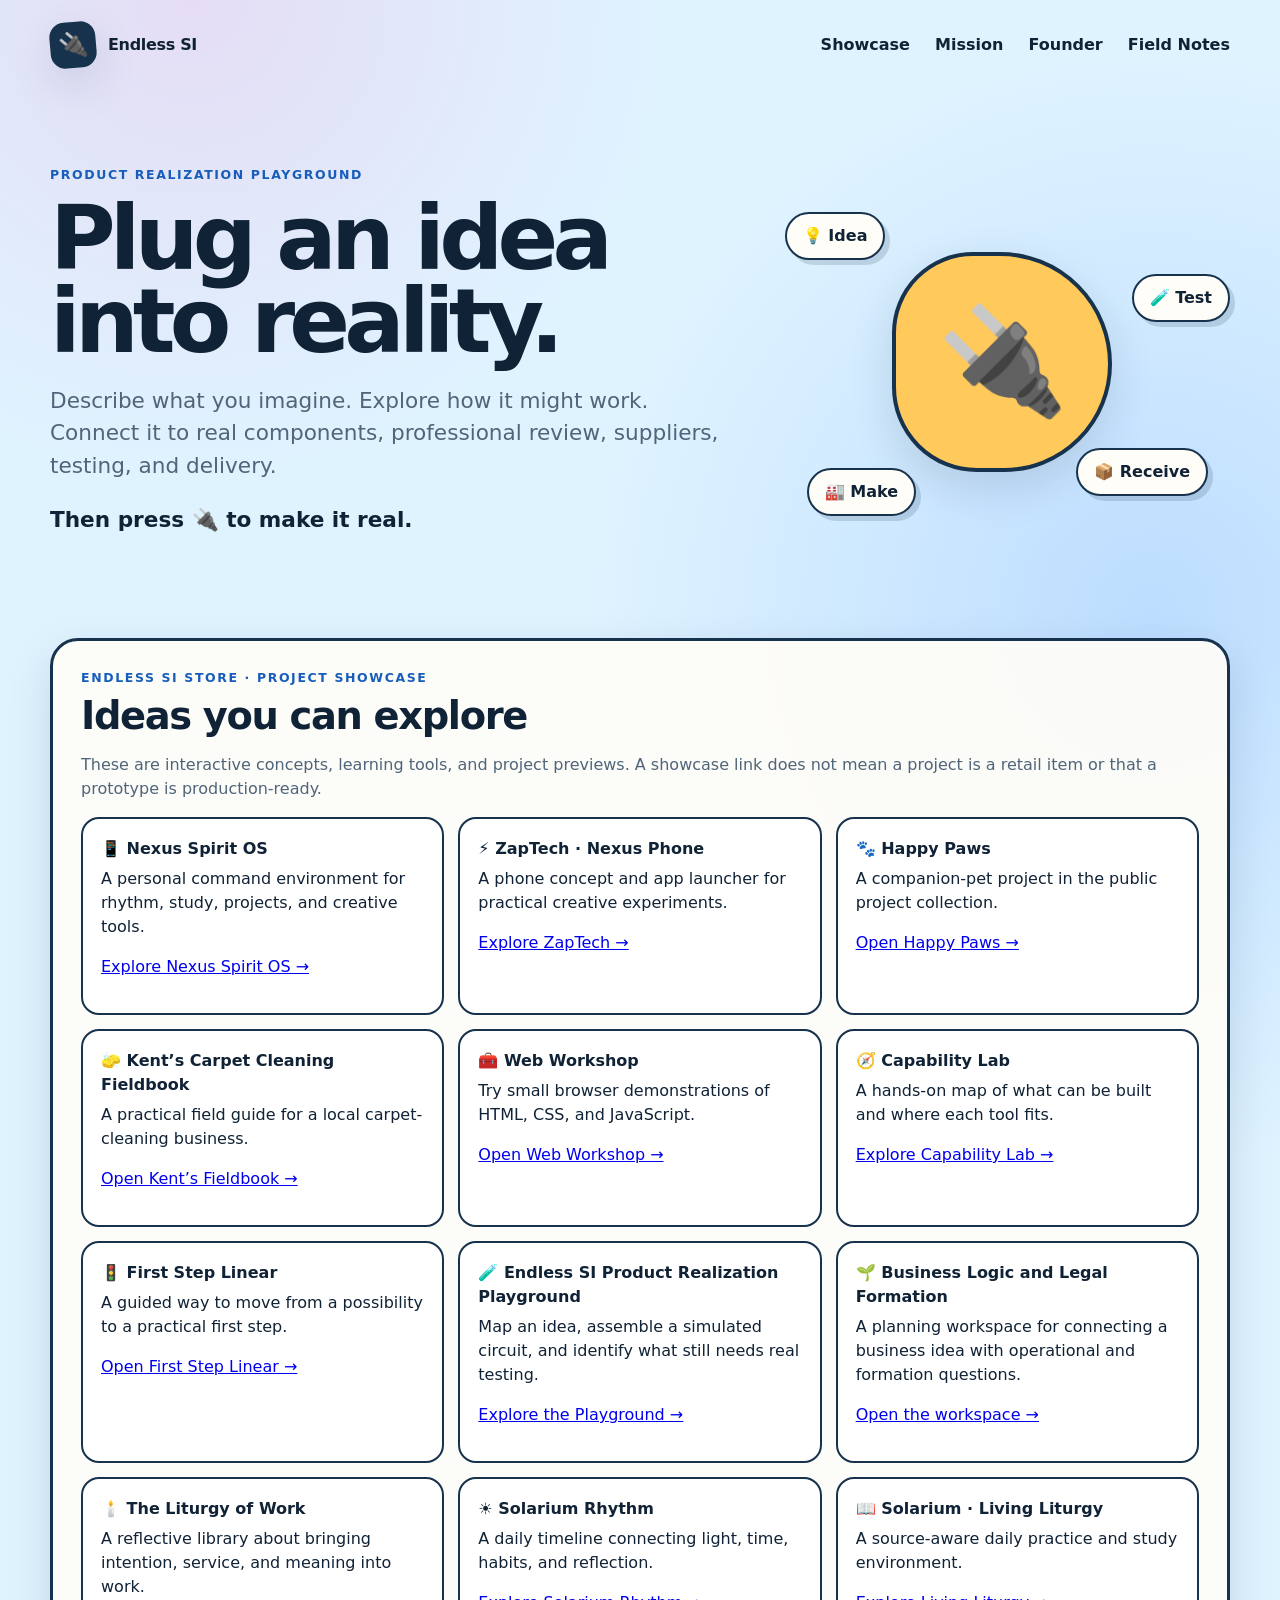
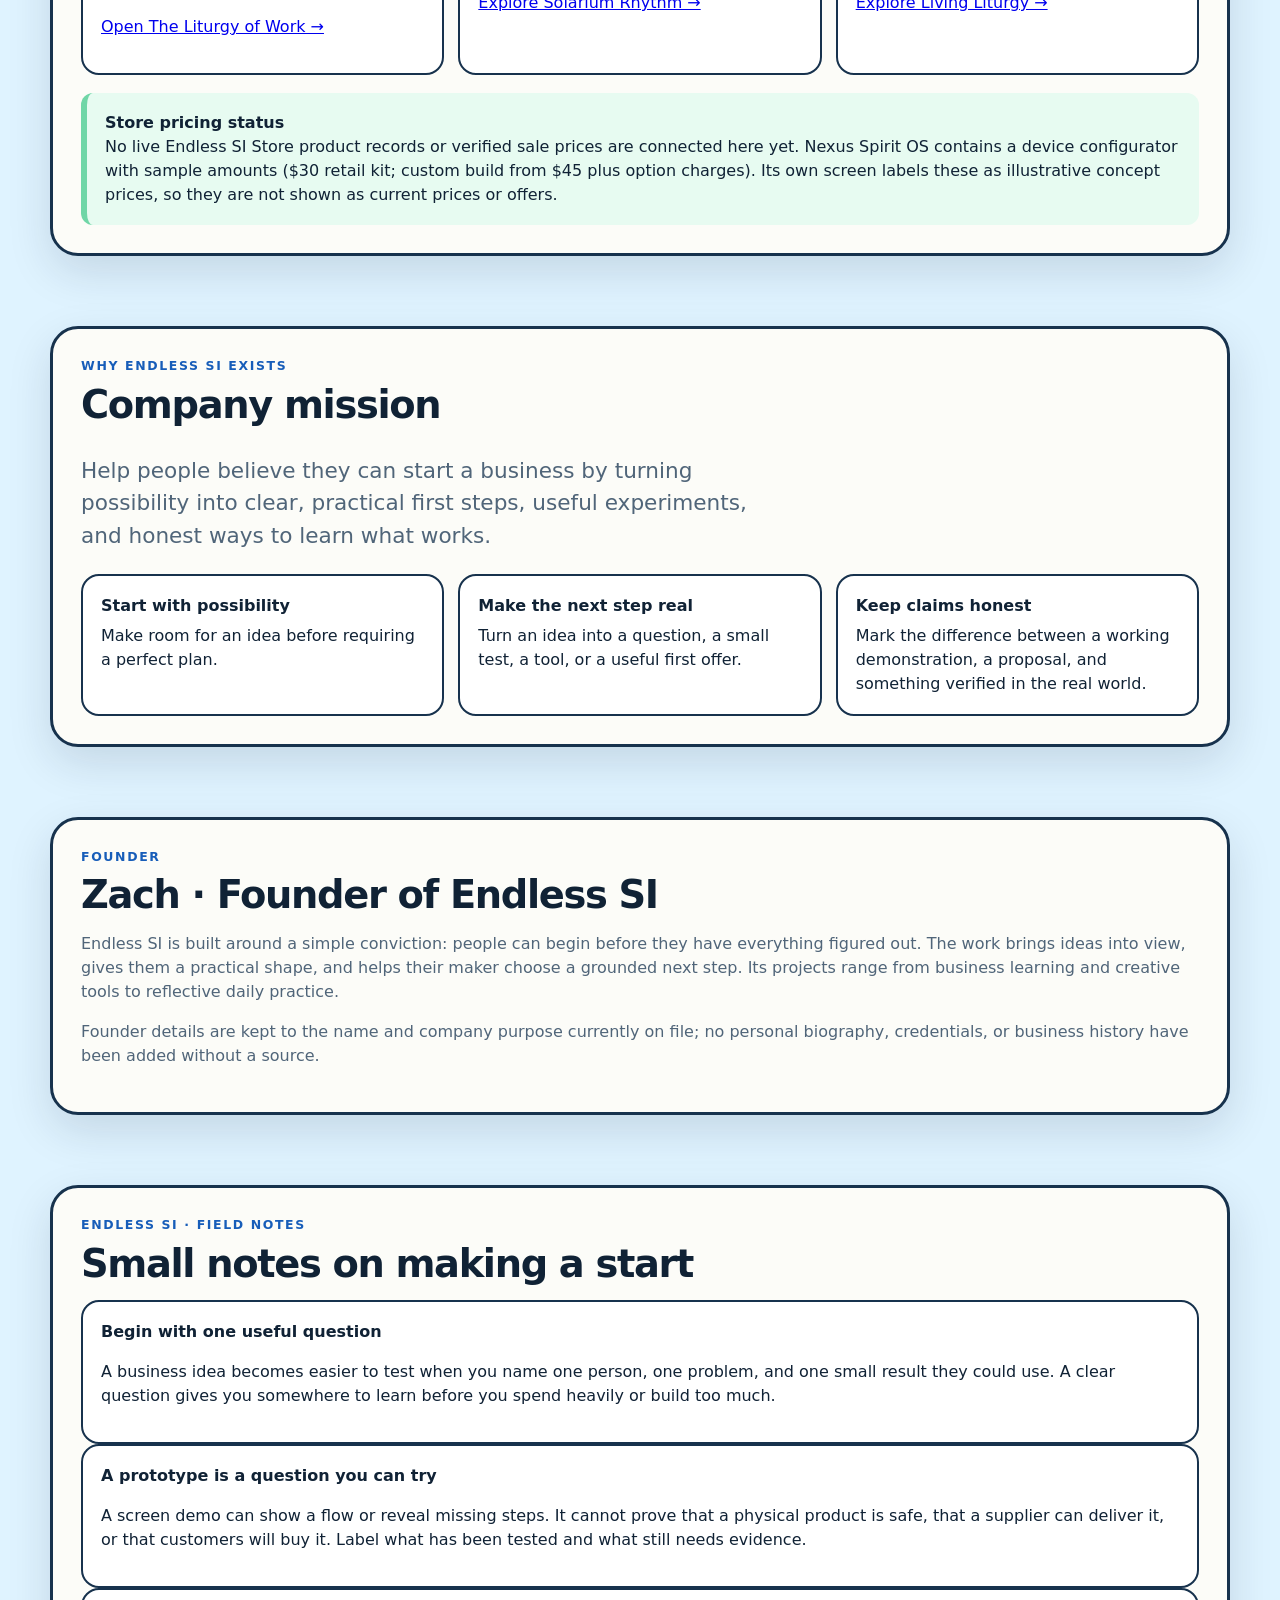
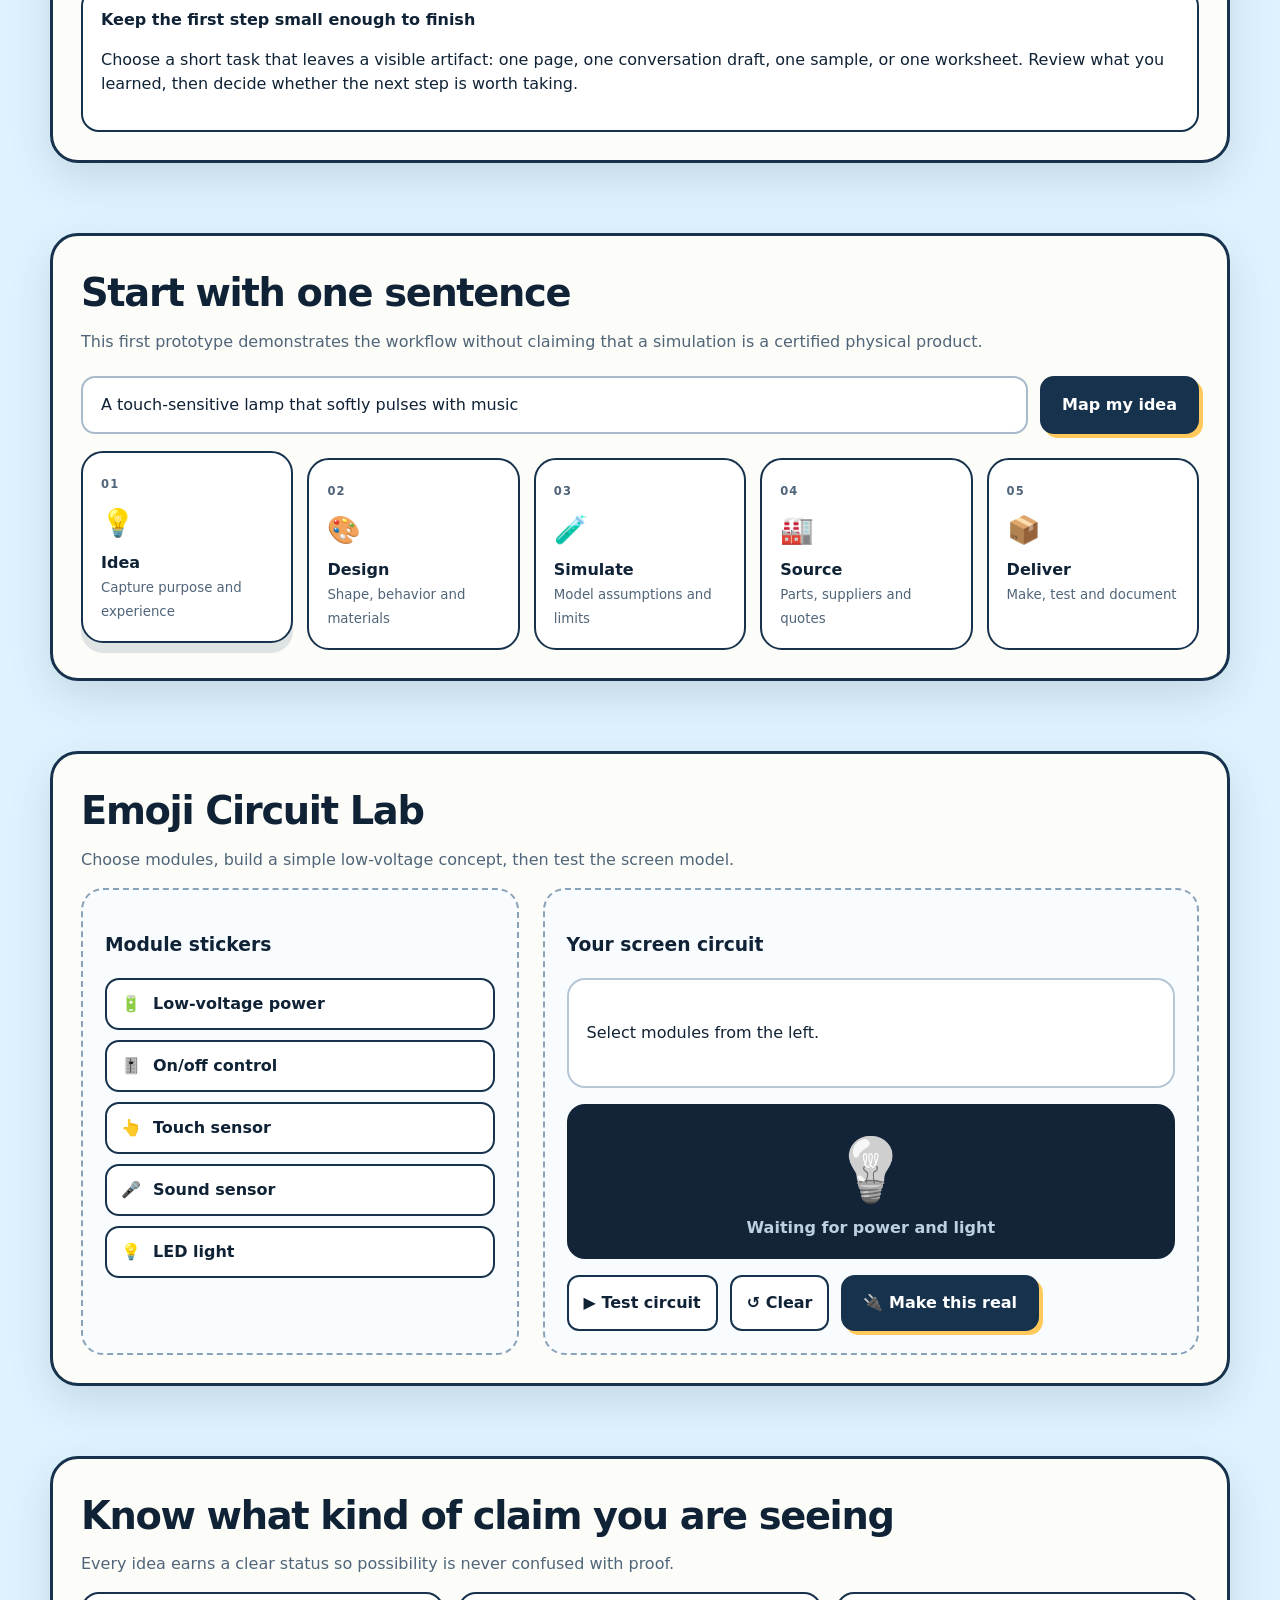
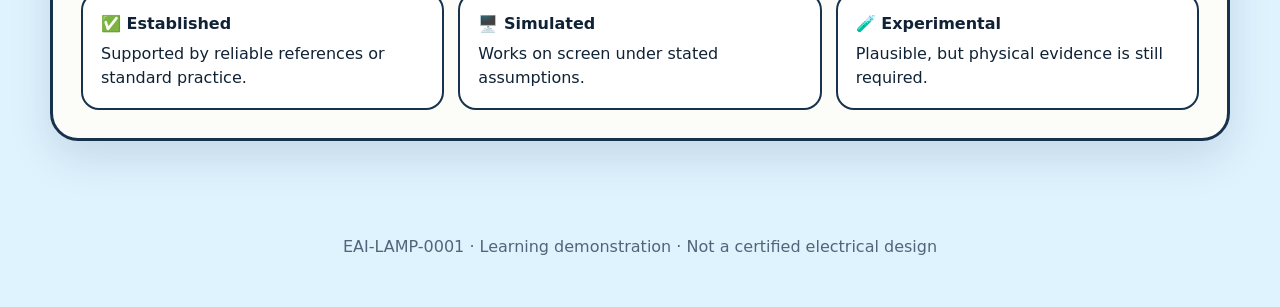
<file: index.html>
<!doctype html>
<html lang="en">
<head>
  <meta charset="utf-8">
  <meta name="viewport" content="width=device-width, initial-scale=1">
  <meta name="description" content="Explore how Endless SI moves an idea from imagination to a feasible, testable product.">
  <title>Endless SI Product Realization Playground</title>
  <style>
    :root {
      --ink: #102235;
      --muted: #506579;
      --sky: #dff3ff;
      --paper: #fffdf8;
      --blue: #3386ff;
      --pink: #ff79c9;
      --gold: #ffc95c;
      --green: #70d6a7;
      --purple: #c99aff;
      --line: #17324d;
      --shadow: 0 16px 44px rgba(16, 34, 53, .13);
    }
    * { box-sizing: border-box; }
    body {
      margin: 0;
      color: var(--ink);
      background:
        radial-gradient(circle at 15% 0%, rgba(255,121,201,.18), transparent 30rem),
        radial-gradient(circle at 90% 12%, rgba(51,134,255,.20), transparent 35rem),
        var(--sky);
      font-family: Inter, ui-rounded, "Segoe UI", system-ui, sans-serif;
      line-height: 1.5;
    }
    button, input { font: inherit; }
    button { cursor: pointer; }
    .shell { width: min(1180px, calc(100% - 32px)); margin: auto; }
    header {
      display: flex;
      align-items: center;
      justify-content: space-between;
      gap: 20px;
      padding: 22px 0;
    }
    .brand { display: flex; align-items: center; gap: 12px; font-weight: 850; letter-spacing: -.02em; }
    .brand-mark {
      display: grid;
      place-items: center;
      width: 46px;
      height: 46px;
      border-radius: 15px;
      color: white;
      background: var(--line);
      box-shadow: var(--shadow);
      font-size: 24px;
      transform: rotate(-5deg);
    }
    nav a { color: var(--ink); text-decoration: none; font-weight: 700; margin-left: 20px; }
    .hero {
      display: grid;
      grid-template-columns: 1.2fr .8fr;
      align-items: center;
      gap: 42px;
      padding: 76px 0 52px;
    }
    .eyebrow { color: #175db9; font-weight: 850; text-transform: uppercase; letter-spacing: .13em; font-size: .78rem; }
    h1 { margin: 12px 0 18px; font-size: clamp(2.7rem, 7vw, 6rem); line-height: .93; letter-spacing: -.065em; }
    .lead { max-width: 690px; color: var(--muted); font-size: clamp(1.08rem, 2vw, 1.35rem); }
    .promise { color: var(--ink); font-weight: 800; }
    .plug-art {
      min-height: 340px;
      display: grid;
      place-items: center;
      position: relative;
    }
    .plug {
      display: grid;
      place-items: center;
      width: 220px;
      height: 220px;
      border: 4px solid var(--line);
      border-radius: 42% 58% 56% 44%;
      background: var(--gold);
      font-size: 105px;
      box-shadow: var(--shadow);
      animation: float 4s ease-in-out infinite;
    }
    .orbit {
      position: absolute;
      padding: 10px 16px;
      border: 2px solid var(--line);
      border-radius: 999px;
      background: var(--paper);
      font-weight: 800;
      box-shadow: 5px 5px 0 rgba(23,50,77,.16);
    }
    .o1 { top: 20px; left: 10px; } .o2 { right: 0; top: 82px; }
    .o3 { bottom: 16px; left: 32px; } .o4 { right: 22px; bottom: 36px; }
    @keyframes float { 50% { transform: translateY(-12px) rotate(3deg); } }
    .panel {
      margin: 28px 0 70px;
      padding: 28px;
      border: 3px solid var(--line);
      border-radius: 28px;
      background: rgba(255,253,248,.92);
      box-shadow: var(--shadow);
    }
    .panel h2 { margin: 0 0 8px; font-size: clamp(1.6rem, 3vw, 2.4rem); letter-spacing: -.035em; }
    .panel-intro { margin-top: 0; color: var(--muted); }
    .idea-row { display: flex; gap: 12px; margin-top: 22px; }
    .idea-row input {
      flex: 1;
      min-width: 0;
      padding: 15px 18px;
      border: 2px solid #a8bacb;
      border-radius: 14px;
      background: white;
      color: var(--ink);
    }
    .primary {
      padding: 14px 20px;
      border: 2px solid var(--line);
      border-radius: 14px;
      background: var(--line);
      color: white;
      font-weight: 850;
      box-shadow: 4px 4px 0 var(--gold);
    }
    .stages {
      display: grid;
      grid-template-columns: repeat(5, 1fr);
      gap: 14px;
      margin-top: 24px;
    }
    .stage {
      min-height: 144px;
      padding: 18px;
      border: 2px solid var(--line);
      border-radius: 22px;
      background: white;
      transition: transform .18s ease, opacity .18s ease;
    }
    .stage.active { transform: translateY(-7px); box-shadow: 0 10px 0 rgba(23,50,77,.12); }
    .stage.done { background: #e1faed; }
    .stage-number { color: var(--muted); font-size: .72rem; font-weight: 850; letter-spacing: .1em; }
    .stage-icon { display: block; margin: 8px 0; font-size: 27px; }
    .stage strong { display: block; }
    .stage small { color: var(--muted); }
    .lab-grid { display: grid; grid-template-columns: .8fr 1.2fr; gap: 24px; }
    .module-bank, .canvas {
      min-height: 360px;
      padding: 22px;
      border: 2px dashed #8aa2b8;
      border-radius: 22px;
      background: #f8fcff;
    }
    .modules { display: grid; gap: 10px; }
    .module {
      display: flex;
      align-items: center;
      gap: 12px;
      width: 100%;
      padding: 12px 14px;
      border: 2px solid var(--line);
      border-radius: 14px;
      background: white;
      color: var(--ink);
      text-align: left;
      font-weight: 750;
    }
    .module.selected { background: var(--gold); transform: translateX(5px); }
    .circuit {
      display: flex;
      flex-wrap: wrap;
      align-items: center;
      gap: 12px;
      min-height: 110px;
      padding: 18px;
      border: 2px solid #b7c7d5;
      border-radius: 18px;
      background: white;
    }
    .circuit-piece {
      padding: 11px 14px;
      border: 2px solid var(--line);
      border-radius: 14px;
      background: #f2eaff;
      font-weight: 800;
    }
    .wire { color: var(--blue); font-size: 22px; font-weight: 900; }
    .output {
      display: grid;
      place-items: center;
      min-height: 155px;
      margin-top: 16px;
      border-radius: 18px;
      background: #132439;
      color: #bdd0e1;
      text-align: center;
    }
    .bulb { font-size: 62px; filter: grayscale(1); transition: .25s ease; }
    .output.on .bulb { filter: none drop-shadow(0 0 18px #fff099); transform: scale(1.08); }
    .output.on { color: white; background: radial-gradient(circle, #786a20, #132439 65%); }
    .actions { display: flex; flex-wrap: wrap; gap: 12px; margin-top: 16px; }
    .actions a { text-decoration: none; }
    #mercy-network .actions { margin-bottom: 18px; }
    .secondary {
      padding: 11px 15px;
      border: 2px solid var(--line);
      border-radius: 12px;
      background: white;
      color: var(--ink);
      font-weight: 800;
    }
    .result {
      display: none;
      margin-top: 18px;
      padding: 18px;
      border-left: 6px solid var(--green);
      border-radius: 12px;
      background: #e7fbf1;
    }
    .result.show { display: block; }
    .truth-grid { display: grid; grid-template-columns: repeat(3, 1fr); gap: 14px; }
    .truth { padding: 18px; border: 2px solid var(--line); border-radius: 18px; background: white; }
    .truth strong { display: block; margin-bottom: 6px; }
    footer { padding: 24px 0 48px; color: var(--muted); text-align: center; }
    @media (max-width: 850px) {
      .hero, .lab-grid { grid-template-columns: 1fr; }
      .hero { padding-top: 40px; }
      .plug-art { min-height: 290px; }
      .stages { grid-template-columns: 1fr 1fr; }
      .truth-grid { grid-template-columns: 1fr; }
    }
    @media (max-width: 540px) {
      nav { display: none; }
      .idea-row { flex-direction: column; }
      .stages { grid-template-columns: 1fr; }
      .panel { padding: 20px; }
    }
  </style>
</head>
<body>
  <header class="shell">
    <div class="brand"><span class="brand-mark">🔌</span><span>Endless SI</span></div>
    <nav aria-label="Primary">
      <a href="#showcase">Showcase</a>
      <a href="#mission">Mission</a>
      <a href="#founder">Founder</a>
      <a href="#field-notes">Field Notes</a>
    </nav>
  </header>

  <main class="shell">
    <section class="hero">
      <div>
        <div class="eyebrow">Product Realization Playground</div>
        <h1>Plug an idea into reality.</h1>
        <p class="lead">Describe what you imagine. Explore how it might work. Connect it to real components, professional review, suppliers, testing, and delivery.</p>
        <p class="lead promise">Then press 🔌 to make it real.</p>
      </div>
      <div class="plug-art" aria-label="The plug connects an idea to a product">
        <span class="orbit o1">💡 Idea</span>
        <span class="orbit o2">🧪 Test</span>
        <span class="orbit o3">🏭 Make</span>
        <span class="orbit o4">📦 Receive</span>
        <div class="plug">🔌</div>
      </div>
    </section>

 <section class="panel" id="showcase">
      <div class="eyebrow">Endless SI Store · project showcase</div>
      <h2>Ideas you can explore</h2>
      <p class="panel-intro">These are interactive concepts, learning tools, and project previews. A showcase link does not mean a project is a retail item or that a prototype is production-ready.</p>
      <div class="truth-grid">
        <article class="truth"><strong>📱 Nexus Spirit OS</strong><span>A personal command environment for rhythm, study, projects, and creative tools.</span><p><a href="https://nexus-spirit-os.endless3ai.chatgpt.site" target="_blank" rel="noopener noreferrer">Explore Nexus Spirit OS →</a></p></article>
        <article class="truth"><strong>⚡ ZapTech · Nexus Phone</strong><span>A phone concept and app launcher for practical creative experiments.</span><p><a href="https://zaptech-nexus-phone.endless3ai.chatgpt.site" target="_blank" rel="noopener noreferrer">Explore ZapTech →</a></p></article>
        <article class="truth"><strong>🐾 Happy Paws</strong><span>A companion-pet project in the public project collection.</span><p><a href="https://maestro-student777.github.io/happy-paws/" target="_blank" rel="noopener noreferrer">Open Happy Paws →</a></p></article>
        <article class="truth"><strong>🧽 Kent’s Carpet Cleaning Fieldbook</strong><span>A practical field guide for a local carpet-cleaning business.</span><p><a href="kent-cleaning/" target="_blank" rel="noopener noreferrer">Open Kent’s Fieldbook →</a></p></article>
        <article class="truth"><strong>🧰 Web Workshop</strong><span>Try small browser demonstrations of HTML, CSS, and JavaScript.</span><p><a href="https://web-workshop-field-guide.endless3ai.chatgpt.site" target="_blank" rel="noopener noreferrer">Open Web Workshop →</a></p></article>
        <article class="truth"><strong>🧭 Capability Lab</strong><span>A hands-on map of what can be built and where each tool fits.</span><p><a href="https://capability-lab.endless3ai.chatgpt.site" target="_blank" rel="noopener noreferrer">Explore Capability Lab →</a></p></article>
        <article class="truth"><strong>🚦 First Step Linear</strong><span>A guided way to move from a possibility to a practical first step.</span><p><a href="https://first-step-linear.endless3ai.chatgpt.site" target="_blank" rel="noopener noreferrer">Open First Step Linear →</a></p></article>
        <article class="truth"><strong>🧪 Endless SI Product Realization Playground</strong><span>Map an idea, assemble a simulated circuit, and identify what still needs real testing.</span><p><a href="https://endless-ai-product-playground.endless3ai.chatgpt.site" target="_blank" rel="noopener noreferrer">Explore the Playground →</a></p></article>
        <article class="truth"><strong>🌱 Business Logic and Legal Formation</strong><span>A planning workspace for connecting a business idea with operational and formation questions.</span><p><a href="https://recovery-resilience.endless3ai.chatgpt.site" target="_blank" rel="noopener noreferrer">Open the workspace →</a></p></article>
        <article class="truth"><strong>🕯️ The Liturgy of Work</strong><span>A reflective library about bringing intention, service, and meaning into work.</span><p><a href="https://zach-liturgy-of-work.endless3ai.chatgpt.site" target="_blank" rel="noopener noreferrer">Open The Liturgy of Work →</a></p></article>
        <article class="truth"><strong>☀️ Solarium Rhythm</strong><span>A daily timeline connecting light, time, habits, and reflection.</span><p><a href="https://solarium-rhythm.endless3ai.chatgpt.site" target="_blank" rel="noopener noreferrer">Explore Solarium Rhythm →</a></p></article>
        <article class="truth"><strong>📖 Solarium · Living Liturgy</strong><span>A source-aware daily practice and study environment.</span><p><a href="https://solarium-living-liturgy.endless3ai.chatgpt.site" target="_blank" rel="noopener noreferrer">Explore Living Liturgy →</a></p></article>
      </div>
      <div class="result show" style="display:block">
        <strong>Store pricing status</strong><br>
        No live Endless SI Store product records or verified sale prices are connected here yet. Nexus Spirit OS contains a device configurator with sample amounts ($30 retail kit; custom build from $45 plus option charges). Its own screen labels these as illustrative concept prices, so they are not shown as current prices or offers.
      </div>
    </section>
    <section class="panel" id="mission">
      <div class="eyebrow">Why Endless SI exists</div>
      <h2>Company mission</h2>
      <p class="lead">Help people believe they can start a business by turning possibility into clear, practical first steps, useful experiments, and honest ways to learn what works.</p>
      <div class="truth-grid">
        <article class="truth"><strong>Start with possibility</strong><span>Make room for an idea before requiring a perfect plan.</span></article>
        <article class="truth"><strong>Make the next step real</strong><span>Turn an idea into a question, a small test, a tool, or a useful first offer.</span></article>
        <article class="truth"><strong>Keep claims honest</strong><span>Mark the difference between a working demonstration, a proposal, and something verified in the real world.</span></article>
      </div>
    </section>
    <section class="panel" id="founder">
      <div class="eyebrow">Founder</div>
      <h2>Zach · Founder of Endless SI</h2>
      <p class="panel-intro">Endless SI is built around a simple conviction: people can begin before they have everything figured out. The work brings ideas into view, gives them a practical shape, and helps their maker choose a grounded next step. Its projects range from business learning and creative tools to reflective daily practice.</p>
      <p class="panel-intro">Founder details are kept to the name and company purpose currently on file; no personal biography, credentials, or business history have been added without a source.</p>
    </section>
    <section class="panel" id="field-notes">
      <div class="eyebrow">Endless SI · Field Notes</div>
      <h2>Small notes on making a start</h2>
      <article class="truth"><strong>Begin with one useful question</strong><p>A business idea becomes easier to test when you name one person, one problem, and one small result they could use. A clear question gives you somewhere to learn before you spend heavily or build too much.</p></article>
      <article class="truth"><strong>A prototype is a question you can try</strong><p>A screen demo can show a flow or reveal missing steps. It cannot prove that a physical product is safe, that a supplier can deliver it, or that customers will buy it. Label what has been tested and what still needs evidence.</p></article>
      <article class="truth"><strong>Keep the first step small enough to finish</strong><p>Choose a short task that leaves a visible artifact: one page, one conversation draft, one sample, or one worksheet. Review what you learned, then decide whether the next step is worth taking.</p></article>
    </section>
    <section class="panel" id="journey">
      <h2>Start with one sentence</h2>
      <p class="panel-intro">This first prototype demonstrates the workflow without claiming that a simulation is a certified physical product.</p>
      <div class="idea-row">
        <input id="ideaInput" aria-label="Describe your product idea" value="A touch-sensitive lamp that softly pulses with music">
        <button class="primary" id="mapIdea">Map my idea</button>
      </div>
      <div class="stages" aria-live="polite">
        <article class="stage active"><span class="stage-number">01</span><span class="stage-icon">💡</span><strong>Idea</strong><small>Capture purpose and experience</small></article>
        <article class="stage"><span class="stage-number">02</span><span class="stage-icon">🎨</span><strong>Design</strong><small>Shape, behavior and materials</small></article>
        <article class="stage"><span class="stage-number">03</span><span class="stage-icon">🧪</span><strong>Simulate</strong><small>Model assumptions and limits</small></article>
        <article class="stage"><span class="stage-number">04</span><span class="stage-icon">🏭</span><strong>Source</strong><small>Parts, suppliers and quotes</small></article>
        <article class="stage"><span class="stage-number">05</span><span class="stage-icon">📦</span><strong>Deliver</strong><small>Make, test and document</small></article>
      </div>
    </section>

    <section class="panel" id="lab">
      <h2>Emoji Circuit Lab</h2>
      <p class="panel-intro">Choose modules, build a simple low-voltage concept, then test the screen model.</p>
      <div class="lab-grid">
        <div class="module-bank">
          <h3>Module stickers</h3>
          <div class="modules">
            <button class="module" data-module="🔋 Power"><span>🔋</span> Low-voltage power</button>
            <button class="module" data-module="🎚️ Control"><span>🎚️</span> On/off control</button>
            <button class="module" data-module="👆 Touch"><span>👆</span> Touch sensor</button>
            <button class="module" data-module="🎤 Sound"><span>🎤</span> Sound sensor</button>
            <button class="module" data-module="💡 Light"><span>💡</span> LED light</button>
          </div>
        </div>
        <div class="canvas">
          <h3>Your screen circuit</h3>
          <div class="circuit" id="circuit"><span>Select modules from the left.</span></div>
          <div class="output" id="output">
            <div><div class="bulb">💡</div><strong id="outputText">Waiting for power and light</strong></div>
          </div>
          <div class="actions">
            <button class="secondary" id="testCircuit">▶ Test circuit</button>
            <button class="secondary" id="clearCircuit">↺ Clear</button>
            <button class="primary" id="makeReal">🔌 Make this real</button>
          </div>
          <div class="result" id="result">
            <strong>Reality check started.</strong><br>
            Next, Endless SI would turn this concept into requirements, a bill of materials, safety boundaries, sourcing questions, and a physical test plan.
          </div>
        </div>
      </div>
    </section>

    <section class="panel" id="truth">
      <h2>Know what kind of claim you are seeing</h2>
      <p class="panel-intro">Every idea earns a clear status so possibility is never confused with proof.</p>
      <div class="truth-grid">
        <article class="truth"><strong>✅ Established</strong><span>Supported by reliable references or standard practice.</span></article>
        <article class="truth"><strong>🖥️ Simulated</strong><span>Works on screen under stated assumptions.</span></article>
        <article class="truth"><strong>🧪 Experimental</strong><span>Plausible, but physical evidence is still required.</span></article>
      </div>
    </section>
  </main>

  <footer class="shell">EAI-LAMP-0001 · Learning demonstration · Not a certified electrical design</footer>

  <script>
    const selected = [];
    const circuit = document.getElementById('circuit');
    const output = document.getElementById('output');
    const outputText = document.getElementById('outputText');
    const result = document.getElementById('result');
    const stages = [...document.querySelectorAll('.stage')];

    function renderCircuit() {
      if (!selected.length) {
        circuit.innerHTML = '<span>Select modules from the left.</span>';
        return;
      }
      circuit.innerHTML = selected.map(function(item, index) {
        const wire = index ? '<span class="wire">→</span>' : '';
        return wire + '<span class="circuit-piece">' + item + '</span>';
      }).join('');
    }

    document.querySelectorAll('.module').forEach(function(button) {
      button.addEventListener('click', function() {
        const moduleName = button.dataset.module;
        const existing = selected.indexOf(moduleName);
        if (existing >= 0) {
          selected.splice(existing, 1);
          button.classList.remove('selected');
        } else {
          selected.push(moduleName);
          button.classList.add('selected');
        }
        output.classList.remove('on');
        result.classList.remove('show');
        renderCircuit();
      });
    });

    document.getElementById('testCircuit').addEventListener('click', function() {
      const hasPower = selected.includes('🔋 Power');
      const hasLight = selected.includes('💡 Light');
      if (hasPower && hasLight) {
        output.classList.add('on');
        outputText.textContent = selected.includes('🎤 Sound') ? 'Light responds to the simulated sound signal' :
          selected.includes('👆 Touch') ? 'Light responds to the simulated touch signal' :
          'The simulated light is on';
      } else {
        output.classList.remove('on');
        outputText.textContent = 'Add both 🔋 power and 💡 light';
      }
    });

    document.getElementById('clearCircuit').addEventListener('click', function() {
      selected.splice(0, selected.length);
      document.querySelectorAll('.module').forEach(function(button) { button.classList.remove('selected'); });
      output.classList.remove('on');
      outputText.textContent = 'Waiting for power and light';
      result.classList.remove('show');
      renderCircuit();
    });

    document.getElementById('makeReal').addEventListener('click', function() {
      result.classList.add('show');
    });

    document.getElementById('mapIdea').addEventListener('click', function() {
      let index = 0;
      stages.forEach(function(stage) { stage.classList.remove('active', 'done'); });
      function advance() {
        if (index > 0) stages[index - 1].classList.add('done');
        if (index < stages.length) {
          stages.forEach(function(stage) { stage.classList.remove('active'); });
          stages[index].classList.add('active');
          index += 1;
          window.setTimeout(advance, 420);
        }
      }
      advance();
    });
  </script>
</body>
</html>
</file>
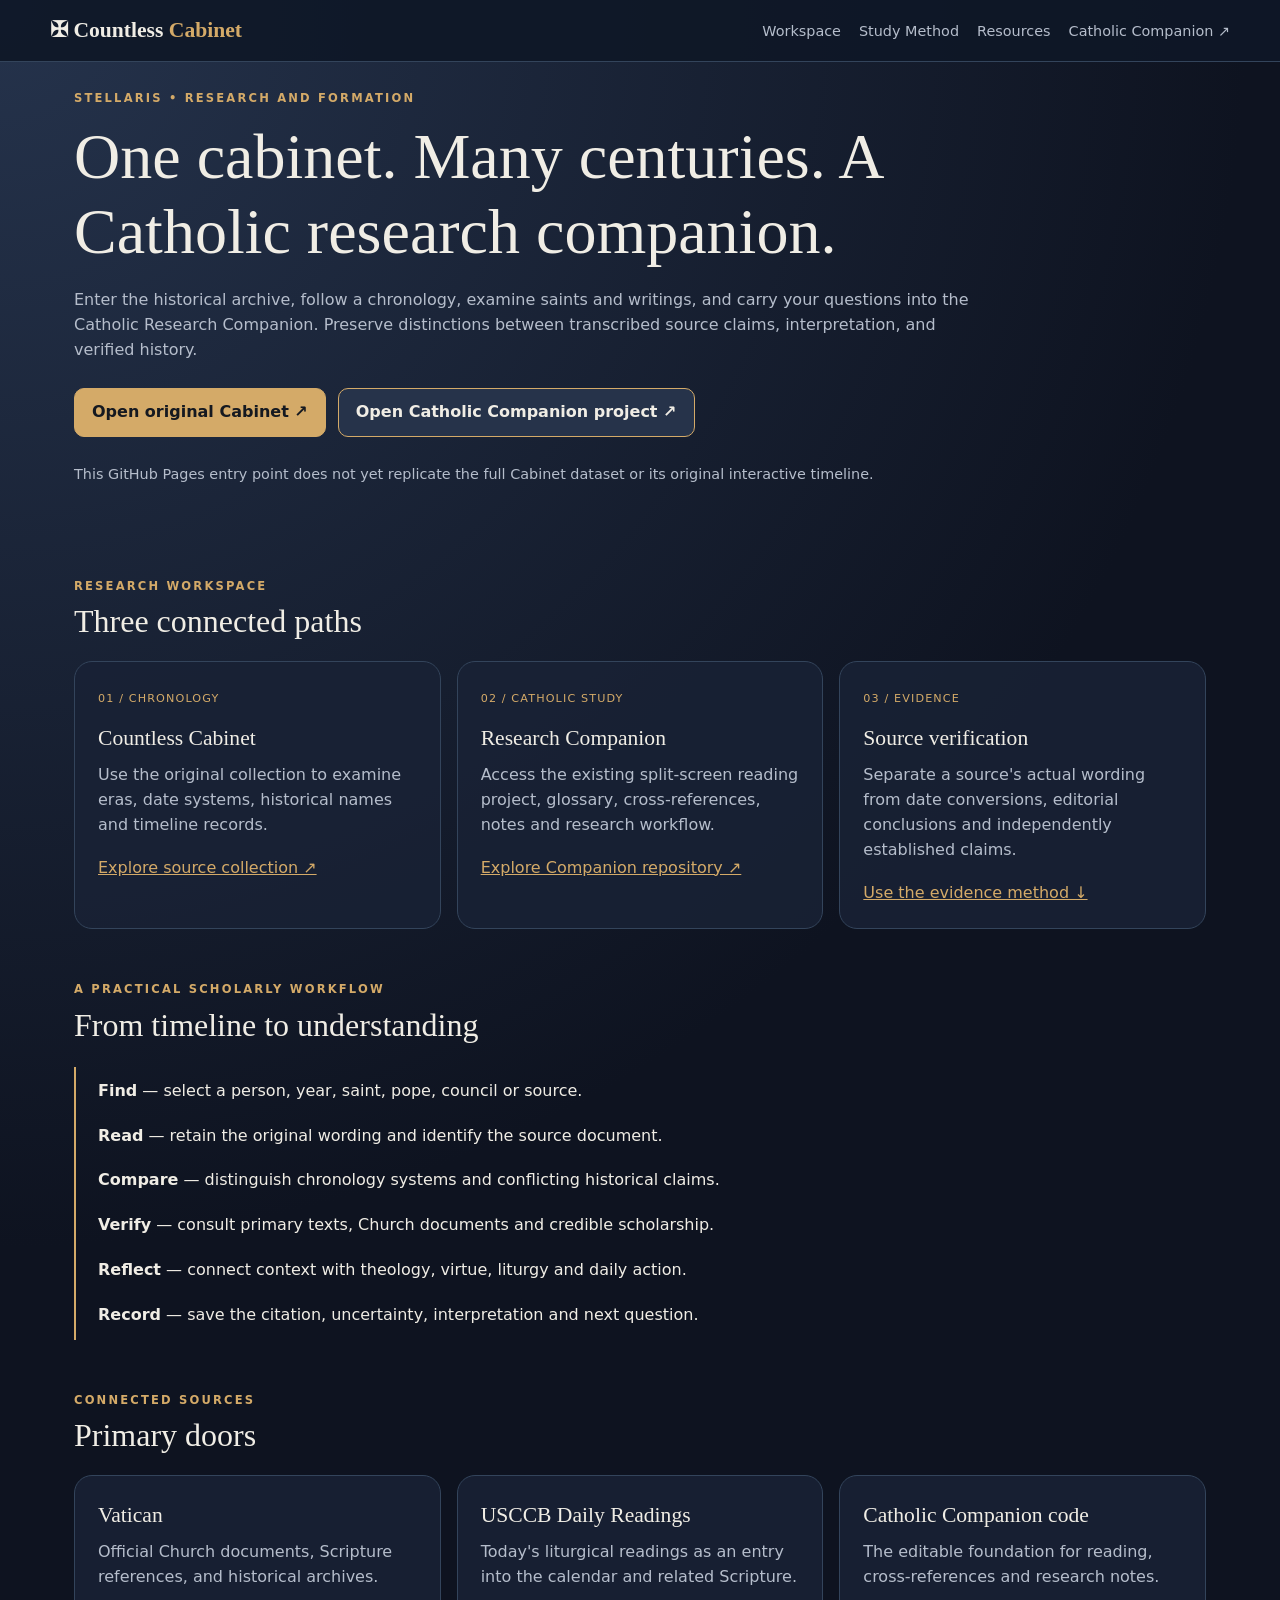
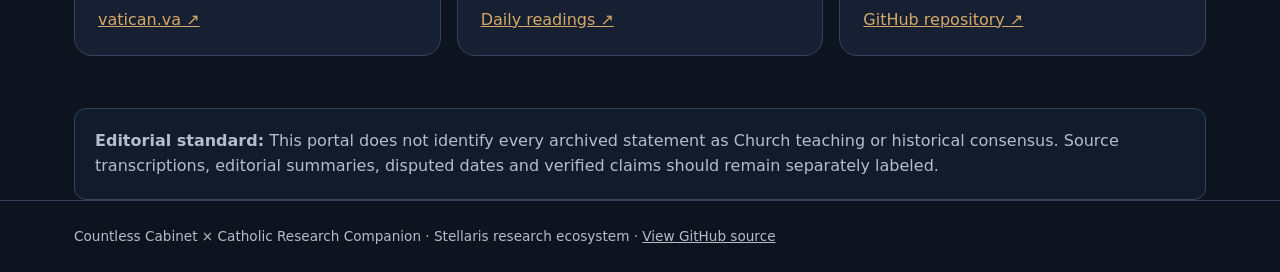
<file: countless-cabinet/index.html>
<!doctype html>
<html lang="en"><head><meta charset="utf-8"><meta name="viewport" content="width=device-width,initial-scale=1">
<title>Countless Cabinet | Catholic Companion</title>
<meta name="description" content="A Catholic research launchpad for chronology, saints, sources and the Catholic Research Companion.">
<style>
:root{color-scheme:dark;--bg:#0e1320;--panel:#192235;--line:#33445b;--ink:#f0ede5;--dim:#b5bdcb;--gold:#d4aa68}
*{box-sizing:border-box}body{margin:0;background:radial-gradient(circle at top left,#25334c,var(--bg) 55%);color:var(--ink);font:16px/1.55 system-ui,Arial,sans-serif}a{color:inherit}header{border-bottom:1px solid var(--line);background:#0f1827e8;position:sticky;top:0;z-index:3}.wrap{max-width:1180px;margin:auto;padding:0 24px}.bar{display:flex;justify-content:space-between;align-items:center;gap:16px;flex-wrap:wrap;padding:14px 0}.brand{font-family:Georgia,serif;font-size:1.35rem;font-weight:bold;text-decoration:none}.brand span{color:var(--gold)}nav{display:flex;gap:18px;flex-wrap:wrap}nav a{font-size:.9rem;color:var(--dim);text-decoration:none}nav a:hover{color:var(--gold)}main{padding:40px 0 70px}.eyebrow{text-transform:uppercase;letter-spacing:.19em;color:var(--gold);font-size:.72rem;font-weight:bold}.hero{padding:28px 0 36px;max-width:900px}h1,h2,h3{font-family:Georgia,serif;font-weight:500;line-height:1.17}h1{font-size:clamp(2.2rem,5vw,4.4rem);margin:12px 0 18px}h2{font-size:2rem;margin:8px 0 20px}h3{font-size:1.35rem;margin:4px 0 12px}p{color:var(--dim);margin:0 0 18px}.actions{display:flex;gap:12px;flex-wrap:wrap;margin:26px 0}.btn{display:inline-block;text-decoration:none;border:1px solid var(--gold);border-radius:10px;padding:11px 17px;color:var(--ink);background:#26334a;font-weight:650}.btn.primary{background:var(--gold);color:#151920}.btn:hover{filter:brightness(1.15)}section{margin:38px 0 52px;scroll-margin-top:90px}.grid{display:grid;grid-template-columns:repeat(3,minmax(0,1fr));gap:16px}.card{border:1px solid var(--line);background:#192235df;border-radius:18px;padding:23px;min-width:0}.card a{color:var(--gold)}.tag{display:inline-block;color:var(--gold);font-size:.7rem;letter-spacing:.1em;text-transform:uppercase;margin-bottom:15px}.muted{font-size:.9rem}.flow{border-left:2px solid var(--gold);padding:2px 0 2px 22px;margin:22px 0}.flow div{padding:10px 0}.flow strong{color:var(--ink)}.notice{border:1px solid var(--line);background:#111b2b;padding:20px;border-radius:12px}.notice p{margin:0}footer{border-top:1px solid var(--line);padding:25px 0;color:var(--dim);font-size:.85rem}@media(max-width:760px){.grid{grid-template-columns:1fr}main{padding-top:16px}}
</style></head>
<body><header><div class="wrap bar"><a class="brand" href="#top">✠ Countless <span>Cabinet</span></a><nav><a href="#workspace">Workspace</a><a href="#method">Study Method</a><a href="#sources">Resources</a><a href="https://github.com/Maestro-Student777/Catholic-Companion">Catholic Companion ↗</a></nav></div></header>
<main class="wrap" id="top"><div class="hero"><div class="eyebrow">Stellaris • Research and formation</div><h1>One cabinet. Many centuries. A Catholic research companion.</h1><p>Enter the historical archive, follow a chronology, examine saints and writings, and carry your questions into the Catholic Research Companion. Preserve distinctions between transcribed source claims, interpretation, and verified history.</p><div class="actions"><a class="btn primary" href="https://countless-cabinet.endless3ai.chatgpt.site/" target="_blank" rel="noopener">Open original Cabinet ↗</a><a class="btn" href="https://github.com/Maestro-Student777/Catholic-Companion" target="_blank" rel="noopener">Open Catholic Companion project ↗</a></div><p class="muted">This GitHub Pages entry point does not yet replicate the full Cabinet dataset or its original interactive timeline.</p></div>
<section id="workspace"><div class="eyebrow">Research workspace</div><h2>Three connected paths</h2><div class="grid">
<div class="card"><span class="tag">01 / Chronology</span><h3>Countless Cabinet</h3><p>Use the original collection to examine eras, date systems, historical names and timeline records.</p><a href="https://countless-cabinet.endless3ai.chatgpt.site/" target="_blank" rel="noopener">Explore source collection ↗</a></div>
<div class="card"><span class="tag">02 / Catholic study</span><h3>Research Companion</h3><p>Access the existing split-screen reading project, glossary, cross-references, notes and research workflow.</p><a href="https://github.com/Maestro-Student777/Catholic-Companion" target="_blank" rel="noopener">Explore Companion repository ↗</a></div>
<div class="card"><span class="tag">03 / Evidence</span><h3>Source verification</h3><p>Separate a source's actual wording from date conversions, editorial conclusions and independently established claims.</p><a href="#method">Use the evidence method ↓</a></div>
</div></section>
<section id="method"><div class="eyebrow">A practical scholarly workflow</div><h2>From timeline to understanding</h2><div class="flow"><div><strong>Find</strong> — select a person, year, saint, pope, council or source.</div><div><strong>Read</strong> — retain the original wording and identify the source document.</div><div><strong>Compare</strong> — distinguish chronology systems and conflicting historical claims.</div><div><strong>Verify</strong> — consult primary texts, Church documents and credible scholarship.</div><div><strong>Reflect</strong> — connect context with theology, virtue, liturgy and daily action.</div><div><strong>Record</strong> — save the citation, uncertainty, interpretation and next question.</div></div></section>
<section id="sources"><div class="eyebrow">Connected sources</div><h2>Primary doors</h2><div class="grid"><div class="card"><h3>Vatican</h3><p>Official Church documents, Scripture references, and historical archives.</p><a href="https://www.vatican.va/" target="_blank" rel="noopener">vatican.va ↗</a></div><div class="card"><h3>USCCB Daily Readings</h3><p>Today's liturgical readings as an entry into the calendar and related Scripture.</p><a href="https://bible.usccb.org/daily-bible-reading" target="_blank" rel="noopener">Daily readings ↗</a></div><div class="card"><h3>Catholic Companion code</h3><p>The editable foundation for reading, cross-references and research notes.</p><a href="https://github.com/Maestro-Student777/Catholic-Companion" target="_blank" rel="noopener">GitHub repository ↗</a></div></div></section>
<div class="notice"><p><strong>Editorial standard:</strong> This portal does not identify every archived statement as Church teaching or historical consensus. Source transcriptions, editorial summaries, disputed dates and verified claims should remain separately labeled.</p></div>
</main><footer><div class="wrap">Countless Cabinet × Catholic Research Companion · Stellaris research ecosystem · <a href="https://github.com/Maestro-Student777/endless-ai-product-realization">View GitHub source</a></div></footer></body></html>
</file>
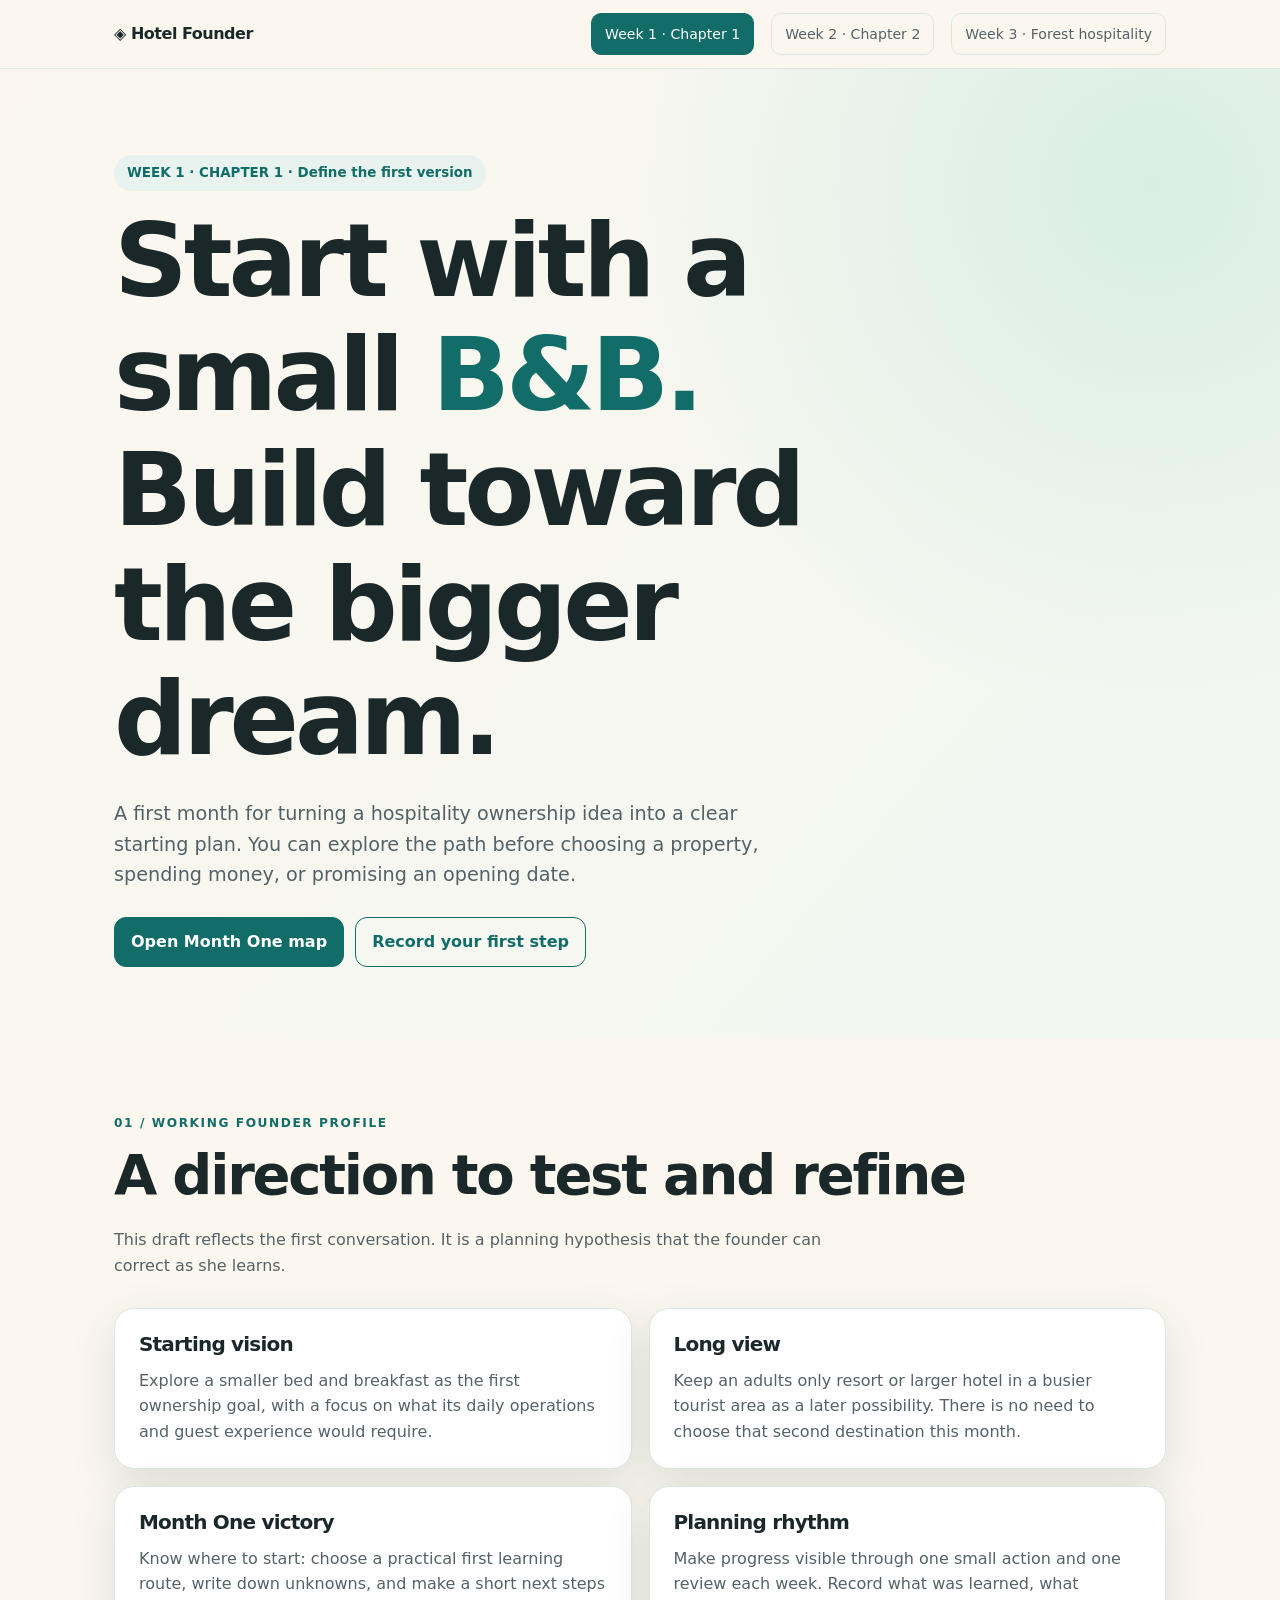
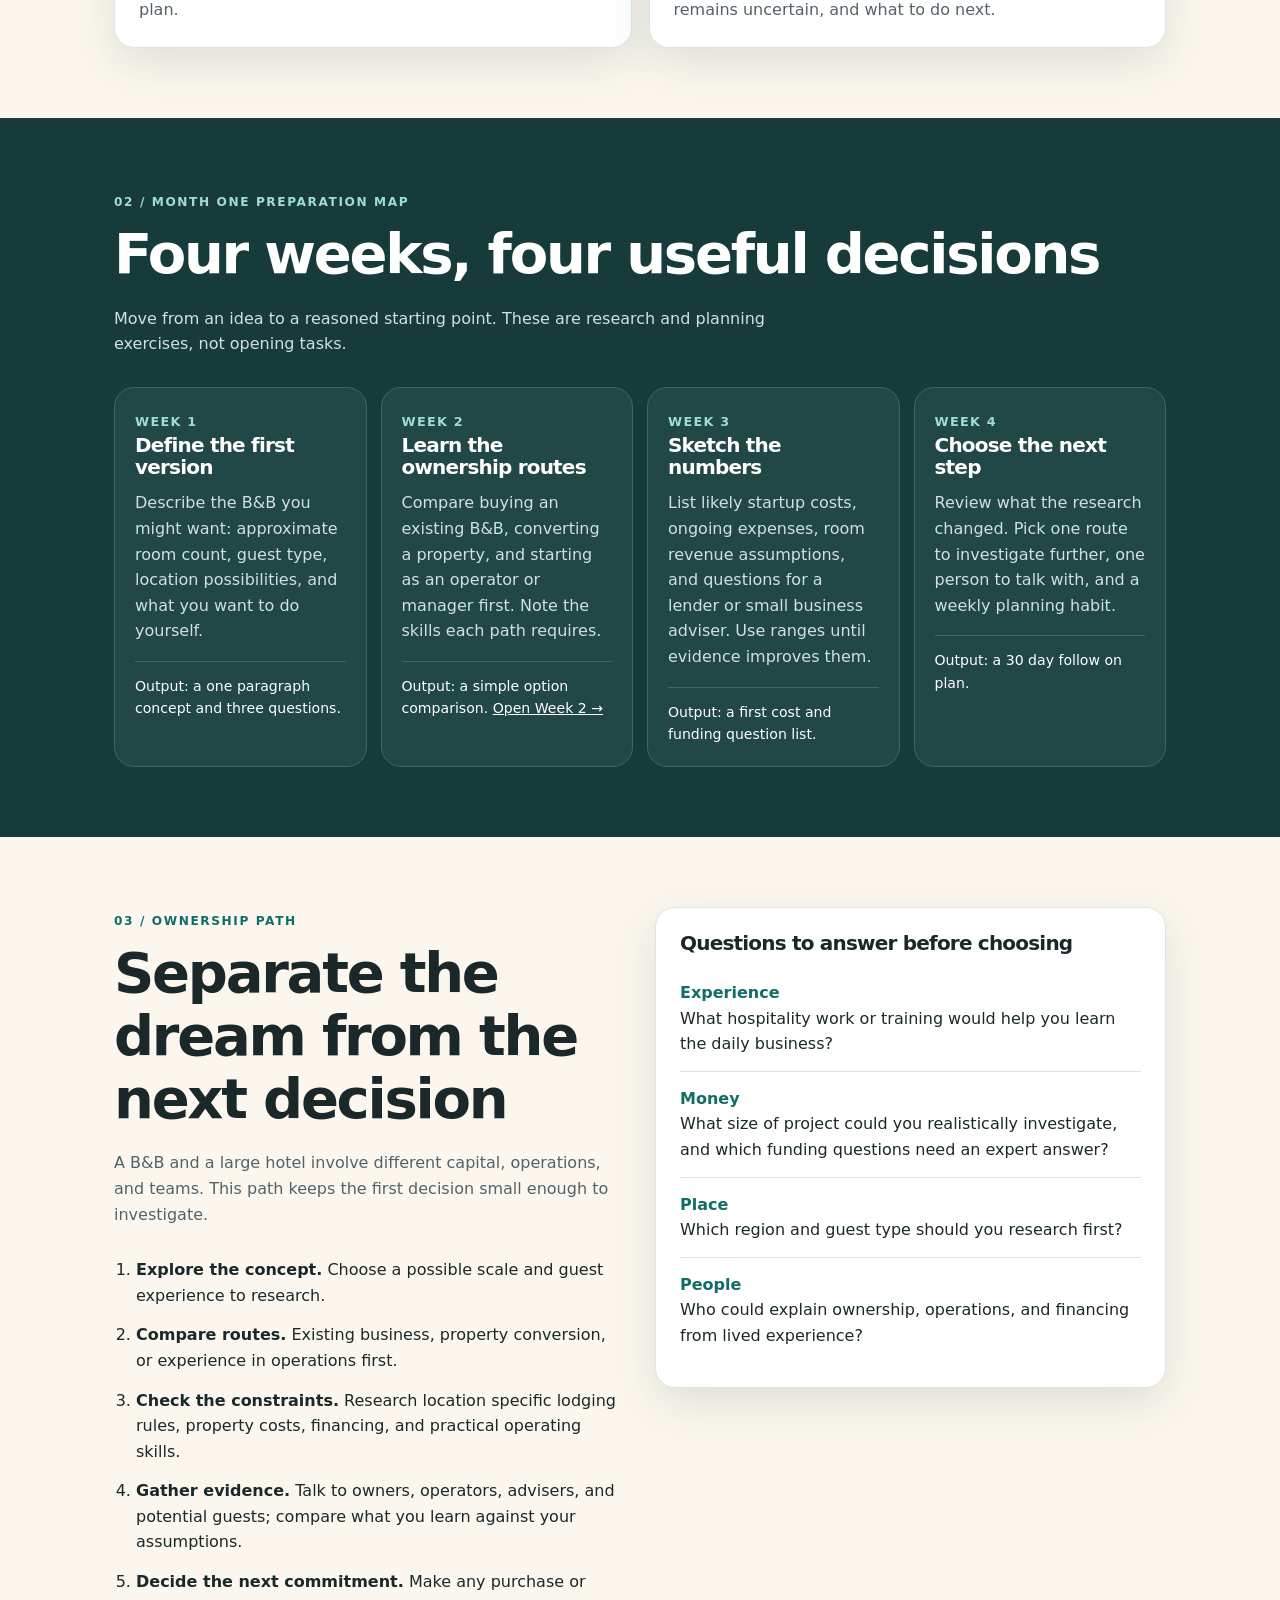
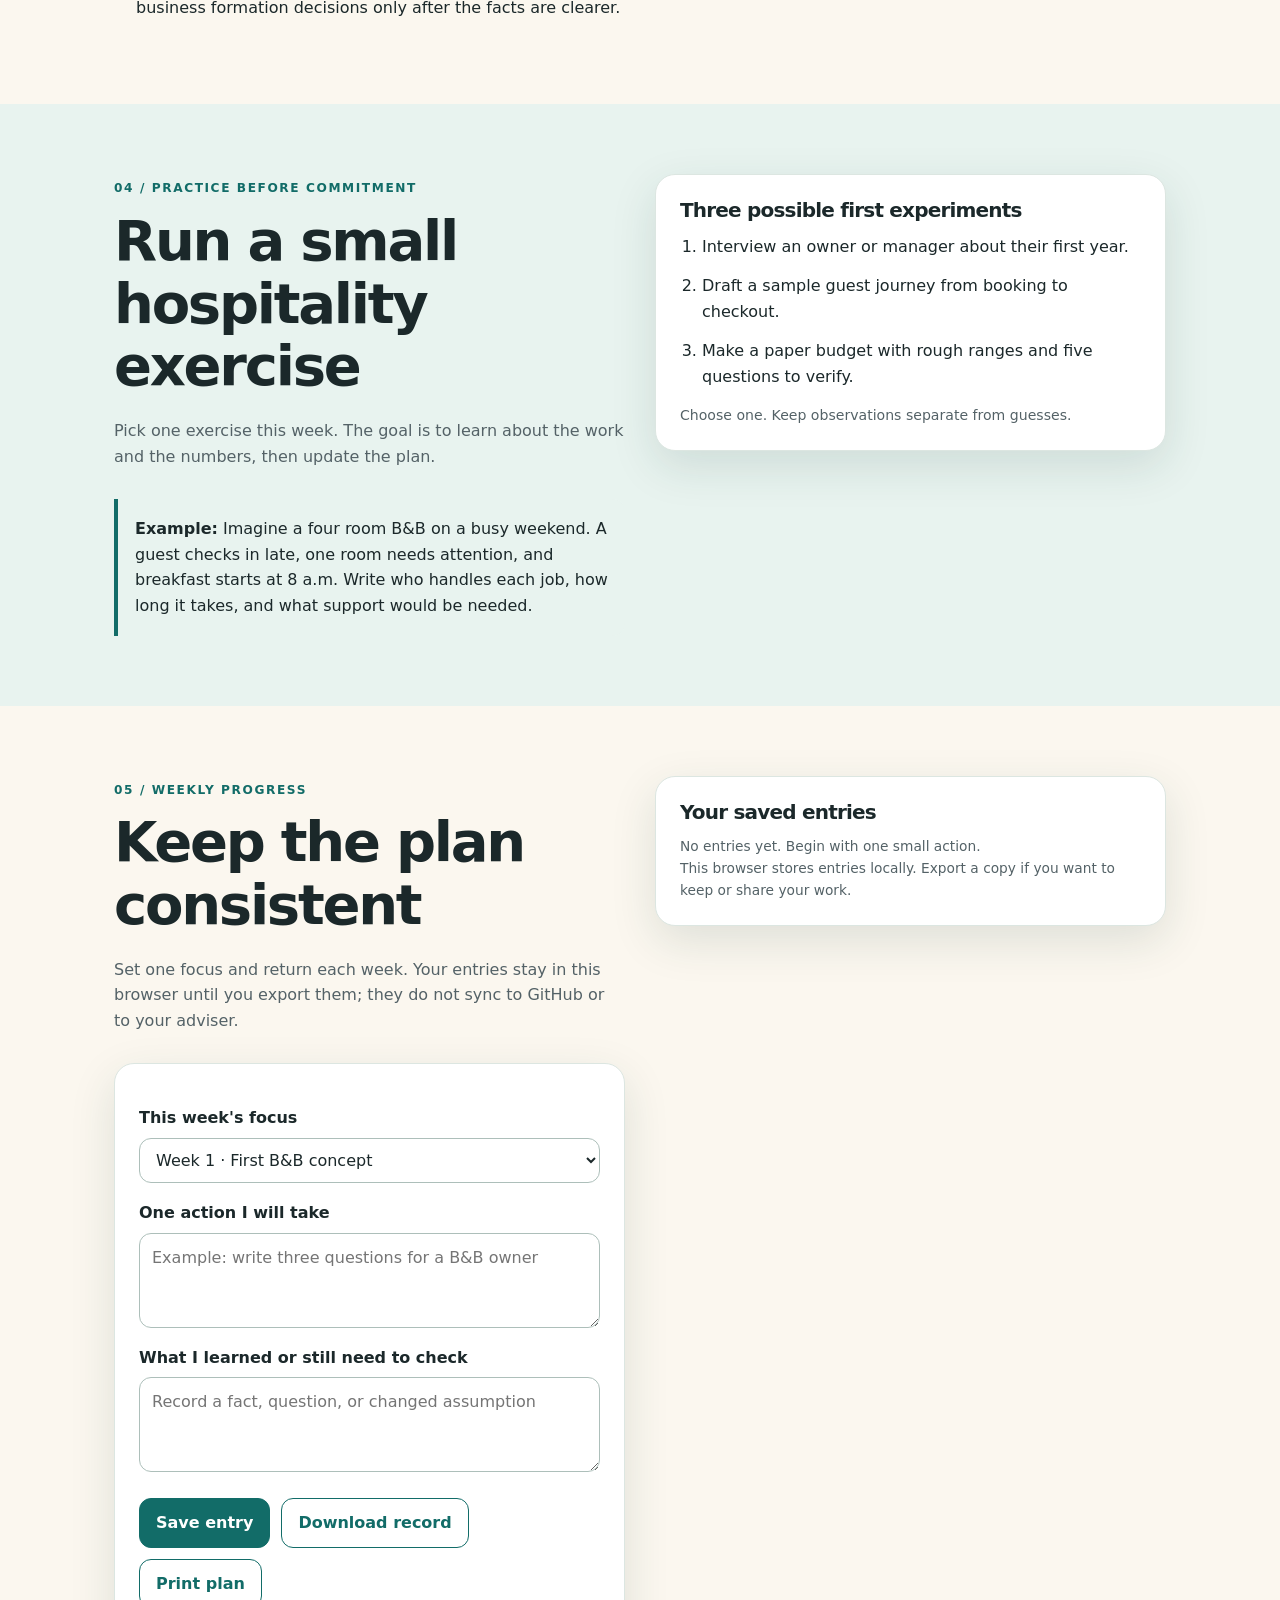
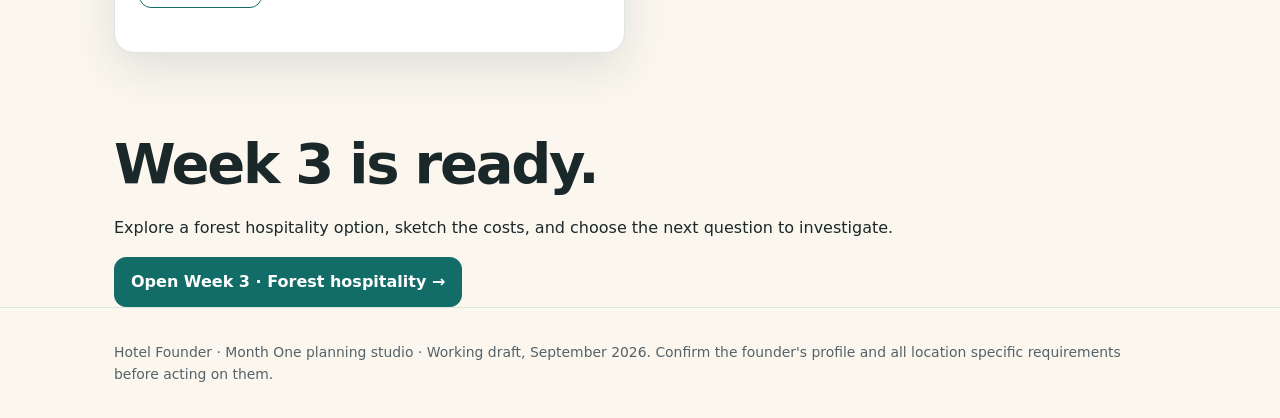
<file: hotel-founder/index.html>
<!doctype html>
<html lang="en">
<head>
<meta charset="utf-8">
<meta name="viewport" content="width=device-width, initial-scale=1">
<meta name="color-scheme" content="light">
<title>Hotel Founder | Week 1 · Chapter 1</title>
<style>
:root{--ink:#1b282a;--muted:#546267;--accent:#126c68;--pale:#e8f3ef;--cream:#fbf7ef;--line:#dce6e1;--white:#fff;--shadow:0 15px 45px #173e3620}*{box-sizing:border-box}html{scroll-behavior:smooth}body{margin:0;font:16px/1.6 system-ui,-apple-system,Segoe UI,sans-serif;background:var(--cream);color:var(--ink)}a{color:inherit}button,textarea,select{font:inherit}button{cursor:pointer}.wrap{max-width:1100px;margin:auto;padding:0 24px}header{position:sticky;top:0;background:#fbf7eff2;backdrop-filter:blur(12px);border-bottom:1px solid var(--line);z-index:2}.nav{min-height:68px;display:flex;justify-content:space-between;align-items:center;gap:20px}.brand{font-weight:850;text-decoration:none;letter-spacing:-.03em}nav{display:flex;gap:17px;flex-wrap:wrap;font-size:.88rem}nav a{text-decoration:none;color:var(--muted)}nav a:hover,nav a:focus{color:var(--accent);text-decoration:underline}.hero{padding:86px 0 72px;background:radial-gradient(circle at 90% 12%,#d8eee4 0,transparent 37%),linear-gradient(130deg,#fbf7ef,#f2f7f1)}.eyebrow{color:var(--accent);font-weight:800;letter-spacing:.13em;text-transform:uppercase;font-size:.76rem}h1,h2,h3{line-height:1.12;letter-spacing:-.04em}h1{font-size:clamp(3.4rem,8vw,6.7rem);margin:13px 0 22px;max-width:830px}h1 em{font-style:normal;color:var(--accent)}h2{font-size:clamp(2.15rem,5vw,3.5rem);margin:10px 0 20px}h3{font-size:1.25rem;margin:0 0 12px}.lede{font-size:1.2rem;max-width:660px;color:var(--muted)}.tag{display:inline-block;border-radius:100px;padding:7px 13px;background:var(--pale);color:var(--accent);font-size:.84rem;font-weight:750}.hero-actions,.buttons{display:flex;gap:11px;flex-wrap:wrap;margin-top:26px}.button{border:1px solid var(--accent);border-radius:12px;background:var(--accent);color:#fff;text-decoration:none;padding:11px 16px;font-weight:750;display:inline-block}.button.secondary{background:transparent;color:var(--accent)}section{padding:70px 0}.intro{max-width:720px;color:var(--muted);margin-bottom:30px}.grid{display:grid;grid-template-columns:repeat(2,minmax(0,1fr));gap:17px}.card{background:var(--white);border:1px solid var(--line);border-radius:20px;padding:24px;box-shadow:var(--shadow)}.card p{color:var(--muted);margin:0}.card .small{font-size:.88rem}.number{font-size:.8rem;color:var(--accent);font-weight:850;letter-spacing:.1em}.band{background:#173b3a;color:white}.band .intro,.band .card p{color:#d0e1df}.band .card{background:#214746;border-color:#436462;box-shadow:none}.weeks{display:grid;grid-template-columns:repeat(4,1fr);gap:14px}.weeks .card{padding:20px}.outcome{margin-top:17px;padding-top:13px;border-top:1px solid #718c8970;font-size:.88rem}.split{display:grid;grid-template-columns:1fr 1fr;gap:30px;align-items:start}.prompt{padding:14px 0;border-bottom:1px solid var(--line)}.prompt strong{display:block;color:var(--accent)}.prompt:last-child{border:0}.field{display:grid;gap:7px;margin:17px 0}.field label{font-weight:750}.field textarea,.field select{width:100%;border:1px solid #adbfba;border-radius:12px;padding:11px 12px;background:white;color:var(--ink)}.field textarea{min-height:95px;resize:vertical}.hint,.status{font-size:.86rem;color:var(--muted)}.status{min-height:1.4em}.scenario{padding:17px;border-left:4px solid var(--accent);background:var(--pale);border-radius:0 13px 13px 0}.steps{margin:0;padding-left:22px}.steps li{margin:0 0 14px}.ready{background:var(--pale)}footer{border-top:1px solid var(--line);padding:33px 0;color:var(--muted);font-size:.87rem}@media(max-width:850px){.weeks{grid-template-columns:repeat(2,1fr)}}@media(max-width:680px){.grid,.split,.weeks{grid-template-columns:1fr}.hero{padding:58px 0}nav{display:none}section{padding:52px 0}}@media print{header,.hero-actions,.buttons,#journalControls{display:none!important}body{background:#fff}section,.hero{padding:24px 0}.card{box-shadow:none;break-inside:avoid}}
</style>
<link rel="stylesheet" href="chapter2.css?v=2">
</head>
<body>
<header><div class="wrap nav"><a href="./" class="brand">◈ Hotel Founder</a><nav class="chapter-tabs" aria-label="Chapters"><a href="./" aria-current="page">Week 1 · Chapter 1</a><a href="week-2.html">Week 2 · Chapter 2</a><a href="week-3.html">Week 3 · Forest hospitality</a></nav></div></header>
<main id="top">
<div class="hero"><div class="wrap"><span class="tag">WEEK 1 · CHAPTER 1 · Define the first version</span><h1>Start with a small <em>B&amp;B.</em> Build toward the bigger dream.</h1><p class="lede">A first month for turning a hospitality ownership idea into a clear starting plan. You can explore the path before choosing a property, spending money, or promising an opening date.</p><div class="hero-actions"><a class="button" href="#map">Open Month One map</a><a class="button secondary" href="#journal">Record your first step</a></div></div></div>
<section id="profile"><div class="wrap"><span class="eyebrow">01 / Working founder profile</span><h2>A direction to test and refine</h2><p class="intro">This draft reflects the first conversation. It is a planning hypothesis that the founder can correct as she learns.</p><div class="grid"><article class="card"><h3>Starting vision</h3><p>Explore a smaller bed and breakfast as the first ownership goal, with a focus on what its daily operations and guest experience would require.</p></article><article class="card"><h3>Long view</h3><p>Keep an adults only resort or larger hotel in a busier tourist area as a later possibility. There is no need to choose that second destination this month.</p></article><article class="card"><h3>Month One victory</h3><p>Know where to start: choose a practical first learning route, write down unknowns, and make a short next steps plan.</p></article><article class="card"><h3>Planning rhythm</h3><p>Make progress visible through one small action and one review each week. Record what was learned, what remains uncertain, and what to do next.</p></article></div></div></section>
<section class="band" id="map"><div class="wrap"><span class="eyebrow" style="color:#9fddd1">02 / Month One preparation map</span><h2>Four weeks, four useful decisions</h2><p class="intro">Move from an idea to a reasoned starting point. These are research and planning exercises, not opening tasks.</p><div class="weeks"><article class="card"><span class="number" style="color:#9fddd1">WEEK 1</span><h3>Define the first version</h3><p>Describe the B&amp;B you might want: approximate room count, guest type, location possibilities, and what you want to do yourself.</p><div class="outcome">Output: a one paragraph concept and three questions.</div></article><article class="card"><span class="number" style="color:#9fddd1">WEEK 2</span><h3>Learn the ownership routes</h3><p>Compare buying an existing B&amp;B, converting a property, and starting as an operator or manager first. Note the skills each path requires.</p><div class="outcome">Output: a simple option comparison. <a href="week-2.html">Open Week 2 →</a></div></article><article class="card"><span class="number" style="color:#9fddd1">WEEK 3</span><h3>Sketch the numbers</h3><p>List likely startup costs, ongoing expenses, room revenue assumptions, and questions for a lender or small business adviser. Use ranges until evidence improves them.</p><div class="outcome">Output: a first cost and funding question list.</div></article><article class="card"><span class="number" style="color:#9fddd1">WEEK 4</span><h3>Choose the next step</h3><p>Review what the research changed. Pick one route to investigate further, one person to talk with, and a weekly planning habit.</p><div class="outcome">Output: a 30 day follow on plan.</div></article></div></div></section>
<section id="path"><div class="wrap split"><div><span class="eyebrow">03 / Ownership path</span><h2>Separate the dream from the next decision</h2><p class="intro">A B&amp;B and a large hotel involve different capital, operations, and teams. This path keeps the first decision small enough to investigate.</p><ol class="steps"><li><strong>Explore the concept.</strong> Choose a possible scale and guest experience to research.</li><li><strong>Compare routes.</strong> Existing business, property conversion, or experience in operations first.</li><li><strong>Check the constraints.</strong> Research location specific lodging rules, property costs, financing, and practical operating skills.</li><li><strong>Gather evidence.</strong> Talk to owners, operators, advisers, and potential guests; compare what you learn against your assumptions.</li><li><strong>Decide the next commitment.</strong> Make any purchase or business formation decisions only after the facts are clearer.</li></ol></div><aside class="card"><h3>Questions to answer before choosing</h3><div class="prompt"><strong>Experience</strong>What hospitality work or training would help you learn the daily business?</div><div class="prompt"><strong>Money</strong>What size of project could you realistically investigate, and which funding questions need an expert answer?</div><div class="prompt"><strong>Place</strong>Which region and guest type should you research first?</div><div class="prompt"><strong>People</strong>Who could explain ownership, operations, and financing from lived experience?</div></aside></div></section>
<section id="practice" class="ready"><div class="wrap split"><div><span class="eyebrow">04 / Practice before commitment</span><h2>Run a small hospitality exercise</h2><p class="intro">Pick one exercise this week. The goal is to learn about the work and the numbers, then update the plan.</p><div class="scenario"><strong>Example:</strong> Imagine a four room B&amp;B on a busy weekend. A guest checks in late, one room needs attention, and breakfast starts at 8 a.m. Write who handles each job, how long it takes, and what support would be needed.</div></div><div class="card"><h3>Three possible first experiments</h3><ol class="steps"><li>Interview an owner or manager about their first year.</li><li>Draft a sample guest journey from booking to checkout.</li><li>Make a paper budget with rough ranges and five questions to verify.</li></ol><p class="small">Choose one. Keep observations separate from guesses.</p></div></div></section>
<section id="journal"><div class="wrap split"><div><span class="eyebrow">05 / Weekly progress</span><h2>Keep the plan consistent</h2><p class="intro">Set one focus and return each week. Your entries stay in this browser until you export them; they do not sync to GitHub or to your adviser.</p><div class="card"><div class="field"><label for="week">This week's focus</label><select id="week"><option>Week 1 · First B&amp;B concept</option><option>Week 2 · Ownership routes</option><option>Week 3 · Costs and funding questions</option><option>Week 4 · Next decision</option></select></div><div class="field"><label for="action">One action I will take</label><textarea id="action" placeholder="Example: write three questions for a B&B owner"></textarea></div><div class="field"><label for="learning">What I learned or still need to check</label><textarea id="learning" placeholder="Record a fact, question, or changed assumption"></textarea></div><div class="buttons" id="journalControls"><button class="button" id="save" type="button">Save entry</button><button class="button secondary" id="export" type="button">Download record</button><button class="button secondary" id="print" type="button">Print plan</button></div><p class="status" id="status" role="status"></p></div></div><aside class="card"><h3>Your saved entries</h3><div id="entries" aria-live="polite"><p class="hint">No entries yet. Begin with one small action.</p></div><p class="hint">This browser stores entries locally. Export a copy if you want to keep or share your work.</p></aside></div></section>
<section class="wrap"><h2>Week 3 is ready.</h2><p>Explore a forest hospitality option, sketch the costs, and choose the next question to investigate.</p><a class="button" href="week-3.html">Open Week 3 · Forest hospitality →</a></section></main><footer><div class="wrap">Hotel Founder · Month One planning studio · Working draft, September 2026. Confirm the founder's profile and all location specific requirements before acting on them.</div></footer>
<script>
(()=>{const key='hotel-founder-month-one-v1',byId=id=>document.getElementById(id),status=byId('status');let entries=[];try{const raw=JSON.parse(localStorage.getItem(key)||'[]');if(Array.isArray(raw))entries=raw}catch{}function render(){const box=byId('entries');box.replaceChildren();if(!entries.length){const p=document.createElement('p');p.className='hint';p.textContent='No entries yet. Begin with one small action.';box.append(p);return}for(const item of [...entries].reverse()){const div=document.createElement('div');div.className='prompt';const title=document.createElement('strong');title.textContent=item.week+' · '+item.date;const act=document.createElement('p');act.textContent='Action: '+item.action;const learn=document.createElement('p');learn.textContent='Learning: '+(item.learning||'To be added');div.append(title,act,learn);box.append(div)}}byId('save').addEventListener('click',()=>{const action=byId('action').value.trim();if(!action){status.textContent='Write one action before saving.';return}entries.push({date:new Date().toLocaleDateString(),week:byId('week').value,action,learning:byId('learning').value.trim()});try{localStorage.setItem(key,JSON.stringify(entries));status.textContent='Saved in this browser.';byId('action').value='';byId('learning').value='';render()}catch{entries.pop();status.textContent='This browser could not save your entry. Copy your text before leaving.'}});byId('export').addEventListener('click',()=>{const lines=['Hotel Founder · Month One record','Exported: '+new Date().toLocaleString(),''];for(const item of entries)lines.push(item.date+' — '+item.week,'Action: '+item.action,'Learning: '+(item.learning||'To be added'),'');const blob=new Blob([lines.join('\n')],{type:'text/plain;charset=utf-8'}),url=URL.createObjectURL(blob),a=document.createElement('a');a.href=url;a.download='hotel-founder-month-one-record.txt';a.click();setTimeout(()=>URL.revokeObjectURL(url),1000)});byId('print').addEventListener('click',()=>window.print());render()})();
</script>

</body></html>
</file>
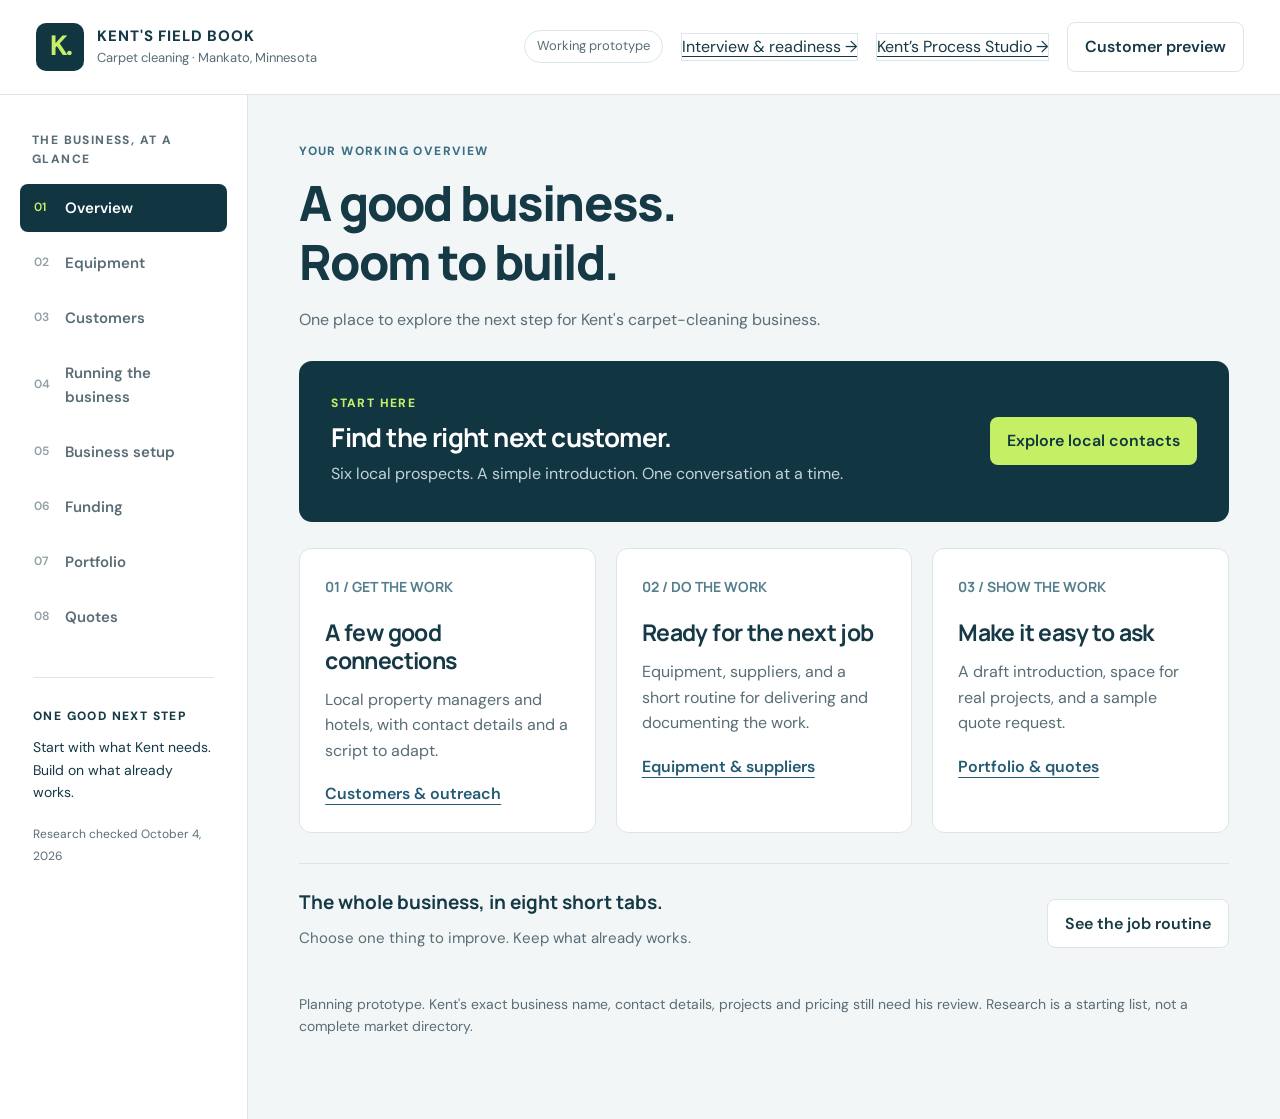
<file: kent-cleaning/index.html>
<!doctype html>
<html lang="en"><head><meta charset="utf-8"><meta name="viewport" content="width=device-width,initial-scale=1"><meta name="robots" content="noindex"><title>Kent's Business Fieldbook · Mankato</title><meta name="description" content="A working prototype for Kent: carpet cleaning equipment, local prospects, business setup, funding, portfolio, and quotes."><link rel="icon" type="image/svg+xml" href="data:image/svg+xml,%3Csvg xmlns='http://www.w3.org/2000/svg' viewBox='0 0 40 40'%3E%3Crect width='40' height='40' rx='8' fill='%23123542'/%3E%3Ctext x='20' y='29' text-anchor='middle' fill='%23c5f065' font-size='29' font-family='sans-serif'%3EK%3C/text%3E%3C/svg%3E"><link rel="stylesheet" href="style.css"></head>
<body><header><a class="brand" href="#overview"><b class="mark">K.</b><span>KENT'S FIELD BOOK<small>Carpet cleaning · Mankato, Minnesota</small></span></a><div class="header-actions"><span class="prototype">Working prototype</span><a class="secondary" href="interview.html">Interview &amp; readiness →</a><a class="secondary" href="process-studio.html">Kent’s Process Studio →</a><button id="preview-toggle" class="secondary">Customer preview</button></div></header><div class="shell"><aside><div class="nav-label">THE BUSINESS, AT A GLANCE</div><nav id="tabs" aria-label="Business sections"></nav><div class="sidebar-note"><span class="small-label">ONE GOOD NEXT STEP</span><p>Start with what Kent needs.<br>Build on what already works.</p><span class="muted">Research checked October 4, 2026</span></div></aside><main id="main" tabindex="-1"><section class="page-heading"><span class="eyebrow">YOUR WORKING OVERVIEW</span><h1>A good business.<br>Room to build.</h1><p>One place to explore the next step for Kent's carpet-cleaning business.</p></section><div class="welcome-strip"><div><span class="small-label">START HERE</span><h2>Find the right next customer.</h2><p>Six local prospects. A simple introduction. One conversation at a time.</p></div><button class="primary" data-tab="customers">Explore local contacts</button></div><div class="overview-grid"><article class="card"><span class="number">01</span><h2>Get the work</h2><p>Local property managers and hotels, with public contact details and an introduction to adapt.</p><button class="text-button" data-tab="customers">Customers & outreach</button></article><article class="card"><span class="number">02</span><h2>Do the work</h2><p>Equipment, suppliers, and a short routine for delivering and documenting a job.</p><button class="text-button" data-tab="equipment">Equipment & operations</button></article><article class="card"><span class="number">03</span><h2>Show the work</h2><p>A draft introduction, space for real projects, and a sample quote request.</p><button class="text-button" data-tab="portfolio">Portfolio & quotes</button></article><article class="card"><span class="number">04</span><h2>Teach the work</h2><p>Turn Kent’s real routine into a named process, a short practical lesson, and a skill that transfers across Stellaris services.</p><a class="text-button" href="process-studio.html">Open Kent’s Process Studio</a></article></div><p class="notice">A planning prototype. Business details, project photos, prices, and customer delivery still need Kent's review.</p></main></div><div id="toast" role="status" aria-live="polite"></div><script src="app.js"></script></body></html>
</file>
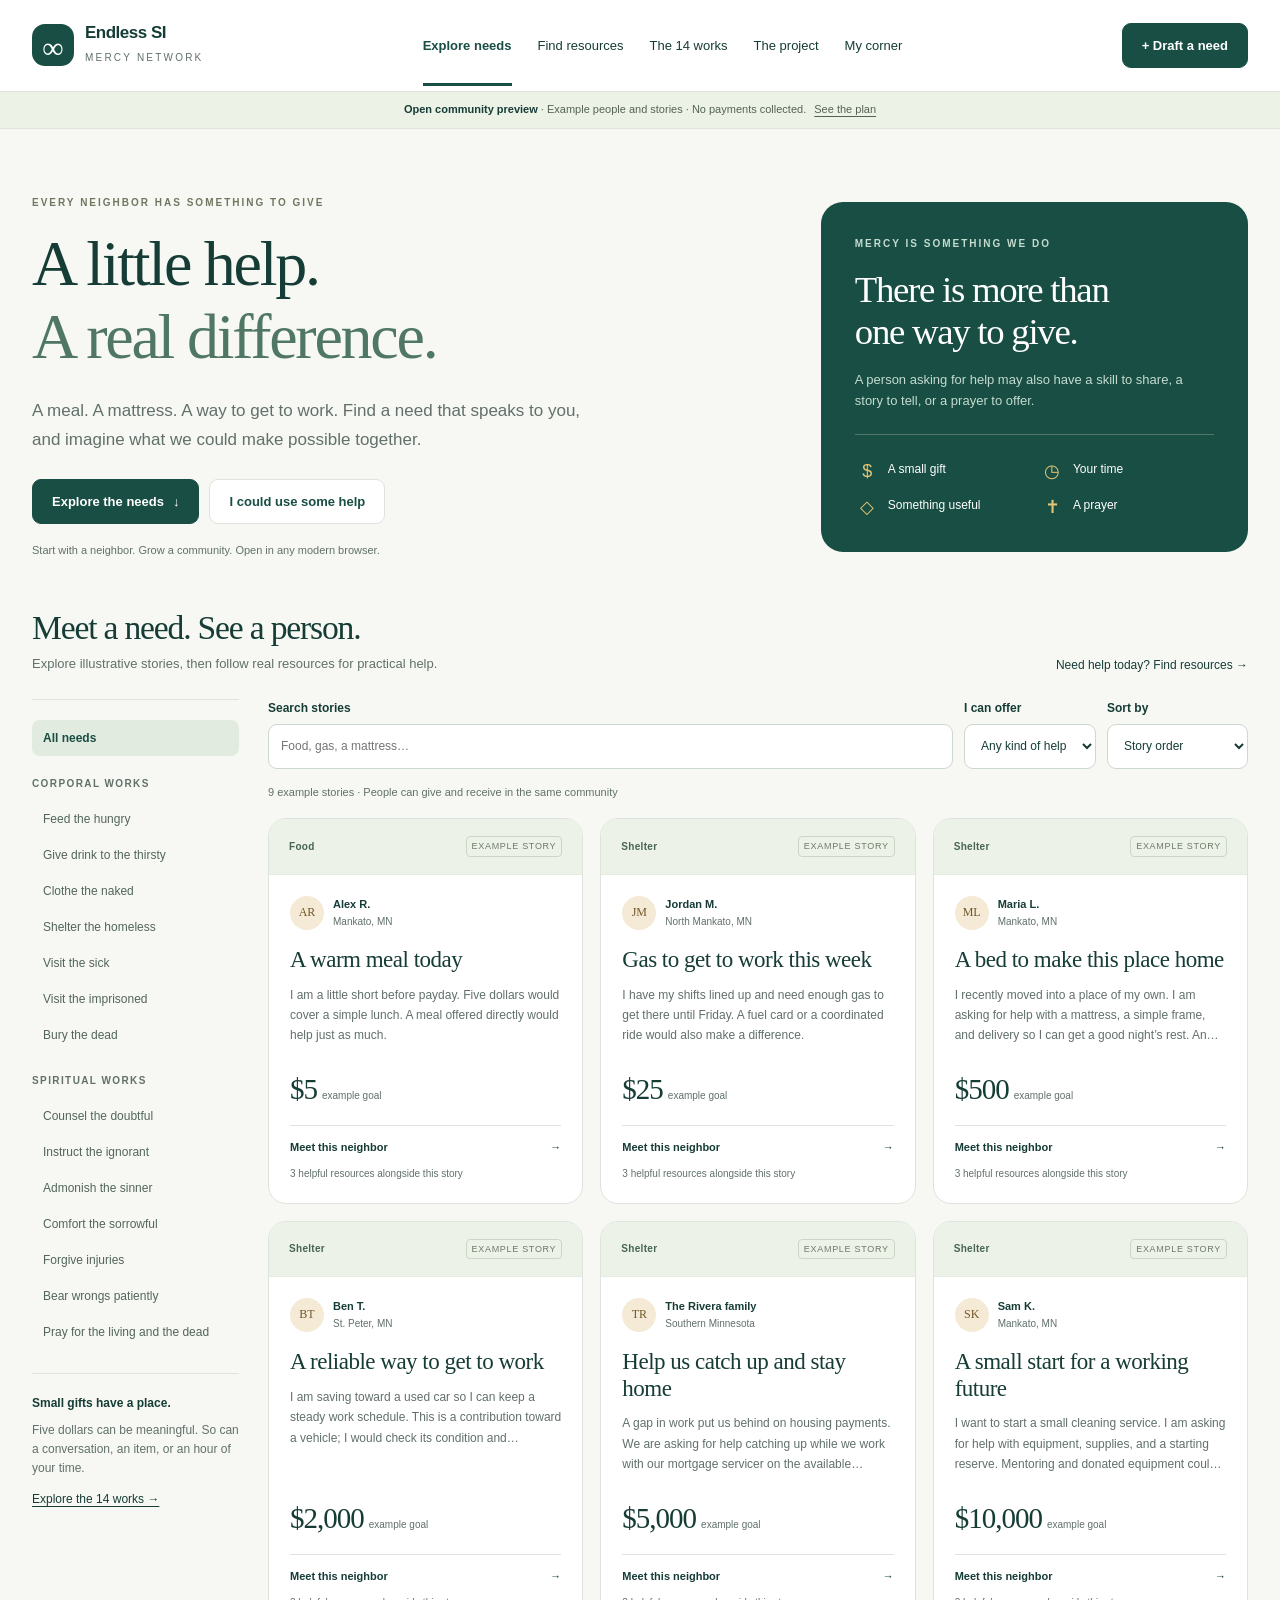
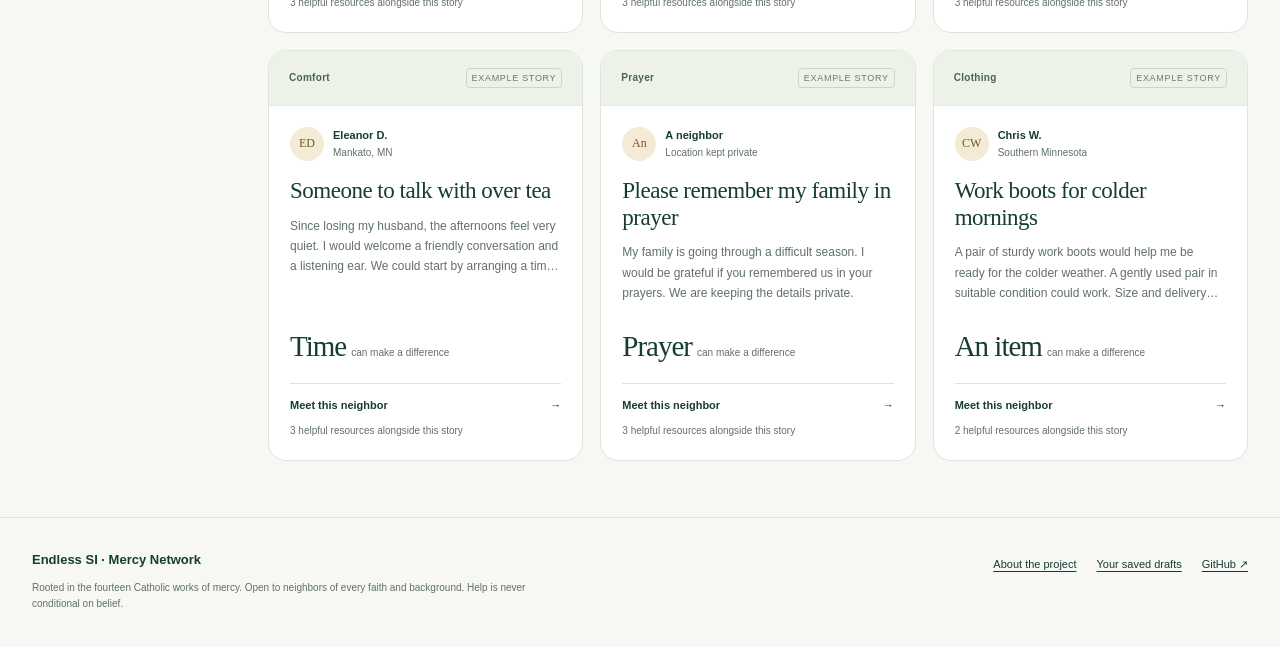
<file: mercy/index.html>
<!doctype html>
<html lang="en"><head>
<meta charset="utf-8"><meta name="viewport" content="width=device-width, initial-scale=1">
<meta name="description" content="Explore a community care idea rooted in the fourteen works of mercy, with example needs and real resource links."><meta name="referrer" content="no-referrer">
<meta http-equiv="Content-Security-Policy" content="default-src 'self'; script-src 'self'; style-src 'self'; img-src 'self' data:; connect-src 'none'; base-uri 'none'; form-action 'none'">
<meta name="theme-color" content="#184e43"><meta property="og:title" content="A little help. A real difference. | Endless SI Mercy Network"><meta property="og:description" content="Explore a community care idea rooted in the fourteen works of mercy, with example needs and real resource links."><meta property="og:type" content="website">
<title>A little help. A real difference. | Endless SI Mercy Network</title><link rel="icon" href="assets/favicon.svg" type="image/svg+xml"><link rel="stylesheet" href="assets/styles.css"><script type="module" src="assets/app.mjs"></script>
</head><body data-page="board">
<a class="skip" href="#main">Skip to content</a>
<header class="site-header"><div class="shell header-inner"><a class="brand" href="../index.html" aria-label="Endless SI home"><span class="brand-symbol" aria-hidden="true">∞</span><span><strong>Endless SI</strong><small>Mercy Network</small></span></a><nav class="nav" aria-label="Main navigation"><a href="index.html" aria-current="page">Explore needs</a><a href="resources.html">Find resources</a><a href="works.html">The 14 works</a><a href="project.html">The project</a><a href="my-corner.html">My corner</a></nav><button class="button primary" data-action="draft">+ Draft a need</button></div></header>
<div class="preview-bar"><strong>Open community preview</strong> · Example people and stories · No payments collected. <a href="project.html">See the plan</a></div>
<main class="shell" id="main">
<section class="hero"><div><div class="eyebrow">Every neighbor has something to give</div><h1>A little help.<br><em>A real difference.</em></h1><p class="lead">A meal. A mattress. A way to get to work. Find a need that speaks to you, and imagine what we could make possible together.</p><div class="actions"><a class="button primary" href="#explore">Explore the needs <span aria-hidden="true">↓</span></a><button class="button" data-action="draft">I could use some help</button></div><p class="hero-note">Start with a neighbor. Grow a community. Open in any modern browser.</p></div><aside class="hero-card"><div class="eyebrow">Mercy is something we do</div><h2>There is more than<br>one way to give.</h2><p>A person asking for help may also have a skill to share, a story to tell, or a prayer to offer.</p><div class="ways"><span><b aria-hidden="true">$</b> A small gift</span><span><b aria-hidden="true">◷</b> Your time</span><span><b aria-hidden="true">◇</b> Something useful</span><span><b aria-hidden="true">✝</b> A prayer</span></div></aside></section>
<div class="section-heading" id="explore"><div><h2>Meet a need. See a person.</h2><p>Explore illustrative stories, then follow real resources for practical help.</p></div><a class="back" href="resources.html">Need help today? Find resources →</a></div>
<div class="board-layout"><aside class="sidebar" aria-label="Filter by work of mercy"><button class="work-filter active" data-work="all" aria-pressed="true">All needs</button><div id="desktop-works"></div><div class="sidebar-callout"><strong>Small gifts have a place.</strong><p>Five dollars can be meaningful. So can a conversation, an item, or an hour of your time.</p><a href="works.html">Explore the 14 works →</a></div></aside><section aria-label="Needs board"><div class="toolbar"><label class="field search">Search stories<input type="search" id="need-search" placeholder="Food, gas, a mattress…" autocomplete="off"></label><label class="field">I can offer<select id="need-kind"><option value="all">Any kind of help</option><option value="small">$25 or less</option><option value="money">Money</option><option value="time">Time</option><option value="goods">An item</option><option value="prayer">Prayer</option></select></label><label class="field">Sort by<select id="need-sort"><option value="featured">Story order</option><option value="low">Smallest goal first</option><option value="high">Largest goal first</option></select></label><label class="field mobile-work">Work of mercy<select id="work-filter"><option value="all">All works of mercy</option></select></label></div><p class="result-count" id="need-count" role="status" aria-live="polite"></p><div class="cards" id="need-cards"><noscript><div class="empty"><h2>Explore help without an account.</h2><p>Enable JavaScript to browse the example profiles and save personal drafts. The resource guide and project page work without it.</p><a class="button" href="resources.html">Find resources</a></div></noscript></div></section></div></main>
<footer class="site-footer"><div class="shell footer-inner"><div><span class="footer-brand">Endless SI · Mercy Network</span><p>Rooted in the fourteen Catholic works of mercy. Open to neighbors of every faith and background. Help is never conditional on belief.</p></div><div class="footer-links"><a href="project.html">About the project</a><a href="my-corner.html">Your saved drafts</a><a href="https://github.com/Maestro-Student777/endless-ai-product-realization" target="_blank" rel="noopener noreferrer">GitHub ↗</a></div></div></footer>
<dialog id="modal" aria-labelledby="modal-title"></dialog><div class="toast" id="notice" role="status" aria-live="polite"></div>
</body></html>
</file>
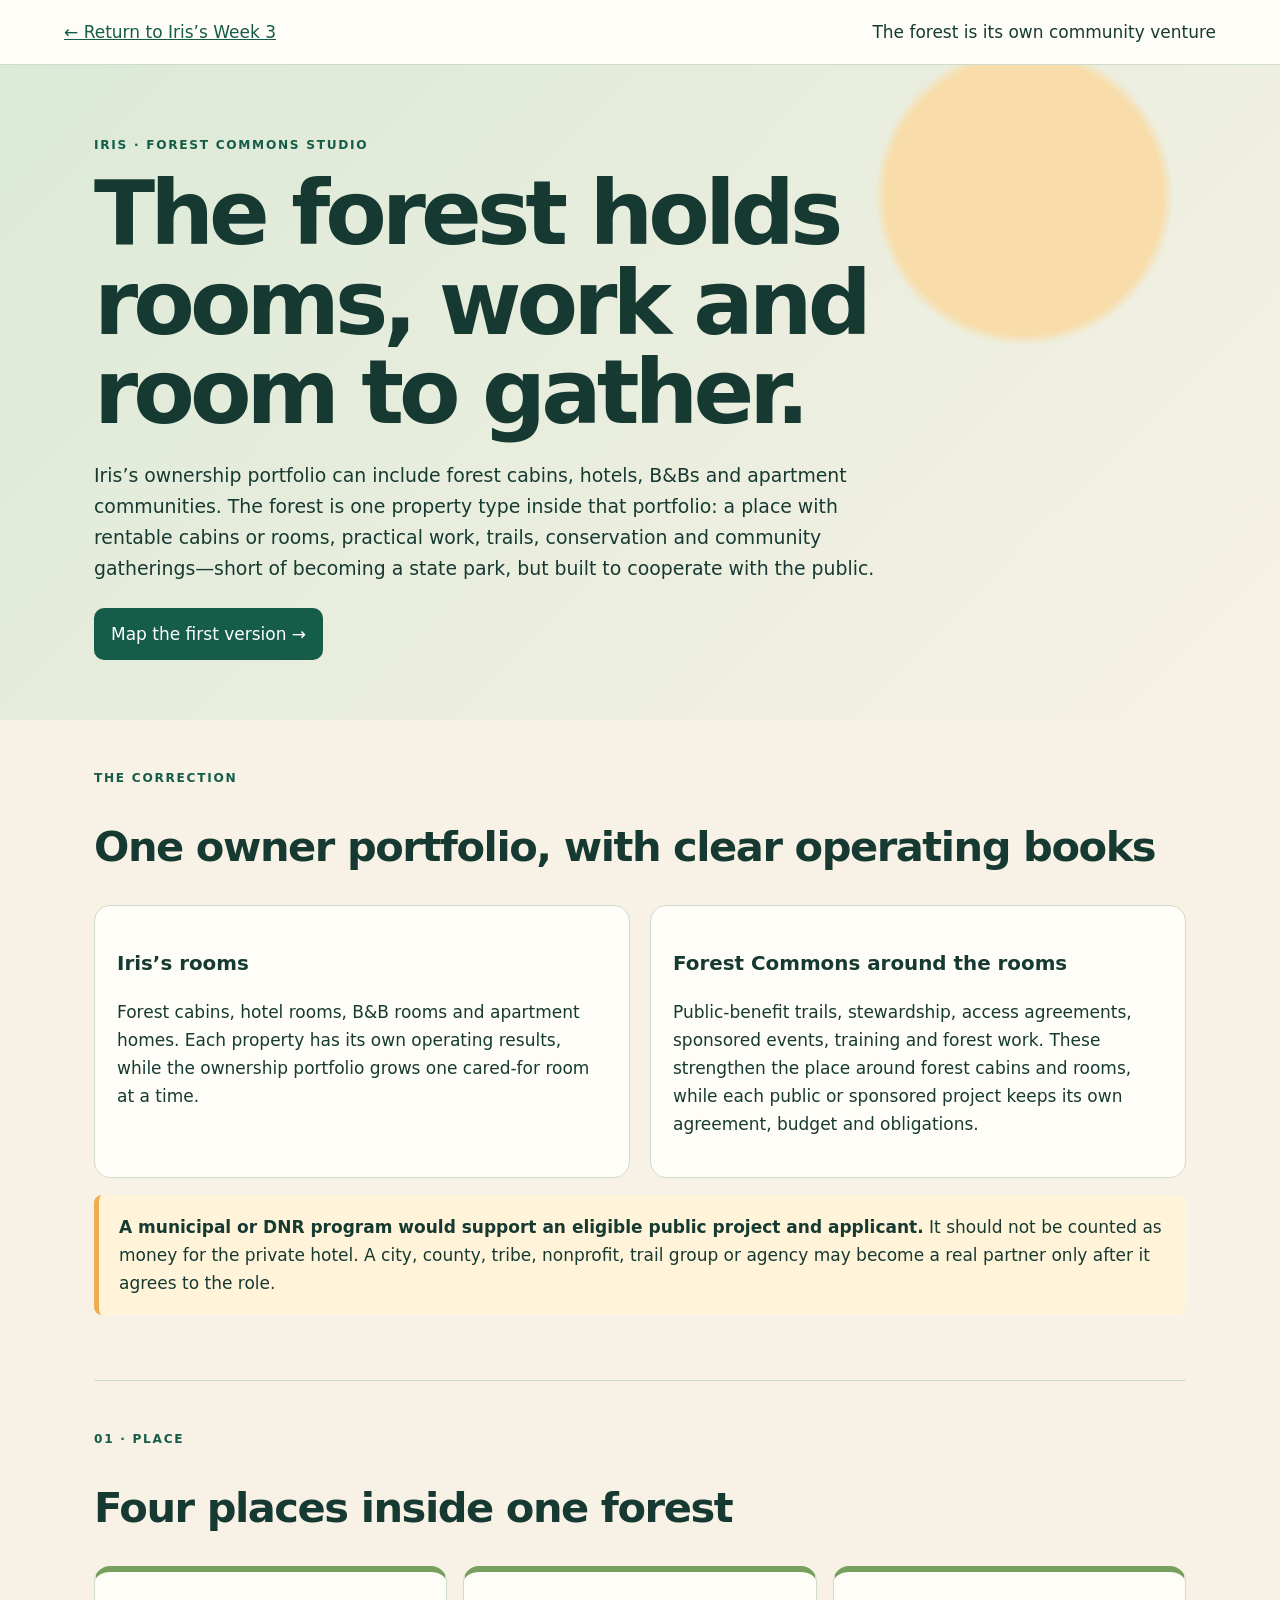
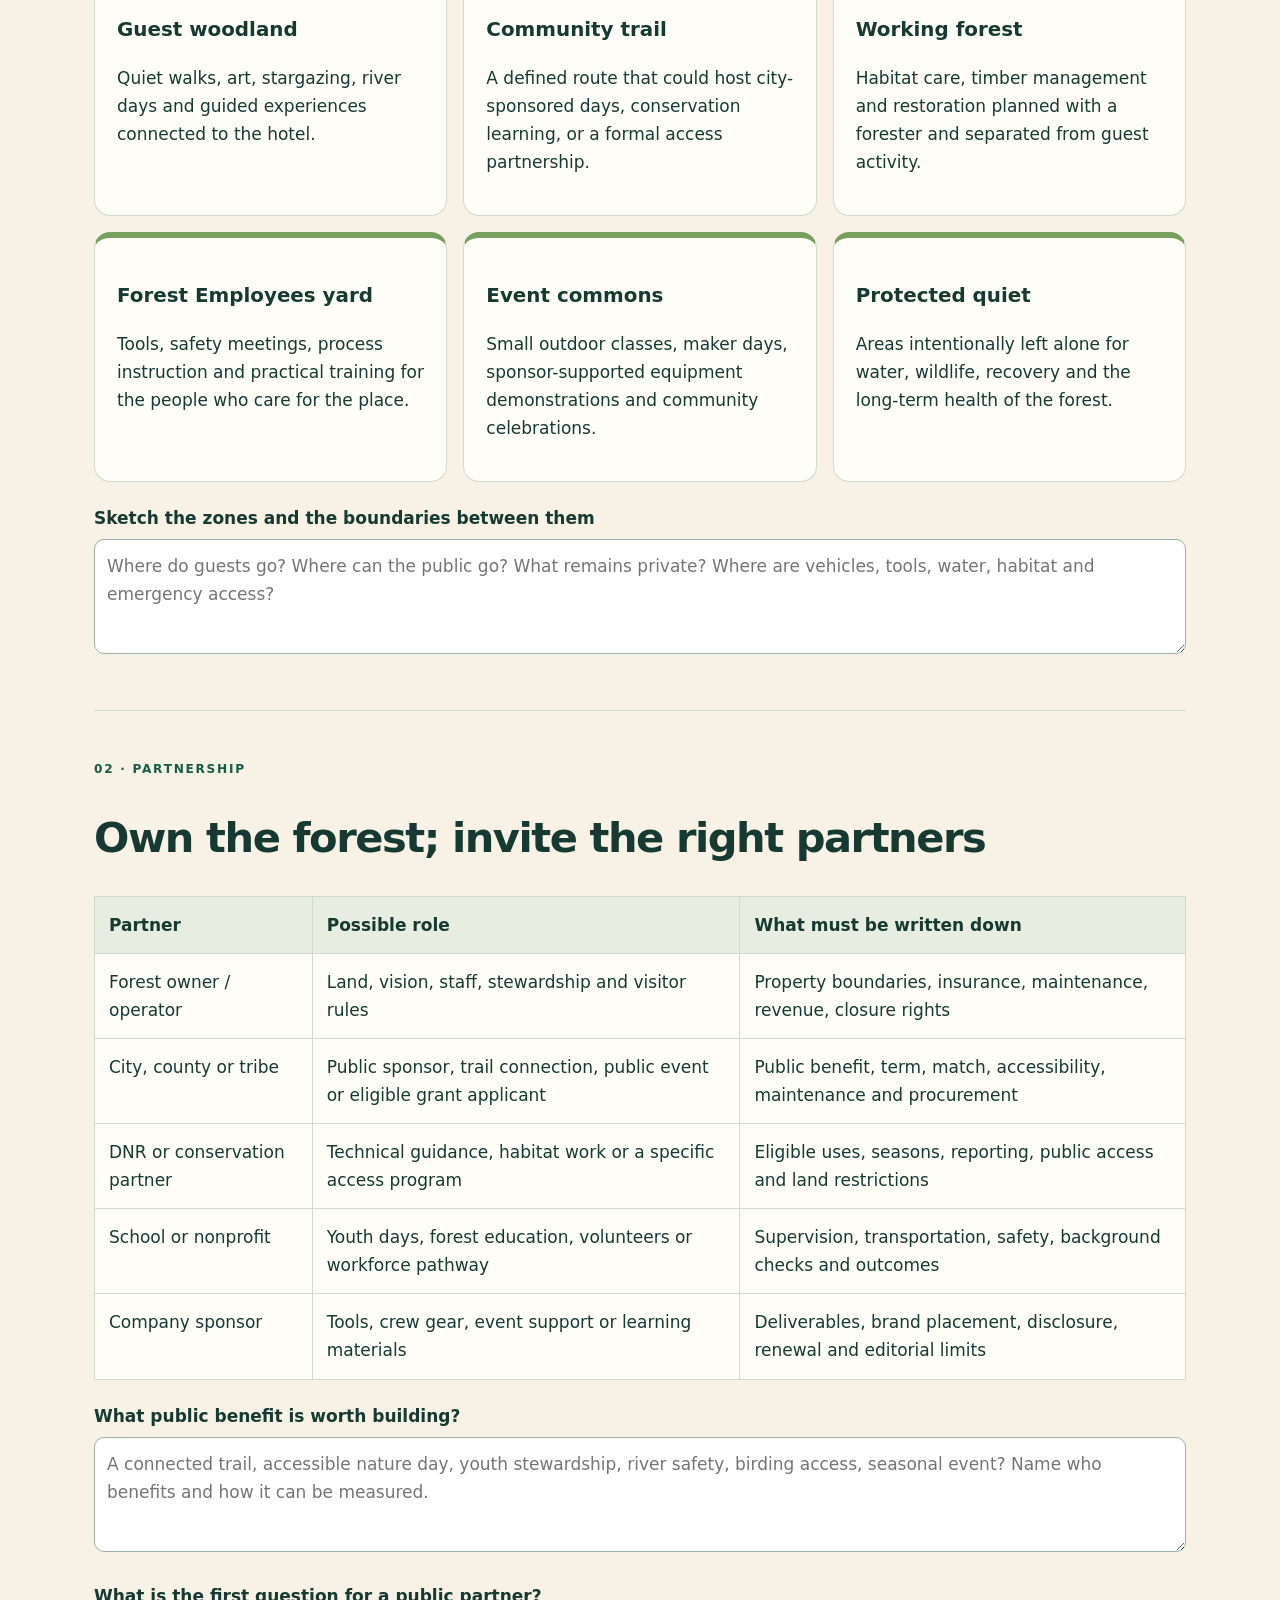
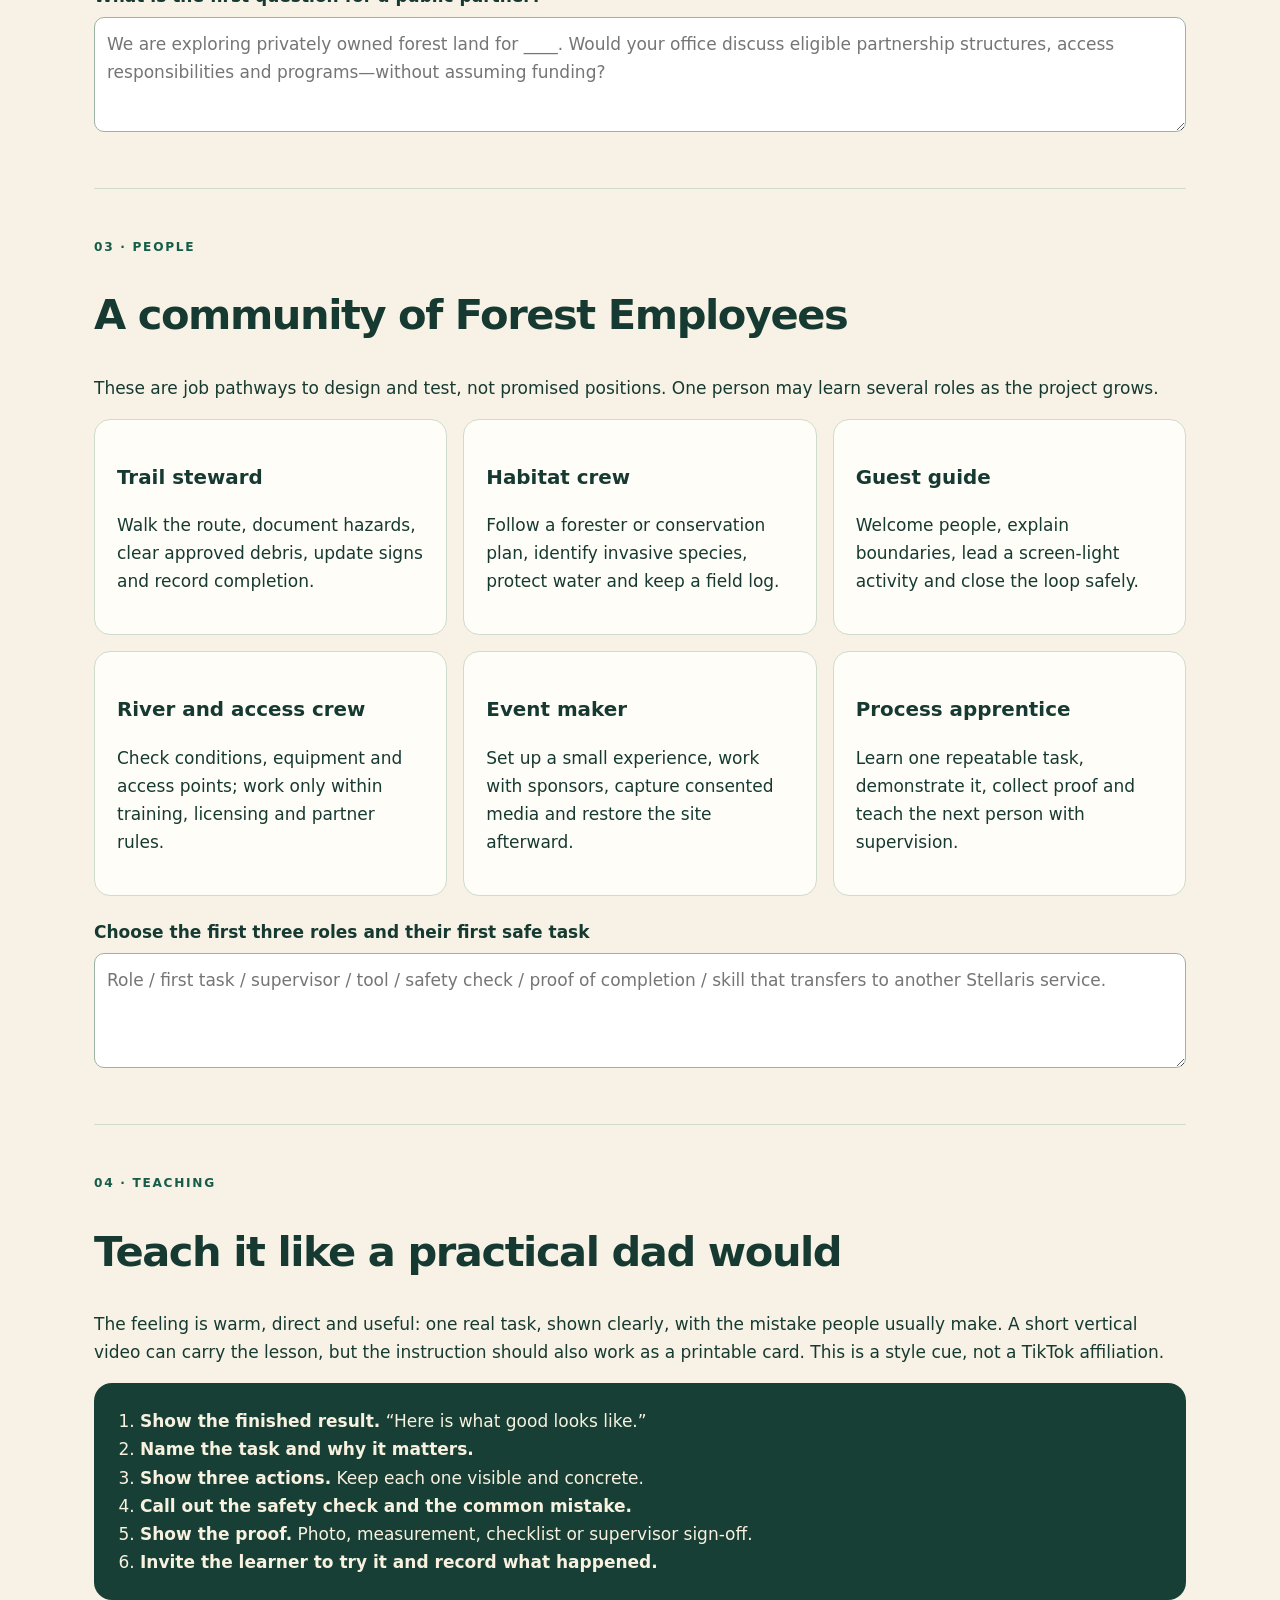
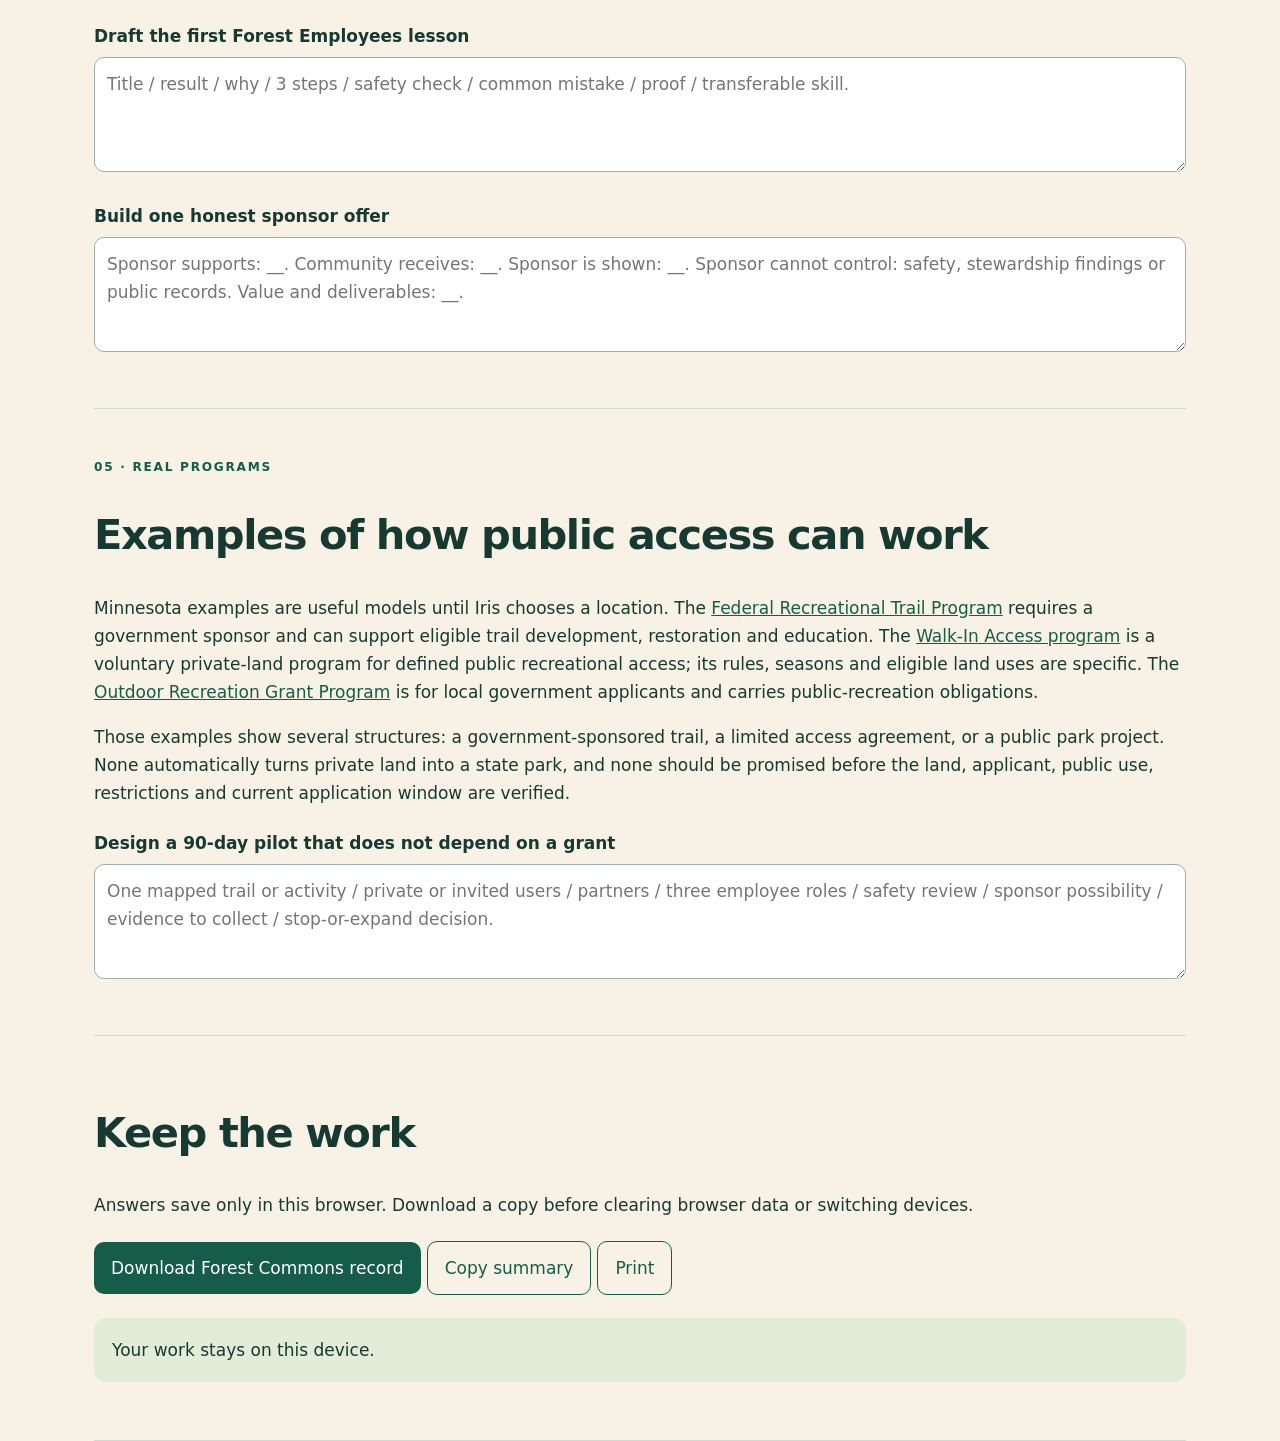
<file: hotel-founder/forest-commons.html>
<!doctype html>
<html lang="en">
<head>
<meta charset="utf-8">
<meta name="viewport" content="width=device-width,initial-scale=1">
<title>The Forest Commons · Iris Week 3</title>
<meta name="description" content="A working studio for a community forest beside Iris's hospitality business: trails, public access, employees, sponsors, stewardship, and practical instruction.">
<style>
:root{--ink:#163a32;--paper:#f7f2e5;--pine:#155d48;--moss:#77a05e;--sun:#eead51;--line:#cfdbcc;--white:#fffdf7}*{box-sizing:border-box}html{scroll-behavior:smooth}body{margin:0;background:var(--paper);color:var(--ink);font:17px/1.65 system-ui,-apple-system,sans-serif}a{color:var(--pine)}header{padding:18px 5%;display:flex;justify-content:space-between;gap:16px;flex-wrap:wrap;border-bottom:1px solid var(--line);background:var(--white)}.wrap{max-width:1140px;margin:auto;padding:0 24px}.hero{padding:70px 0 55px;background:radial-gradient(circle at 80% 20%,#f8dca9 0 12%,transparent 13%),linear-gradient(135deg,#dce9d7,#f7f2e5)}.tag,.step{font-size:.76rem;letter-spacing:.14em;text-transform:uppercase;font-weight:800;color:var(--pine)}h1{font-size:clamp(2.8rem,7vw,5.7rem);line-height:1;letter-spacing:-.055em;max-width:930px;margin:14px 0 22px}h2{font-size:clamp(1.8rem,4vw,2.6rem);line-height:1.15;letter-spacing:-.035em}h3{margin-bottom:6px}.hero p{max-width:800px;font-size:1.18rem}.button,button{display:inline-block;background:var(--pine);color:white;border:0;border-radius:10px;padding:12px 17px;text-decoration:none;font:inherit;cursor:pointer;margin:5px 6px 5px 0}.secondary{background:transparent!important;color:var(--pine)!important;border:1px solid var(--pine)!important}.notice{background:#fff4d9;border-left:5px solid var(--sun);padding:18px 20px;border-radius:8px}.split{display:grid;grid-template-columns:1fr 1fr;gap:20px}.cards{display:grid;grid-template-columns:repeat(3,1fr);gap:16px}.card{background:var(--white);border:1px solid var(--line);border-radius:16px;padding:22px}.zone{border-top:6px solid var(--moss)}section{padding:48px 0;border-bottom:1px solid var(--line)}table{width:100%;border-collapse:collapse;background:var(--white)}th,td{text-align:left;vertical-align:top;padding:14px;border:1px solid var(--line)}th{background:#e7eee1}label{display:block;font-weight:750;margin:22px 0 7px}textarea,input,select{width:100%;border:1px solid #9ab3a6;border-radius:10px;background:white;color:var(--ink);padding:12px;font:inherit}textarea{min-height:115px;resize:vertical}.script{background:#173f36;color:#f8f1df;border-radius:18px;padding:24px}.script ol{margin:0;padding-left:22px}.result{display:block;margin-top:18px;padding:18px;border-radius:12px;background:#e2ecd9;white-space:pre-wrap}.tools{padding:38px 0 58px}.small{font-size:.88rem;color:#4c655e}a:focus-visible,button:focus-visible,input:focus-visible,textarea:focus-visible{outline:3px solid var(--sun);outline-offset:3px}@media(max-width:800px){.cards,.split{grid-template-columns:1fr}table{display:block;overflow-x:auto}.hero{padding-top:48px}}@media print{header,.tools,.button{display:none}.hero{padding:20px 0}section{padding:22px 0}.card{break-inside:avoid}}
</style>
</head>
<body>
<header><a href="week-3.html">← Return to Iris’s Week 3</a><span>The forest is its own community venture</span></header>
<div class="hero"><div class="wrap"><div class="tag">Iris · Forest Commons studio</div><h1>The forest holds rooms, work and room to gather.</h1><p>Iris’s ownership portfolio can include forest cabins, hotels, B&amp;Bs and apartment communities. The forest is one property type inside that portfolio: a place with rentable cabins or rooms, practical work, trails, conservation and community gatherings—short of becoming a state park, but built to cooperate with the public.</p><a class="button" href="#map">Map the first version →</a></div></div>
<main class="wrap">
<section><div class="step">THE CORRECTION</div><h2>One owner portfolio, with clear operating books</h2><div class="split"><article class="card"><h3>Iris’s rooms</h3><p>Forest cabins, hotel rooms, B&amp;B rooms and apartment homes. Each property has its own operating results, while the ownership portfolio grows one cared-for room at a time.</p></article><article class="card"><h3>Forest Commons around the rooms</h3><p>Public-benefit trails, stewardship, access agreements, sponsored events, training and forest work. These strengthen the place around forest cabins and rooms, while each public or sponsored project keeps its own agreement, budget and obligations.</p></article></div><p class="notice"><b>A municipal or DNR program would support an eligible public project and applicant.</b> It should not be counted as money for the private hotel. A city, county, tribe, nonprofit, trail group or agency may become a real partner only after it agrees to the role.</p></section>
<section id="map"><div class="step">01 · PLACE</div><h2>Four places inside one forest</h2><div class="cards"><article class="card zone"><h3>Guest woodland</h3><p>Quiet walks, art, stargazing, river days and guided experiences connected to the hotel.</p></article><article class="card zone"><h3>Community trail</h3><p>A defined route that could host city-sponsored days, conservation learning, or a formal access partnership.</p></article><article class="card zone"><h3>Working forest</h3><p>Habitat care, timber management and restoration planned with a forester and separated from guest activity.</p></article><article class="card zone"><h3>Forest Employees yard</h3><p>Tools, safety meetings, process instruction and practical training for the people who care for the place.</p></article><article class="card zone"><h3>Event commons</h3><p>Small outdoor classes, maker days, sponsor-supported equipment demonstrations and community celebrations.</p></article><article class="card zone"><h3>Protected quiet</h3><p>Areas intentionally left alone for water, wildlife, recovery and the long-term health of the forest.</p></article></div><label for="landmap">Sketch the zones and the boundaries between them</label><textarea id="landmap" data-save data-label="Forest zones" placeholder="Where do guests go? Where can the public go? What remains private? Where are vehicles, tools, water, habitat and emergency access?"></textarea></section>
<section><div class="step">02 · PARTNERSHIP</div><h2>Own the forest; invite the right partners</h2><table><thead><tr><th>Partner</th><th>Possible role</th><th>What must be written down</th></tr></thead><tbody><tr><td>Forest owner / operator</td><td>Land, vision, staff, stewardship and visitor rules</td><td>Property boundaries, insurance, maintenance, revenue, closure rights</td></tr><tr><td>City, county or tribe</td><td>Public sponsor, trail connection, public event or eligible grant applicant</td><td>Public benefit, term, match, accessibility, maintenance and procurement</td></tr><tr><td>DNR or conservation partner</td><td>Technical guidance, habitat work or a specific access program</td><td>Eligible uses, seasons, reporting, public access and land restrictions</td></tr><tr><td>School or nonprofit</td><td>Youth days, forest education, volunteers or workforce pathway</td><td>Supervision, transportation, safety, background checks and outcomes</td></tr><tr><td>Company sponsor</td><td>Tools, crew gear, event support or learning materials</td><td>Deliverables, brand placement, disclosure, renewal and editorial limits</td></tr></tbody></table><label for="publicbenefit">What public benefit is worth building?</label><textarea id="publicbenefit" data-save data-label="Public benefit" placeholder="A connected trail, accessible nature day, youth stewardship, river safety, birding access, seasonal event? Name who benefits and how it can be measured."></textarea><label for="partnerquestion">What is the first question for a public partner?</label><textarea id="partnerquestion" data-save data-label="First public-partner question" placeholder="We are exploring privately owned forest land for ____. Would your office discuss eligible partnership structures, access responsibilities and programs—without assuming funding?"></textarea></section>
<section><div class="step">03 · PEOPLE</div><h2>A community of Forest Employees</h2><p>These are job pathways to design and test, not promised positions. One person may learn several roles as the project grows.</p><div class="cards"><article class="card"><h3>Trail steward</h3><p>Walk the route, document hazards, clear approved debris, update signs and record completion.</p></article><article class="card"><h3>Habitat crew</h3><p>Follow a forester or conservation plan, identify invasive species, protect water and keep a field log.</p></article><article class="card"><h3>Guest guide</h3><p>Welcome people, explain boundaries, lead a screen-light activity and close the loop safely.</p></article><article class="card"><h3>River and access crew</h3><p>Check conditions, equipment and access points; work only within training, licensing and partner rules.</p></article><article class="card"><h3>Event maker</h3><p>Set up a small experience, work with sponsors, capture consented media and restore the site afterward.</p></article><article class="card"><h3>Process apprentice</h3><p>Learn one repeatable task, demonstrate it, collect proof and teach the next person with supervision.</p></article></div><label for="roles">Choose the first three roles and their first safe task</label><textarea id="roles" data-save data-label="First Forest Employee roles" placeholder="Role / first task / supervisor / tool / safety check / proof of completion / skill that transfers to another Stellaris service."></textarea></section>
<section><div class="step">04 · TEACHING</div><h2>Teach it like a practical dad would</h2><p>The feeling is warm, direct and useful: one real task, shown clearly, with the mistake people usually make. A short vertical video can carry the lesson, but the instruction should also work as a printable card. This is a style cue, not a TikTok affiliation.</p><div class="script"><ol><li><b>Show the finished result.</b> “Here is what good looks like.”</li><li><b>Name the task and why it matters.</b></li><li><b>Show three actions.</b> Keep each one visible and concrete.</li><li><b>Call out the safety check and the common mistake.</b></li><li><b>Show the proof.</b> Photo, measurement, checklist or supervisor sign-off.</li><li><b>Invite the learner to try it and record what happened.</b></li></ol></div><label for="lesson">Draft the first Forest Employees lesson</label><textarea id="lesson" data-save data-label="First short lesson" placeholder="Title / result / why / 3 steps / safety check / common mistake / proof / transferable skill."></textarea><label for="sponsor">Build one honest sponsor offer</label><textarea id="sponsor" data-save data-label="Sponsor offer" placeholder="Sponsor supports: __. Community receives: __. Sponsor is shown: __. Sponsor cannot control: safety, stewardship findings or public records. Value and deliverables: __."></textarea></section>
<section><div class="step">05 · REAL PROGRAMS</div><h2>Examples of how public access can work</h2><p>Minnesota examples are useful models until Iris chooses a location. The <a href="https://www.dnr.state.mn.us/grants/recreation/trails_federal.html">Federal Recreational Trail Program</a> requires a government sponsor and can support eligible trail development, restoration and education. The <a href="https://www.dnr.state.mn.us/walkin/info.html">Walk-In Access program</a> is a voluntary private-land program for defined public recreational access; its rules, seasons and eligible land uses are specific. The <a href="https://www.dnr.state.mn.us/grants/recreation/outdoor_rec.html">Outdoor Recreation Grant Program</a> is for local government applicants and carries public-recreation obligations.</p><p>Those examples show several structures: a government-sponsored trail, a limited access agreement, or a public park project. None automatically turns private land into a state park, and none should be promised before the land, applicant, public use, restrictions and current application window are verified.</p><label for="pilot">Design a 90-day pilot that does not depend on a grant</label><textarea id="pilot" data-save data-label="90-day pilot" placeholder="One mapped trail or activity / private or invited users / partners / three employee roles / safety review / sponsor possibility / evidence to collect / stop-or-expand decision."></textarea></section>
<section class="tools"><h2>Keep the work</h2><p>Answers save only in this browser. Download a copy before clearing browser data or switching devices.</p><button id="download">Download Forest Commons record</button><button id="copy" class="secondary">Copy summary</button><button id="print" class="secondary">Print</button><output id="status" class="result" aria-live="polite">Your work stays on this device.</output></section>
</main>
<script>
const key='iris-forest-commons-v1',fields=[...document.querySelectorAll('[data-save]')],status=document.getElementById('status');
function values(){return Object.fromEntries(fields.map(x=>[x.id,x.value]))}
function save(){try{localStorage.setItem(key,JSON.stringify(values()));status.textContent='Saved in this browser.'}catch{status.textContent='Browser saving is unavailable. Download a copy.'}}
try{const v=JSON.parse(localStorage.getItem(key)||'{}');fields.forEach(x=>{if(typeof v[x.id]==='string')x.value=v[x.id]})}catch{}
fields.forEach(x=>x.addEventListener('input',save));
function summary(){return ['THE FOREST COMMONS','Iris · working concept','',...fields.flatMap(x=>[x.dataset.label||x.id,x.value||'Not answered',''])].join('\n')}
function file(name,text,type){const u=URL.createObjectURL(new Blob([text],{type})),a=document.createElement('a');a.href=u;a.download=name;a.click();setTimeout(()=>URL.revokeObjectURL(u),800)}
document.getElementById('download').onclick=()=>file(key+'.json',JSON.stringify({format:key,version:1,answers:values()},null,2),'application/json');
document.getElementById('copy').onclick=async()=>{try{await navigator.clipboard.writeText(summary());status.textContent='Summary copied.'}catch{status.textContent='Copy unavailable. Use print or download.'}};
document.getElementById('print').onclick=()=>window.print();
</script>
</body></html>
</file>
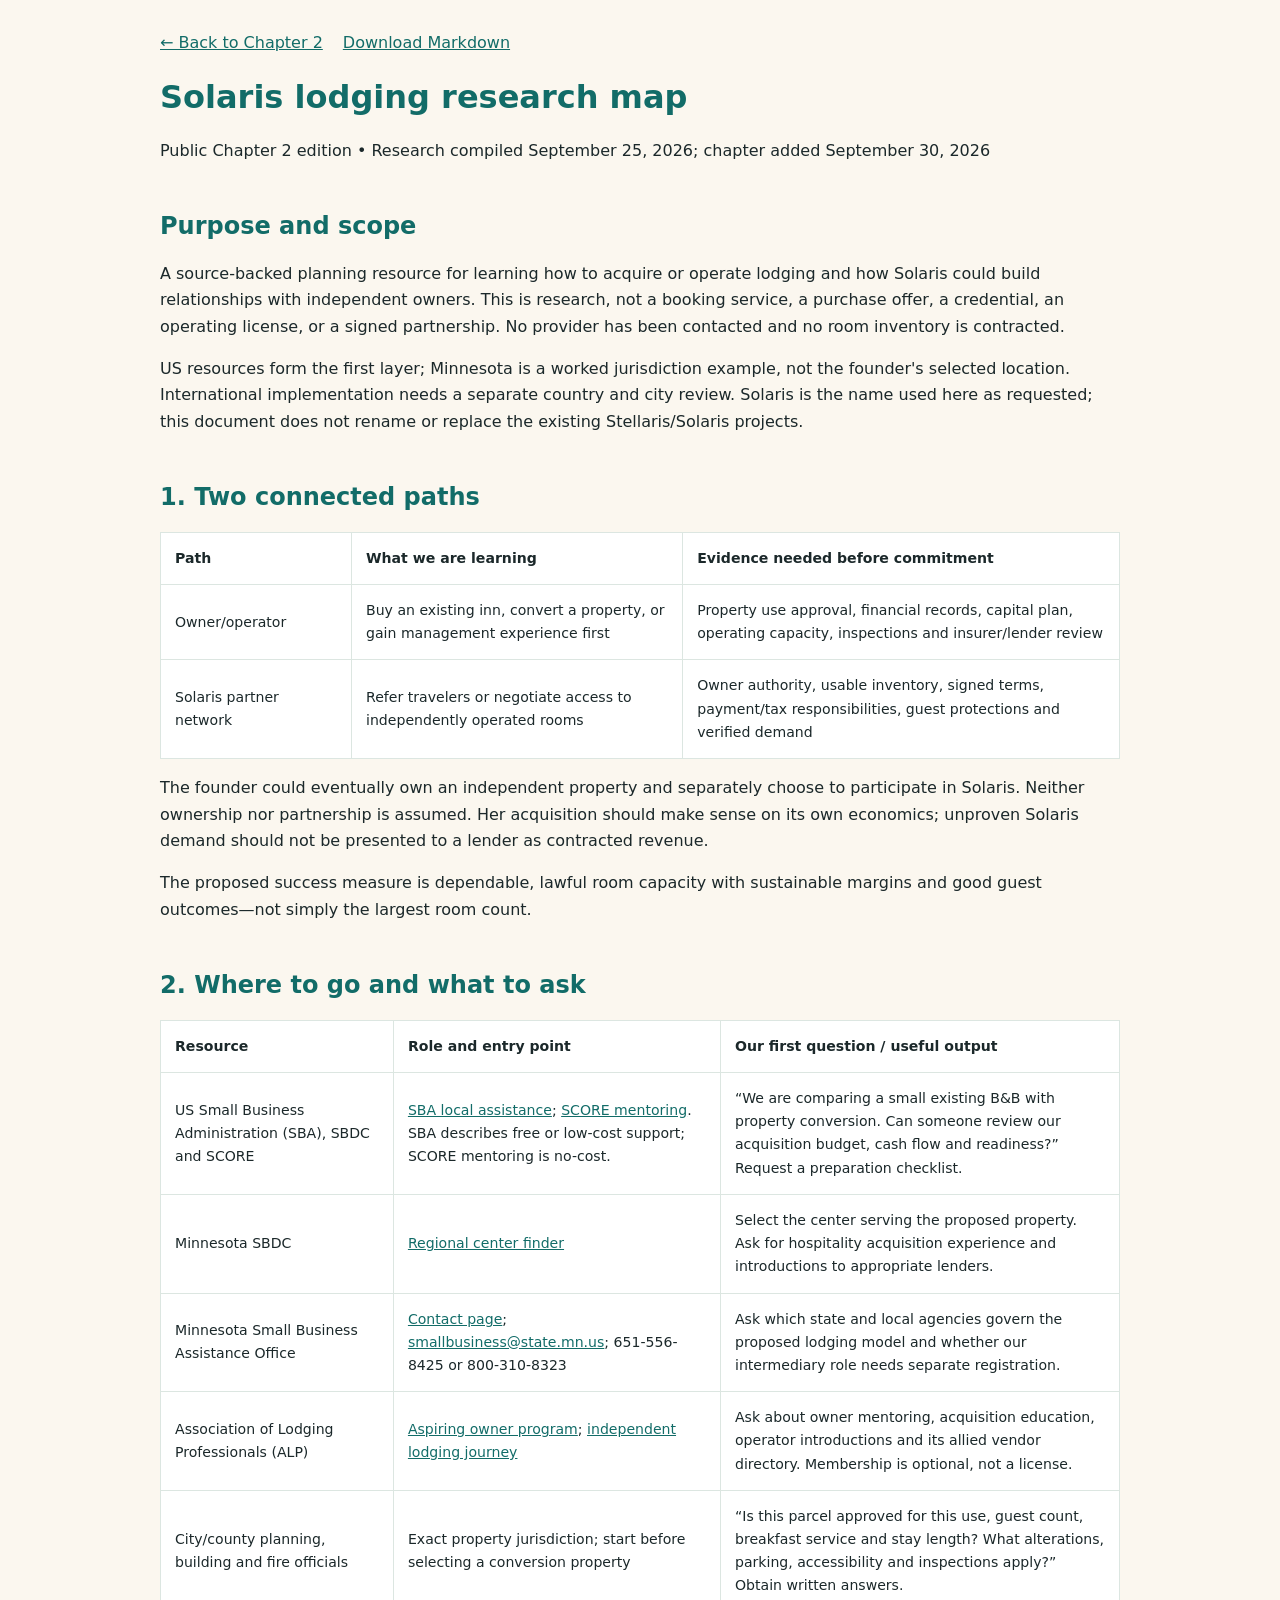
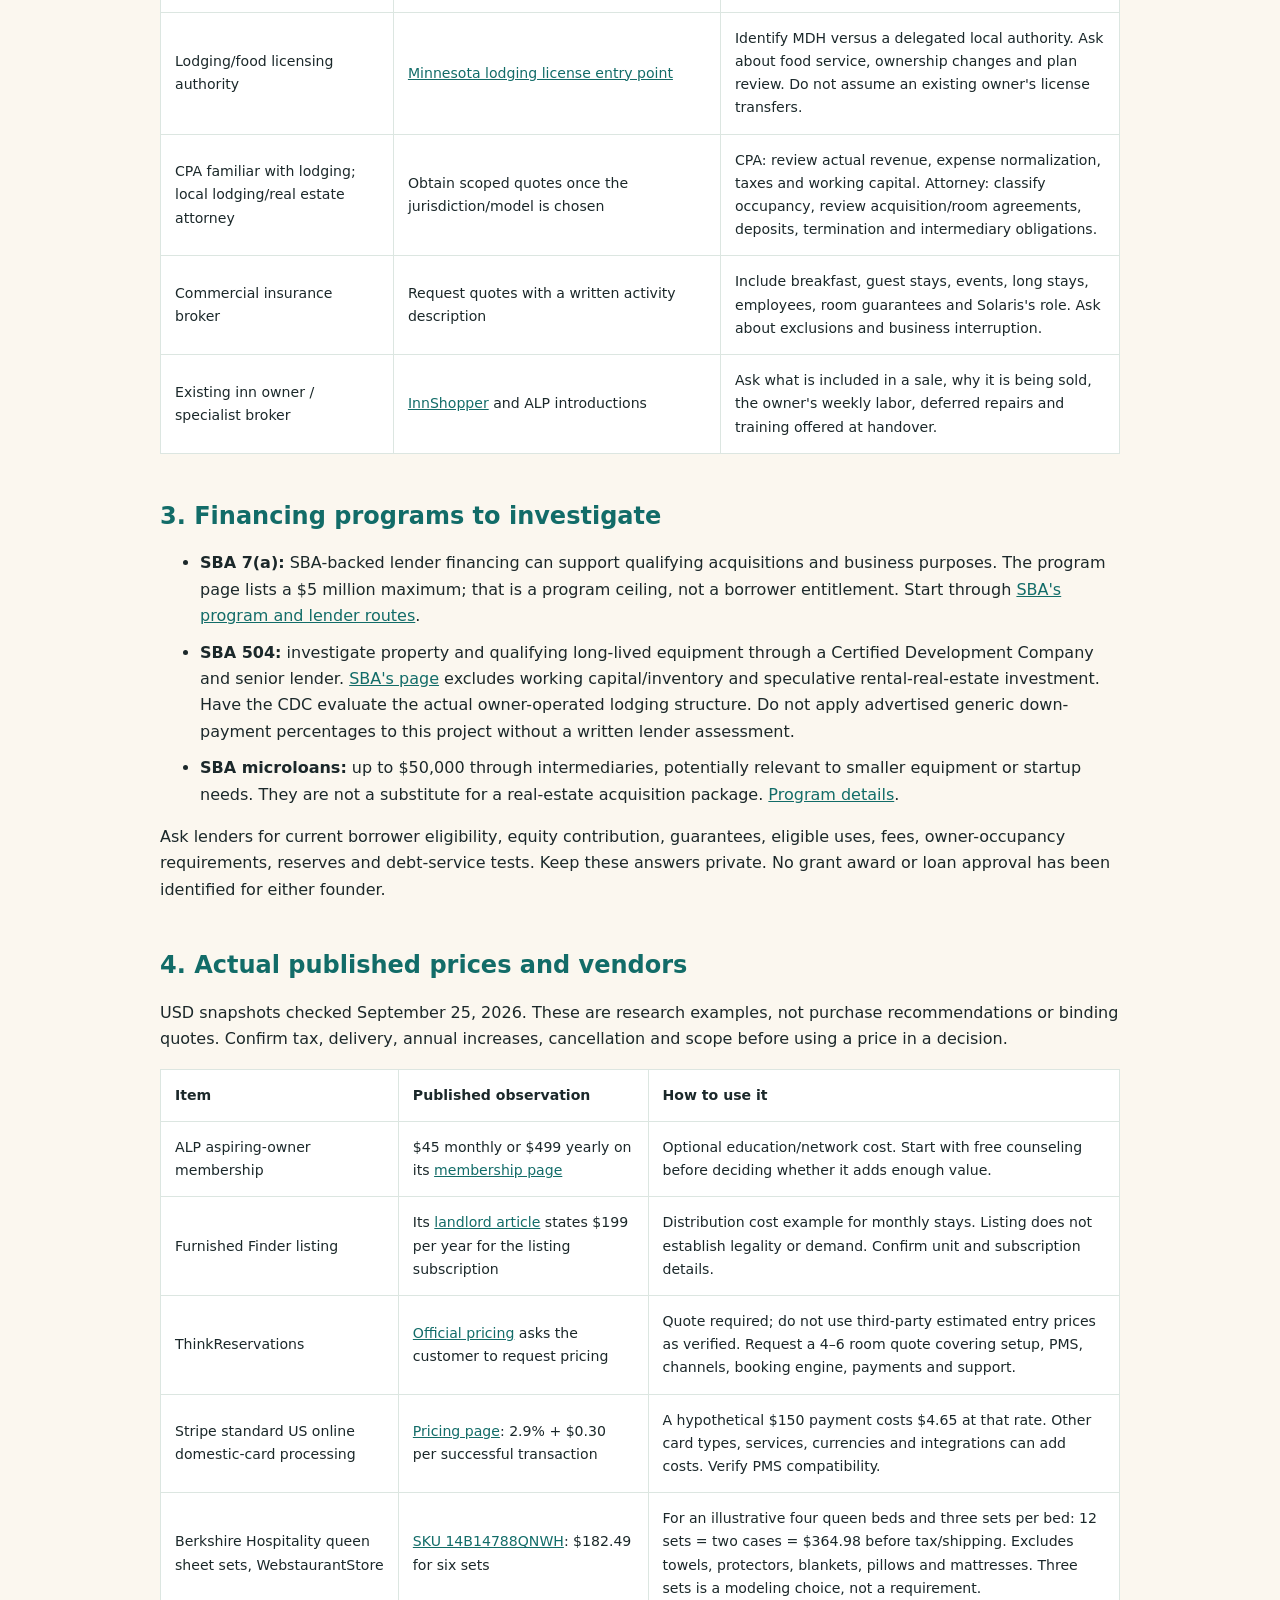
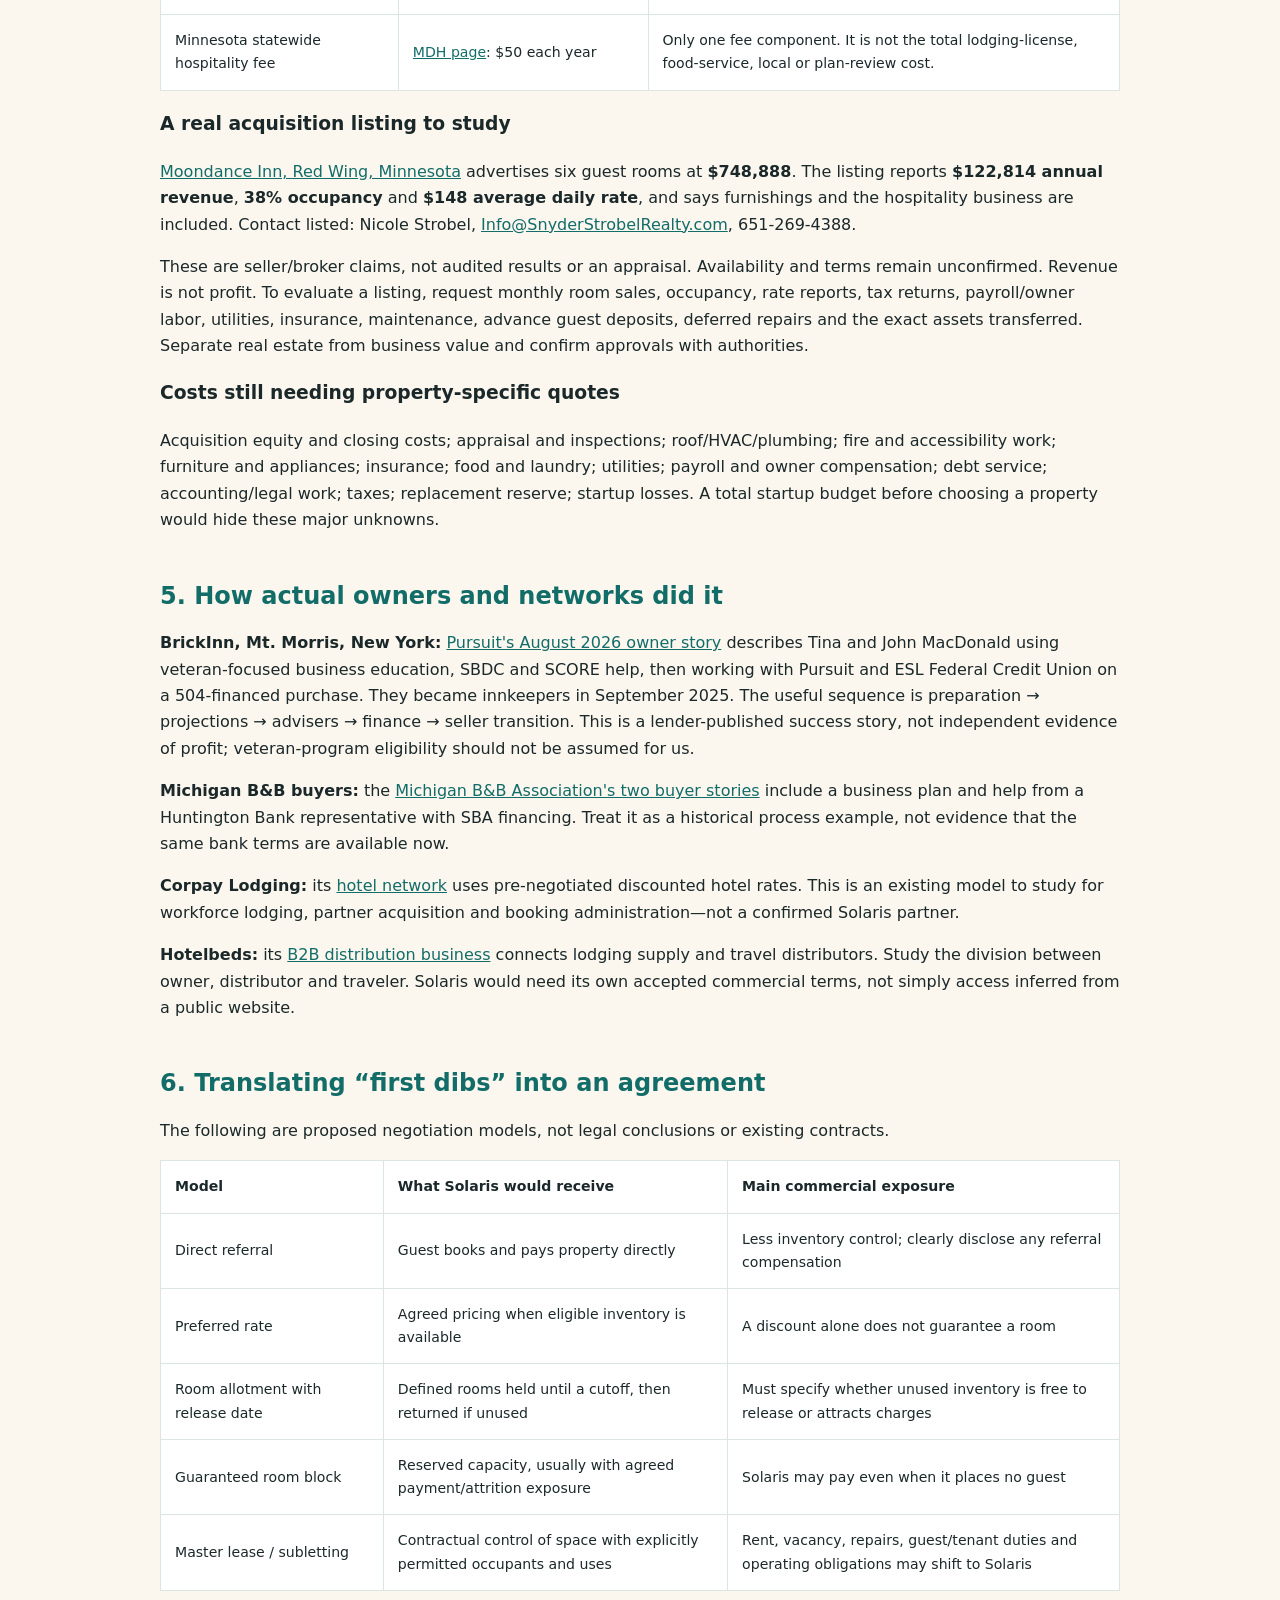
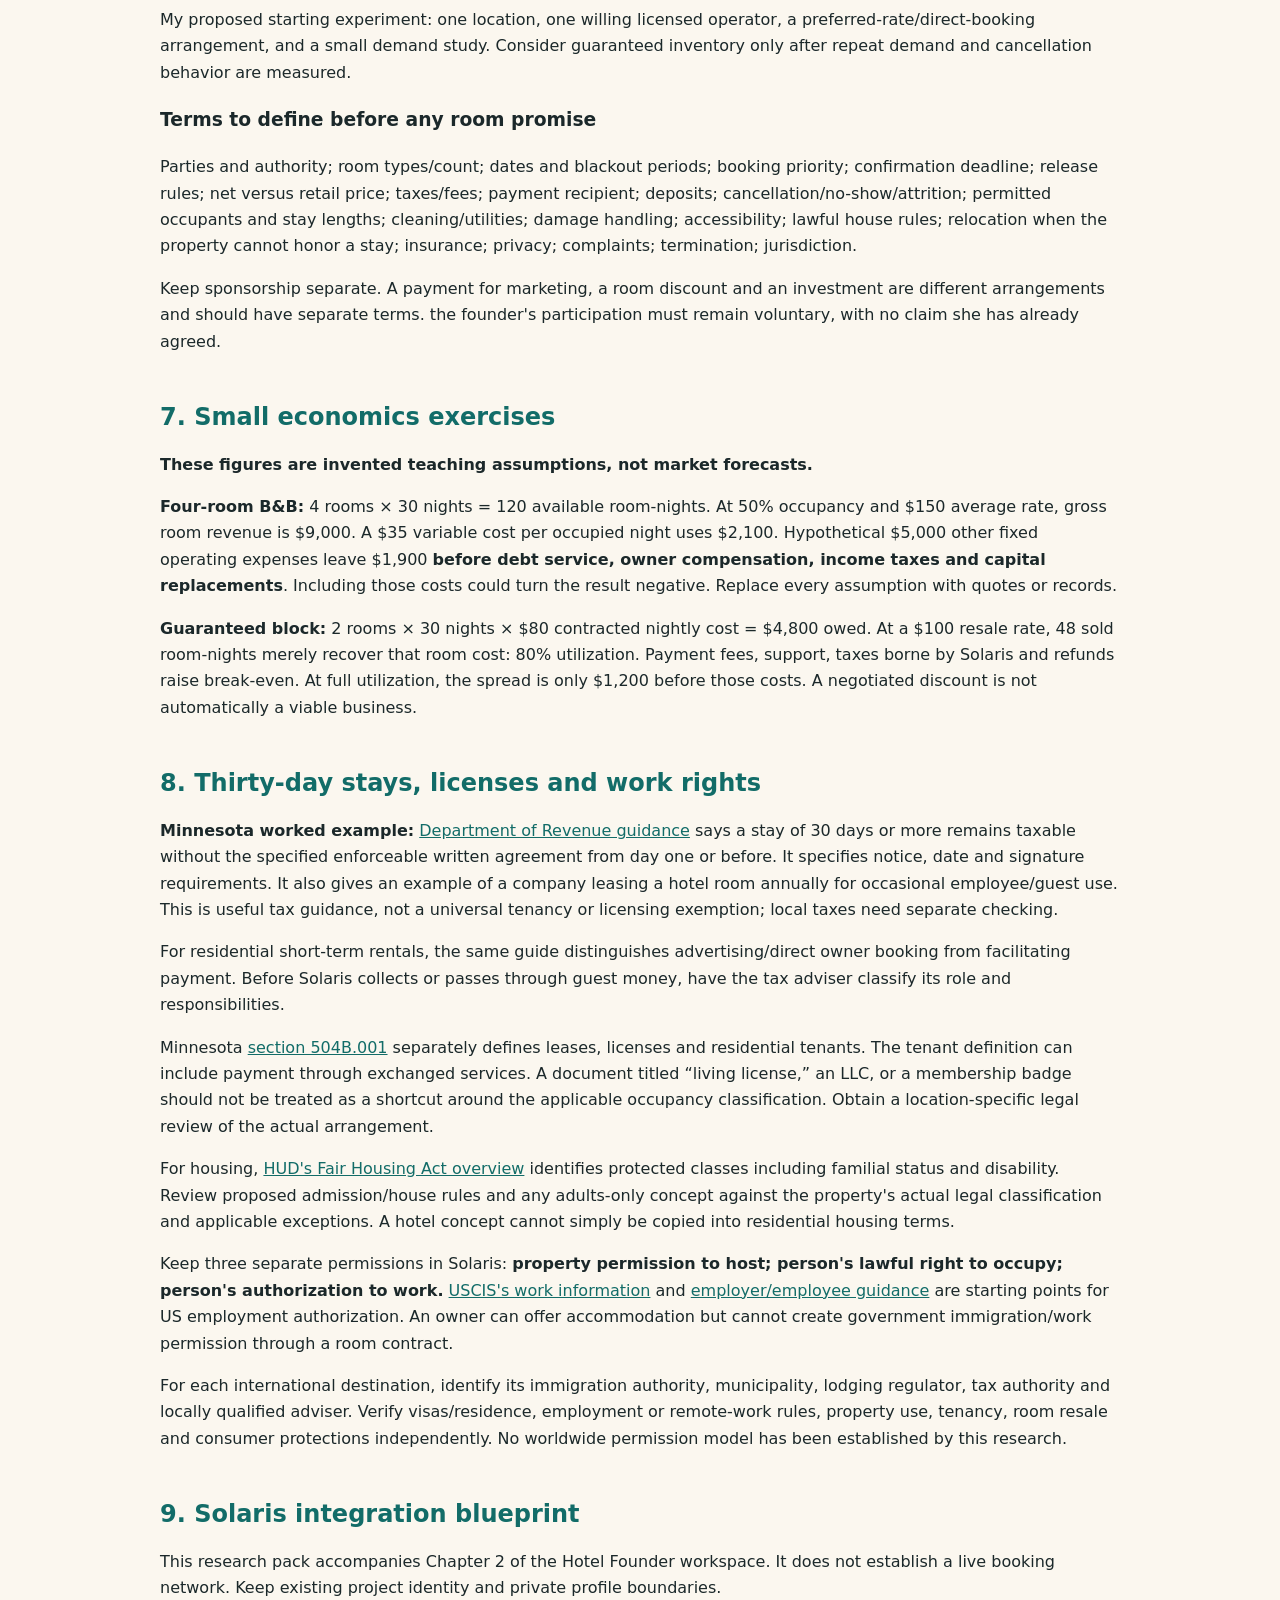
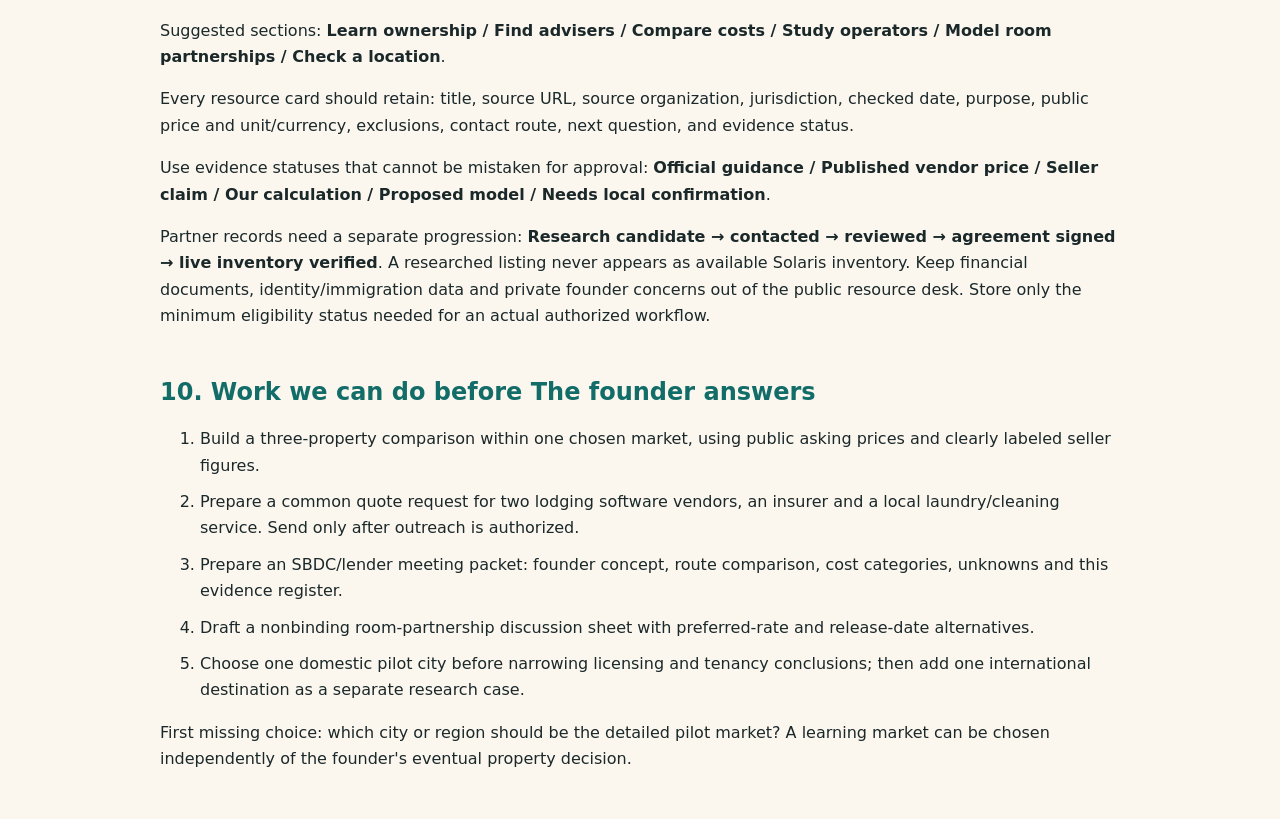
<file: hotel-founder/research.html>
<!doctype html><html lang="en"><meta charset="utf-8"><meta name="viewport" content="width=device-width, initial-scale=1"><title>Solaris Lodging Research Map</title><style>body{margin:auto;max-width:960px;padding:30px 24px;font:16px/1.65 system-ui;color:#1b282a;background:#fbf7ef}h1,h2{color:#126c68;line-height:1.2}h2{margin-top:48px}a{color:#126c68}table{display:block;overflow:auto;border-collapse:collapse;background:white;font-size:.88rem}td,th{padding:14px;border:1px solid #dce6e1;min-width:160px;text-align:left}p,li{overflow-wrap:anywhere}nav{display:flex;gap:20px;flex-wrap:wrap}li{margin:10px 0}</style><nav><a href="week-2.html#research">← Back to Chapter 2</a><a href="solaris_lodging_research_map.md" download>Download Markdown</a></nav><main><h1>Solaris lodging research map</h1>
<p>Public Chapter 2 edition • Research compiled September 25, 2026; chapter added September 30, 2026</p>
<h2>Purpose and scope</h2>
<p>A source-backed planning resource for learning how to acquire or operate lodging and how Solaris could build relationships with independent owners. This is research, not a booking service, a purchase offer, a credential, an operating license, or a signed partnership. No provider has been contacted and no room inventory is contracted.</p>
<p>US resources form the first layer; Minnesota is a worked jurisdiction example, not the founder&#39;s selected location. International implementation needs a separate country and city review. Solaris is the name used here as requested; this document does not rename or replace the existing Stellaris/Solaris projects.</p>
<h2>1. Two connected paths</h2>
<table>
<thead>
<tr>
<th>Path</th>
<th>What we are learning</th>
<th>Evidence needed before commitment</th>
</tr>
</thead>
<tbody><tr>
<td>Owner/operator</td>
<td>Buy an existing inn, convert a property, or gain management experience first</td>
<td>Property use approval, financial records, capital plan, operating capacity, inspections and insurer/lender review</td>
</tr>
<tr>
<td>Solaris partner network</td>
<td>Refer travelers or negotiate access to independently operated rooms</td>
<td>Owner authority, usable inventory, signed terms, payment/tax responsibilities, guest protections and verified demand</td>
</tr>
</tbody></table>
<p>The founder could eventually own an independent property and separately choose to participate in Solaris. Neither ownership nor partnership is assumed. Her acquisition should make sense on its own economics; unproven Solaris demand should not be presented to a lender as contracted revenue.</p>
<p>The proposed success measure is dependable, lawful room capacity with sustainable margins and good guest outcomes—not simply the largest room count.</p>
<h2>2. Where to go and what to ask</h2>
<table>
<thead>
<tr>
<th>Resource</th>
<th>Role and entry point</th>
<th>Our first question / useful output</th>
</tr>
</thead>
<tbody><tr>
<td>US Small Business Administration (SBA), SBDC and SCORE</td>
<td><a href="https://www.sba.gov/local-assistance">SBA local assistance</a>; <a href="https://www.sba.gov/local-assistance/resource-partners/score-business-mentoring">SCORE mentoring</a>. SBA describes free or low-cost support; SCORE mentoring is no-cost.</td>
<td>“We are comparing a small existing B&amp;B with property conversion. Can someone review our acquisition budget, cash flow and readiness?” Request a preparation checklist.</td>
</tr>
<tr>
<td>Minnesota SBDC</td>
<td><a href="https://mn.gov/deed/business/help/sbdc/">Regional center finder</a></td>
<td>Select the center serving the proposed property. Ask for hospitality acquisition experience and introductions to appropriate lenders.</td>
</tr>
<tr>
<td>Minnesota Small Business Assistance Office</td>
<td><a href="https://mn.gov/deed/business/help/sbao/">Contact page</a>; <a href="mailto:smallbusiness@state.mn.us">smallbusiness@state.mn.us</a>; 651-556-8425 or 800-310-8323</td>
<td>Ask which state and local agencies govern the proposed lodging model and whether our intermediary role needs separate registration.</td>
</tr>
<tr>
<td>Association of Lodging Professionals (ALP)</td>
<td><a href="https://www.alplodging.org/aspiring-lodging-professional/">Aspiring owner program</a>; <a href="https://www.alplodging.org/independent-lodging-journey/">independent lodging journey</a></td>
<td>Ask about owner mentoring, acquisition education, operator introductions and its allied vendor directory. Membership is optional, not a license.</td>
</tr>
<tr>
<td>City/county planning, building and fire officials</td>
<td>Exact property jurisdiction; start before selecting a conversion property</td>
<td>“Is this parcel approved for this use, guest count, breakfast service and stay length? What alterations, parking, accessibility and inspections apply?” Obtain written answers.</td>
</tr>
<tr>
<td>Lodging/food licensing authority</td>
<td><a href="https://mn.gov/elicense/a-z/?id=1083-311223">Minnesota lodging license entry point</a></td>
<td>Identify MDH versus a delegated local authority. Ask about food service, ownership changes and plan review. Do not assume an existing owner&#39;s license transfers.</td>
</tr>
<tr>
<td>CPA familiar with lodging; local lodging/real estate attorney</td>
<td>Obtain scoped quotes once the jurisdiction/model is chosen</td>
<td>CPA: review actual revenue, expense normalization, taxes and working capital. Attorney: classify occupancy, review acquisition/room agreements, deposits, termination and intermediary obligations.</td>
</tr>
<tr>
<td>Commercial insurance broker</td>
<td>Request quotes with a written activity description</td>
<td>Include breakfast, guest stays, events, long stays, employees, room guarantees and Solaris&#39;s role. Ask about exclusions and business interruption.</td>
</tr>
<tr>
<td>Existing inn owner / specialist broker</td>
<td><a href="https://www.innshopper.com/find-inns-for-sale.aspx">InnShopper</a> and ALP introductions</td>
<td>Ask what is included in a sale, why it is being sold, the owner&#39;s weekly labor, deferred repairs and training offered at handover.</td>
</tr>
</tbody></table>
<h2>3. Financing programs to investigate</h2>
<ul>
<li><strong>SBA 7(a):</strong> SBA-backed lender financing can support qualifying acquisitions and business purposes. The program page lists a $5 million maximum; that is a program ceiling, not a borrower entitlement. Start through <a href="https://legacy.sba.gov/funding-programs/loans/7a-loans">SBA&#39;s program and lender routes</a>.</li>
<li><strong>SBA 504:</strong> investigate property and qualifying long-lived equipment through a Certified Development Company and senior lender. <a href="https://www.sba.gov/loans/504-loans/">SBA&#39;s page</a> excludes working capital/inventory and speculative rental-real-estate investment. Have the CDC evaluate the actual owner-operated lodging structure. Do not apply advertised generic down-payment percentages to this project without a written lender assessment.</li>
<li><strong>SBA microloans:</strong> up to $50,000 through intermediaries, potentially relevant to smaller equipment or startup needs. They are not a substitute for a real-estate acquisition package. <a href="https://www.sba.gov/loans/microloans/">Program details</a>.</li>
</ul>
<p>Ask lenders for current borrower eligibility, equity contribution, guarantees, eligible uses, fees, owner-occupancy requirements, reserves and debt-service tests. Keep these answers private. No grant award or loan approval has been identified for either founder.</p>
<h2>4. Actual published prices and vendors</h2>
<p>USD snapshots checked September 25, 2026. These are research examples, not purchase recommendations or binding quotes. Confirm tax, delivery, annual increases, cancellation and scope before using a price in a decision.</p>
<table>
<thead>
<tr>
<th>Item</th>
<th>Published observation</th>
<th>How to use it</th>
</tr>
</thead>
<tbody><tr>
<td>ALP aspiring-owner membership</td>
<td>$45 monthly or $499 yearly on its <a href="https://www.alplodging.org/aspiring-lodging-professional/">membership page</a></td>
<td>Optional education/network cost. Start with free counseling before deciding whether it adds enough value.</td>
</tr>
<tr>
<td>Furnished Finder listing</td>
<td>Its <a href="https://www.furnishedfinder.com/blog/what-youll-actually-earn-as-a-furnished-finder-landlord">landlord article</a> states $199 per year for the listing subscription</td>
<td>Distribution cost example for monthly stays. Listing does not establish legality or demand. Confirm unit and subscription details.</td>
</tr>
<tr>
<td>ThinkReservations</td>
<td><a href="https://www.thinkreservations.com/pricing">Official pricing</a> asks the customer to request pricing</td>
<td>Quote required; do not use third-party estimated entry prices as verified. Request a 4–6 room quote covering setup, PMS, channels, booking engine, payments and support.</td>
</tr>
<tr>
<td>Stripe standard US online domestic-card processing</td>
<td><a href="https://stripe.com/pricing">Pricing page</a>: 2.9% + $0.30 per successful transaction</td>
<td>A hypothetical $150 payment costs $4.65 at that rate. Other card types, services, currencies and integrations can add costs. Verify PMS compatibility.</td>
</tr>
<tr>
<td>Berkshire Hospitality queen sheet sets, WebstaurantStore</td>
<td><a href="https://www.webstaurantstore.com/berkshire-hospitality-suitedream-queen-size-4-piece-true-white-100-polyester-microfiber-sheet-set-case/14B14788QNWH.html">SKU 14B14788QNWH</a>: $182.49 for six sets</td>
<td>For an illustrative four queen beds and three sets per bed: 12 sets = two cases = $364.98 before tax/shipping. Excludes towels, protectors, blankets, pillows and mattresses. Three sets is a modeling choice, not a requirement.</td>
</tr>
<tr>
<td>Minnesota statewide hospitality fee</td>
<td><a href="https://www.health.state.mn.us/communities/environment/food/license/hospfee.html">MDH page</a>: $50 each year</td>
<td>Only one fee component. It is not the total lodging-license, food-service, local or plan-review cost.</td>
</tr>
</tbody></table>
<h3>A real acquisition listing to study</h3>
<p><a href="https://www.innshopper.com/ViewListing.aspx?ListingID=12585">Moondance Inn, Red Wing, Minnesota</a> advertises six guest rooms at <strong>$748,888</strong>. The listing reports <strong>$122,814 annual revenue</strong>, <strong>38% occupancy</strong> and <strong>$148 average daily rate</strong>, and says furnishings and the hospitality business are included. Contact listed: Nicole Strobel, <a href="mailto:Info@SnyderStrobelRealty.com">Info@SnyderStrobelRealty.com</a>, 651-269-4388.</p>
<p>These are seller/broker claims, not audited results or an appraisal. Availability and terms remain unconfirmed. Revenue is not profit. To evaluate a listing, request monthly room sales, occupancy, rate reports, tax returns, payroll/owner labor, utilities, insurance, maintenance, advance guest deposits, deferred repairs and the exact assets transferred. Separate real estate from business value and confirm approvals with authorities.</p>
<h3>Costs still needing property-specific quotes</h3>
<p>Acquisition equity and closing costs; appraisal and inspections; roof/HVAC/plumbing; fire and accessibility work; furniture and appliances; insurance; food and laundry; utilities; payroll and owner compensation; debt service; accounting/legal work; taxes; replacement reserve; startup losses. A total startup budget before choosing a property would hide these major unknowns.</p>
<h2>5. How actual owners and networks did it</h2>
<p><strong>BrickInn, Mt. Morris, New York:</strong> <a href="https://pursuitlending.com/resources/brickinn-mount-morris-ny/">Pursuit&#39;s August 2026 owner story</a> describes Tina and John MacDonald using veteran-focused business education, SBDC and SCORE help, then working with Pursuit and ESL Federal Credit Union on a 504-financed purchase. They became innkeepers in September 2025. The useful sequence is preparation → projections → advisers → finance → seller transition. This is a lender-published success story, not independent evidence of profit; veteran-program eligibility should not be assumed for us.</p>
<p><strong>Michigan B&amp;B buyers:</strong> the <a href="https://michbnb.com/blog/buying-a-bed-and-breakfast/">Michigan B&amp;B Association&#39;s two buyer stories</a> include a business plan and help from a Huntington Bank representative with SBA financing. Treat it as a historical process example, not evidence that the same bank terms are available now.</p>
<p><strong>Corpay Lodging:</strong> its <a href="https://www.corpaylodging.com/hotel-partners">hotel network</a> uses pre-negotiated discounted hotel rates. This is an existing model to study for workforce lodging, partner acquisition and booking administration—not a confirmed Solaris partner.</p>
<p><strong>Hotelbeds:</strong> its <a href="https://discover.hotelbeds.com/">B2B distribution business</a> connects lodging supply and travel distributors. Study the division between owner, distributor and traveler. Solaris would need its own accepted commercial terms, not simply access inferred from a public website.</p>
<h2>6. Translating “first dibs” into an agreement</h2>
<p>The following are proposed negotiation models, not legal conclusions or existing contracts.</p>
<table>
<thead>
<tr>
<th>Model</th>
<th>What Solaris would receive</th>
<th>Main commercial exposure</th>
</tr>
</thead>
<tbody><tr>
<td>Direct referral</td>
<td>Guest books and pays property directly</td>
<td>Less inventory control; clearly disclose any referral compensation</td>
</tr>
<tr>
<td>Preferred rate</td>
<td>Agreed pricing when eligible inventory is available</td>
<td>A discount alone does not guarantee a room</td>
</tr>
<tr>
<td>Room allotment with release date</td>
<td>Defined rooms held until a cutoff, then returned if unused</td>
<td>Must specify whether unused inventory is free to release or attracts charges</td>
</tr>
<tr>
<td>Guaranteed room block</td>
<td>Reserved capacity, usually with agreed payment/attrition exposure</td>
<td>Solaris may pay even when it places no guest</td>
</tr>
<tr>
<td>Master lease / subletting</td>
<td>Contractual control of space with explicitly permitted occupants and uses</td>
<td>Rent, vacancy, repairs, guest/tenant duties and operating obligations may shift to Solaris</td>
</tr>
</tbody></table>
<p>My proposed starting experiment: one location, one willing licensed operator, a preferred-rate/direct-booking arrangement, and a small demand study. Consider guaranteed inventory only after repeat demand and cancellation behavior are measured.</p>
<h3>Terms to define before any room promise</h3>
<p>Parties and authority; room types/count; dates and blackout periods; booking priority; confirmation deadline; release rules; net versus retail price; taxes/fees; payment recipient; deposits; cancellation/no-show/attrition; permitted occupants and stay lengths; cleaning/utilities; damage handling; accessibility; lawful house rules; relocation when the property cannot honor a stay; insurance; privacy; complaints; termination; jurisdiction.</p>
<p>Keep sponsorship separate. A payment for marketing, a room discount and an investment are different arrangements and should have separate terms. the founder&#39;s participation must remain voluntary, with no claim she has already agreed.</p>
<h2>7. Small economics exercises</h2>
<p><strong>These figures are invented teaching assumptions, not market forecasts.</strong></p>
<p><strong>Four-room B&amp;B:</strong> 4 rooms × 30 nights = 120 available room-nights. At 50% occupancy and $150 average rate, gross room revenue is $9,000. A $35 variable cost per occupied night uses $2,100. Hypothetical $5,000 other fixed operating expenses leave $1,900 <strong>before debt service, owner compensation, income taxes and capital replacements</strong>. Including those costs could turn the result negative. Replace every assumption with quotes or records.</p>
<p><strong>Guaranteed block:</strong> 2 rooms × 30 nights × $80 contracted nightly cost = $4,800 owed. At a $100 resale rate, 48 sold room-nights merely recover that room cost: 80% utilization. Payment fees, support, taxes borne by Solaris and refunds raise break-even. At full utilization, the spread is only $1,200 before those costs. A negotiated discount is not automatically a viable business.</p>
<h2>8. Thirty-day stays, licenses and work rights</h2>
<p><strong>Minnesota worked example:</strong> <a href="https://www.revenue.state.mn.us/book/export/html/12636">Department of Revenue guidance</a> says a stay of 30 days or more remains taxable without the specified enforceable written agreement from day one or before. It specifies notice, date and signature requirements. It also gives an example of a company leasing a hotel room annually for occasional employee/guest use. This is useful tax guidance, not a universal tenancy or licensing exemption; local taxes need separate checking.</p>
<p>For residential short-term rentals, the same guide distinguishes advertising/direct owner booking from facilitating payment. Before Solaris collects or passes through guest money, have the tax adviser classify its role and responsibilities.</p>
<p>Minnesota <a href="https://www.revisor.mn.gov/statutes/cite/504B.001">section 504B.001</a> separately defines leases, licenses and residential tenants. The tenant definition can include payment through exchanged services. A document titled “living license,” an LLC, or a membership badge should not be treated as a shortcut around the applicable occupancy classification. Obtain a location-specific legal review of the actual arrangement.</p>
<p>For housing, <a href="https://www.hud.gov/helping-americans/fair-housing-act-overview">HUD&#39;s Fair Housing Act overview</a> identifies protected classes including familial status and disability. Review proposed admission/house rules and any adults-only concept against the property&#39;s actual legal classification and applicable exceptions. A hotel concept cannot simply be copied into residential housing terms.</p>
<p>Keep three separate permissions in Solaris: <strong>property permission to host; person&#39;s lawful right to occupy; person&#39;s authorization to work.</strong> <a href="https://www.uscis.gov/working-in-the-united-states">USCIS&#39;s work information</a> and <a href="https://www.uscis.gov/working-in-the-united-states/information-for-employers-and-employees">employer/employee guidance</a> are starting points for US employment authorization. An owner can offer accommodation but cannot create government immigration/work permission through a room contract.</p>
<p>For each international destination, identify its immigration authority, municipality, lodging regulator, tax authority and locally qualified adviser. Verify visas/residence, employment or remote-work rules, property use, tenancy, room resale and consumer protections independently. No worldwide permission model has been established by this research.</p>
<h2>9. Solaris integration blueprint</h2>
<p>This research pack accompanies Chapter 2 of the Hotel Founder workspace. It does not establish a live booking network. Keep existing project identity and private profile boundaries.</p>
<p>Suggested sections: <strong>Learn ownership / Find advisers / Compare costs / Study operators / Model room partnerships / Check a location</strong>.</p>
<p>Every resource card should retain: title, source URL, source organization, jurisdiction, checked date, purpose, public price and unit/currency, exclusions, contact route, next question, and evidence status.</p>
<p>Use evidence statuses that cannot be mistaken for approval: <strong>Official guidance / Published vendor price / Seller claim / Our calculation / Proposed model / Needs local confirmation</strong>.</p>
<p>Partner records need a separate progression: <strong>Research candidate → contacted → reviewed → agreement signed → live inventory verified</strong>. A researched listing never appears as available Solaris inventory. Keep financial documents, identity/immigration data and private founder concerns out of the public resource desk. Store only the minimum eligibility status needed for an actual authorized workflow.</p>
<h2>10. Work we can do before The founder answers</h2>
<ol>
<li>Build a three-property comparison within one chosen market, using public asking prices and clearly labeled seller figures.</li>
<li>Prepare a common quote request for two lodging software vendors, an insurer and a local laundry/cleaning service. Send only after outreach is authorized.</li>
<li>Prepare an SBDC/lender meeting packet: founder concept, route comparison, cost categories, unknowns and this evidence register.</li>
<li>Draft a nonbinding room-partnership discussion sheet with preferred-rate and release-date alternatives.</li>
<li>Choose one domestic pilot city before narrowing licensing and tenancy conclusions; then add one international destination as a separate research case.</li>
</ol>
<p>First missing choice: which city or region should be the detailed pilot market? A learning market can be chosen independently of the founder&#39;s eventual property decision.</p>

</main></html>
</file>
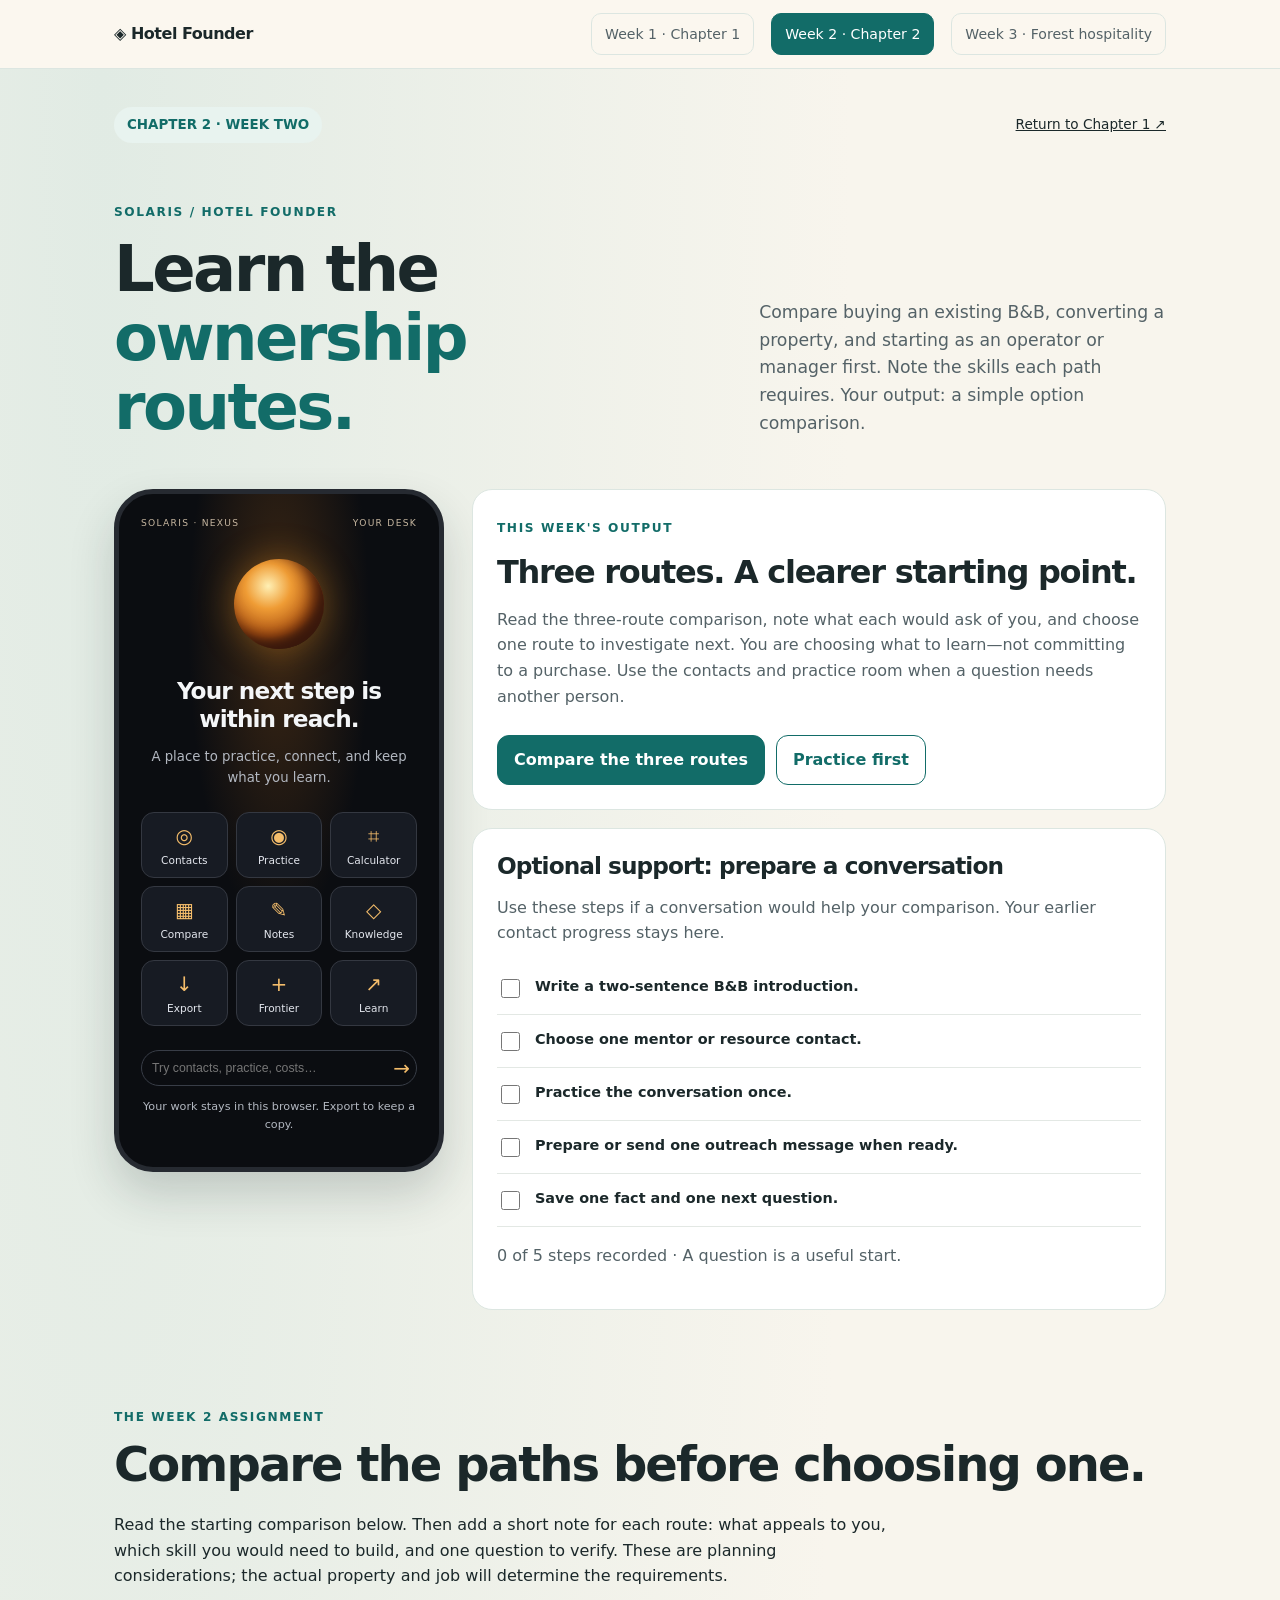
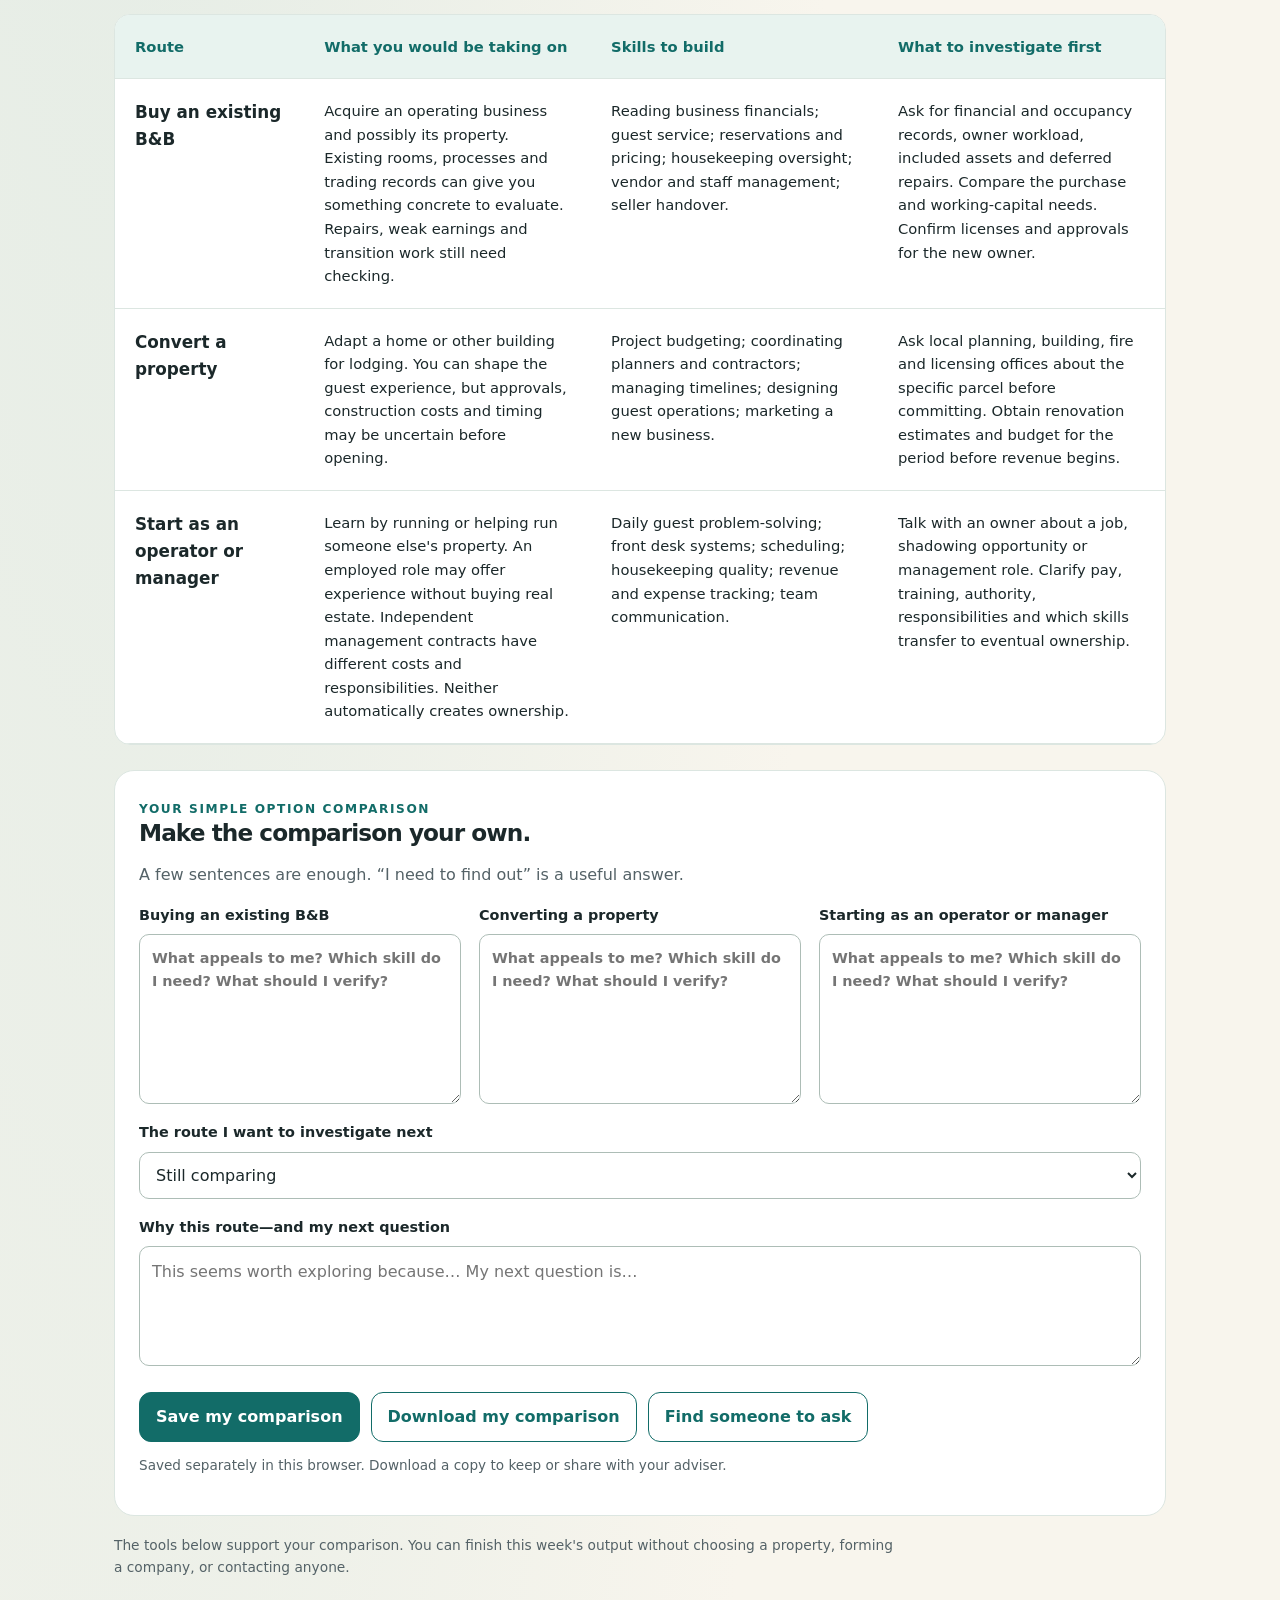
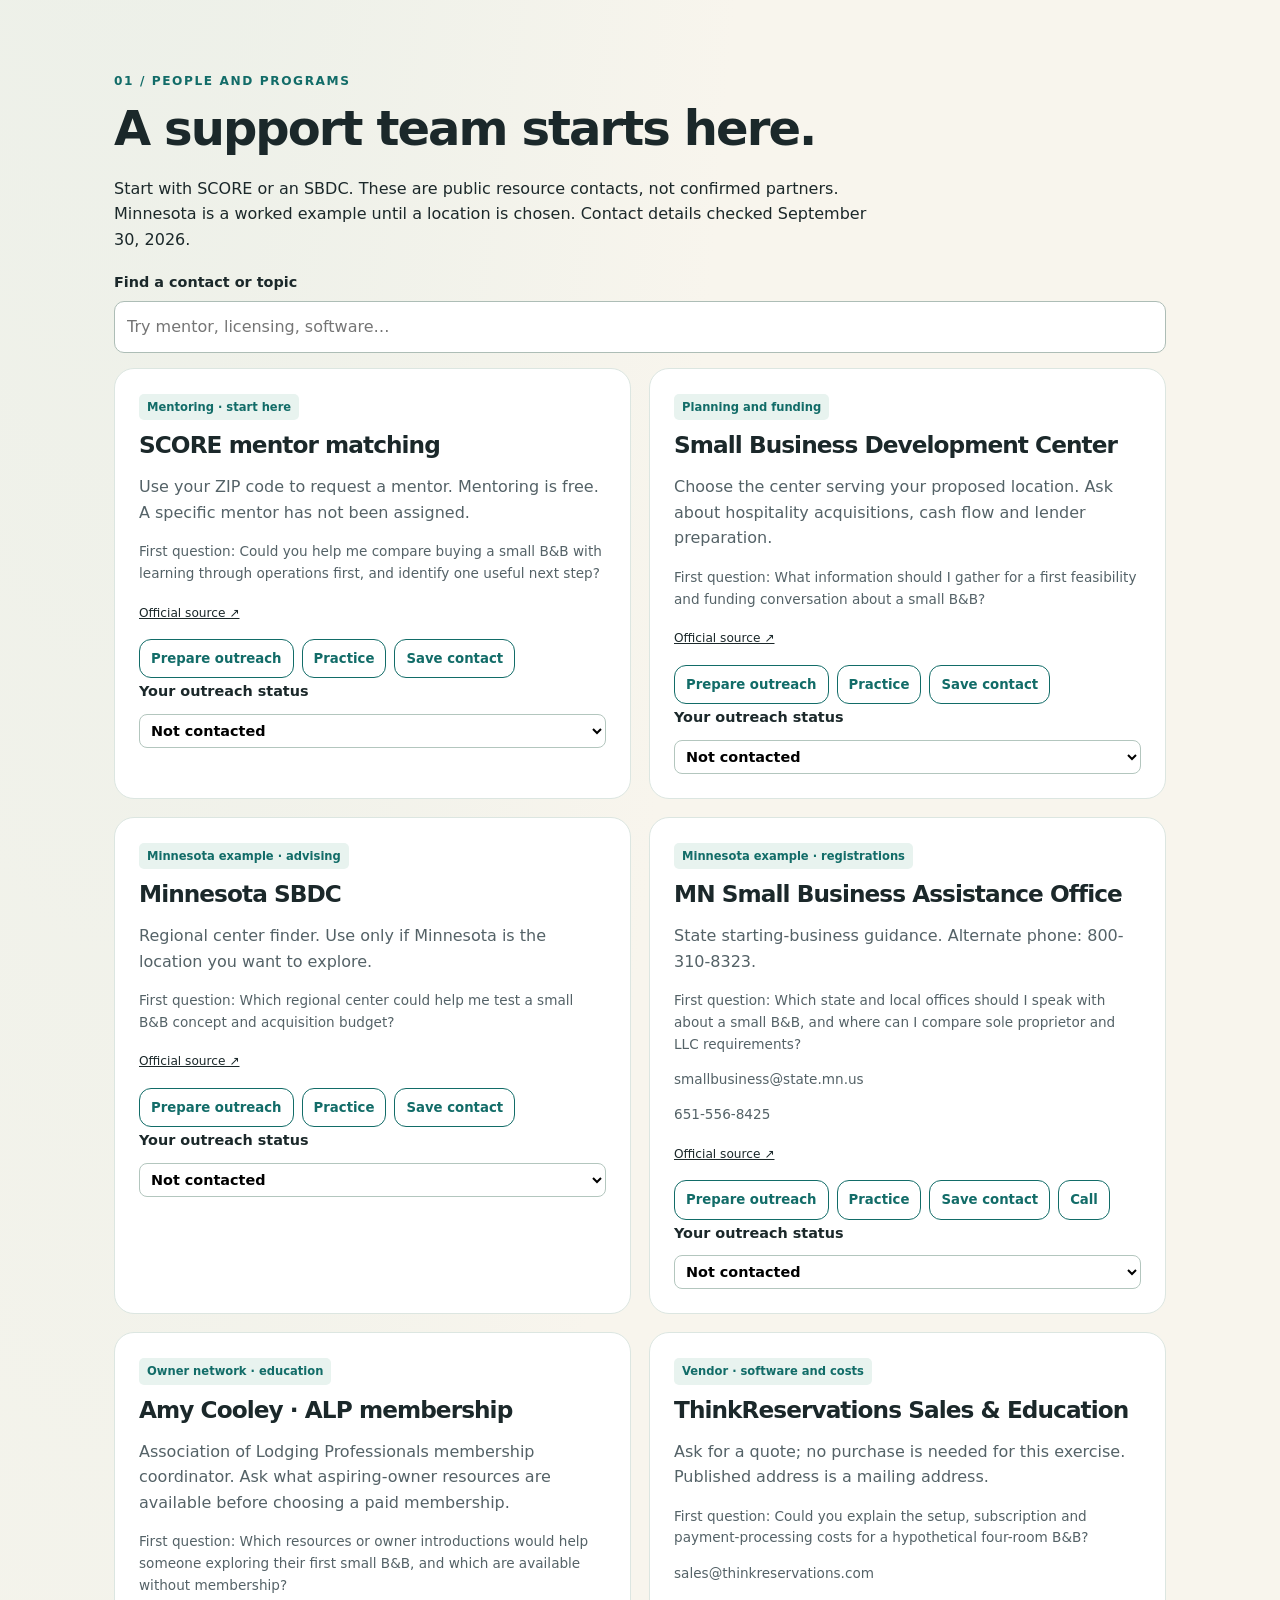
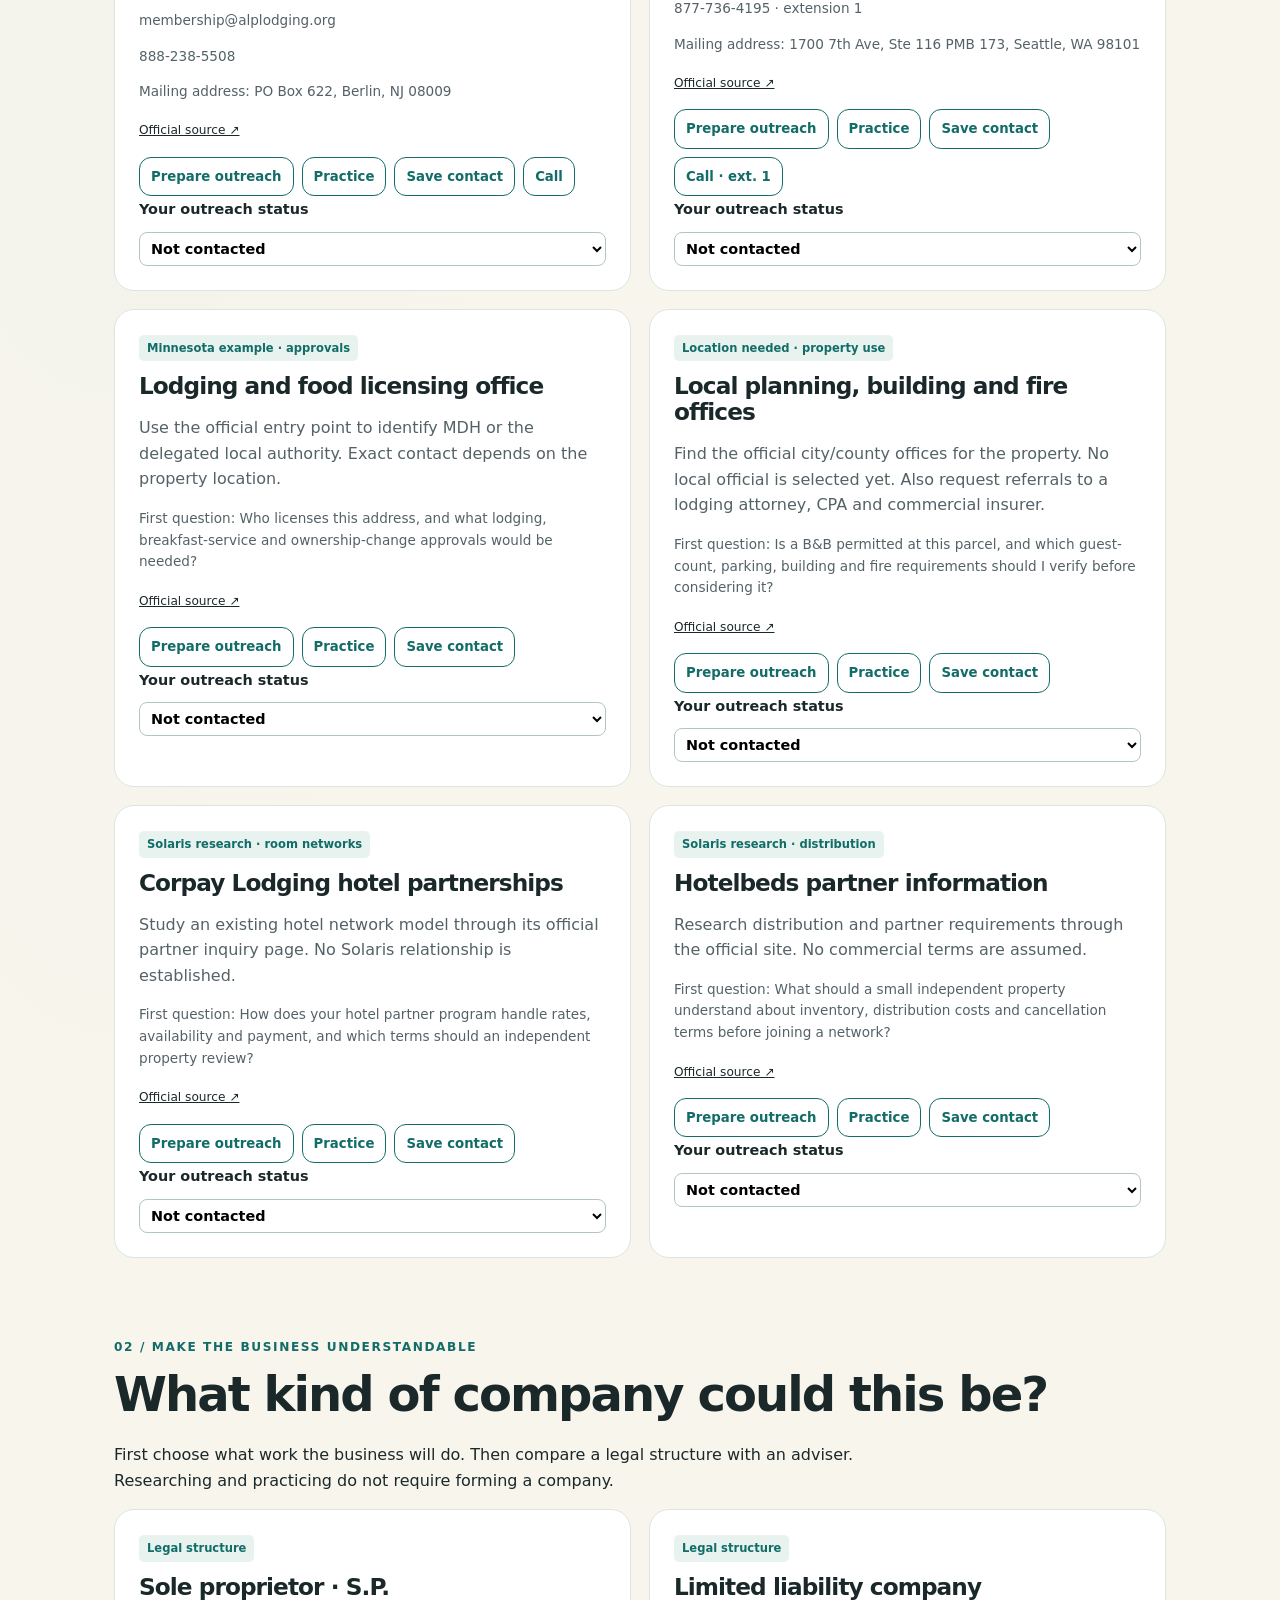
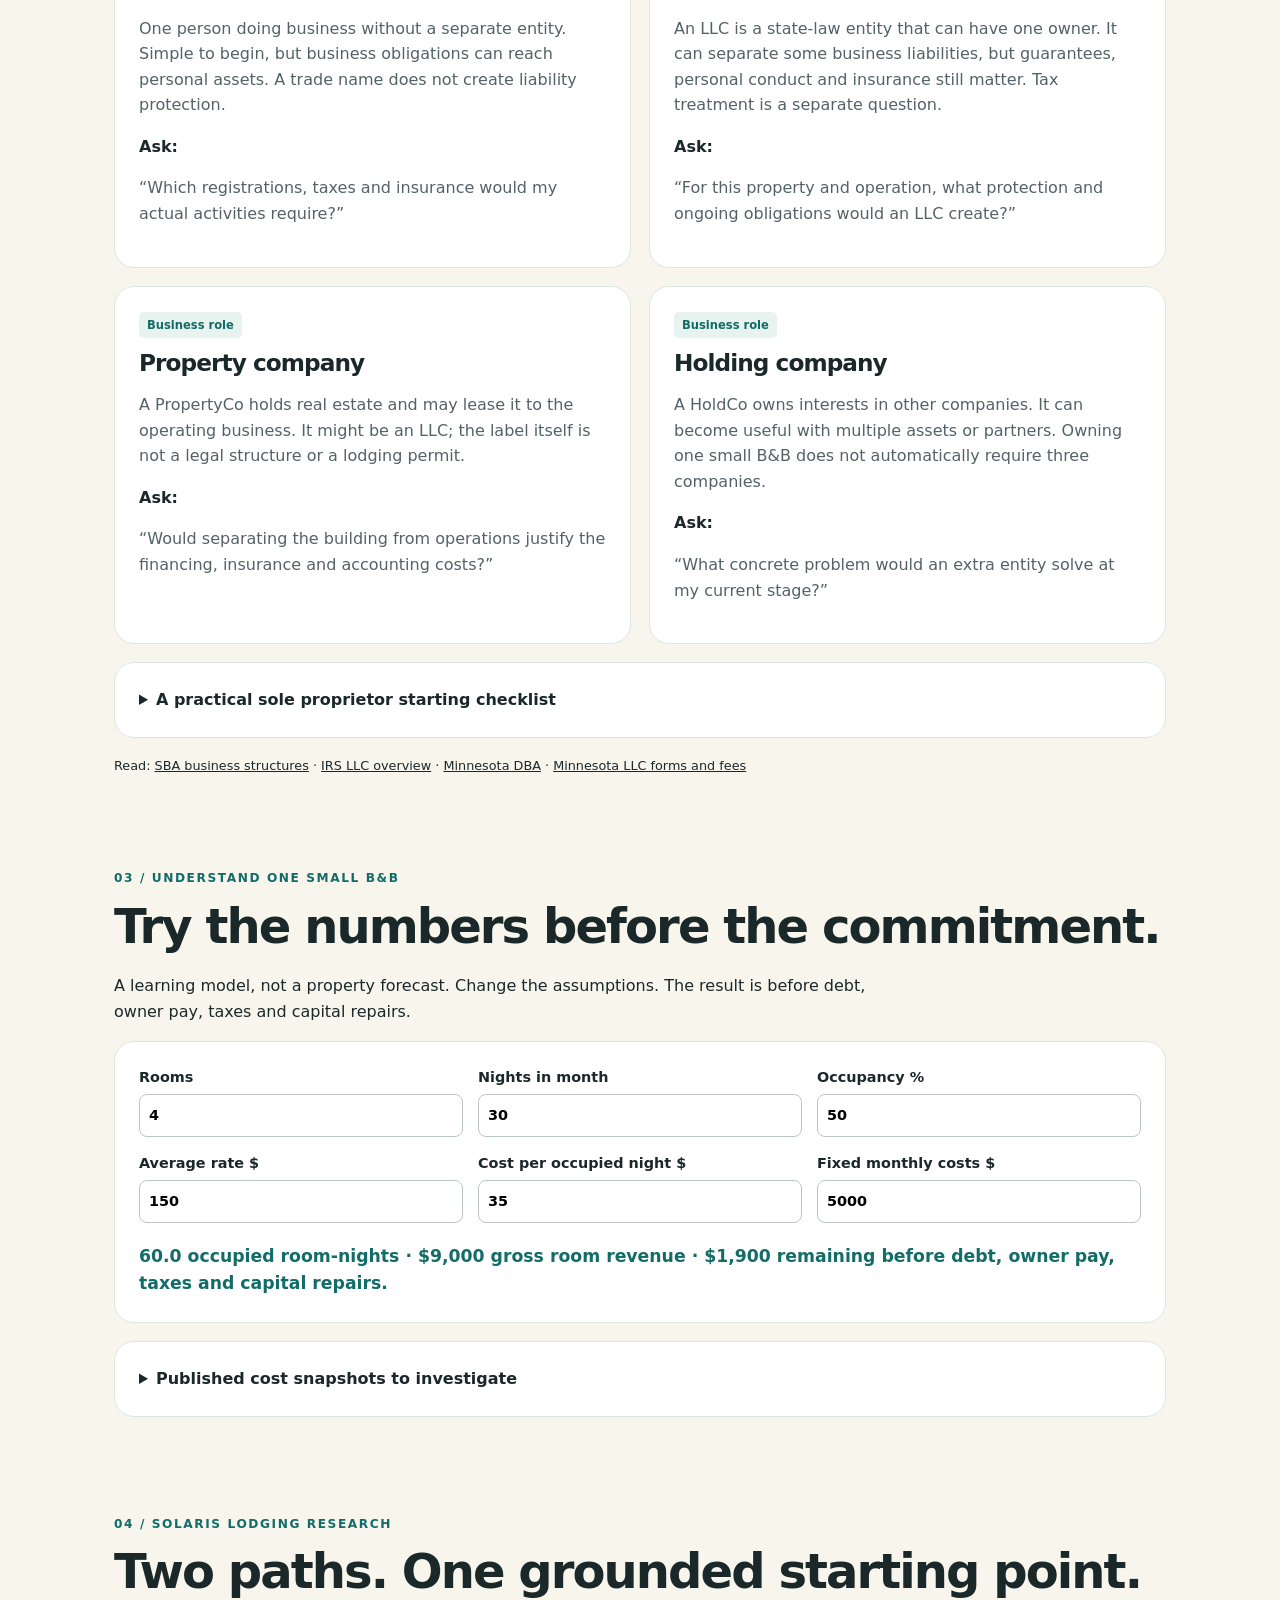
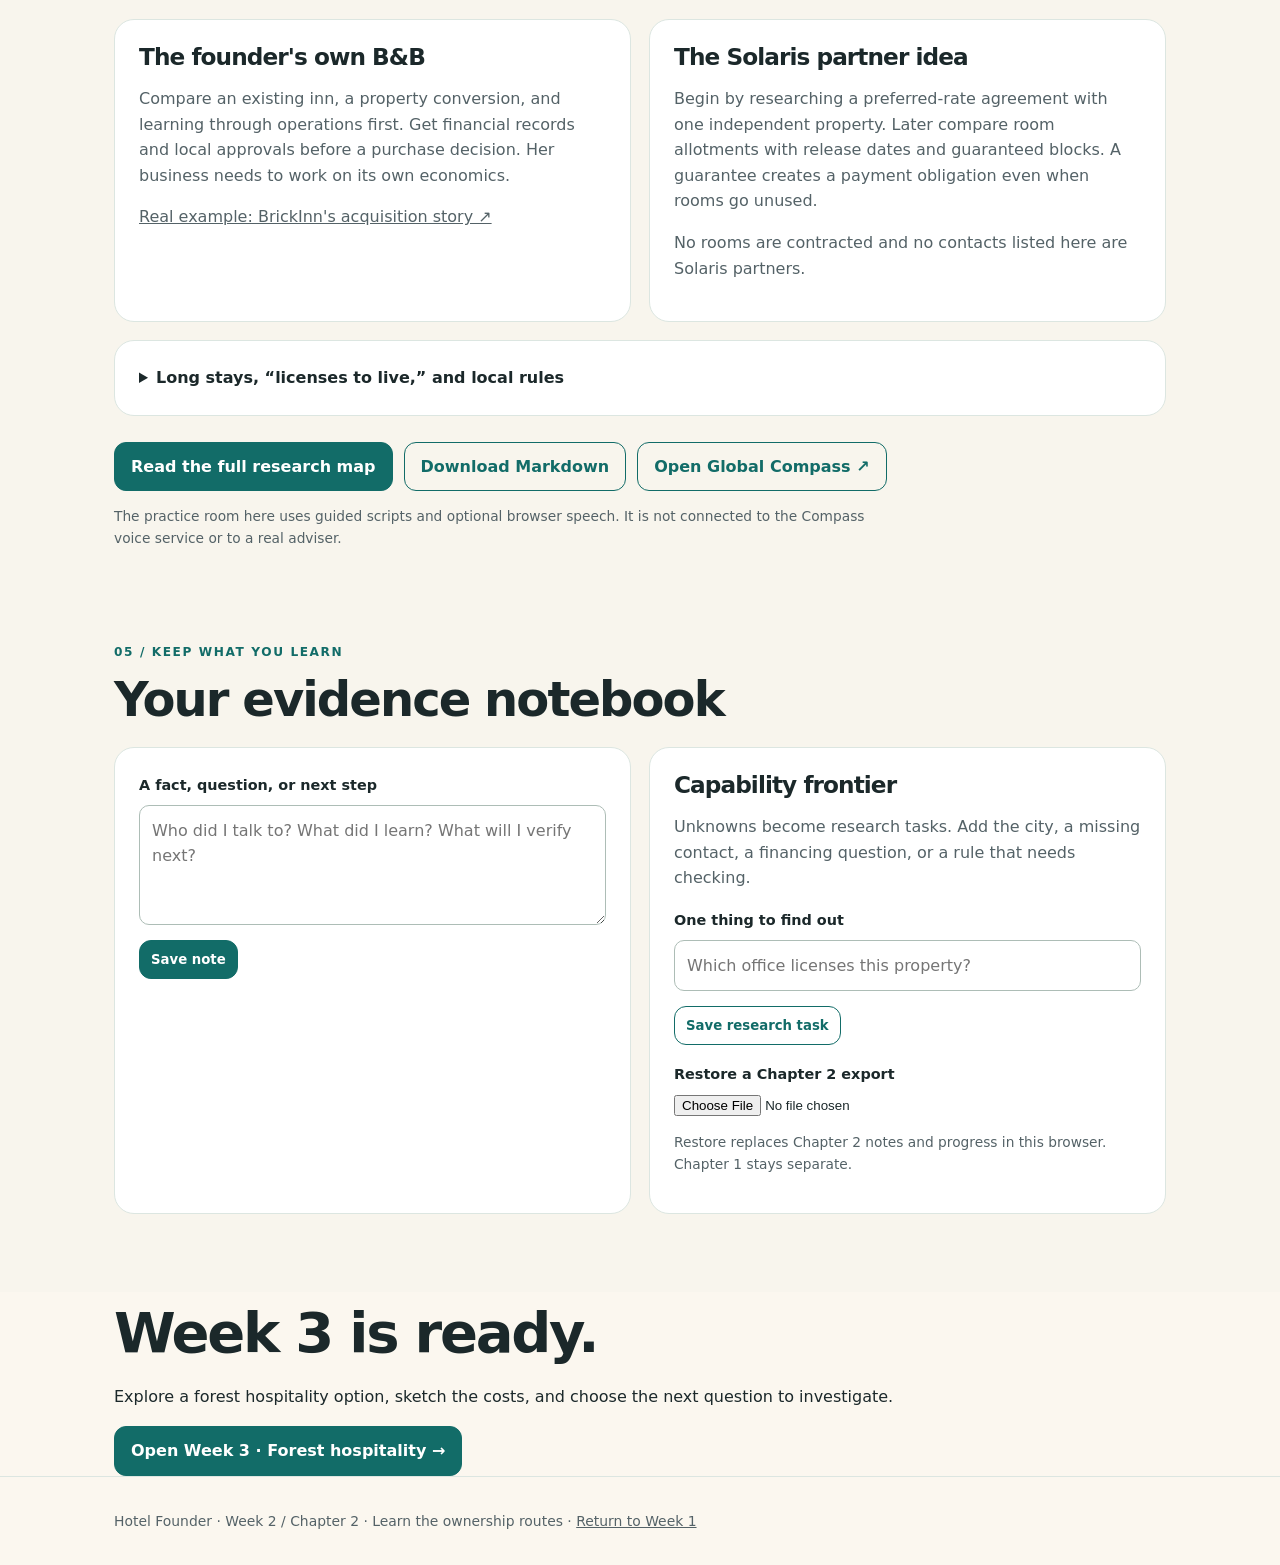
<file: hotel-founder/week-2.html>
<!doctype html>
<html lang="en">
<head>
<meta charset="utf-8">
<meta name="viewport" content="width=device-width, initial-scale=1">
<meta name="color-scheme" content="light">
<title>Hotel Founder | Week 2 · Learn the Ownership Routes</title>
<style>
:root{--ink:#1b282a;--muted:#546267;--accent:#126c68;--pale:#e8f3ef;--cream:#fbf7ef;--line:#dce6e1;--white:#fff;--shadow:0 15px 45px #173e3620}*{box-sizing:border-box}html{scroll-behavior:smooth}body{margin:0;font:16px/1.6 system-ui,-apple-system,Segoe UI,sans-serif;background:var(--cream);color:var(--ink)}a{color:inherit}button,textarea,select{font:inherit}button{cursor:pointer}.wrap{max-width:1100px;margin:auto;padding:0 24px}header{position:sticky;top:0;background:#fbf7eff2;backdrop-filter:blur(12px);border-bottom:1px solid var(--line);z-index:2}.nav{min-height:68px;display:flex;justify-content:space-between;align-items:center;gap:20px}.brand{font-weight:850;text-decoration:none;letter-spacing:-.03em}nav{display:flex;gap:17px;flex-wrap:wrap;font-size:.88rem}nav a{text-decoration:none;color:var(--muted)}nav a:hover,nav a:focus{color:var(--accent);text-decoration:underline}.hero{padding:86px 0 72px;background:radial-gradient(circle at 90% 12%,#d8eee4 0,transparent 37%),linear-gradient(130deg,#fbf7ef,#f2f7f1)}.eyebrow{color:var(--accent);font-weight:800;letter-spacing:.13em;text-transform:uppercase;font-size:.76rem}h1,h2,h3{line-height:1.12;letter-spacing:-.04em}h1{font-size:clamp(3.4rem,8vw,6.7rem);margin:13px 0 22px;max-width:830px}h1 em{font-style:normal;color:var(--accent)}h2{font-size:clamp(2.15rem,5vw,3.5rem);margin:10px 0 20px}h3{font-size:1.25rem;margin:0 0 12px}.lede{font-size:1.2rem;max-width:660px;color:var(--muted)}.tag{display:inline-block;border-radius:100px;padding:7px 13px;background:var(--pale);color:var(--accent);font-size:.84rem;font-weight:750}.hero-actions,.buttons{display:flex;gap:11px;flex-wrap:wrap;margin-top:26px}.button{border:1px solid var(--accent);border-radius:12px;background:var(--accent);color:#fff;text-decoration:none;padding:11px 16px;font-weight:750;display:inline-block}.button.secondary{background:transparent;color:var(--accent)}section{padding:70px 0}.intro{max-width:720px;color:var(--muted);margin-bottom:30px}.grid{display:grid;grid-template-columns:repeat(2,minmax(0,1fr));gap:17px}.card{background:var(--white);border:1px solid var(--line);border-radius:20px;padding:24px;box-shadow:var(--shadow)}.card p{color:var(--muted);margin:0}.card .small{font-size:.88rem}.number{font-size:.8rem;color:var(--accent);font-weight:850;letter-spacing:.1em}.band{background:#173b3a;color:white}.band .intro,.band .card p{color:#d0e1df}.band .card{background:#214746;border-color:#436462;box-shadow:none}.weeks{display:grid;grid-template-columns:repeat(4,1fr);gap:14px}.weeks .card{padding:20px}.outcome{margin-top:17px;padding-top:13px;border-top:1px solid #718c8970;font-size:.88rem}.split{display:grid;grid-template-columns:1fr 1fr;gap:30px;align-items:start}.prompt{padding:14px 0;border-bottom:1px solid var(--line)}.prompt strong{display:block;color:var(--accent)}.prompt:last-child{border:0}.field{display:grid;gap:7px;margin:17px 0}.field label{font-weight:750}.field textarea,.field select{width:100%;border:1px solid #adbfba;border-radius:12px;padding:11px 12px;background:white;color:var(--ink)}.field textarea{min-height:95px;resize:vertical}.hint,.status{font-size:.86rem;color:var(--muted)}.status{min-height:1.4em}.scenario{padding:17px;border-left:4px solid var(--accent);background:var(--pale);border-radius:0 13px 13px 0}.steps{margin:0;padding-left:22px}.steps li{margin:0 0 14px}.ready{background:var(--pale)}footer{border-top:1px solid var(--line);padding:33px 0;color:var(--muted);font-size:.87rem}@media(max-width:850px){.weeks{grid-template-columns:repeat(2,1fr)}}@media(max-width:680px){.grid,.split,.weeks{grid-template-columns:1fr}.hero{padding:58px 0}nav{display:none}section{padding:52px 0}}@media print{header,.hero-actions,.buttons,#journalControls{display:none!important}body{background:#fff}section,.hero{padding:24px 0}.card{box-shadow:none;break-inside:avoid}}
</style>
<link rel="stylesheet" href="chapter2.css?v=2">
</head>
<body>
<header><div class="wrap nav"><a href="./" class="brand">◈ Hotel Founder</a><nav class="chapter-tabs" aria-label="Chapters"><a href="./">Week 1 · Chapter 1</a><a href="week-2.html" aria-current="page">Week 2 · Chapter 2</a><a href="week-3.html">Week 3 · Forest hospitality</a></nav></div></header>
<main id="top">
<section id="chapter2" class="chapter"><div class="wrap">
<div class="chapter-top"><span class="tag">CHAPTER 2 · WEEK TWO</span><a href="./">Return to Chapter 1 ↗</a></div>
<div class="chapter-title"><div><span class="eyebrow">Solaris / Hotel Founder</span><h1>Learn the<br><em>ownership routes.</em></h1></div><p>Compare buying an existing B&B, converting a property, and starting as an operator or manager first. Note the skills each path requires. Your output: a simple option comparison.</p></div>
<div class="chapter-layout">
<aside class="nexus"><div class="nexus-top"><span>SOLARIS · NEXUS</span><span id="nexusClock">YOUR DESK</span></div><div class="orb" aria-hidden="true"></div><h3>Your next step is within reach.</h3><p>A place to practice, connect, and keep what you learn.</p><div class="nexus-grid"><a href="#contactDesk">◎<span>Contacts</span></a><button data-panel="practice">◉<span>Practice</span></button><a href="#numbers">⌗<span>Calculator</span></a><a href="#routeComparison">▦<span>Compare</span></a><a href="#knowledge">✎<span>Notes</span></a><a href="#research">◇<span>Knowledge</span></a><button id="exportChapter">↓<span>Export</span></button><a href="#frontier">+<span>Frontier</span></a><a href="#structures">↗<span>Learn</span></a></div><form id="nexusCommand"><label class="sr-only" for="command">Ask your desk to open a tool</label><input id="command" placeholder="Try contacts, practice, costs…"><button aria-label="Open tool">→</button></form><p id="commandStatus" role="status">Your work stays in this browser. Export to keep a copy.</p></aside>
<div><article class="chapter-card welcome"><span class="eyebrow">This week's output</span><h3>Three routes. A clearer starting point.</h3><p>Read the three-route comparison, note what each would ask of you, and choose one route to investigate next. You are choosing what to learn—not committing to a purchase. Use the contacts and practice room when a question needs another person.</p><div class="buttons"><a class="button" href="#routeComparison">Compare the three routes</a><button class="button secondary" data-panel="practice">Practice first</button></div></article><article id="weekPlan" class="chapter-card"><h3>Optional support: prepare a conversation</h3><p>Use these steps if a conversation would help your comparison. Your earlier contact progress stays here.</p><div id="checklist"></div><p id="progressCount" role="status"></p></article></div>
</div>

<div id="routeComparison" class="chapter-section">
<span class="eyebrow">The Week 2 assignment</span><h2>Compare the paths before choosing one.</h2>
<p>Read the starting comparison below. Then add a short note for each route: what appeals to you, which skill you would need to build, and one question to verify. These are planning considerations; the actual property and job will determine the requirements.</p>
<div class="route-table-wrap" tabindex="0" role="region" aria-label="Ownership routes comparison, scroll horizontally on smaller screens"><table class="route-table">
<thead><tr><th scope="col">Route</th><th scope="col">What you would be taking on</th><th scope="col">Skills to build</th><th scope="col">What to investigate first</th></tr></thead>
<tbody>
<tr><th scope="row">Buy an existing B&amp;B</th><td>Acquire an operating business and possibly its property. Existing rooms, processes and trading records can give you something concrete to evaluate. Repairs, weak earnings and transition work still need checking.</td><td>Reading business financials; guest service; reservations and pricing; housekeeping oversight; vendor and staff management; seller handover.</td><td>Ask for financial and occupancy records, owner workload, included assets and deferred repairs. Compare the purchase and working-capital needs. Confirm licenses and approvals for the new owner.</td></tr>
<tr><th scope="row">Convert a property</th><td>Adapt a home or other building for lodging. You can shape the guest experience, but approvals, construction costs and timing may be uncertain before opening.</td><td>Project budgeting; coordinating planners and contractors; managing timelines; designing guest operations; marketing a new business.</td><td>Ask local planning, building, fire and licensing offices about the specific parcel before committing. Obtain renovation estimates and budget for the period before revenue begins.</td></tr>
<tr><th scope="row">Start as an operator or manager</th><td>Learn by running or helping run someone else's property. An employed role may offer experience without buying real estate. Independent management contracts have different costs and responsibilities. Neither automatically creates ownership.</td><td>Daily guest problem-solving; front desk systems; scheduling; housekeeping quality; revenue and expense tracking; team communication.</td><td>Talk with an owner about a job, shadowing opportunity or management role. Clarify pay, training, authority, responsibilities and which skills transfer to eventual ownership.</td></tr>
</tbody></table></div>
<article class="chapter-card route-workbook"><span class="eyebrow">Your simple option comparison</span><h3>Make the comparison your own.</h3><p>A few sentences are enough. “I need to find out” is a useful answer.</p>
<div class="route-fields">
<label for="routeBuy">Buying an existing B&amp;B<textarea id="routeBuy" placeholder="What appeals to me? Which skill do I need? What should I verify?"></textarea></label>
<label for="routeConvert">Converting a property<textarea id="routeConvert" placeholder="What appeals to me? Which skill do I need? What should I verify?"></textarea></label>
<label for="routeOperate">Starting as an operator or manager<textarea id="routeOperate" placeholder="What appeals to me? Which skill do I need? What should I verify?"></textarea></label>
</div><label for="routeNext">The route I want to investigate next</label><select id="routeNext" class="wide-input"><option value="">Still comparing</option><option>Buy an existing B&amp;B</option><option>Convert a property</option><option>Start as an operator or manager</option></select>
<label for="routeReason">Why this route—and my next question</label><textarea id="routeReason" placeholder="This seems worth exploring because… My next question is…"></textarea>
<div class="buttons"><button id="saveRoutes" class="button">Save my comparison</button><button id="downloadRoutes" class="button secondary">Download my comparison</button><a class="button secondary" href="#contactDesk">Find someone to ask</a></div><p id="routeStatus" role="status">Saved separately in this browser. Download a copy to keep or share with your adviser.</p></article>
<p class="hint">The tools below support your comparison. You can finish this week's output without choosing a property, forming a company, or contacting anyone.</p>
</div>

<div id="contactDesk" class="chapter-section"><span class="eyebrow">01 / People and programs</span><h2>A support team starts here.</h2><p>Start with SCORE or an SBDC. These are public resource contacts, not confirmed partners. Minnesota is a worked example until a location is chosen. Contact details checked September 30, 2026.</p><label for="contactFilter">Find a contact or topic</label><input id="contactFilter" class="wide-input" type="search" placeholder="Try mentor, licensing, software…"><div id="contactCards" class="contact-grid"></div></div>
<div id="structures" class="chapter-section"><span class="eyebrow">02 / Make the business understandable</span><h2>What kind of company could this be?</h2><p>First choose what work the business will do. Then compare a legal structure with an adviser. Researching and practicing do not require forming a company.</p><div class="contact-grid"><article class="chapter-card"><span class="pill">Legal structure</span><h3>Sole proprietor · S.P.</h3><p>One person doing business without a separate entity. Simple to begin, but business obligations can reach personal assets. A trade name does not create liability protection.</p><strong>Ask:</strong><p>“Which registrations, taxes and insurance would my actual activities require?”</p></article><article class="chapter-card"><span class="pill">Legal structure</span><h3>Limited liability company</h3><p>An LLC is a state-law entity that can have one owner. It can separate some business liabilities, but guarantees, personal conduct and insurance still matter. Tax treatment is a separate question.</p><strong>Ask:</strong><p>“For this property and operation, what protection and ongoing obligations would an LLC create?”</p></article><article class="chapter-card"><span class="pill">Business role</span><h3>Property company</h3><p>A PropertyCo holds real estate and may lease it to the operating business. It might be an LLC; the label itself is not a legal structure or a lodging permit.</p><strong>Ask:</strong><p>“Would separating the building from operations justify the financing, insurance and accounting costs?”</p></article><article class="chapter-card"><span class="pill">Business role</span><h3>Holding company</h3><p>A HoldCo owns interests in other companies. It can become useful with multiple assets or partners. Owning one small B&amp;B does not automatically require three companies.</p><strong>Ask:</strong><p>“What concrete problem would an extra entity solve at my current stage?”</p></article></div><details class="chapter-card"><summary>A practical sole proprietor starting checklist</summary><ol><li>Describe the activity and choose the city/state before registering.</li><li>Check whether a trade name/DBA filing is needed. In Minnesota, using a name other than your true full name generally requires an assumed-name filing; check the state's filing and publication instructions.</li><li>Confirm tax registration, any EIN requirement, banking and bookkeeping with a qualified adviser.</li><li>Before hosting guests, confirm parcel use, lodging/food approvals, fire/building requirements and insurance. Business registration alone does not authorize lodging.</li><li>Compare personal exposure with an LLC before taking deposits, signing a property agreement or starting guest operations.</li></ol><p>There is no education credential promised or granted here. Ask the licensing authority what qualifications and training apply to the specific operation.</p></details><p class="sources">Read: <a href="https://www.sba.gov/counseling/launch-your-business/">SBA business structures</a> · <a href="https://www.irs.gov/businesses/small-businesses-self-employed/limited-liability-company-llc">IRS LLC overview</a> · <a href="https://www.sos.mn.gov/business-liens/business-forms-fees/assumed-namedba/">Minnesota DBA</a> · <a href="https://www.sos.mn.gov/business-liens/business-forms-fees/minnesota-limited-liability-company-forms/">Minnesota LLC forms and fees</a></p></div>
<div id="numbers" class="chapter-section"><span class="eyebrow">03 / Understand one small B&amp;B</span><h2>Try the numbers before the commitment.</h2><p>A learning model, not a property forecast. Change the assumptions. The result is before debt, owner pay, taxes and capital repairs.</p><div class="chapter-card"><div class="calc-grid"><label>Rooms<input id="rooms" type="number" min="1" max="1000" value="4"></label><label>Nights in month<input id="nights" type="number" min="1" max="31" value="30"></label><label>Occupancy %<input id="occupancy" type="number" min="0" max="100" value="50"></label><label>Average rate $<input id="rate" type="number" min="0" value="150"></label><label>Cost per occupied night $<input id="variable" type="number" min="0" value="35"></label><label>Fixed monthly costs $<input id="fixed" type="number" min="0" value="5000"></label></div><output id="calcResult" aria-live="polite"></output></div><details class="chapter-card"><summary>Published cost snapshots to investigate</summary><p>Research snapshot: September 25, 2026. Confirm current scope and pricing before relying on these figures; these are not a startup budget.</p><ul><li><a href="https://www.alplodging.org/aspiring-lodging-professional/">ALP aspiring-owner membership</a>: $45/month or $499/year. Optional education/network membership.</li><li><a href="https://www.furnishedfinder.com/">Furnished Finder</a>: $199/year listing snapshot. A listing does not promise demand.</li><li><a href="https://stripe.com/pricing">Stripe</a>: US domestic online card baseline 2.9% + $0.30; other transaction types can differ.</li><li><a href="https://www.thinkreservations.com/company/contact-us">ThinkReservations</a>: request a written quote covering setup, subscriptions, processing and room count.</li></ul><p>Still to quote: property, renovations, inspections, insurance, laundry, breakfast, utilities, staffing, working capital and professional advice. Source detail and more vendors are in the research map.</p></details></div>
<div id="research" class="chapter-section"><span class="eyebrow">04 / Solaris lodging research</span><h2>Two paths. One grounded starting point.</h2><div class="contact-grid"><article class="chapter-card"><h3>The founder's own B&amp;B</h3><p>Compare an existing inn, a property conversion, and learning through operations first. Get financial records and local approvals before a purchase decision. Her business needs to work on its own economics.</p><p><a href="https://pursuitlending.com/resources/brickinn-mount-morris-ny/">Real example: BrickInn's acquisition story ↗</a></p></article><article class="chapter-card"><h3>The Solaris partner idea</h3><p>Begin by researching a preferred-rate agreement with one independent property. Later compare room allotments with release dates and guaranteed blocks. A guarantee creates a payment obligation even when rooms go unused.</p><p>No rooms are contracted and no contacts listed here are Solaris partners.</p></article></div><details class="chapter-card"><summary>Long stays, “licenses to live,” and local rules</summary><p>A contract label or LLC does not decide occupancy rights. In Minnesota, 30 days alone does not establish the lodging-tax exemption; the Revenue guidance specifies qualifying conditions. Tax treatment, tenancy rights, zoning, guest rules and work authorization are separate questions.</p><p>For each location, ask a local lodging attorney and the relevant agencies: Who is the operator? Who collects payments and taxes? What stay rules apply? What rights and notice requirements arise? A lodging agreement does not itself grant immigration or work permission.</p><p><a href="https://www.revenue.state.mn.us/book/export/html/12636">Minnesota lodging tax guidance</a> · <a href="https://www.revisor.mn.gov/statutes/cite/504B.001">Minnesota tenancy definitions</a></p></details><div class="buttons"><a class="button" href="research.html">Read the full research map</a><a class="button secondary" href="solaris_lodging_research_map.md" download>Download Markdown</a><a class="button secondary" href="https://stellaris-global-compass-engine.ai.studio/" target="_blank" rel="noopener">Open Global Compass ↗</a></div><p class="hint">The practice room here uses guided scripts and optional browser speech. It is not connected to the Compass voice service or to a real adviser.</p></div>
<div id="knowledge" class="chapter-section"><span class="eyebrow">05 / Keep what you learn</span><h2>Your evidence notebook</h2><div class="contact-grid"><div class="chapter-card"><label for="chapterNote">A fact, question, or next step</label><textarea id="chapterNote" placeholder="Who did I talk to? What did I learn? What will I verify next?"></textarea><button id="saveChapterNote" class="button">Save note</button><div id="noteList"></div></div><div id="frontier" class="chapter-card"><h3>Capability frontier</h3><p>Unknowns become research tasks. Add the city, a missing contact, a financing question, or a rule that needs checking.</p><label for="frontierInput">One thing to find out</label><input id="frontierInput" class="wide-input" placeholder="Which office licenses this property?"><button id="saveFrontier" class="button secondary">Save research task</button><ul id="frontierList"></ul><label for="restoreChapter">Restore a Chapter 2 export</label><input id="restoreChapter" type="file" accept="application/json,.json"><p class="hint">Restore replaces Chapter 2 notes and progress in this browser. Chapter 1 stays separate.</p></div></div><p id="chapterStatus" role="status"></p></div>
</div></section>
<dialog id="outreachDialog" class="outreach-dialog"><form method="dialog"><button class="dialog-close" aria-label="Close draft">×</button></form><span class="eyebrow">Prepare your connection</span><h2 id="draftTitle">Outreach draft</h2><label for="senderName">Your name (optional)</label><input id="senderName" class="wide-input" placeholder="Your name"><label for="senderPlace">Possible location (optional)</label><input id="senderPlace" class="wide-input" placeholder="City/state or still exploring"><button id="refreshDraft" class="button secondary">Update draft</button><label for="draftText">Review and edit before sending</label><textarea id="draftText"></textarea><div class="buttons"><button id="copyDraft" class="button">Copy draft</button><a id="emailDraft" class="button secondary">Open email draft</a><a id="contactPortal" class="button secondary" target="_blank" rel="noopener">Open contact page</a></div><p id="draftStatus" role="status">Nothing is sent automatically.</p></dialog>
<dialog id="practiceDialog" class="practice-dialog"><button id="closePractice" class="dialog-close" aria-label="Close practice">×</button><div class="practice-avatar">S</div><span class="practice-label">GUIDED PRACTICE · NO REAL CALL</span><h2 id="practiceName">Mentor conversation</h2><p id="practiceTime">00:00</p><div class="wave" aria-hidden="true">▂ ▅ ▃ ▇ ▄ ▆ ▂ ▅ ▇ ▃ ▆ ▂</div><div id="transcript" class="transcript" aria-live="polite"></div><label for="practiceReply">Your reply</label><textarea id="practiceReply" placeholder="Try: I’m exploring a small B&B and I’d like help figuring out my first step."></textarea><div class="practice-controls"><button id="micPractice" title="Use microphone">Mic</button><button id="speakerPractice" aria-pressed="false">Voice off</button><button id="sendPractice">Reply →</button></div><p id="practiceHint">Typed practice works without a microphone. Optional speech features depend on your browser.</p><button id="endPractice" class="hangup">End &amp; save practice</button></dialog>
<section class="wrap"><h2>Week 3 is ready.</h2><p>Explore a forest hospitality option, sketch the costs, and choose the next question to investigate.</p><a class="button" href="week-3.html">Open Week 3 · Forest hospitality →</a></section></main><footer><div class="wrap">Hotel Founder · Week 2 / Chapter 2 · Learn the ownership routes · <a href="./">Return to Week 1</a></div></footer><script src="chapter2.js?v=2"></script><script src="ownership-routes.js"></script></body></html>
</file>
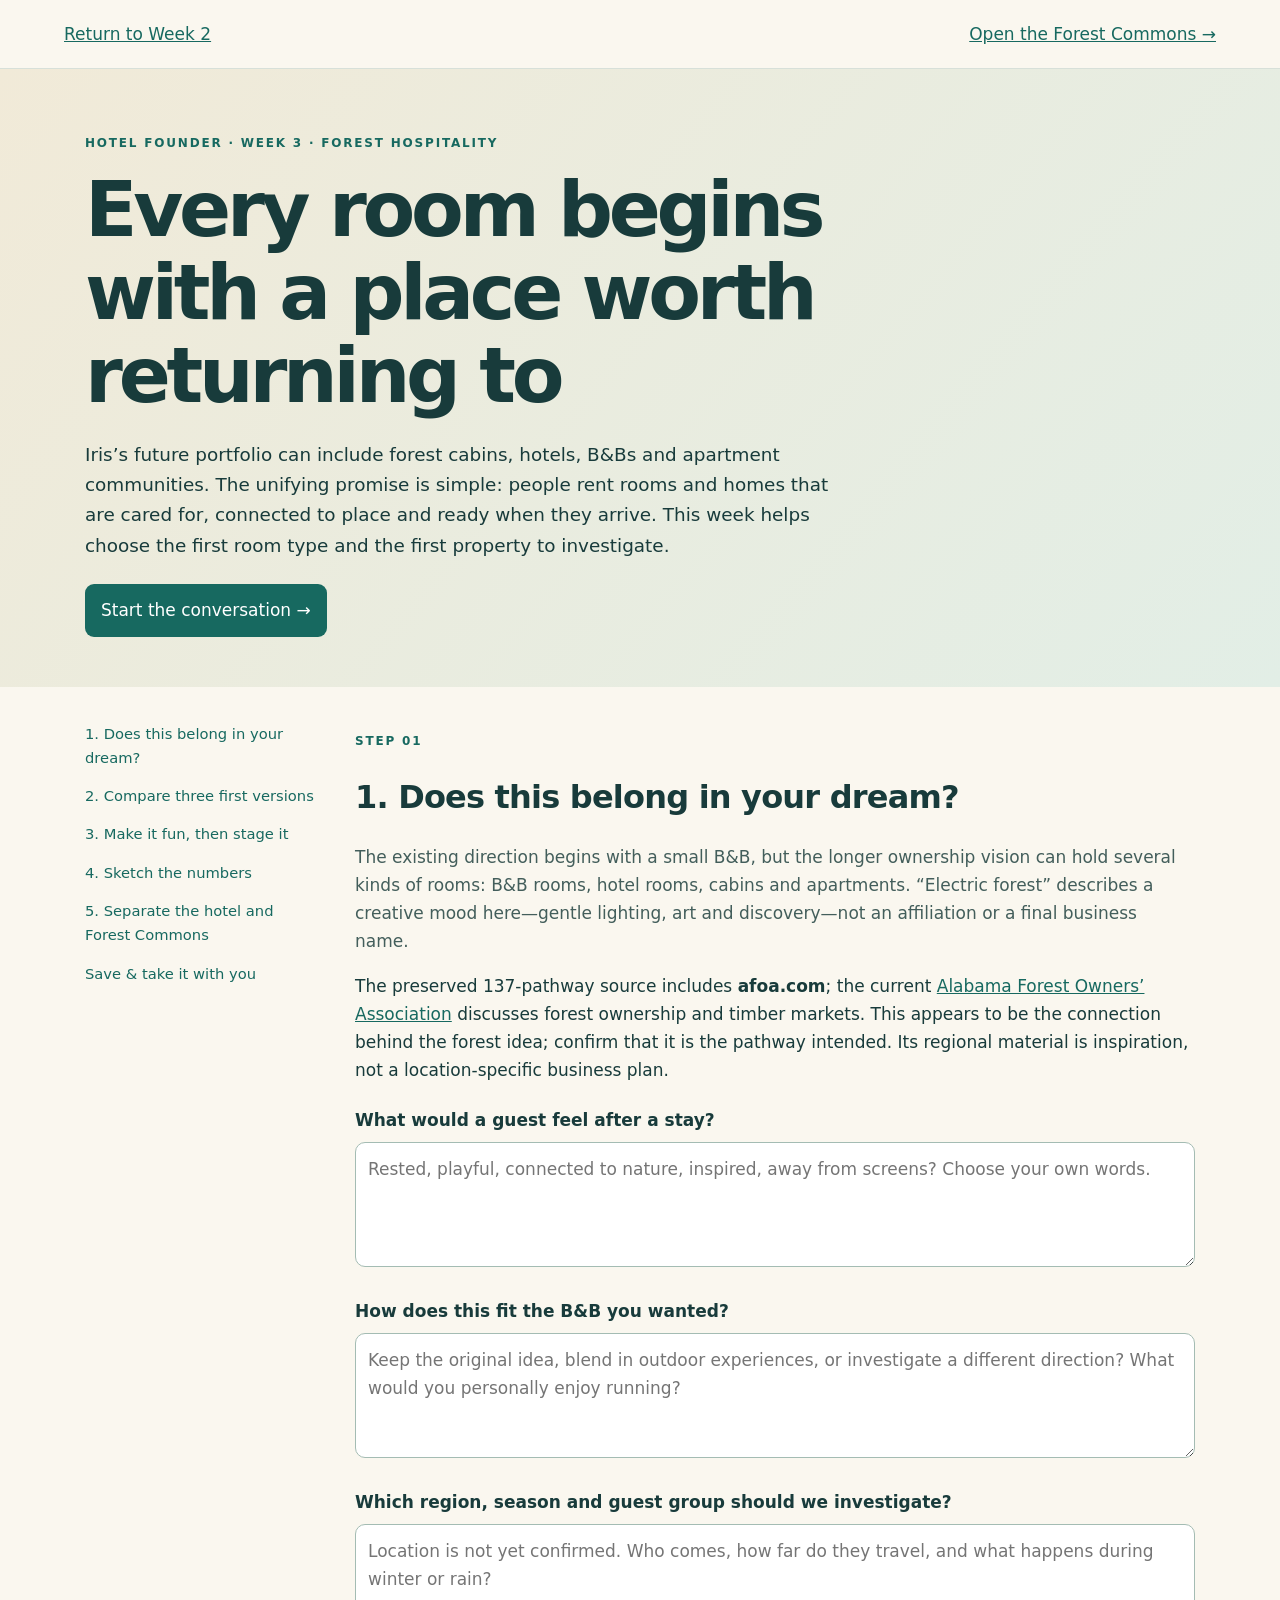
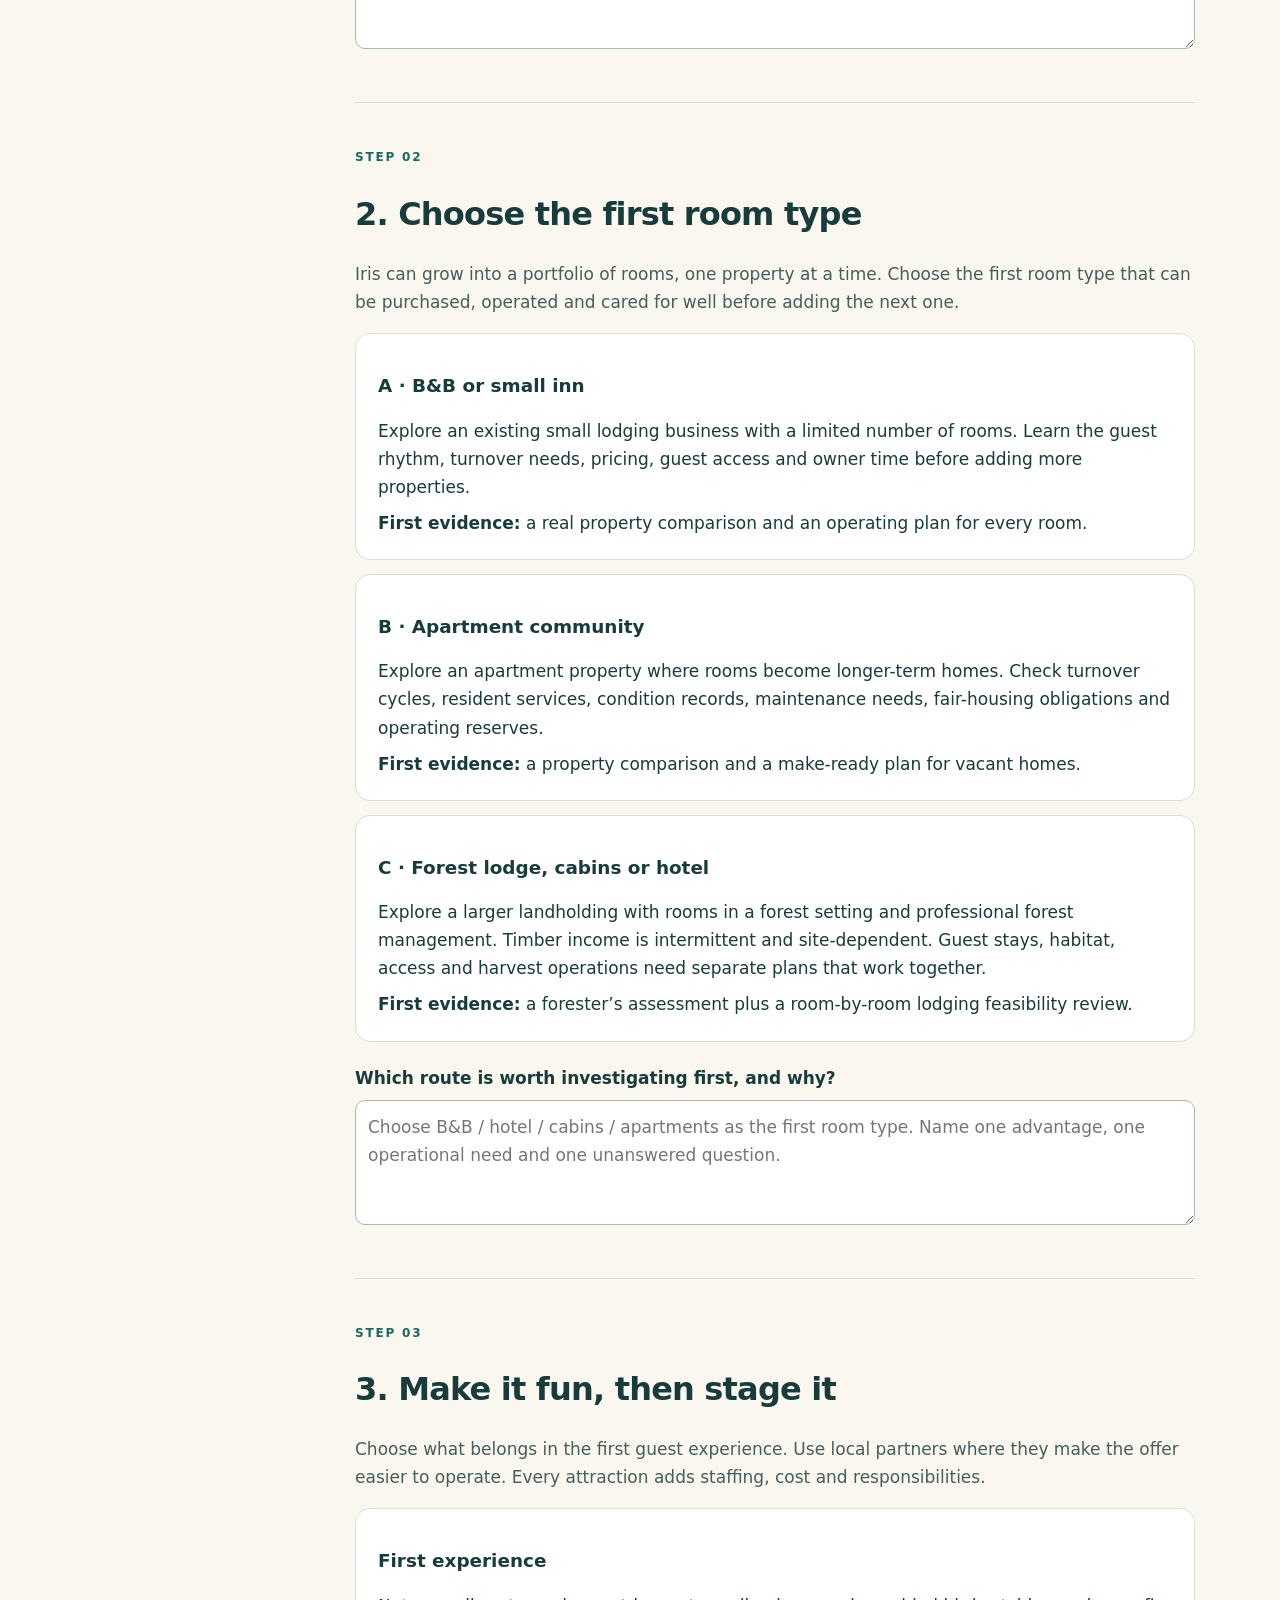
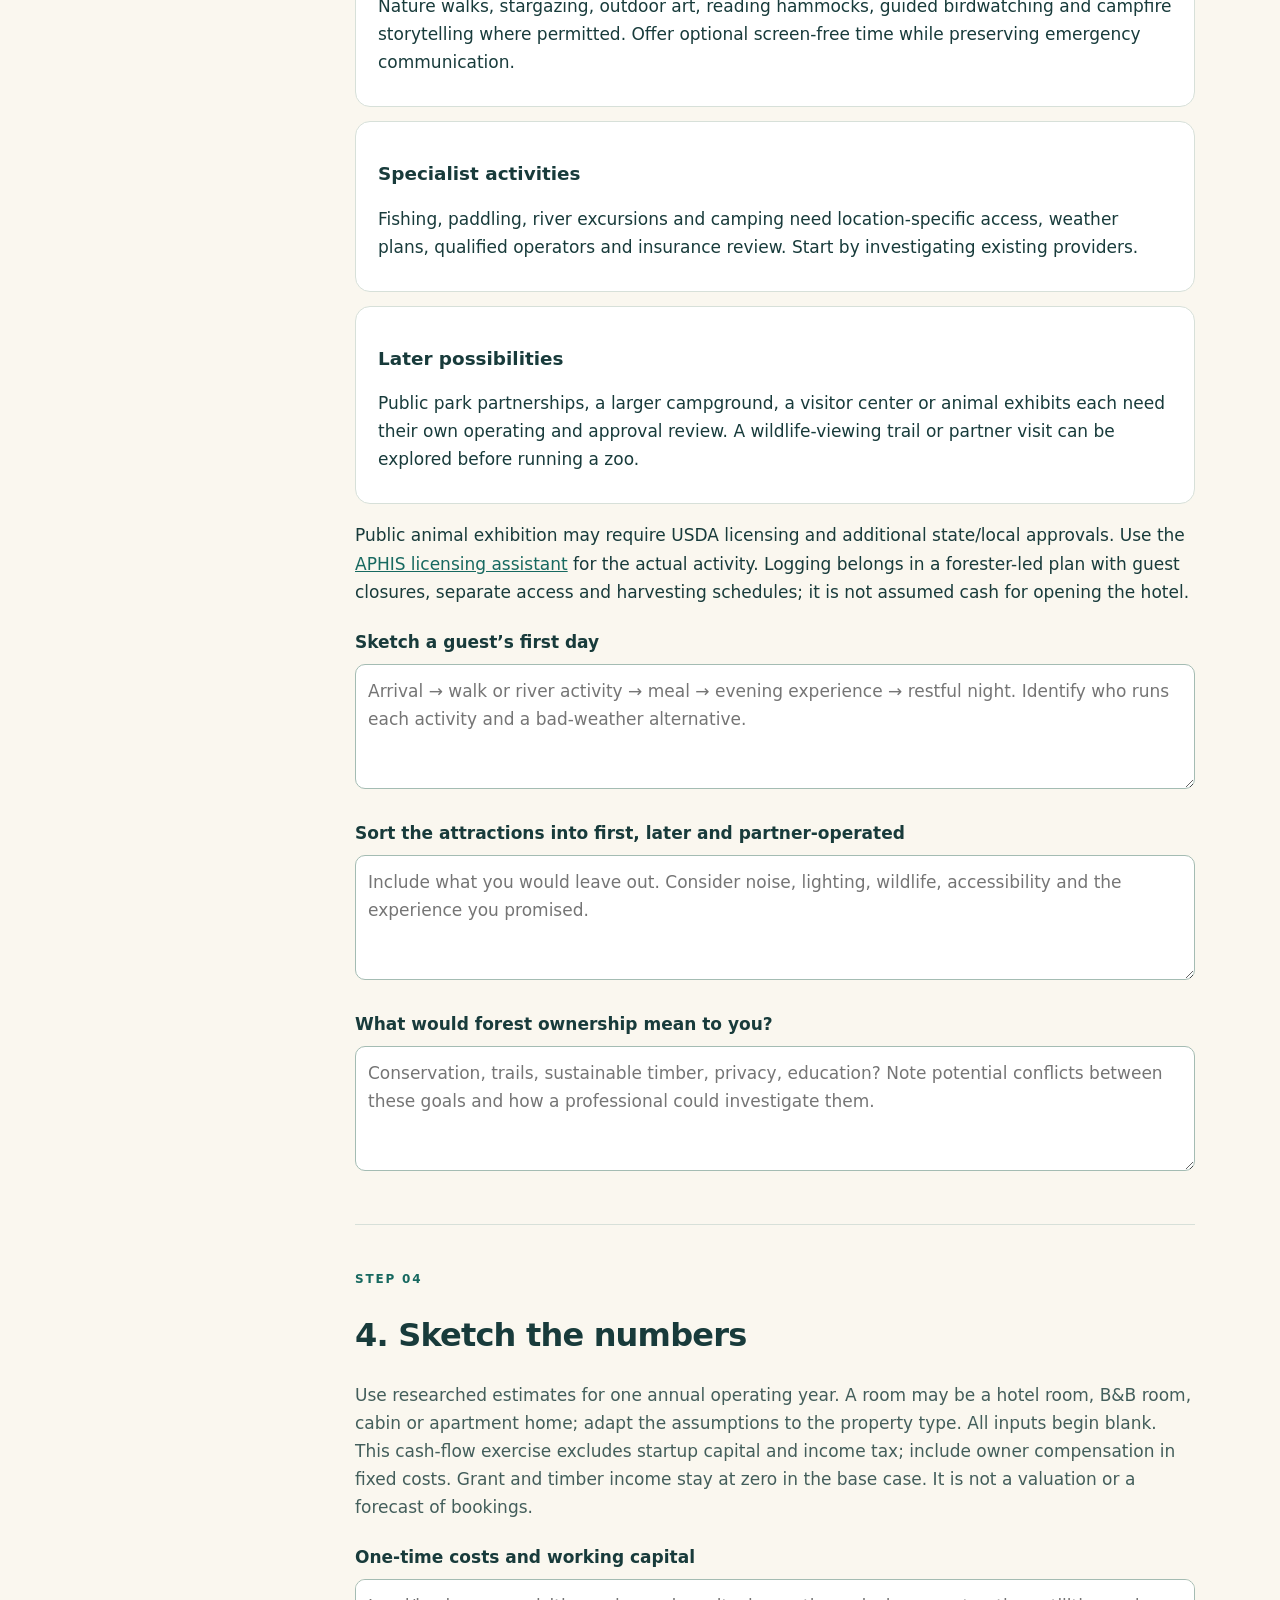
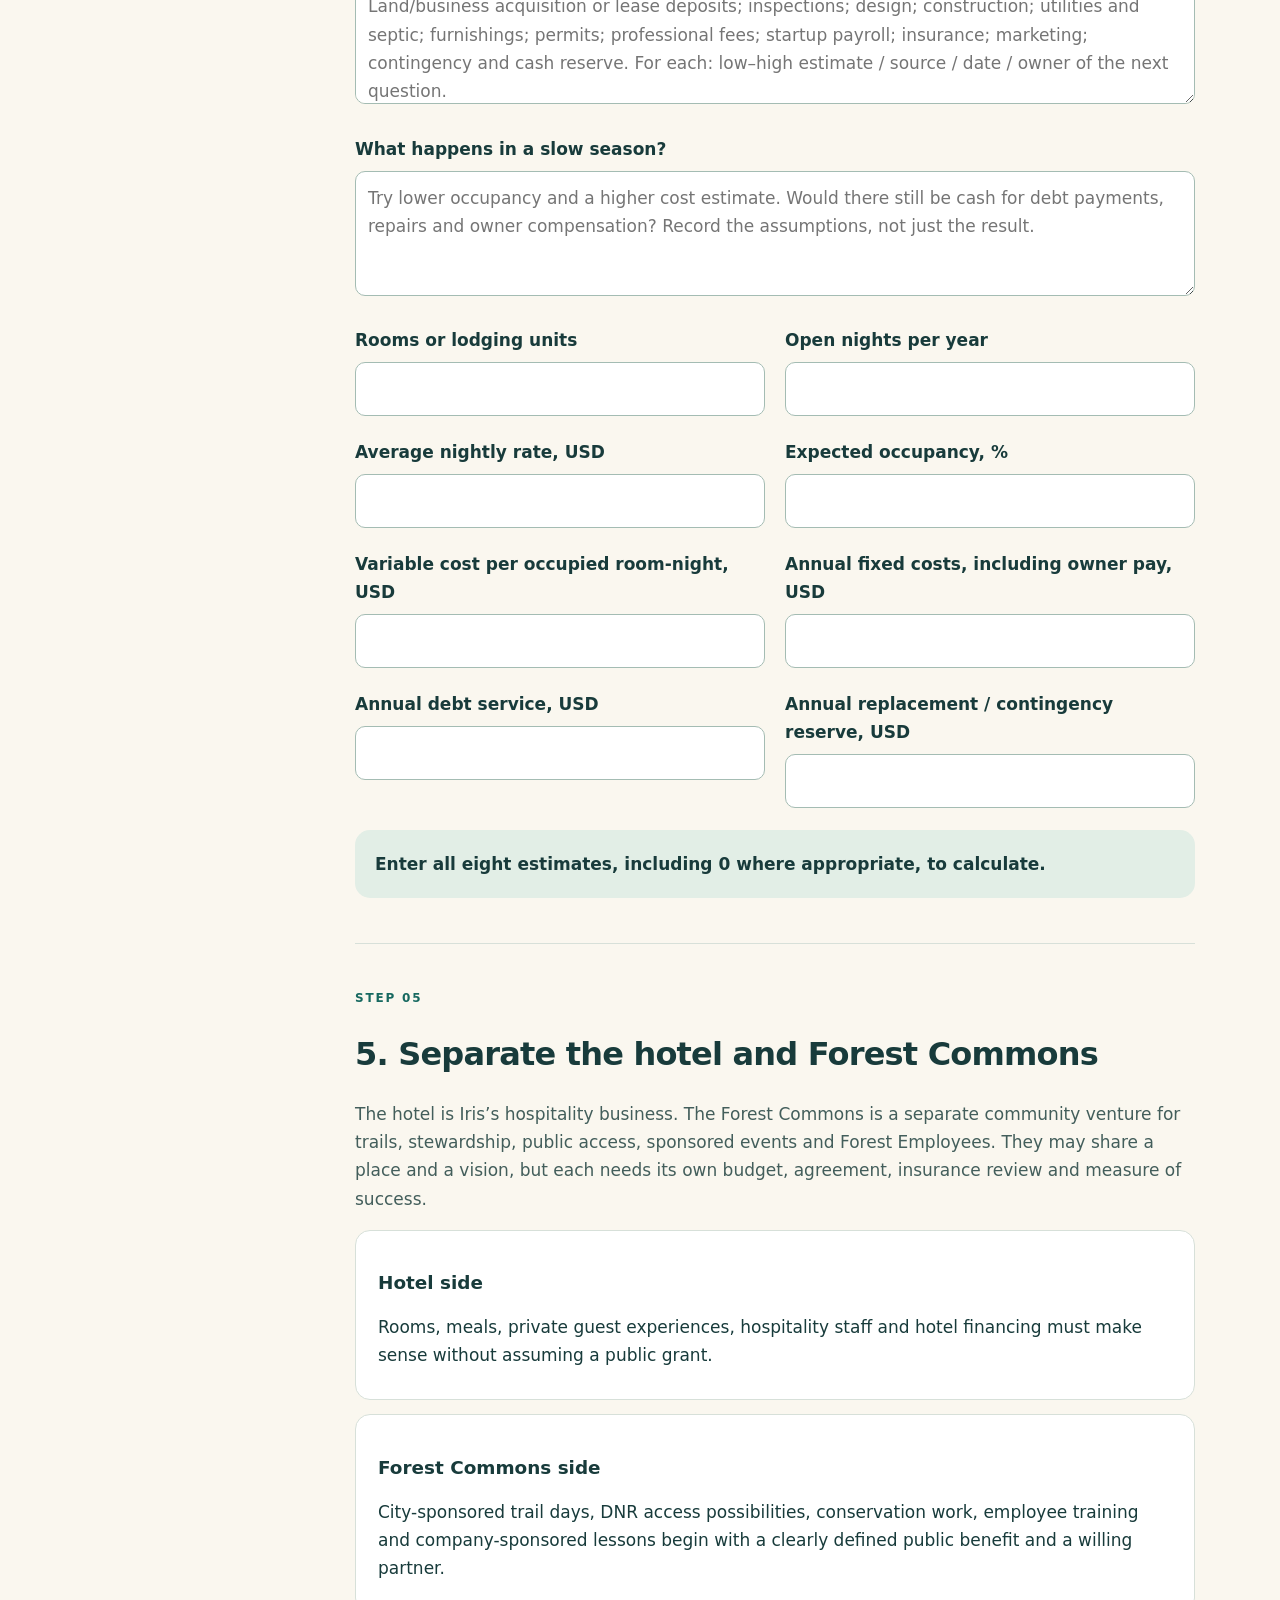
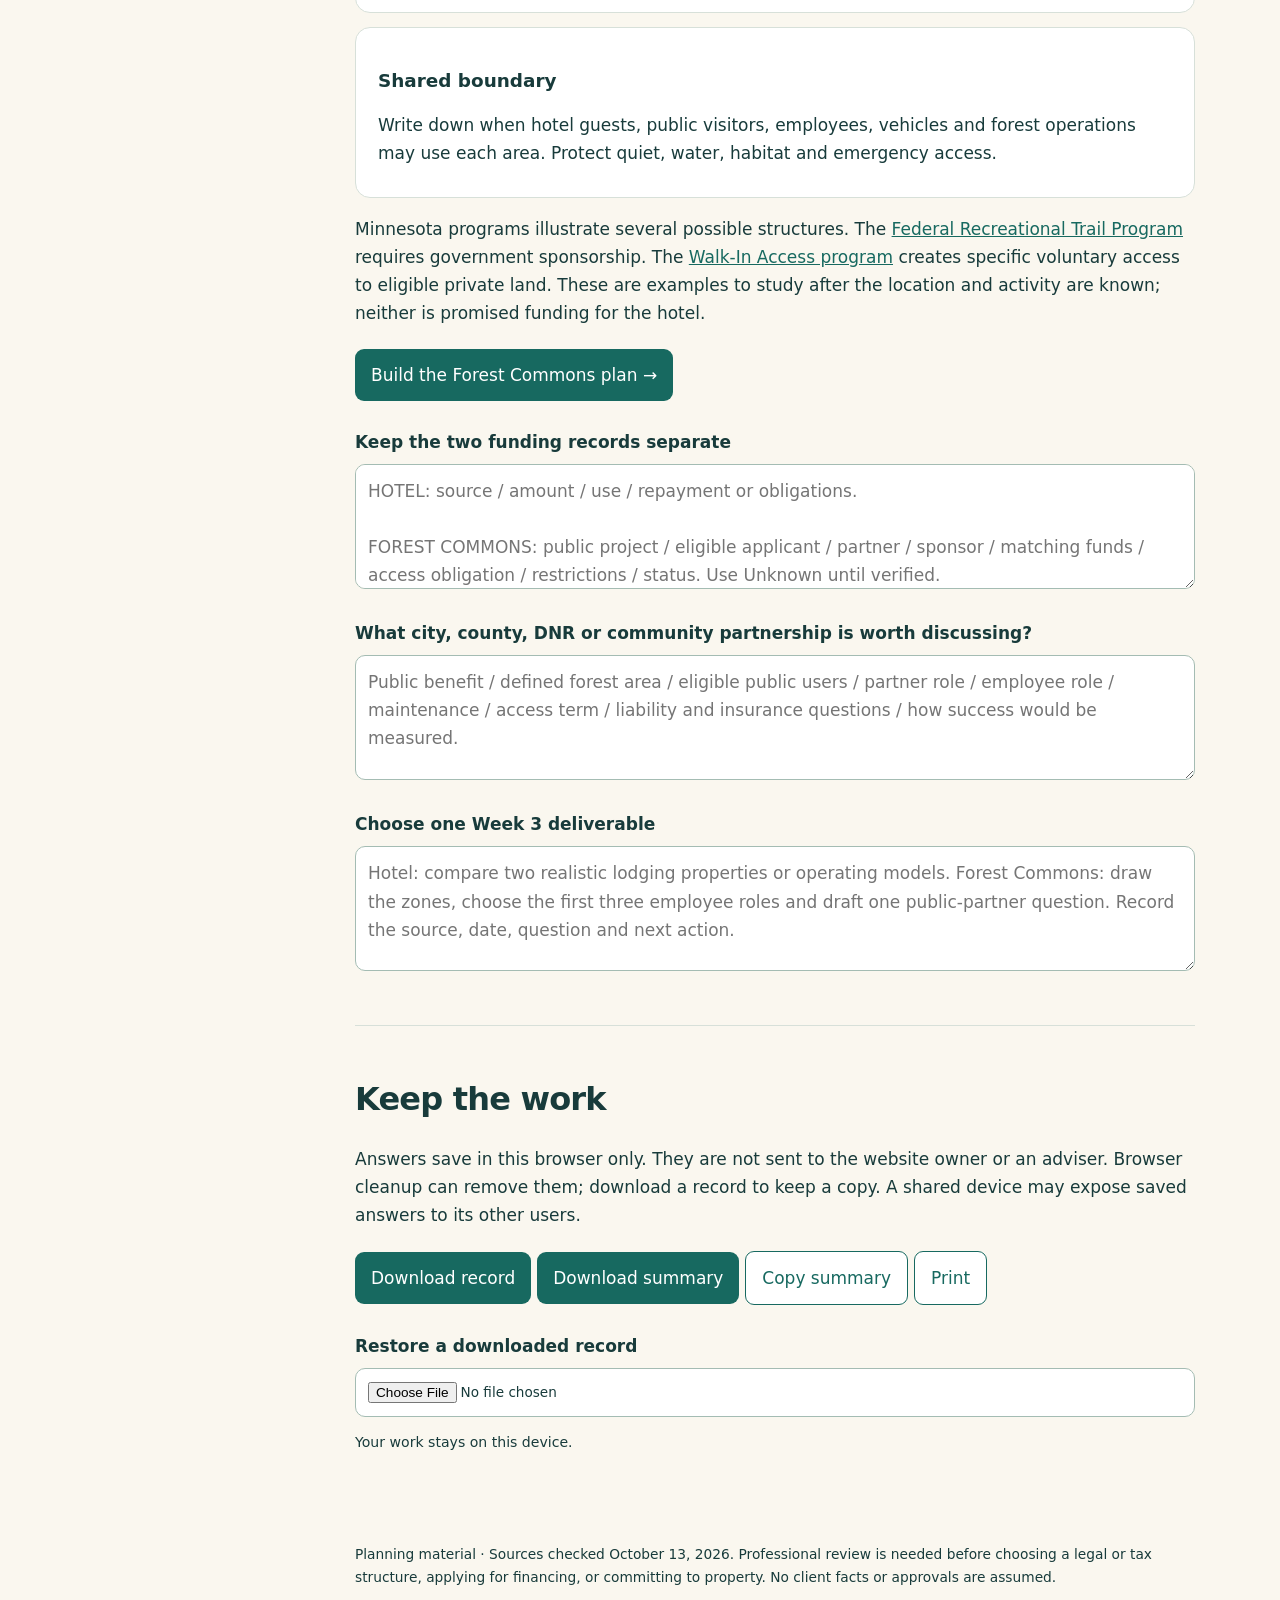
<file: hotel-founder/week-3.html>
<!doctype html><html lang="en"><head><meta charset="utf-8"><meta name="viewport" content="width=device-width,initial-scale=1"><title>A place to come back to nature</title><style>
:root{--ink:#183b3b;--cream:#faf7ef;--accent:#176960;--line:#d7e0d9}*{box-sizing:border-box}body{margin:0;background:var(--cream);color:var(--ink);font:17px/1.65 system-ui,sans-serif}a{color:var(--accent)}header{padding:20px 5%;border-bottom:1px solid var(--line);display:flex;justify-content:space-between;gap:20px;flex-wrap:wrap}.wrap{max-width:1160px;margin:auto;padding:0 25px}.hero{padding:65px 0 45px;background:linear-gradient(130deg,#f1ead8,#e2eee6)}.eyebrow,.step{font-size:.75rem;letter-spacing:.15em;text-transform:uppercase;font-weight:800;color:var(--accent)}h1{font-size:clamp(2.8rem,6vw,5rem);line-height:1.08;letter-spacing:-.055em;max-width:900px;margin:15px 0 22px}h2{font-size:2rem;line-height:1.2;letter-spacing:-.025em}h3{font-size:1.15rem;line-height:1.3}.hero p{max-width:760px;font-size:1.15rem}.layout{display:grid;grid-template-columns:230px minmax(0,1fr);gap:40px}aside{padding:35px 0}aside nav{position:sticky;top:20px;display:grid;gap:14px}aside a{font-size:.92rem;text-decoration:none}section{padding:45px 0;border-bottom:1px solid var(--line)}.intro{color:#435e5b}label{display:block;font-weight:650;margin:22px 0 8px}textarea,input,select{width:100%;border:1px solid #a4bcb3;padding:12px;border-radius:10px;background:#fff;color:var(--ink);font:inherit}textarea{min-height:125px;resize:vertical}.checkgrid{display:grid;grid-template-columns:1fr 1fr;gap:0 20px}.cards{display:grid;gap:14px}article{background:white;border:1px solid var(--line);padding:22px;border-radius:15px}article p{margin:8px 0}.result{display:block;padding:20px;background:#e2eee6;border-radius:15px;margin-top:22px;font-weight:700}.tools{padding:28px 0 50px}button,.button{cursor:pointer;background:var(--accent);color:white;border:0;padding:12px 16px;border-radius:9px;font:inherit;text-decoration:none;display:inline-block;margin:5px 6px 5px 0}button.secondary{background:white;color:var(--accent);border:1px solid var(--accent)}.status{font-size:.88rem}footer{padding:25px 0;font-size:.86rem}#import{font-size:.85rem}a:focus-visible,button:focus-visible,input:focus-visible,textarea:focus-visible,select:focus-visible{outline:3px solid #d29528;outline-offset:3px}@media(max-width:780px){.layout{grid-template-columns:1fr;gap:0}aside{padding-bottom:0}aside nav{position:static;display:flex;overflow:auto}.checkgrid{grid-template-columns:1fr}section{padding:30px 0}}@media print{aside,.tools,header{display:none}.layout{display:block}section{break-inside:auto}.hero{padding:15px 0}h1{font-size:30px}textarea{height:auto;min-height:100px}article{break-inside:avoid}}
</style></head><body><header><a href="week-2.html">Return to Week 2</a><span><a href="forest-commons.html">Open the Forest Commons →</a></span></header><div class="hero"><div class="wrap"><div class="eyebrow">Hotel Founder · Week 3 · Forest hospitality</div><h1>Every room begins with a place worth returning to</h1><p>Iris’s future portfolio can include forest cabins, hotels, B&amp;Bs and apartment communities. The unifying promise is simple: people rent rooms and homes that are cared for, connected to place and ready when they arrive. This week helps choose the first room type and the first property to investigate.</p><a class="button" href="#step0">Start the conversation →</a></div></div><div class="wrap layout"><aside><nav aria-label="Interview sections"><a href="#step0">1. Does this belong in your dream?</a><a href="#step1">2. Compare three first versions</a><a href="#step2">3. Make it fun, then stage it</a><a href="#step3">4. Sketch the numbers</a><a href="#step4">5. Separate the hotel and Forest Commons</a><a href="#keep">Save & take it with you</a></nav></aside><main><section id="step0"><div class="step">STEP 01</div><h2>1. Does this belong in your dream?</h2><p class="intro">The existing direction begins with a small B&amp;B, but the longer ownership vision can hold several kinds of rooms: B&amp;B rooms, hotel rooms, cabins and apartments. “Electric forest” describes a creative mood here—gentle lighting, art and discovery—not an affiliation or a final business name.</p><p>The preserved 137-pathway source includes <b>afoa.com</b>; the current <a href="https://afoa.org/our-purpose-history/">Alabama Forest Owners’ Association</a> discusses forest ownership and timber markets. This appears to be the connection behind the forest idea; confirm that it is the pathway intended. Its regional material is inspiration, not a location-specific business plan.</p><label for="vision">What would a guest feel after a stay?</label><textarea data-save data-label="What would a guest feel after a stay?" id="vision" placeholder="Rested, playful, connected to nature, inspired, away from screens? Choose your own words."></textarea><label for="fit">How does this fit the B&amp;B you wanted?</label><textarea data-save data-label="How does this fit the B&amp;B you wanted?" id="fit" placeholder="Keep the original idea, blend in outdoor experiences, or investigate a different direction? What would you personally enjoy running?"></textarea><label for="place">Which region, season and guest group should we investigate?</label><textarea data-save data-label="Which region, season and guest group should we investigate?" id="place" placeholder="Location is not yet confirmed. Who comes, how far do they travel, and what happens during winter or rain?"></textarea></section><section id="step1"><div class="step">STEP 02</div><h2>2. Choose the first room type</h2><p class="intro">Iris can grow into a portfolio of rooms, one property at a time. Choose the first room type that can be purchased, operated and cared for well before adding the next one.</p><div class="cards"><article><h3>A · B&amp;B or small inn</h3><p>Explore an existing small lodging business with a limited number of rooms. Learn the guest rhythm, turnover needs, pricing, guest access and owner time before adding more properties.</p><b>First evidence:</b> a real property comparison and an operating plan for every room.</article><article><h3>B · Apartment community</h3><p>Explore an apartment property where rooms become longer-term homes. Check turnover cycles, resident services, condition records, maintenance needs, fair-housing obligations and operating reserves.</p><b>First evidence:</b> a property comparison and a make-ready plan for vacant homes.</article><article><h3>C · Forest lodge, cabins or hotel</h3><p>Explore a larger landholding with rooms in a forest setting and professional forest management. Timber income is intermittent and site-dependent. Guest stays, habitat, access and harvest operations need separate plans that work together.</p><b>First evidence:</b> a forester’s assessment plus a room-by-room lodging feasibility review.</article></div><label for="route">Which route is worth investigating first, and why?</label><textarea data-save data-label="Which route is worth investigating first, and why?" id="route" placeholder="Choose B&amp;B / hotel / cabins / apartments as the first room type. Name one advantage, one operational need and one unanswered question."></textarea></section><section id="step2"><div class="step">STEP 03</div><h2>3. Make it fun, then stage it</h2><p class="intro">Choose what belongs in the first guest experience. Use local partners where they make the offer easier to operate. Every attraction adds staffing, cost and responsibilities.</p><div class="cards"><article><h3>First experience</h3><p>Nature walks, stargazing, outdoor art, reading hammocks, guided birdwatching and campfire storytelling where permitted. Offer optional screen-free time while preserving emergency communication.</p></article><article><h3>Specialist activities</h3><p>Fishing, paddling, river excursions and camping need location-specific access, weather plans, qualified operators and insurance review. Start by investigating existing providers.</p></article><article><h3>Later possibilities</h3><p>Public park partnerships, a larger campground, a visitor center or animal exhibits each need their own operating and approval review. A wildlife-viewing trail or partner visit can be explored before running a zoo.</p></article></div><p>Public animal exhibition may require USDA licensing and additional state/local approvals. Use the <a href="https://www.aphis.usda.gov/awa/apply">APHIS licensing assistant</a> for the actual activity. Logging belongs in a forester-led plan with guest closures, separate access and harvesting schedules; it is not assumed cash for opening the hotel.</p><label for="experience">Sketch a guest’s first day</label><textarea data-save data-label="Sketch a guest’s first day" id="experience" placeholder="Arrival → walk or river activity → meal → evening experience → restful night. Identify who runs each activity and a bad-weather alternative."></textarea><label for="phases">Sort the attractions into first, later and partner-operated</label><textarea data-save data-label="Sort the attractions into first, later and partner-operated" id="phases" placeholder="Include what you would leave out. Consider noise, lighting, wildlife, accessibility and the experience you promised."></textarea><label for="forest">What would forest ownership mean to you?</label><textarea data-save data-label="What would forest ownership mean to you?" id="forest" placeholder="Conservation, trails, sustainable timber, privacy, education? Note potential conflicts between these goals and how a professional could investigate them."></textarea></section><section id="step3"><div class="step">STEP 04</div><h2>4. Sketch the numbers</h2><p class="intro">Use researched estimates for one annual operating year. A room may be a hotel room, B&amp;B room, cabin or apartment home; adapt the assumptions to the property type. All inputs begin blank. This cash-flow exercise excludes startup capital and income tax; include owner compensation in fixed costs. Grant and timber income stay at zero in the base case. It is not a valuation or a forecast of bookings.</p><label for="startup">One-time costs and working capital</label><textarea data-save data-label="One-time costs and working capital" id="startup" placeholder="Land/business acquisition or lease deposits; inspections; design; construction; utilities and septic; furnishings; permits; professional fees; startup payroll; insurance; marketing; contingency and cash reserve. For each: low–high estimate / source / date / owner of the next question."></textarea><label for="stress">What happens in a slow season?</label><textarea data-save data-label="What happens in a slow season?" id="stress" placeholder="Try lower occupancy and a higher cost estimate. Would there still be cash for debt payments, repairs and owner compensation? Record the assumptions, not just the result."></textarea><div class="checkgrid"><div><label for="rooms">Rooms or lodging units</label><input type="number" min="0"  step="1" id="rooms" data-save data-label="Rooms or lodging units"></div><div><label for="days">Open nights per year</label><input type="number" min="0" max="366" step="1" id="days" data-save data-label="Open nights per year"></div><div><label for="rate">Average nightly rate, USD</label><input type="number" min="0"  step="0.01" id="rate" data-save data-label="Average nightly rate, USD"></div><div><label for="occupancy">Expected occupancy, %</label><input type="number" min="0" max="100" step="0.1" id="occupancy" data-save data-label="Expected occupancy, %"></div><div><label for="variable">Variable cost per occupied room-night, USD</label><input type="number" min="0"  step="0.01" id="variable" data-save data-label="Variable cost per occupied room-night, USD"></div><div><label for="fixed">Annual fixed costs, including owner pay, USD</label><input type="number" min="0"  step="0.01" id="fixed" data-save data-label="Annual fixed costs, including owner pay, USD"></div><div><label for="debt">Annual debt service, USD</label><input type="number" min="0"  step="0.01" id="debt" data-save data-label="Annual debt service, USD"></div><div><label for="reserve">Annual replacement / contingency reserve, USD</label><input type="number" min="0"  step="0.01" id="reserve" data-save data-label="Annual replacement / contingency reserve, USD"></div></div><output id="budgetResult" class="result" aria-live="polite"></output></section><section id="step4"><div class="step">STEP 05</div><h2>5. Separate the hotel and Forest Commons</h2><p class="intro">The hotel is Iris’s hospitality business. The Forest Commons is a separate community venture for trails, stewardship, public access, sponsored events and Forest Employees. They may share a place and a vision, but each needs its own budget, agreement, insurance review and measure of success.</p><div class="cards"><article><h3>Hotel side</h3><p>Rooms, meals, private guest experiences, hospitality staff and hotel financing must make sense without assuming a public grant.</p></article><article><h3>Forest Commons side</h3><p>City-sponsored trail days, DNR access possibilities, conservation work, employee training and company-sponsored lessons begin with a clearly defined public benefit and a willing partner.</p></article><article><h3>Shared boundary</h3><p>Write down when hotel guests, public visitors, employees, vehicles and forest operations may use each area. Protect quiet, water, habitat and emergency access.</p></article></div><p>Minnesota programs illustrate several possible structures. The <a href="https://www.dnr.state.mn.us/grants/recreation/trails_federal.html">Federal Recreational Trail Program</a> requires government sponsorship. The <a href="https://www.dnr.state.mn.us/walkin/info.html">Walk-In Access program</a> creates specific voluntary access to eligible private land. These are examples to study after the location and activity are known; neither is promised funding for the hotel.</p><p><a class="button" href="forest-commons.html">Build the Forest Commons plan →</a></p><label for="funding">Keep the two funding records separate</label><textarea data-save data-label="Separate funding records" id="funding" placeholder="HOTEL: source / amount / use / repayment or obligations.&#10;&#10;FOREST COMMONS: public project / eligible applicant / partner / sponsor / matching funds / access obligation / restrictions / status. Use Unknown until verified."></textarea><label for="municipal">What city, county, DNR or community partnership is worth discussing?</label><textarea data-save data-label="Public forest partnership" id="municipal" placeholder="Public benefit / defined forest area / eligible public users / partner role / employee role / maintenance / access term / liability and insurance questions / how success would be measured."></textarea><label for="next">Choose one Week 3 deliverable</label><textarea data-save data-label="Week 3 deliverable" id="next" placeholder="Hotel: compare two realistic lodging properties or operating models. Forest Commons: draw the zones, choose the first three employee roles and draft one public-partner question. Record the source, date, question and next action."></textarea></section><div id="keep" class="tools"><h2>Keep the work</h2><p>Answers save in this browser only. They are not sent to the website owner or an adviser. Browser cleanup can remove them; download a record to keep a copy. A shared device may expose saved answers to its other users.</p><button id="export">Download record</button><button id="summary">Download summary</button><button id="copy" class="secondary">Copy summary</button><button id="print" class="secondary">Print</button><label for="import">Restore a downloaded record</label><input id="import" type="file" accept=".json,application/json"><p id="status" class="status" role="status">Your work stays on this device.</p></div><footer>Planning material · Sources checked October 13, 2026. Professional review is needed before choosing a legal or tax structure, applying for financing, or committing to property. No client facts or approvals are assumed.</footer></main></div><script id="spec" type="application/json">{"key":"hotel-week3-v1","title":"A place to come back to nature","subtitle":"Hotel Founder · Week 3 · Forest hospitality"}</script><script>
const spec=JSON.parse(document.getElementById('spec').textContent), fields=[...document.querySelectorAll('[data-save]')], allowed=new Set(fields.map(e=>e.id));
const status=document.getElementById('status');
function values(){return Object.fromEntries(fields.map(e=>[e.id,e.value]))}
function save(){try{localStorage.setItem(spec.key,JSON.stringify(values()));status.textContent='Saved in this browser.'}catch{status.textContent='Browser saving unavailable. Download a copy before leaving.'}}
function restore(data){for(const e of fields){if(typeof data[e.id]==='string'){e.value=data[e.id].slice(0,50000)}}calculate()}
try{restore(JSON.parse(localStorage.getItem(spec.key)||'{}'))}catch{status.textContent='Start here, then download a copy of your work.'}
function calculate(){
 const scored=[...document.querySelectorAll('[data-score]')], loan=[...document.querySelectorAll('[data-loan]')];
 if(scored.length){
 const answered=scored.filter(e=>e.value!=='').length, ready=scored.filter(e=>e.value==='10').length;
 const total=scored.reduce((n,e)=>n+Math.max(0,Number(e.value)||0),0);
 document.getElementById('scoreResult').textContent=answered?total+'/100 preparation points · '+answered+'/10 assessed · '+ready+'/10 with evidence ready':'Not assessed yet. No score has been assigned to Kent.';
 document.getElementById('scoreNext').textContent='Next evidence to prepare: '+scored.filter(e=>e.value!=='10').map(e=>e.dataset.label).join('; ');
 document.getElementById('loanResult').textContent=loan.filter(e=>e.value==='ready').length+'/'+loan.length+' document areas marked ready by you. SBA eligibility and lender decision: not assessed.';
 }
 if(document.getElementById('rooms')){
 const ids=['rooms','days','rate','occupancy','variable','fixed','debt','reserve'],raw=Object.fromEntries(ids.map(id=>[id,document.getElementById(id).value])),v=Object.fromEntries(ids.map(id=>[id,Number(raw[id])]));
 const out=document.getElementById('budgetResult');
 if(ids.some(id=>raw[id]==='')){out.textContent='Enter all eight estimates, including 0 where appropriate, to calculate.';return}
 if(ids.some(id=>!Number.isFinite(v[id])||v[id]<0)||v.occupancy>100||v.days>366||!Number.isInteger(v.rooms)||!Number.isInteger(v.days)||v.rooms===0||v.days===0){out.textContent='Use positive whole room and open-night counts, at most 366 nights, occupancy from 0 to 100, and nonnegative costs.';return}
 const capacity=v.rooms*v.days,nights=capacity*v.occupancy/100,revenue=nights*v.rate,contribution=nights*(v.rate-v.variable),cash=contribution-v.fixed-v.debt-v.reserve,be=(v.fixed+v.debt+v.reserve)/(capacity*(v.rate-v.variable))*100;
 const money=n=>new Intl.NumberFormat('en-US',{style:'currency',currency:'USD',maximumFractionDigits:0}).format(n);
 out.textContent='Annual room revenue: '+money(revenue)+' · After variable room costs: '+money(contribution)+' · Cash after fixed costs, debt service and reserve: '+money(cash)+'. '+(v.rate<=v.variable?'No positive room contribution: rate must exceed variable room cost to cover fixed obligations.':'Cash break-even occupancy: '+be.toFixed(1)+'%'+(be>100?' (above available capacity).':'.'))+' Excludes income tax, startup spending and other activity income. Estimates only.';
 }
}
fields.forEach(e=>e.addEventListener('input',()=>{save();calculate()}));
function summary(){let lines=[spec.title,spec.subtitle,'Prepared '+new Date().toLocaleDateString(),'Answers are self-reported; unknowns remain unknown.',''];for(const e of fields){lines.push(e.dataset.label||e.id, e.tagName==='SELECT'?(e.value?e.options[e.selectedIndex].text:'Not assessed'):(e.value||'Not answered'),'')}for(const id of ['scoreResult','loanResult','budgetResult']){const el=document.getElementById(id);if(el)lines.push(el.textContent)}return lines.join('\n')}
function download(name,text,type){const url=URL.createObjectURL(new Blob([text],{type})),a=document.createElement('a');a.href=url;a.download=name;a.click();setTimeout(()=>URL.revokeObjectURL(url),1000)}
document.getElementById('export').onclick=()=>download(spec.key+'.json',JSON.stringify({format:spec.key,version:1,answers:values()},null,2),'application/json');
document.getElementById('summary').onclick=()=>download(spec.key+'-summary.txt',summary(),'text/plain');
document.getElementById('copy').onclick=async()=>{try{await navigator.clipboard.writeText(summary());status.textContent='Summary copied.'}catch{status.textContent='Copy unavailable. Use Download summary instead.'}};
document.getElementById('print').onclick=()=>window.print();
document.getElementById('import').onchange=async e=>{const f=e.target.files[0];if(!f)return;try{if(f.size>2000000)throw Error();const x=JSON.parse(await f.text());if(x.format!==spec.key||x.version!==1||!x.answers||typeof x.answers!=='object'||Array.isArray(x.answers))throw Error();if(Object.entries(x.answers).some(([k,v])=>!allowed.has(k)||typeof v!=='string'))throw Error();if(!confirm('Replace the answers on this page with this saved record? Download your current record first if you want to keep both.'))return;fields.forEach(el=>el.value='');restore(x.answers);save();status.textContent='Record restored.'}catch{status.textContent='Choose a valid record exported by this page.'}finally{e.target.value=''}};
calculate();
</script></body></html>
</file>
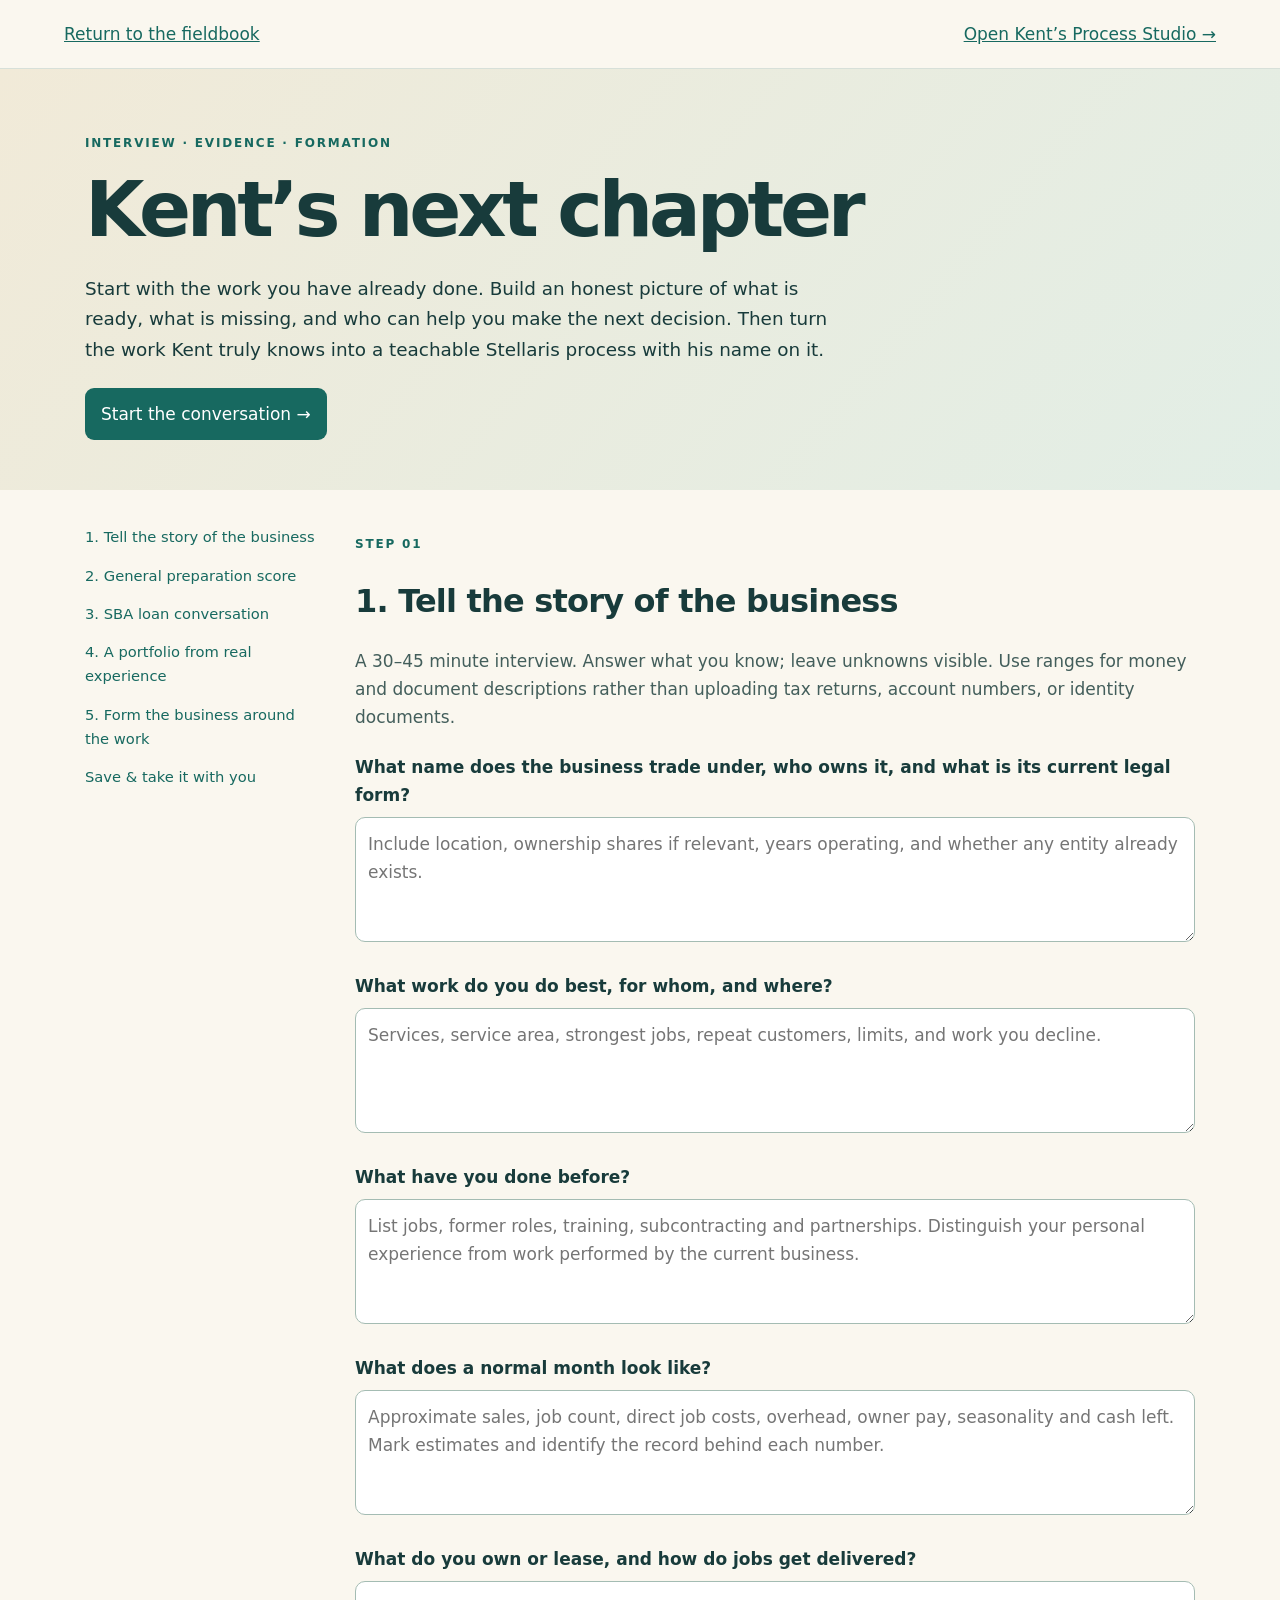
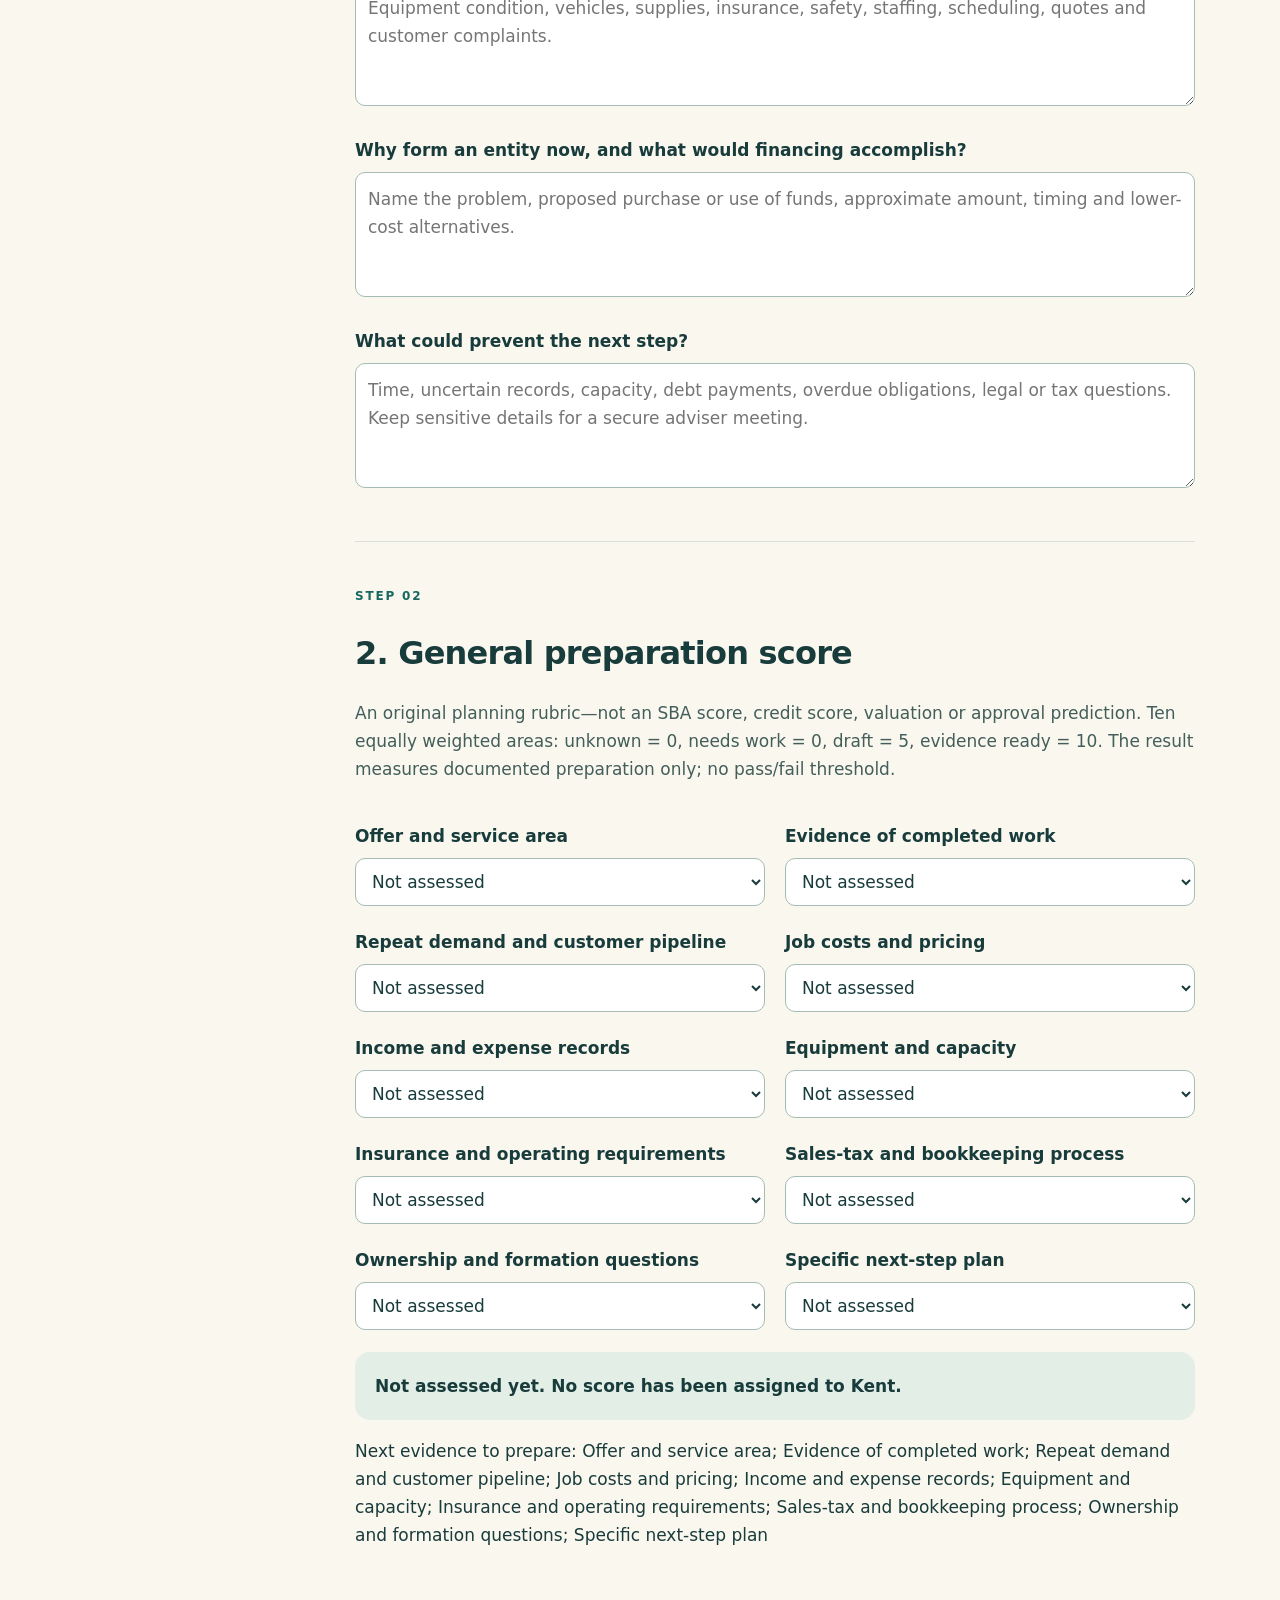
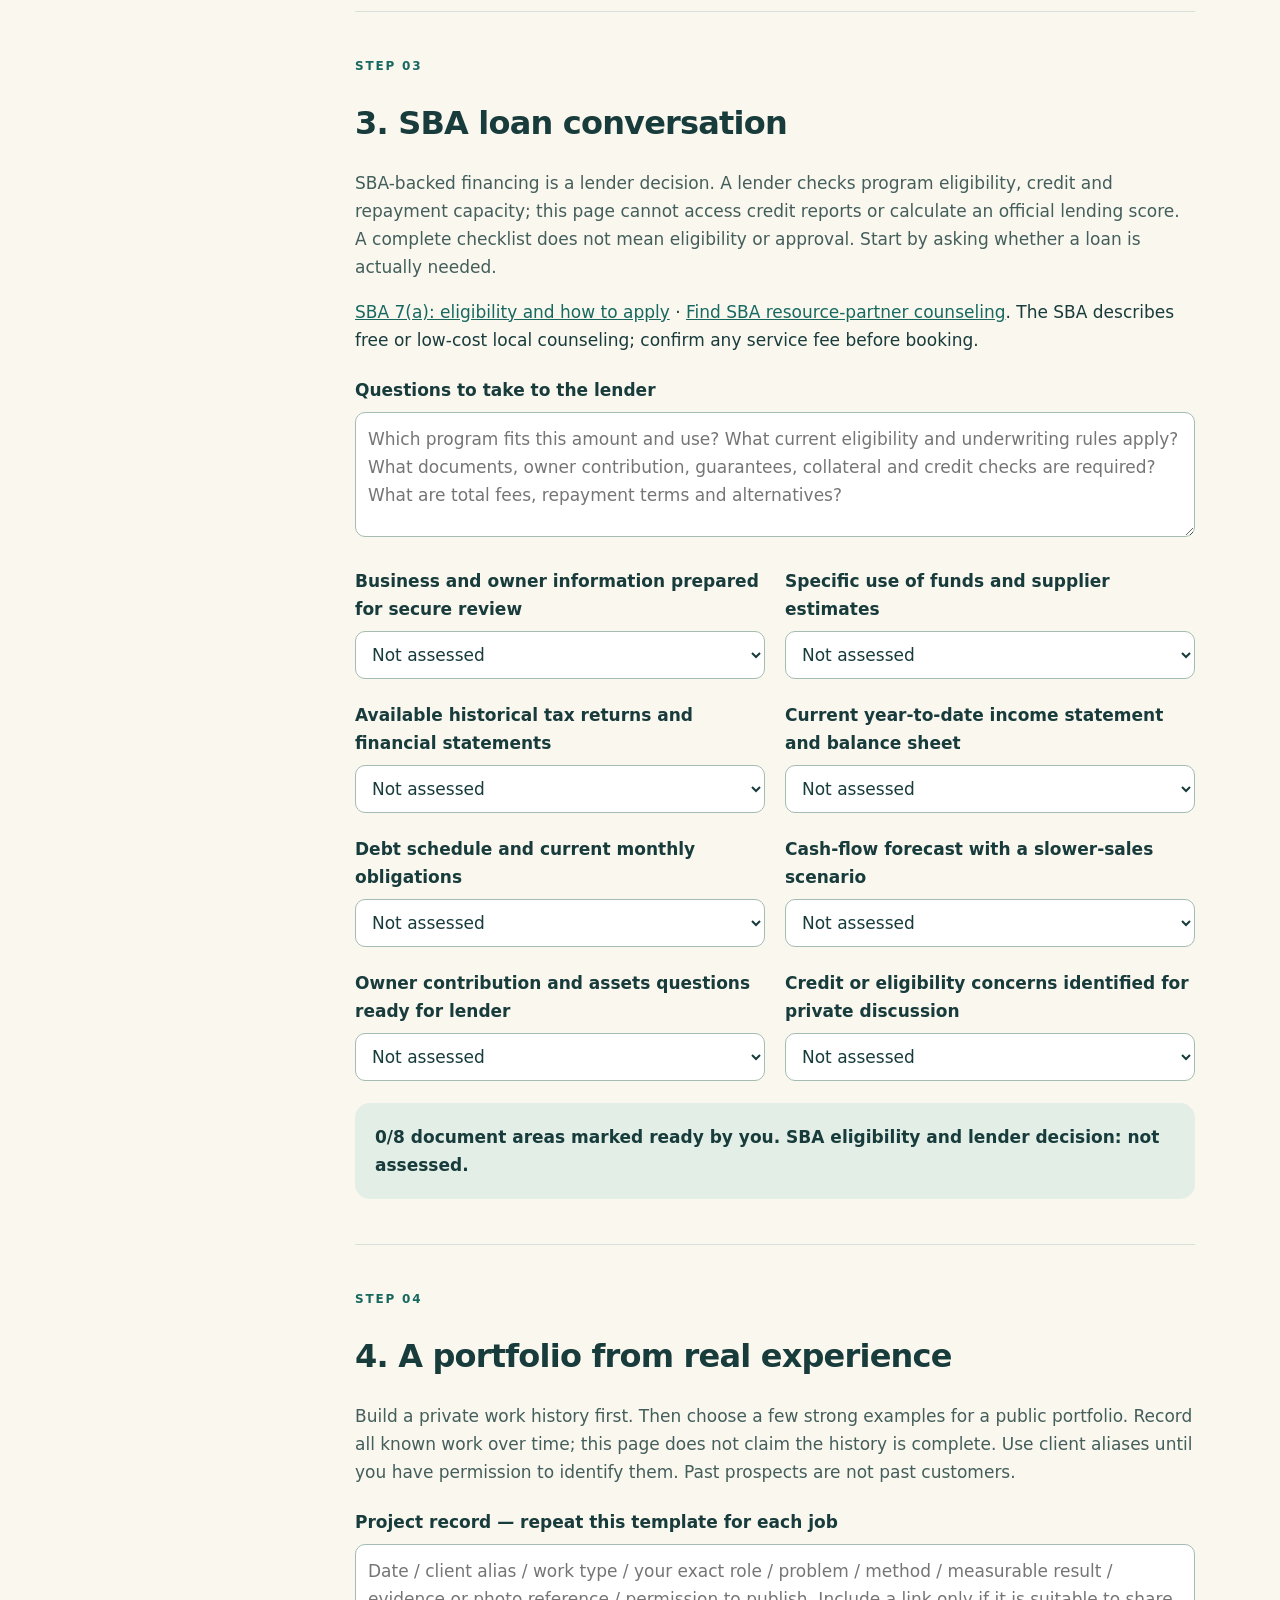
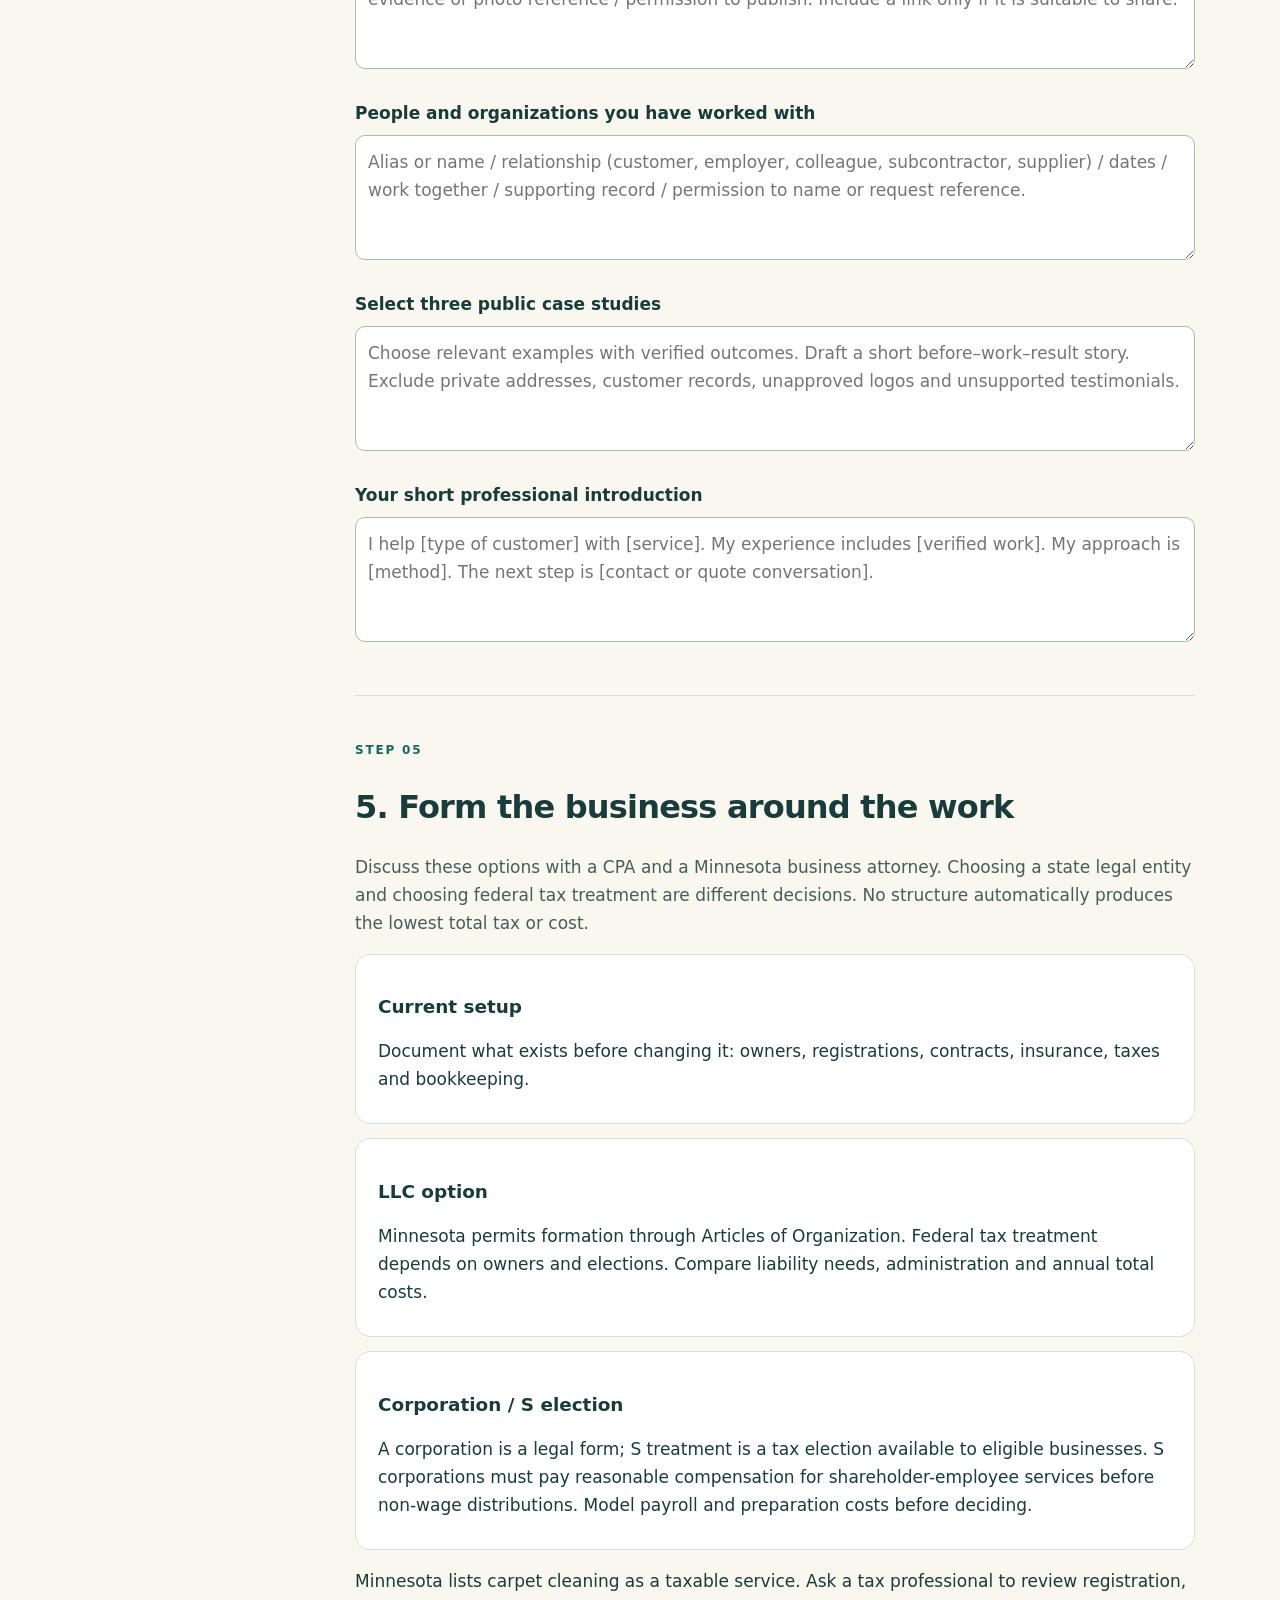
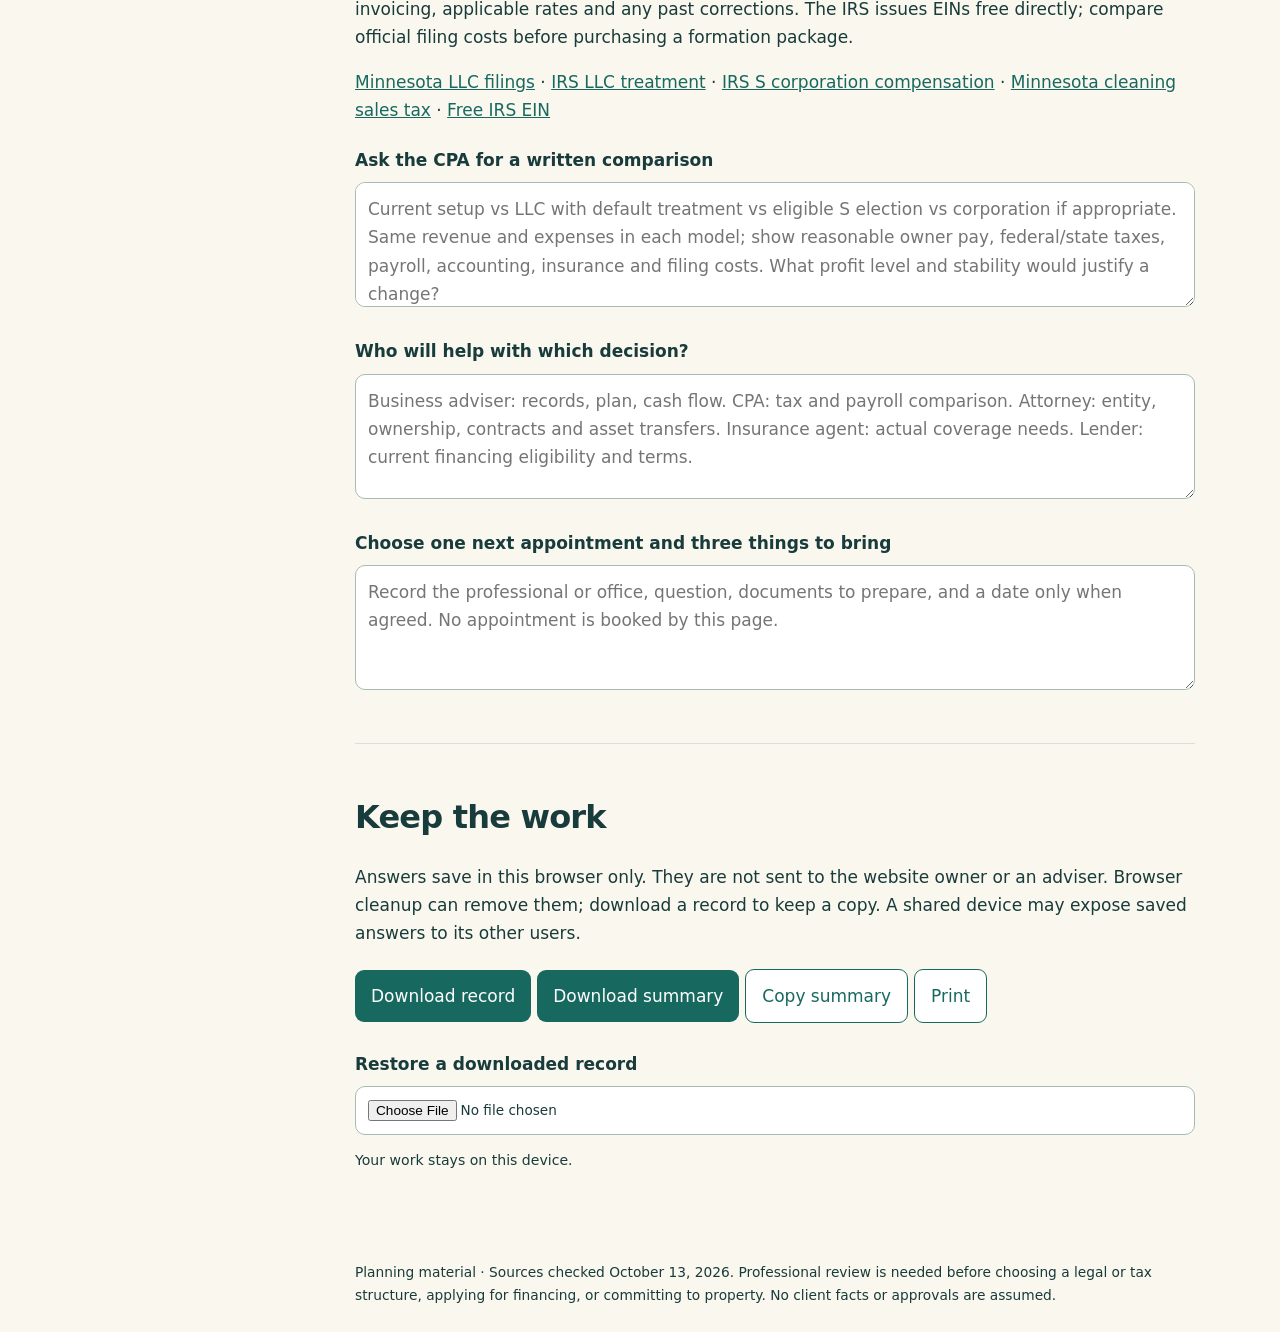
<file: kent-cleaning/interview.html>
<!doctype html><html lang="en"><head><meta charset="utf-8"><meta name="viewport" content="width=device-width,initial-scale=1"><title>Kent’s next chapter</title><style>
:root{--ink:#183b3b;--cream:#faf7ef;--accent:#176960;--line:#d7e0d9}*{box-sizing:border-box}body{margin:0;background:var(--cream);color:var(--ink);font:17px/1.65 system-ui,sans-serif}a{color:var(--accent)}header{padding:20px 5%;border-bottom:1px solid var(--line);display:flex;justify-content:space-between;gap:20px;flex-wrap:wrap}.wrap{max-width:1160px;margin:auto;padding:0 25px}.hero{padding:65px 0 45px;background:linear-gradient(130deg,#f1ead8,#e2eee6)}.eyebrow,.step{font-size:.75rem;letter-spacing:.15em;text-transform:uppercase;font-weight:800;color:var(--accent)}h1{font-size:clamp(2.8rem,6vw,5rem);line-height:1.08;letter-spacing:-.055em;max-width:900px;margin:15px 0 22px}h2{font-size:2rem;line-height:1.2;letter-spacing:-.025em}h3{font-size:1.15rem;line-height:1.3}.hero p{max-width:760px;font-size:1.15rem}.layout{display:grid;grid-template-columns:230px minmax(0,1fr);gap:40px}aside{padding:35px 0}aside nav{position:sticky;top:20px;display:grid;gap:14px}aside a{font-size:.92rem;text-decoration:none}section{padding:45px 0;border-bottom:1px solid var(--line)}.intro{color:#435e5b}label{display:block;font-weight:650;margin:22px 0 8px}textarea,input,select{width:100%;border:1px solid #a4bcb3;padding:12px;border-radius:10px;background:#fff;color:var(--ink);font:inherit}textarea{min-height:125px;resize:vertical}.checkgrid{display:grid;grid-template-columns:1fr 1fr;gap:0 20px}.cards{display:grid;gap:14px}article{background:white;border:1px solid var(--line);padding:22px;border-radius:15px}article p{margin:8px 0}.result{display:block;padding:20px;background:#e2eee6;border-radius:15px;margin-top:22px;font-weight:700}.tools{padding:28px 0 50px}button,.button{cursor:pointer;background:var(--accent);color:white;border:0;padding:12px 16px;border-radius:9px;font:inherit;text-decoration:none;display:inline-block;margin:5px 6px 5px 0}button.secondary{background:white;color:var(--accent);border:1px solid var(--accent)}.status{font-size:.88rem}footer{padding:25px 0;font-size:.86rem}#import{font-size:.85rem}a:focus-visible,button:focus-visible,input:focus-visible,textarea:focus-visible,select:focus-visible{outline:3px solid #d29528;outline-offset:3px}@media(max-width:780px){.layout{grid-template-columns:1fr;gap:0}aside{padding-bottom:0}aside nav{position:static;display:flex;overflow:auto}.checkgrid{grid-template-columns:1fr}section{padding:30px 0}}@media print{aside,.tools,header{display:none}.layout{display:block}section{break-inside:auto}.hero{padding:15px 0}h1{font-size:30px}textarea{height:auto;min-height:100px}article{break-inside:avoid}}
</style></head><body><header><a href="./">Return to the fieldbook</a><span><a href="process-studio.html">Open Kent’s Process Studio →</a></span></header><div class="hero"><div class="wrap"><div class="eyebrow">Interview · evidence · formation</div><h1>Kent’s next chapter</h1><p>Start with the work you have already done. Build an honest picture of what is ready, what is missing, and who can help you make the next decision. Then turn the work Kent truly knows into a teachable Stellaris process with his name on it.</p><a class="button" href="#step0">Start the conversation →</a></div></div><div class="wrap layout"><aside><nav aria-label="Interview sections"><a href="#step0">1. Tell the story of the business</a><a href="#step1">2. General preparation score</a><a href="#step2">3. SBA loan conversation</a><a href="#step3">4. A portfolio from real experience</a><a href="#step4">5. Form the business around the work</a><a href="#keep">Save & take it with you</a></nav></aside><main><section id="step0"><div class="step">STEP 01</div><h2>1. Tell the story of the business</h2><p class="intro">A 30–45 minute interview. Answer what you know; leave unknowns visible. Use ranges for money and document descriptions rather than uploading tax returns, account numbers, or identity documents.</p><label for="identity">What name does the business trade under, who owns it, and what is its current legal form?</label><textarea data-save data-label="What name does the business trade under, who owns it, and what is its current legal form?" id="identity" placeholder="Include location, ownership shares if relevant, years operating, and whether any entity already exists."></textarea><label for="offer">What work do you do best, for whom, and where?</label><textarea data-save data-label="What work do you do best, for whom, and where?" id="offer" placeholder="Services, service area, strongest jobs, repeat customers, limits, and work you decline."></textarea><label for="track">What have you done before?</label><textarea data-save data-label="What have you done before?" id="track" placeholder="List jobs, former roles, training, subcontracting and partnerships. Distinguish your personal experience from work performed by the current business."></textarea><label for="results">What does a normal month look like?</label><textarea data-save data-label="What does a normal month look like?" id="results" placeholder="Approximate sales, job count, direct job costs, overhead, owner pay, seasonality and cash left. Mark estimates and identify the record behind each number."></textarea><label for="operations">What do you own or lease, and how do jobs get delivered?</label><textarea data-save data-label="What do you own or lease, and how do jobs get delivered?" id="operations" placeholder="Equipment condition, vehicles, supplies, insurance, safety, staffing, scheduling, quotes and customer complaints."></textarea><label for="purpose">Why form an entity now, and what would financing accomplish?</label><textarea data-save data-label="Why form an entity now, and what would financing accomplish?" id="purpose" placeholder="Name the problem, proposed purchase or use of funds, approximate amount, timing and lower-cost alternatives."></textarea><label for="constraints">What could prevent the next step?</label><textarea data-save data-label="What could prevent the next step?" id="constraints" placeholder="Time, uncertain records, capacity, debt payments, overdue obligations, legal or tax questions. Keep sensitive details for a secure adviser meeting."></textarea></section><section id="step1"><div class="step">STEP 02</div><h2>2. General preparation score</h2><p class="intro">An original planning rubric—not an SBA score, credit score, valuation or approval prediction. Ten equally weighted areas: unknown = 0, needs work = 0, draft = 5, evidence ready = 10. The result measures documented preparation only; no pass/fail threshold.</p><div class="checkgrid"><div><label for="score0">Offer and service area</label><select id="score0" data-save data-score data-label="Offer and service area"><option value="">Not assessed</option><option value="-1">Unknown · 0</option><option value="0">Needs work · 0</option><option value="5">Draft / estimate · 5</option><option value="10">Evidence ready for review · 10</option></select></div><div><label for="score1">Evidence of completed work</label><select id="score1" data-save data-score data-label="Evidence of completed work"><option value="">Not assessed</option><option value="-1">Unknown · 0</option><option value="0">Needs work · 0</option><option value="5">Draft / estimate · 5</option><option value="10">Evidence ready for review · 10</option></select></div><div><label for="score2">Repeat demand and customer pipeline</label><select id="score2" data-save data-score data-label="Repeat demand and customer pipeline"><option value="">Not assessed</option><option value="-1">Unknown · 0</option><option value="0">Needs work · 0</option><option value="5">Draft / estimate · 5</option><option value="10">Evidence ready for review · 10</option></select></div><div><label for="score3">Job costs and pricing</label><select id="score3" data-save data-score data-label="Job costs and pricing"><option value="">Not assessed</option><option value="-1">Unknown · 0</option><option value="0">Needs work · 0</option><option value="5">Draft / estimate · 5</option><option value="10">Evidence ready for review · 10</option></select></div><div><label for="score4">Income and expense records</label><select id="score4" data-save data-score data-label="Income and expense records"><option value="">Not assessed</option><option value="-1">Unknown · 0</option><option value="0">Needs work · 0</option><option value="5">Draft / estimate · 5</option><option value="10">Evidence ready for review · 10</option></select></div><div><label for="score5">Equipment and capacity</label><select id="score5" data-save data-score data-label="Equipment and capacity"><option value="">Not assessed</option><option value="-1">Unknown · 0</option><option value="0">Needs work · 0</option><option value="5">Draft / estimate · 5</option><option value="10">Evidence ready for review · 10</option></select></div><div><label for="score6">Insurance and operating requirements</label><select id="score6" data-save data-score data-label="Insurance and operating requirements"><option value="">Not assessed</option><option value="-1">Unknown · 0</option><option value="0">Needs work · 0</option><option value="5">Draft / estimate · 5</option><option value="10">Evidence ready for review · 10</option></select></div><div><label for="score7">Sales-tax and bookkeeping process</label><select id="score7" data-save data-score data-label="Sales-tax and bookkeeping process"><option value="">Not assessed</option><option value="-1">Unknown · 0</option><option value="0">Needs work · 0</option><option value="5">Draft / estimate · 5</option><option value="10">Evidence ready for review · 10</option></select></div><div><label for="score8">Ownership and formation questions</label><select id="score8" data-save data-score data-label="Ownership and formation questions"><option value="">Not assessed</option><option value="-1">Unknown · 0</option><option value="0">Needs work · 0</option><option value="5">Draft / estimate · 5</option><option value="10">Evidence ready for review · 10</option></select></div><div><label for="score9">Specific next-step plan</label><select id="score9" data-save data-score data-label="Specific next-step plan"><option value="">Not assessed</option><option value="-1">Unknown · 0</option><option value="0">Needs work · 0</option><option value="5">Draft / estimate · 5</option><option value="10">Evidence ready for review · 10</option></select></div></div><output id="scoreResult" class="result" aria-live="polite"></output><p id="scoreNext"></p></section><section id="step2"><div class="step">STEP 03</div><h2>3. SBA loan conversation</h2><p class="intro">SBA-backed financing is a lender decision. A lender checks program eligibility, credit and repayment capacity; this page cannot access credit reports or calculate an official lending score. A complete checklist does not mean eligibility or approval. Start by asking whether a loan is actually needed.</p><p><a href="https://www.sba.gov/loans/7a-loans/">SBA 7(a): eligibility and how to apply</a> · <a href="https://www.sba.gov/counseling/local-assistance/">Find SBA resource-partner counseling</a>. The SBA describes free or low-cost local counseling; confirm any service fee before booking.</p><label for="loanQuestions">Questions to take to the lender</label><textarea data-save data-label="Questions to take to the lender" id="loanQuestions" placeholder="Which program fits this amount and use? What current eligibility and underwriting rules apply? What documents, owner contribution, guarantees, collateral and credit checks are required? What are total fees, repayment terms and alternatives?"></textarea><div class="checkgrid"><div><label for="loan0">Business and owner information prepared for secure review</label><select id="loan0" data-save data-loan data-label="Business and owner information prepared for secure review"><option value="">Not assessed</option><option value="unknown">Need to ask adviser/lender</option><option value="gathering">Still gathering</option><option value="ready">Ready for secure review</option></select></div><div><label for="loan1">Specific use of funds and supplier estimates</label><select id="loan1" data-save data-loan data-label="Specific use of funds and supplier estimates"><option value="">Not assessed</option><option value="unknown">Need to ask adviser/lender</option><option value="gathering">Still gathering</option><option value="ready">Ready for secure review</option></select></div><div><label for="loan2">Available historical tax returns and financial statements</label><select id="loan2" data-save data-loan data-label="Available historical tax returns and financial statements"><option value="">Not assessed</option><option value="unknown">Need to ask adviser/lender</option><option value="gathering">Still gathering</option><option value="ready">Ready for secure review</option></select></div><div><label for="loan3">Current year-to-date income statement and balance sheet</label><select id="loan3" data-save data-loan data-label="Current year-to-date income statement and balance sheet"><option value="">Not assessed</option><option value="unknown">Need to ask adviser/lender</option><option value="gathering">Still gathering</option><option value="ready">Ready for secure review</option></select></div><div><label for="loan4">Debt schedule and current monthly obligations</label><select id="loan4" data-save data-loan data-label="Debt schedule and current monthly obligations"><option value="">Not assessed</option><option value="unknown">Need to ask adviser/lender</option><option value="gathering">Still gathering</option><option value="ready">Ready for secure review</option></select></div><div><label for="loan5">Cash-flow forecast with a slower-sales scenario</label><select id="loan5" data-save data-loan data-label="Cash-flow forecast with a slower-sales scenario"><option value="">Not assessed</option><option value="unknown">Need to ask adviser/lender</option><option value="gathering">Still gathering</option><option value="ready">Ready for secure review</option></select></div><div><label for="loan6">Owner contribution and assets questions ready for lender</label><select id="loan6" data-save data-loan data-label="Owner contribution and assets questions ready for lender"><option value="">Not assessed</option><option value="unknown">Need to ask adviser/lender</option><option value="gathering">Still gathering</option><option value="ready">Ready for secure review</option></select></div><div><label for="loan7">Credit or eligibility concerns identified for private discussion</label><select id="loan7" data-save data-loan data-label="Credit or eligibility concerns identified for private discussion"><option value="">Not assessed</option><option value="unknown">Need to ask adviser/lender</option><option value="gathering">Still gathering</option><option value="ready">Ready for secure review</option></select></div></div><output id="loanResult" class="result" aria-live="polite"></output></section><section id="step3"><div class="step">STEP 04</div><h2>4. A portfolio from real experience</h2><p class="intro">Build a private work history first. Then choose a few strong examples for a public portfolio. Record all known work over time; this page does not claim the history is complete. Use client aliases until you have permission to identify them. Past prospects are not past customers.</p><label for="projects">Project record — repeat this template for each job</label><textarea data-save data-label="Project record — repeat this template for each job" id="projects" placeholder="Date / client alias / work type / your exact role / problem / method / measurable result / evidence or photo reference / permission to publish. Include a link only if it is suitable to share."></textarea><label for="people">People and organizations you have worked with</label><textarea data-save data-label="People and organizations you have worked with" id="people" placeholder="Alias or name / relationship (customer, employer, colleague, subcontractor, supplier) / dates / work together / supporting record / permission to name or request reference."></textarea><label for="portfolio">Select three public case studies</label><textarea data-save data-label="Select three public case studies" id="portfolio" placeholder="Choose relevant examples with verified outcomes. Draft a short before–work–result story. Exclude private addresses, customer records, unapproved logos and unsupported testimonials."></textarea><label for="intro">Your short professional introduction</label><textarea data-save data-label="Your short professional introduction" id="intro" placeholder="I help [type of customer] with [service]. My experience includes [verified work]. My approach is [method]. The next step is [contact or quote conversation]."></textarea></section><section id="step4"><div class="step">STEP 05</div><h2>5. Form the business around the work</h2><p class="intro">Discuss these options with a CPA and a Minnesota business attorney. Choosing a state legal entity and choosing federal tax treatment are different decisions. No structure automatically produces the lowest total tax or cost.</p><div class="cards"><article><h3>Current setup</h3><p>Document what exists before changing it: owners, registrations, contracts, insurance, taxes and bookkeeping.</p></article><article><h3>LLC option</h3><p>Minnesota permits formation through Articles of Organization. Federal tax treatment depends on owners and elections. Compare liability needs, administration and annual total costs.</p></article><article><h3>Corporation / S election</h3><p>A corporation is a legal form; S treatment is a tax election available to eligible businesses. S corporations must pay reasonable compensation for shareholder-employee services before non-wage distributions. Model payroll and preparation costs before deciding.</p></article></div>
<p>Minnesota lists carpet cleaning as a taxable service. Ask a tax professional to review registration, invoicing, applicable rates and any past corrections. The IRS issues EINs free directly; compare official filing costs before purchasing a formation package.</p>
<p><a href="https://www.sos.mn.gov/business-liens/business-forms-fees/minnesota-limited-liability-company-forms">Minnesota LLC filings</a> · <a href="https://www.irs.gov/businesses/small-businesses-self-employed/limited-liability-company-llc">IRS LLC treatment</a> · <a href="https://www.irs.gov/businesses/small-businesses-self-employed/s-corporation-compensation-and-medical-insurance-issues">IRS S corporation compensation</a> · <a href="https://www.revenue.state.mn.us/guide/sales-building-cleaning-and-maintenance">Minnesota cleaning sales tax</a> · <a href="https://www.irs.gov/businesses/employer-identification-number">Free IRS EIN</a></p><label for="comparison">Ask the CPA for a written comparison</label><textarea data-save data-label="Ask the CPA for a written comparison" id="comparison" placeholder="Current setup vs LLC with default treatment vs eligible S election vs corporation if appropriate. Same revenue and expenses in each model; show reasonable owner pay, federal/state taxes, payroll, accounting, insurance and filing costs. What profit level and stability would justify a change?"></textarea><label for="handoff">Who will help with which decision?</label><textarea data-save data-label="Who will help with which decision?" id="handoff" placeholder="Business adviser: records, plan, cash flow. CPA: tax and payroll comparison. Attorney: entity, ownership, contracts and asset transfers. Insurance agent: actual coverage needs. Lender: current financing eligibility and terms."></textarea><label for="next">Choose one next appointment and three things to bring</label><textarea data-save data-label="Choose one next appointment and three things to bring" id="next" placeholder="Record the professional or office, question, documents to prepare, and a date only when agreed. No appointment is booked by this page."></textarea></section><div id="keep" class="tools"><h2>Keep the work</h2><p>Answers save in this browser only. They are not sent to the website owner or an adviser. Browser cleanup can remove them; download a record to keep a copy. A shared device may expose saved answers to its other users.</p><button id="export">Download record</button><button id="summary">Download summary</button><button id="copy" class="secondary">Copy summary</button><button id="print" class="secondary">Print</button><label for="import">Restore a downloaded record</label><input id="import" type="file" accept=".json,application/json"><p id="status" class="status" role="status">Your work stays on this device.</p></div><footer>Planning material · Sources checked October 13, 2026. Professional review is needed before choosing a legal or tax structure, applying for financing, or committing to property. No client facts or approvals are assumed.</footer></main></div><script id="spec" type="application/json">{"key":"kent-interview-v1","title":"Kent’s next chapter","subtitle":"Interview · evidence · formation"}</script><script>
const spec=JSON.parse(document.getElementById('spec').textContent), fields=[...document.querySelectorAll('[data-save]')], allowed=new Set(fields.map(e=>e.id));
const status=document.getElementById('status');
function values(){return Object.fromEntries(fields.map(e=>[e.id,e.value]))}
function save(){try{localStorage.setItem(spec.key,JSON.stringify(values()));status.textContent='Saved in this browser.'}catch{status.textContent='Browser saving unavailable. Download a copy before leaving.'}}
function restore(data){for(const e of fields){if(typeof data[e.id]==='string'){e.value=data[e.id].slice(0,50000)}}calculate()}
try{restore(JSON.parse(localStorage.getItem(spec.key)||'{}'))}catch{status.textContent='Start here, then download a copy of your work.'}
function calculate(){
 const scored=[...document.querySelectorAll('[data-score]')], loan=[...document.querySelectorAll('[data-loan]')];
 if(scored.length){
 const answered=scored.filter(e=>e.value!=='').length, ready=scored.filter(e=>e.value==='10').length;
 const total=scored.reduce((n,e)=>n+Math.max(0,Number(e.value)||0),0);
 document.getElementById('scoreResult').textContent=answered?total+'/100 preparation points · '+answered+'/10 assessed · '+ready+'/10 with evidence ready':'Not assessed yet. No score has been assigned to Kent.';
 document.getElementById('scoreNext').textContent='Next evidence to prepare: '+scored.filter(e=>e.value!=='10').map(e=>e.dataset.label).join('; ');
 document.getElementById('loanResult').textContent=loan.filter(e=>e.value==='ready').length+'/'+loan.length+' document areas marked ready by you. SBA eligibility and lender decision: not assessed.';
 }
 if(document.getElementById('rooms')){
 const ids=['rooms','days','rate','occupancy','variable','fixed','debt','reserve'],raw=Object.fromEntries(ids.map(id=>[id,document.getElementById(id).value])),v=Object.fromEntries(ids.map(id=>[id,Number(raw[id])]));
 const out=document.getElementById('budgetResult');
 if(ids.some(id=>raw[id]==='')){out.textContent='Enter all eight estimates, including 0 where appropriate, to calculate.';return}
 if(ids.some(id=>!Number.isFinite(v[id])||v[id]<0)||v.occupancy>100||v.days>366||!Number.isInteger(v.rooms)||!Number.isInteger(v.days)||v.rooms===0||v.days===0){out.textContent='Use positive whole room and open-night counts, at most 366 nights, occupancy from 0 to 100, and nonnegative costs.';return}
 const capacity=v.rooms*v.days,nights=capacity*v.occupancy/100,revenue=nights*v.rate,contribution=nights*(v.rate-v.variable),cash=contribution-v.fixed-v.debt-v.reserve,be=(v.fixed+v.debt+v.reserve)/(capacity*(v.rate-v.variable))*100;
 const money=n=>new Intl.NumberFormat('en-US',{style:'currency',currency:'USD',maximumFractionDigits:0}).format(n);
 out.textContent='Annual room revenue: '+money(revenue)+' · After variable room costs: '+money(contribution)+' · Cash after fixed costs, debt service and reserve: '+money(cash)+'. '+(v.rate<=v.variable?'No positive room contribution: rate must exceed variable room cost to cover fixed obligations.':'Cash break-even occupancy: '+be.toFixed(1)+'%'+(be>100?' (above available capacity).':'.'))+' Excludes income tax, startup spending and other activity income. Estimates only.';
 }
}
fields.forEach(e=>e.addEventListener('input',()=>{save();calculate()}));
function summary(){let lines=[spec.title,spec.subtitle,'Prepared '+new Date().toLocaleDateString(),'Answers are self-reported; unknowns remain unknown.',''];for(const e of fields){lines.push(e.dataset.label||e.id, e.tagName==='SELECT'?(e.value?e.options[e.selectedIndex].text:'Not assessed'):(e.value||'Not answered'),'')}for(const id of ['scoreResult','loanResult','budgetResult']){const el=document.getElementById(id);if(el)lines.push(el.textContent)}return lines.join('\n')}
function download(name,text,type){const url=URL.createObjectURL(new Blob([text],{type})),a=document.createElement('a');a.href=url;a.download=name;a.click();setTimeout(()=>URL.revokeObjectURL(url),1000)}
document.getElementById('export').onclick=()=>download(spec.key+'.json',JSON.stringify({format:spec.key,version:1,answers:values()},null,2),'application/json');
document.getElementById('summary').onclick=()=>download(spec.key+'-summary.txt',summary(),'text/plain');
document.getElementById('copy').onclick=async()=>{try{await navigator.clipboard.writeText(summary());status.textContent='Summary copied.'}catch{status.textContent='Copy unavailable. Use Download summary instead.'}};
document.getElementById('print').onclick=()=>window.print();
document.getElementById('import').onchange=async e=>{const f=e.target.files[0];if(!f)return;try{if(f.size>2000000)throw Error();const x=JSON.parse(await f.text());if(x.format!==spec.key||x.version!==1||!x.answers||typeof x.answers!=='object'||Array.isArray(x.answers))throw Error();if(Object.entries(x.answers).some(([k,v])=>!allowed.has(k)||typeof v!=='string'))throw Error();if(!confirm('Replace the answers on this page with this saved record? Download your current record first if you want to keep both.'))return;fields.forEach(el=>el.value='');restore(x.answers);save();status.textContent='Record restored.'}catch{status.textContent='Choose a valid record exported by this page.'}finally{e.target.value=''}};
calculate();
</script></body></html>
</file>
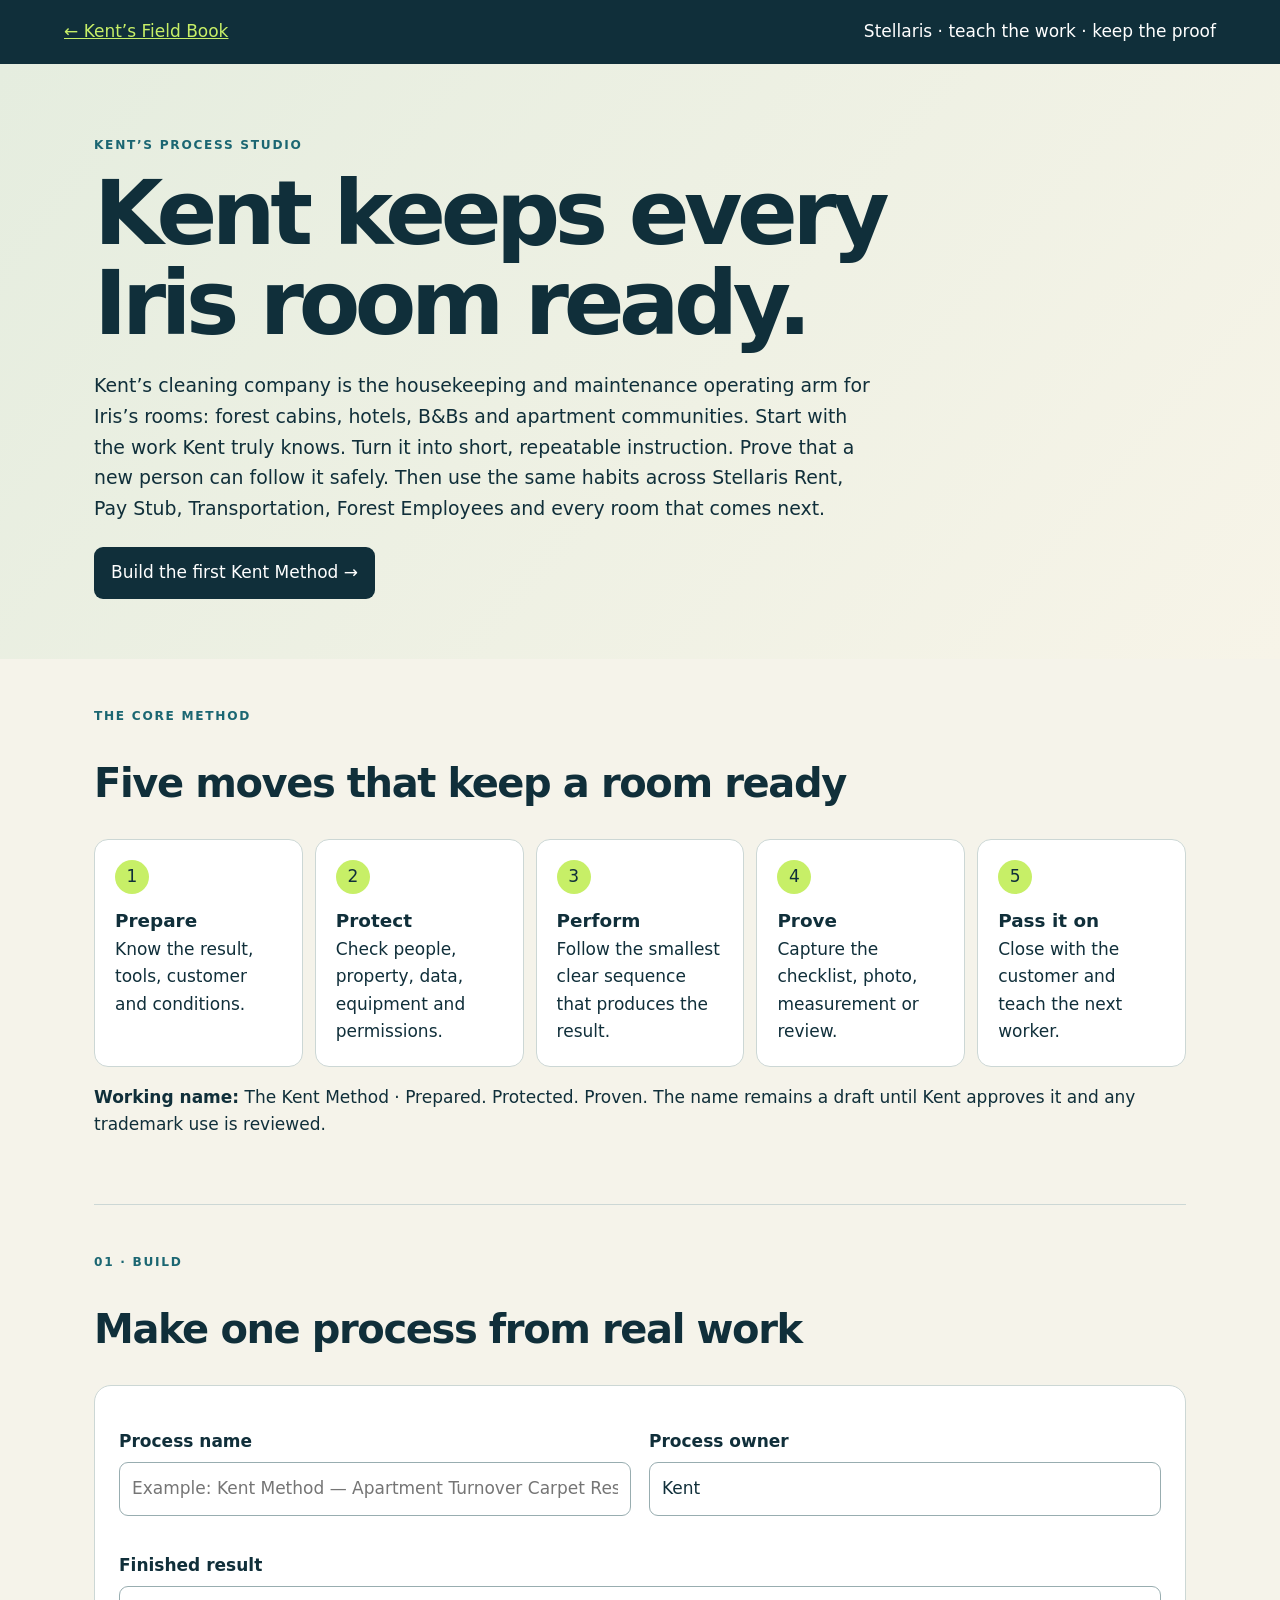
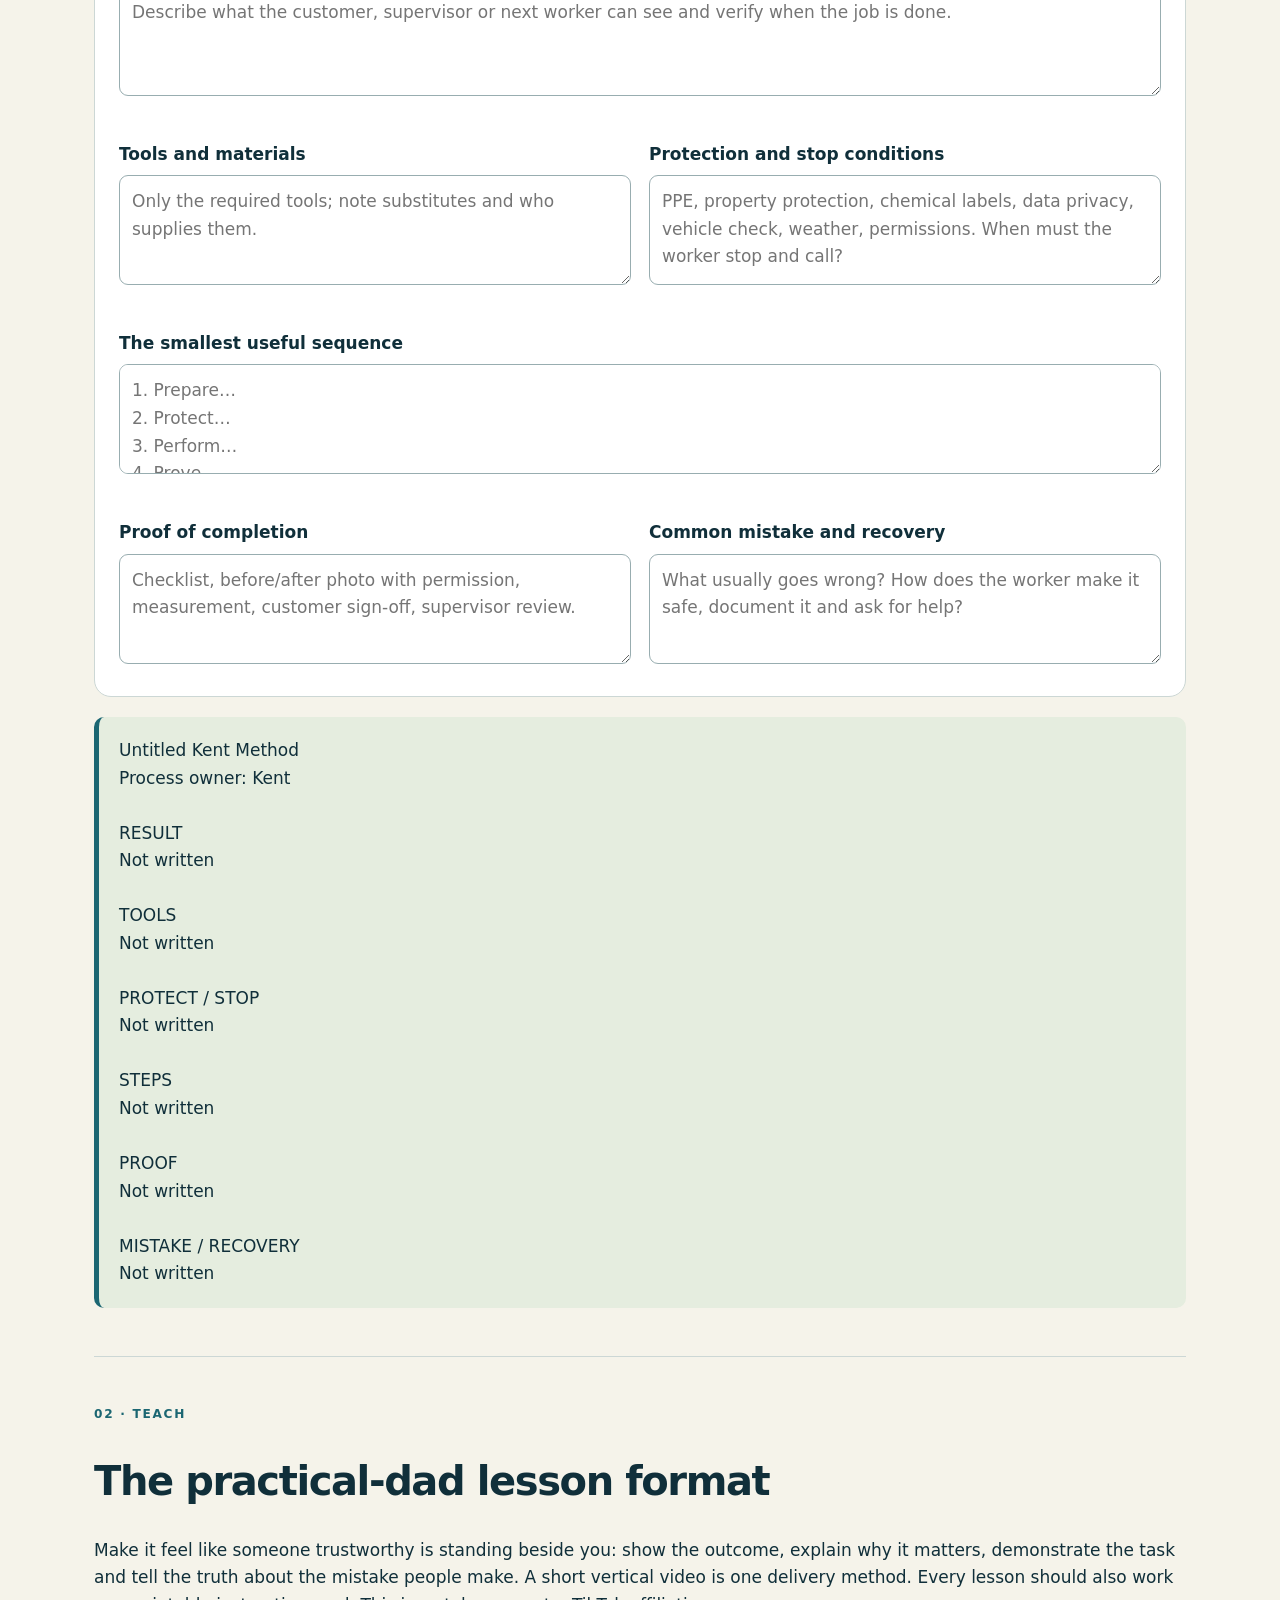
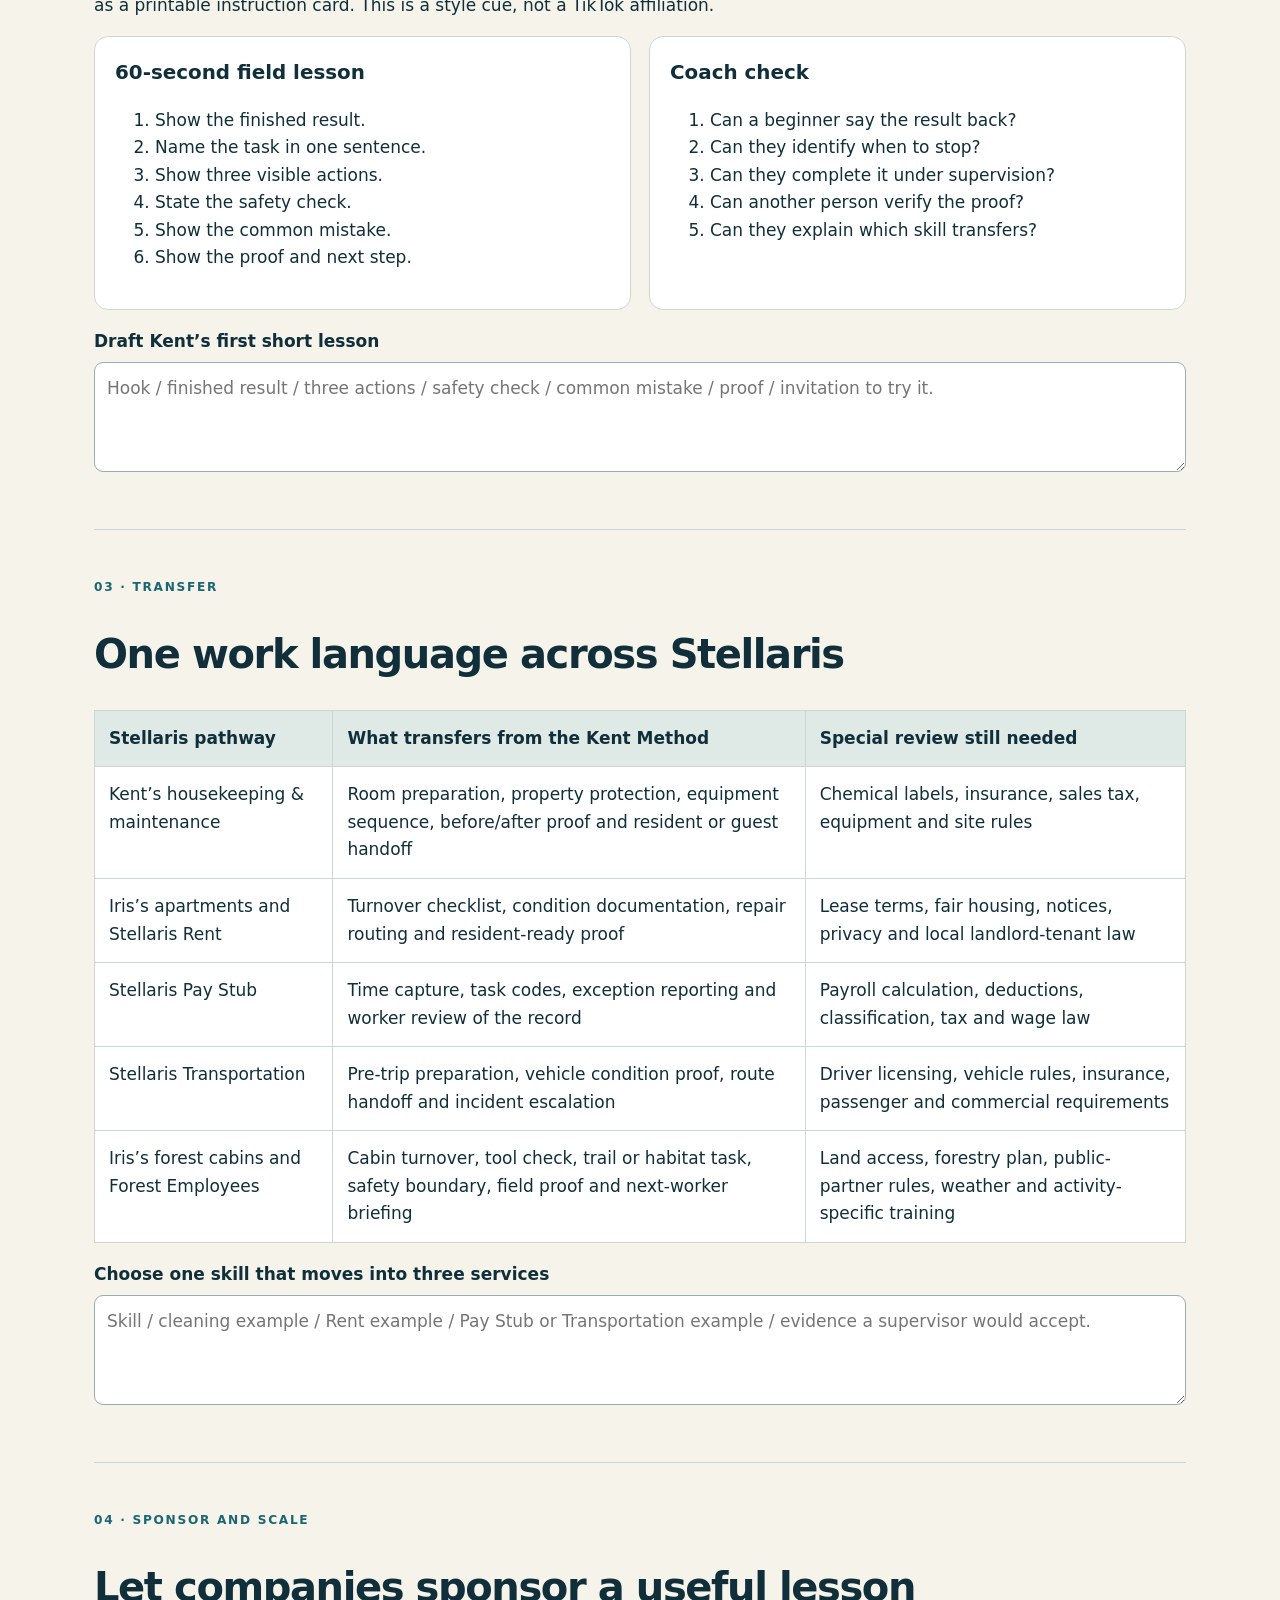
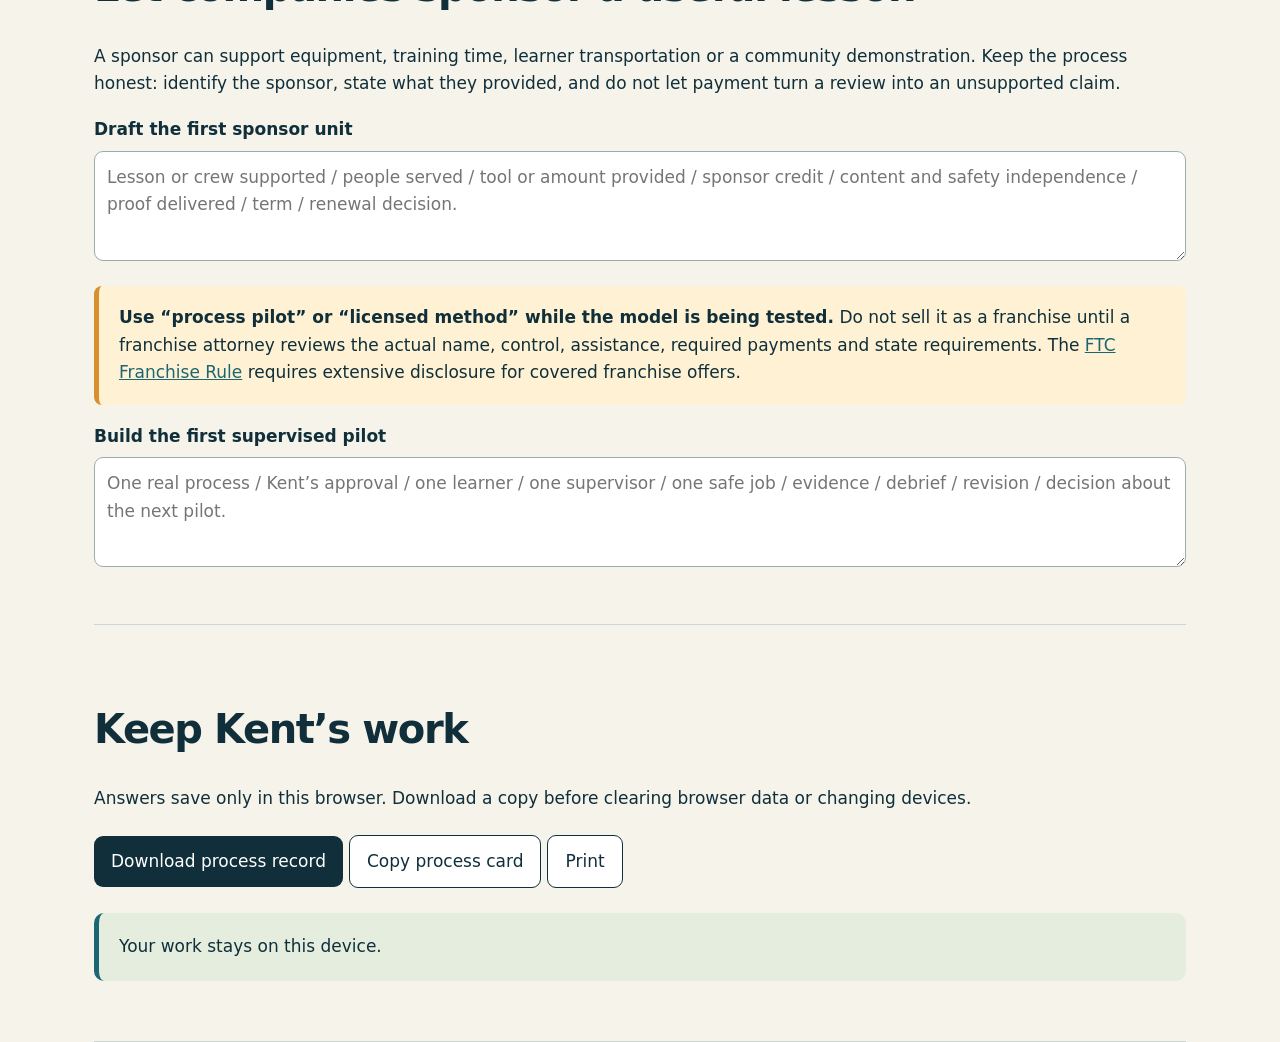
<file: kent-cleaning/process-studio.html>
<!doctype html>
<html lang="en">
<head>
<meta charset="utf-8">
<meta name="viewport" content="width=device-width,initial-scale=1">
<title>Kent’s Process Studio · Stellaris</title>
<meta name="description" content="Turn Kent's real work into a clear, teachable process that can train people and transfer across Stellaris services.">
<style>
:root{--navy:#102f3a;--lime:#c7ef67;--paper:#f5f3ea;--blue:#1b6672;--line:#ccd7d5;--white:#fff}*{box-sizing:border-box}html{scroll-behavior:smooth}body{margin:0;background:var(--paper);color:var(--navy);font:17px/1.62 system-ui,-apple-system,sans-serif}a{color:var(--blue)}header{background:var(--navy);color:white;padding:18px 5%;display:flex;justify-content:space-between;gap:16px;flex-wrap:wrap}header a{color:var(--lime)}.wrap{max-width:1140px;margin:auto;padding:0 24px}.hero{padding:72px 0 55px;background:linear-gradient(130deg,#e5eddf,#f7f4e8)}.tag,.step{font-size:.76rem;letter-spacing:.14em;text-transform:uppercase;font-weight:850;color:var(--blue)}h1{font-size:clamp(3rem,7vw,5.8rem);line-height:1;letter-spacing:-.06em;margin:14px 0 22px;max-width:900px}h2{font-size:clamp(1.8rem,4vw,2.5rem);line-height:1.15;letter-spacing:-.035em}h3{margin:0 0 8px}.hero p{max-width:780px;font-size:1.18rem}.button,button{display:inline-block;background:var(--navy);color:white;border:0;border-radius:9px;padding:12px 17px;text-decoration:none;font:inherit;cursor:pointer;margin:5px 6px 5px 0}.secondary{background:white!important;color:var(--navy)!important;border:1px solid var(--navy)!important}section{padding:48px 0;border-bottom:1px solid var(--line)}.method{display:grid;grid-template-columns:repeat(5,1fr);gap:12px}.method article,.card{background:var(--white);border:1px solid var(--line);border-radius:14px;padding:20px}.method b{display:block;font-size:1.15rem}.num{display:inline-grid;place-items:center;width:34px;height:34px;border-radius:50%;background:var(--lime);margin-bottom:12px}.grid{display:grid;grid-template-columns:1fr 1fr;gap:18px}.full{grid-column:1/-1}label{display:block;font-weight:750;margin:18px 0 7px}textarea,input,select{width:100%;border:1px solid #98adb0;border-radius:9px;padding:12px;background:white;color:var(--navy);font:inherit}textarea{min-height:110px;resize:vertical}.studio{background:white;border:1px solid var(--line);padding:24px;border-radius:17px}.result{display:block;margin-top:20px;padding:20px;background:#e5eddf;border-left:5px solid var(--blue);border-radius:10px;white-space:pre-wrap}.transfer{width:100%;border-collapse:collapse;background:white}.transfer th,.transfer td{padding:14px;text-align:left;vertical-align:top;border:1px solid var(--line)}.transfer th{background:#dfeae6}.legal{padding:18px 20px;background:#fff2d4;border-left:5px solid #d7902d;border-radius:8px}.tools{padding-bottom:60px}.small{font-size:.88rem;color:#49616a}@media(max-width:850px){.method{grid-template-columns:1fr 1fr}.grid{grid-template-columns:1fr}.full{grid-column:auto}.transfer{display:block;overflow-x:auto}}@media(max-width:520px){.method{grid-template-columns:1fr}.hero{padding-top:48px}}@media print{header,.tools,.button{display:none}.hero{padding:20px 0}section{padding:22px 0}.card{break-inside:avoid}}
</style>
</head>
<body>
<header><a href="index.html">← Kent’s Field Book</a><span>Stellaris · teach the work · keep the proof</span></header>
<div class="hero"><div class="wrap"><div class="tag">Kent’s Process Studio</div><h1>Kent keeps every Iris room ready.</h1><p>Kent’s cleaning company is the housekeeping and maintenance operating arm for Iris’s rooms: forest cabins, hotels, B&amp;Bs and apartment communities. Start with the work Kent truly knows. Turn it into short, repeatable instruction. Prove that a new person can follow it safely. Then use the same habits across Stellaris Rent, Pay Stub, Transportation, Forest Employees and every room that comes next.</p><a class="button" href="#build">Build the first Kent Method →</a></div></div>
<main class="wrap">
<section><div class="step">THE CORE METHOD</div><h2>Five moves that keep a room ready</h2><div class="method"><article><span class="num">1</span><b>Prepare</b>Know the result, tools, customer and conditions.</article><article><span class="num">2</span><b>Protect</b>Check people, property, data, equipment and permissions.</article><article><span class="num">3</span><b>Perform</b>Follow the smallest clear sequence that produces the result.</article><article><span class="num">4</span><b>Prove</b>Capture the checklist, photo, measurement or review.</article><article><span class="num">5</span><b>Pass it on</b>Close with the customer and teach the next worker.</article></div><p><b>Working name:</b> The Kent Method · Prepared. Protected. Proven. The name remains a draft until Kent approves it and any trademark use is reviewed.</p></section>
<section id="build"><div class="step">01 · BUILD</div><h2>Make one process from real work</h2><div class="studio grid"><div><label for="processName">Process name</label><input id="processName" data-save data-label="Process name" placeholder="Example: Kent Method — Apartment Turnover Carpet Reset"></div><div><label for="owner">Process owner</label><input id="owner" data-save data-label="Process owner" value="Kent"></div><div class="full"><label for="result">Finished result</label><textarea id="result" data-save data-label="Finished result" placeholder="Describe what the customer, supervisor or next worker can see and verify when the job is done."></textarea></div><div><label for="tools">Tools and materials</label><textarea id="tools" data-save data-label="Tools and materials" placeholder="Only the required tools; note substitutes and who supplies them."></textarea></div><div><label for="protect">Protection and stop conditions</label><textarea id="protect" data-save data-label="Protection and stop conditions" placeholder="PPE, property protection, chemical labels, data privacy, vehicle check, weather, permissions. When must the worker stop and call?"></textarea></div><div class="full"><label for="steps">The smallest useful sequence</label><textarea id="steps" data-save data-label="Process steps" placeholder="1. Prepare…&#10;2. Protect…&#10;3. Perform…&#10;4. Prove…&#10;5. Pass it on…"></textarea></div><div><label for="proof">Proof of completion</label><textarea id="proof" data-save data-label="Proof of completion" placeholder="Checklist, before/after photo with permission, measurement, customer sign-off, supervisor review."></textarea></div><div><label for="exception">Common mistake and recovery</label><textarea id="exception" data-save data-label="Common mistake and recovery" placeholder="What usually goes wrong? How does the worker make it safe, document it and ask for help?"></textarea></div></div><output id="preview" class="result" aria-live="polite"></output></section>
<section><div class="step">02 · TEACH</div><h2>The practical-dad lesson format</h2><p>Make it feel like someone trustworthy is standing beside you: show the outcome, explain why it matters, demonstrate the task and tell the truth about the mistake people make. A short vertical video is one delivery method. Every lesson should also work as a printable instruction card. This is a style cue, not a TikTok affiliation.</p><div class="grid"><article class="card"><h3>60-second field lesson</h3><ol><li>Show the finished result.</li><li>Name the task in one sentence.</li><li>Show three visible actions.</li><li>State the safety check.</li><li>Show the common mistake.</li><li>Show the proof and next step.</li></ol></article><article class="card"><h3>Coach check</h3><ol><li>Can a beginner say the result back?</li><li>Can they identify when to stop?</li><li>Can they complete it under supervision?</li><li>Can another person verify the proof?</li><li>Can they explain which skill transfers?</li></ol></article></div><label for="lessonScript">Draft Kent’s first short lesson</label><textarea id="lessonScript" data-save data-label="First short lesson" placeholder="Hook / finished result / three actions / safety check / common mistake / proof / invitation to try it."></textarea></section>
<section><div class="step">03 · TRANSFER</div><h2>One work language across Stellaris</h2><table class="transfer"><thead><tr><th>Stellaris pathway</th><th>What transfers from the Kent Method</th><th>Special review still needed</th></tr></thead><tbody><tr><td>Kent’s housekeeping &amp; maintenance</td><td>Room preparation, property protection, equipment sequence, before/after proof and resident or guest handoff</td><td>Chemical labels, insurance, sales tax, equipment and site rules</td></tr><tr><td>Iris’s apartments and Stellaris Rent</td><td>Turnover checklist, condition documentation, repair routing and resident-ready proof</td><td>Lease terms, fair housing, notices, privacy and local landlord-tenant law</td></tr><tr><td>Stellaris Pay Stub</td><td>Time capture, task codes, exception reporting and worker review of the record</td><td>Payroll calculation, deductions, classification, tax and wage law</td></tr><tr><td>Stellaris Transportation</td><td>Pre-trip preparation, vehicle condition proof, route handoff and incident escalation</td><td>Driver licensing, vehicle rules, insurance, passenger and commercial requirements</td></tr><tr><td>Iris’s forest cabins and Forest Employees</td><td>Cabin turnover, tool check, trail or habitat task, safety boundary, field proof and next-worker briefing</td><td>Land access, forestry plan, public-partner rules, weather and activity-specific training</td></tr></tbody></table><label for="transferSkill">Choose one skill that moves into three services</label><textarea id="transferSkill" data-save data-label="Transferable skill" placeholder="Skill / cleaning example / Rent example / Pay Stub or Transportation example / evidence a supervisor would accept."></textarea></section>
<section><div class="step">04 · SPONSOR AND SCALE</div><h2>Let companies sponsor a useful lesson</h2><p>A sponsor can support equipment, training time, learner transportation or a community demonstration. Keep the process honest: identify the sponsor, state what they provided, and do not let payment turn a review into an unsupported claim.</p><label for="sponsorOffer">Draft the first sponsor unit</label><textarea id="sponsorOffer" data-save data-label="Sponsor unit" placeholder="Lesson or crew supported / people served / tool or amount provided / sponsor credit / content and safety independence / proof delivered / term / renewal decision."></textarea><p class="legal"><b>Use “process pilot” or “licensed method” while the model is being tested.</b> Do not sell it as a franchise until a franchise attorney reviews the actual name, control, assistance, required payments and state requirements. The <a href="https://www.ftc.gov/legal-library/browse/rules/franchise-rule">FTC Franchise Rule</a> requires extensive disclosure for covered franchise offers.</p><label for="pilot">Build the first supervised pilot</label><textarea id="pilot" data-save data-label="First supervised pilot" placeholder="One real process / Kent’s approval / one learner / one supervisor / one safe job / evidence / debrief / revision / decision about the next pilot."></textarea></section>
<section class="tools"><h2>Keep Kent’s work</h2><p>Answers save only in this browser. Download a copy before clearing browser data or changing devices.</p><button id="download">Download process record</button><button id="copy" class="secondary">Copy process card</button><button id="print" class="secondary">Print</button><output id="status" class="result" aria-live="polite">Your work stays on this device.</output></section>
</main>
<script>
const key='kent-process-studio-v1',fields=[...document.querySelectorAll('[data-save]')],status=document.getElementById('status'),preview=document.getElementById('preview');
function values(){return Object.fromEntries(fields.map(x=>[x.id,x.value]))}
function card(){const v=values();return [v.processName||'Untitled Kent Method', 'Process owner: '+(v.owner||'Kent'),'', 'RESULT',v.result||'Not written','', 'TOOLS',v.tools||'Not written','', 'PROTECT / STOP',v.protect||'Not written','', 'STEPS',v.steps||'Not written','', 'PROOF',v.proof||'Not written','', 'MISTAKE / RECOVERY',v.exception||'Not written'].join('\n')}
function save(){try{localStorage.setItem(key,JSON.stringify(values()));status.textContent='Saved in this browser.'}catch{status.textContent='Browser saving is unavailable. Download a copy.'}preview.textContent=card()}
try{const v=JSON.parse(localStorage.getItem(key)||'{}');fields.forEach(x=>{if(typeof v[x.id]==='string')x.value=v[x.id]})}catch{}
fields.forEach(x=>x.addEventListener('input',save));preview.textContent=card();
function file(name,text,type){const u=URL.createObjectURL(new Blob([text],{type})),a=document.createElement('a');a.href=u;a.download=name;a.click();setTimeout(()=>URL.revokeObjectURL(u),800)}
document.getElementById('download').onclick=()=>file(key+'.json',JSON.stringify({format:key,version:1,answers:values()},null,2),'application/json');
document.getElementById('copy').onclick=async()=>{try{await navigator.clipboard.writeText(card());status.textContent='Process card copied.'}catch{status.textContent='Copy unavailable. Use print or download.'}};
document.getElementById('print').onclick=()=>window.print();
</script>
</body></html>
</file>
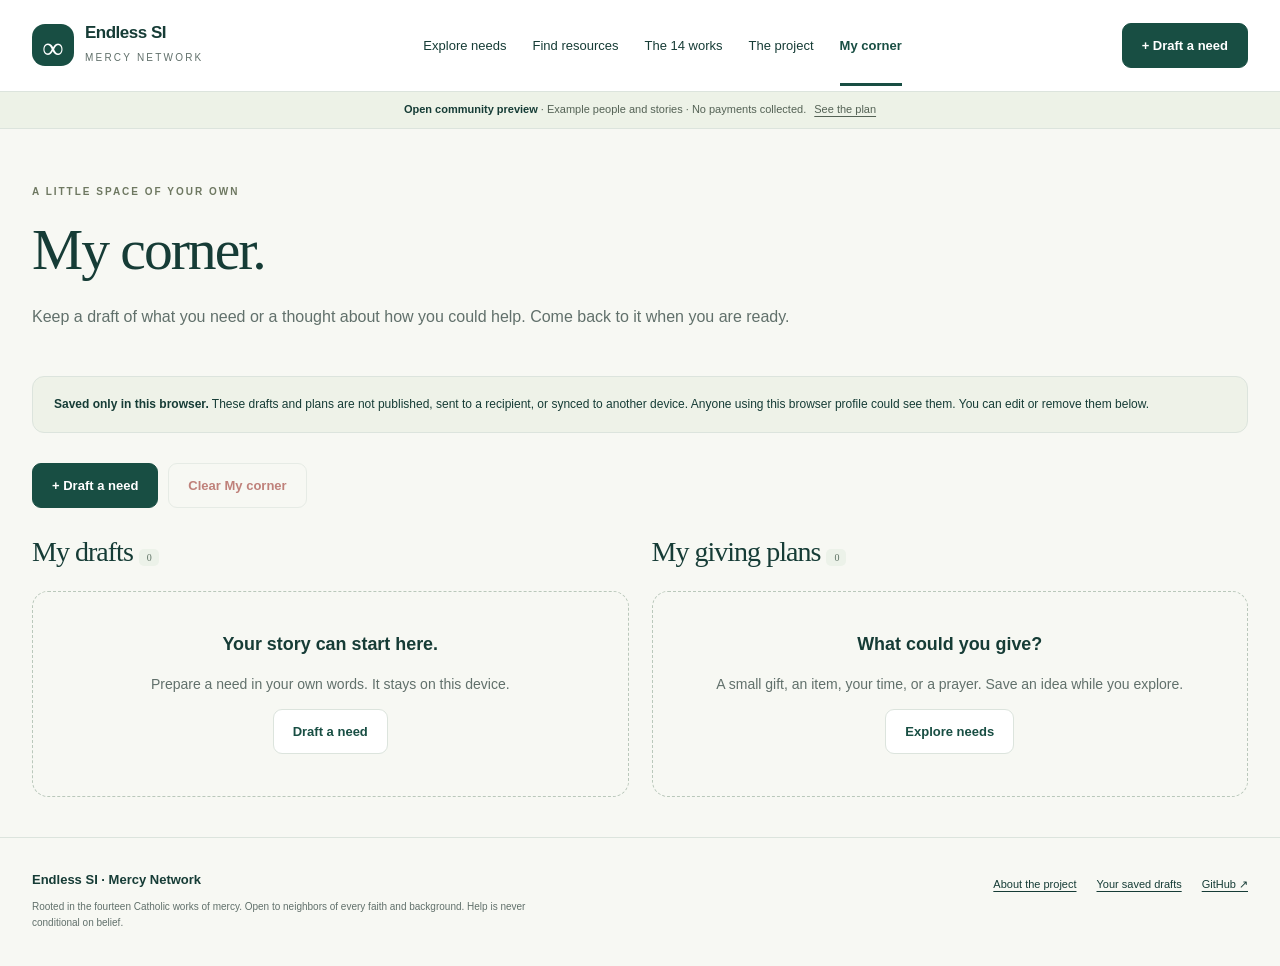
<file: mercy/my-corner.html>
<!doctype html>
<html lang="en"><head>
<meta charset="utf-8"><meta name="viewport" content="width=device-width, initial-scale=1">
<meta name="description" content="Save and revisit personal need drafts and giving plans on your own device."><meta name="referrer" content="no-referrer">
<meta http-equiv="Content-Security-Policy" content="default-src 'self'; script-src 'self'; style-src 'self'; img-src 'self' data:; connect-src 'none'; base-uri 'none'; form-action 'none'">
<meta name="theme-color" content="#184e43"><meta property="og:title" content="Your personal corner | Endless SI Mercy Network"><meta property="og:description" content="Save and revisit personal need drafts and giving plans on your own device."><meta property="og:type" content="website">
<title>Your personal corner | Endless SI Mercy Network</title><link rel="icon" href="assets/favicon.svg" type="image/svg+xml"><link rel="stylesheet" href="assets/styles.css"><script type="module" src="assets/app.mjs"></script>
</head><body data-page="corner">
<a class="skip" href="#main">Skip to content</a>
<header class="site-header"><div class="shell header-inner"><a class="brand" href="../index.html" aria-label="Endless SI home"><span class="brand-symbol" aria-hidden="true">∞</span><span><strong>Endless SI</strong><small>Mercy Network</small></span></a><nav class="nav" aria-label="Main navigation"><a href="index.html">Explore needs</a><a href="resources.html">Find resources</a><a href="works.html">The 14 works</a><a href="project.html">The project</a><a href="my-corner.html" aria-current="page">My corner</a></nav><button class="button primary" data-action="draft">+ Draft a need</button></div></header>
<div class="preview-bar"><strong>Open community preview</strong> · Example people and stories · No payments collected. <a href="project.html">See the plan</a></div>
<main class="shell" id="main"><section class="intro"><div class="eyebrow">A little space of your own</div><h1>My corner.</h1><p>Keep a draft of what you need or a thought about how you could help. Come back to it when you are ready.</p></section><div class="device-note"><strong>Saved only in this browser.</strong> These drafts and plans are not published, sent to a recipient, or synced to another device. Anyone using this browser profile could see them. You can edit or remove them below.</div><div class="actions no-print"><button class="button primary" data-action="draft">+ Draft a need</button><button class="button quiet danger" data-action="clear-corner" id="clear-corner" disabled>Clear My corner</button></div><div class="corner-grid"><section><h2>My drafts <span class="tag" id="draft-total">0</span></h2><div id="saved-drafts"><noscript>Enable JavaScript to use personal drafts.</noscript></div></section><section><h2>My giving plans <span class="tag" id="plan-total">0</span></h2><div id="saved-plans"><noscript>Enable JavaScript to use personal giving plans.</noscript></div></section></div></main>
<footer class="site-footer"><div class="shell footer-inner"><div><span class="footer-brand">Endless SI · Mercy Network</span><p>Rooted in the fourteen Catholic works of mercy. Open to neighbors of every faith and background. Help is never conditional on belief.</p></div><div class="footer-links"><a href="project.html">About the project</a><a href="my-corner.html">Your saved drafts</a><a href="https://github.com/Maestro-Student777/endless-ai-product-realization" target="_blank" rel="noopener noreferrer">GitHub ↗</a></div></div></footer>
<dialog id="modal" aria-labelledby="modal-title"></dialog><div class="toast" id="notice" role="status" aria-live="polite"></div>
</body></html>
</file>
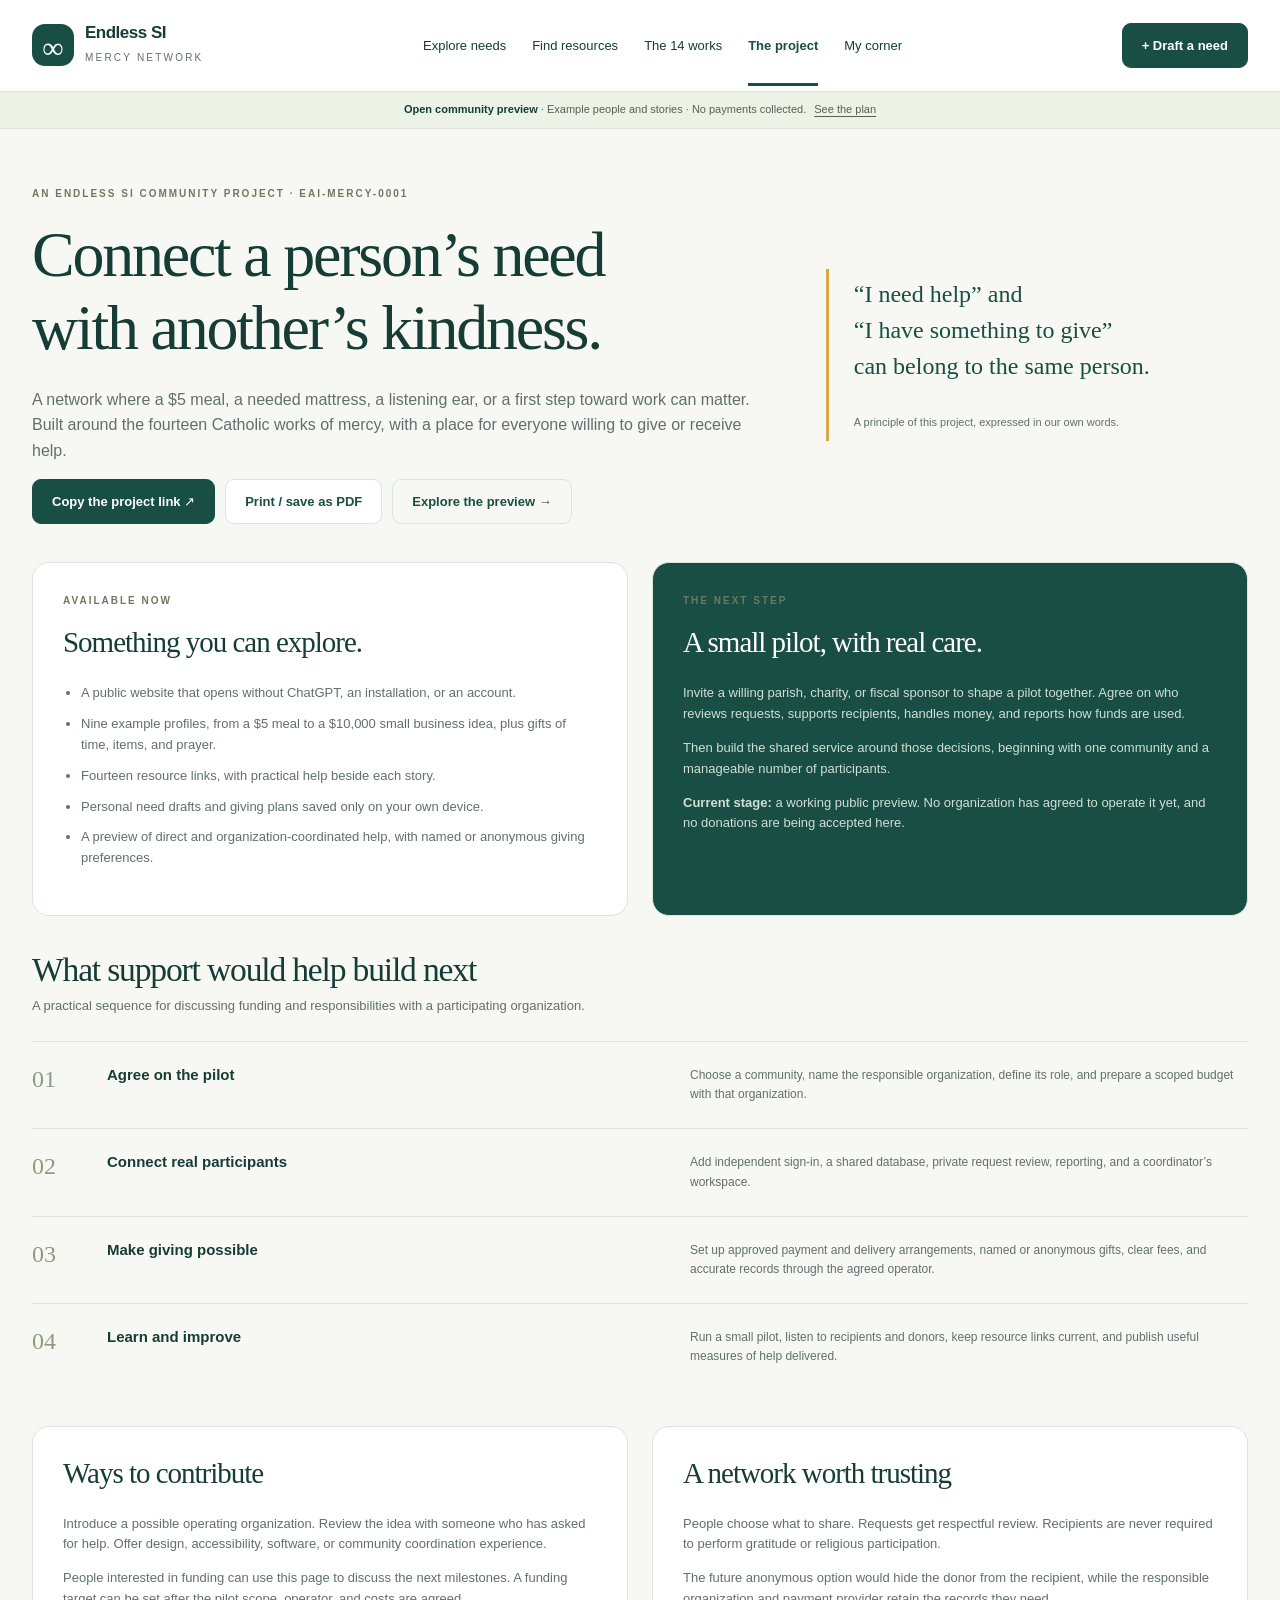
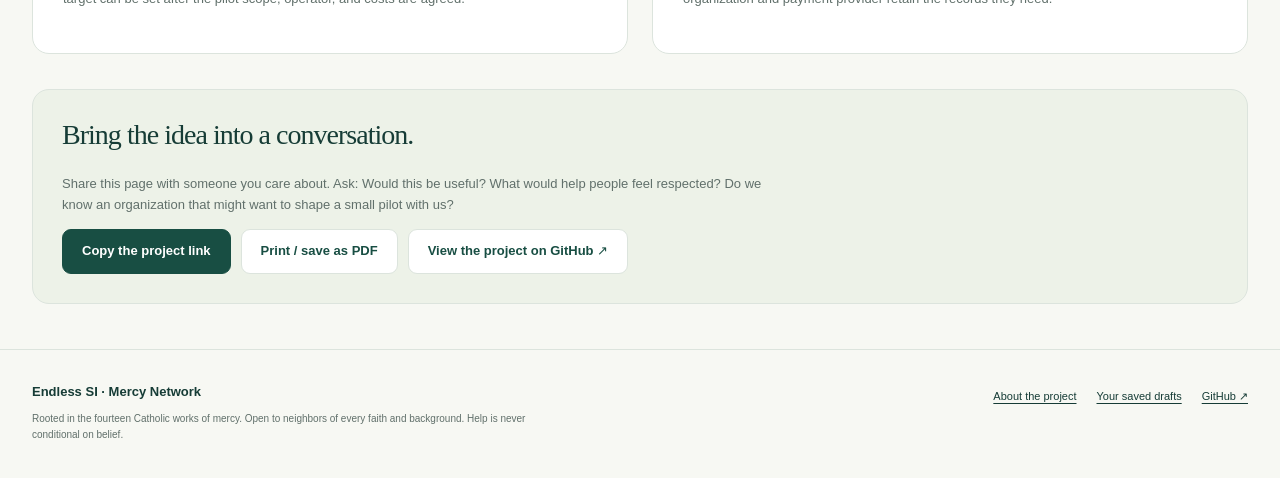
<file: mercy/project.html>
<!doctype html>
<html lang="en"><head>
<meta charset="utf-8"><meta name="viewport" content="width=device-width, initial-scale=1">
<meta name="description" content="Share the Endless SI Mercy Network idea, explore the public preview, and discuss a pilot with a participating organization."><meta name="referrer" content="no-referrer">
<meta http-equiv="Content-Security-Policy" content="default-src 'self'; script-src 'self'; style-src 'self'; img-src 'self' data:; connect-src 'none'; base-uri 'none'; form-action 'none'">
<meta name="theme-color" content="#184e43"><meta property="og:title" content="Help build the Mercy Network | Endless SI Mercy Network"><meta property="og:description" content="Share the Endless SI Mercy Network idea, explore the public preview, and discuss a pilot with a participating organization."><meta property="og:type" content="website">
<title>Help build the Mercy Network | Endless SI Mercy Network</title><link rel="icon" href="assets/favicon.svg" type="image/svg+xml"><link rel="stylesheet" href="assets/styles.css"><script type="module" src="assets/app.mjs"></script>
</head><body data-page="project">
<a class="skip" href="#main">Skip to content</a>
<header class="site-header"><div class="shell header-inner"><a class="brand" href="../index.html" aria-label="Endless SI home"><span class="brand-symbol" aria-hidden="true">∞</span><span><strong>Endless SI</strong><small>Mercy Network</small></span></a><nav class="nav" aria-label="Main navigation"><a href="index.html">Explore needs</a><a href="resources.html">Find resources</a><a href="works.html">The 14 works</a><a href="project.html" aria-current="page">The project</a><a href="my-corner.html">My corner</a></nav><button class="button primary" data-action="draft">+ Draft a need</button></div></header>
<div class="preview-bar"><strong>Open community preview</strong> · Example people and stories · No payments collected. <a href="project.html">See the plan</a></div>
<main class="shell" id="main"><section class="project-lead"><div><div class="eyebrow">An Endless SI community project · EAI-MERCY-0001</div><h1>Connect a person’s need<br>with another’s kindness.</h1><p>A network where a $5 meal, a needed mattress, a listening ear, or a first step toward work can matter. Built around the fourteen Catholic works of mercy, with a place for everyone willing to give or receive help.</p><div class="actions no-print"><button class="button primary" data-action="share-project">Copy the project link ↗</button><button class="button" data-action="print">Print / save as PDF</button><a class="button quiet" href="index.html">Explore the preview →</a></div><p class="print-only">Public preview: https://maestro-student777.github.io/endless-ai-product-realization/mercy/</p></div><aside class="project-note"><p>“I need help” and<br>“I have something to give”<br>can belong to the same person.</p><small>A principle of this project, expressed in our own words.</small></aside></section>
<div class="project-grid"><section class="project-panel"><div class="eyebrow">Available now</div><h2>Something you can explore.</h2><ul><li>A public website that opens without ChatGPT, an installation, or an account.</li><li>Nine example profiles, from a $5 meal to a $10,000 small business idea, plus gifts of time, items, and prayer.</li><li>Fourteen resource links, with practical help beside each story.</li><li>Personal need drafts and giving plans saved only on your own device.</li><li>A preview of direct and organization-coordinated help, with named or anonymous giving preferences.</li></ul></section><section class="project-panel dark"><div class="eyebrow">The next step</div><h2>A small pilot, with real care.</h2><p>Invite a willing parish, charity, or fiscal sponsor to shape a pilot together. Agree on who reviews requests, supports recipients, handles money, and reports how funds are used.</p><p>Then build the shared service around those decisions, beginning with one community and a manageable number of participants.</p><p><strong>Current stage:</strong> a working public preview. No organization has agreed to operate it yet, and no donations are being accepted here.</p></section></div>
<section aria-labelledby="funding-title"><div class="section-heading"><div><h2 id="funding-title">What support would help build next</h2><p>A practical sequence for discussing funding and responsibilities with a participating organization.</p></div></div><div class="milestones"><article class="milestone"><h3>Agree on the pilot</h3><p>Choose a community, name the responsible organization, define its role, and prepare a scoped budget with that organization.</p></article><article class="milestone"><h3>Connect real participants</h3><p>Add independent sign-in, a shared database, private request review, reporting, and a coordinator’s workspace.</p></article><article class="milestone"><h3>Make giving possible</h3><p>Set up approved payment and delivery arrangements, named or anonymous gifts, clear fees, and accurate records through the agreed operator.</p></article><article class="milestone"><h3>Learn and improve</h3><p>Run a small pilot, listen to recipients and donors, keep resource links current, and publish useful measures of help delivered.</p></article></div></section>
<div class="project-grid"><section class="project-panel"><h2>Ways to contribute</h2><p>Introduce a possible operating organization. Review the idea with someone who has asked for help. Offer design, accessibility, software, or community coordination experience.</p><p>People interested in funding can use this page to discuss the next milestones. A funding target can be set after the pilot scope, operator, and costs are agreed.</p></section><section class="project-panel"><h2>A network worth trusting</h2><p>People choose what to share. Requests get respectful review. Recipients are never required to perform gratitude or religious participation.</p><p>The future anonymous option would hide the donor from the recipient, while the responsible organization and payment provider retain the records they need.</p></section></div>
<section class="share-panel"><h2>Bring the idea into a conversation.</h2><p>Share this page with someone you care about. Ask: Would this be useful? What would help people feel respected? Do we know an organization that might want to shape a small pilot with us?</p><div class="actions no-print"><button class="button primary" data-action="share-project">Copy the project link</button><button class="button" data-action="print">Print / save as PDF</button><a class="button" href="https://github.com/Maestro-Student777/endless-ai-product-realization/tree/main/mercy" target="_blank" rel="noopener noreferrer">View the project on GitHub ↗</a></div></section></main>
<footer class="site-footer"><div class="shell footer-inner"><div><span class="footer-brand">Endless SI · Mercy Network</span><p>Rooted in the fourteen Catholic works of mercy. Open to neighbors of every faith and background. Help is never conditional on belief.</p></div><div class="footer-links"><a href="project.html">About the project</a><a href="my-corner.html">Your saved drafts</a><a href="https://github.com/Maestro-Student777/endless-ai-product-realization" target="_blank" rel="noopener noreferrer">GitHub ↗</a></div></div></footer>
<dialog id="modal" aria-labelledby="modal-title"></dialog><div class="toast" id="notice" role="status" aria-live="polite"></div>
</body></html>
</file>
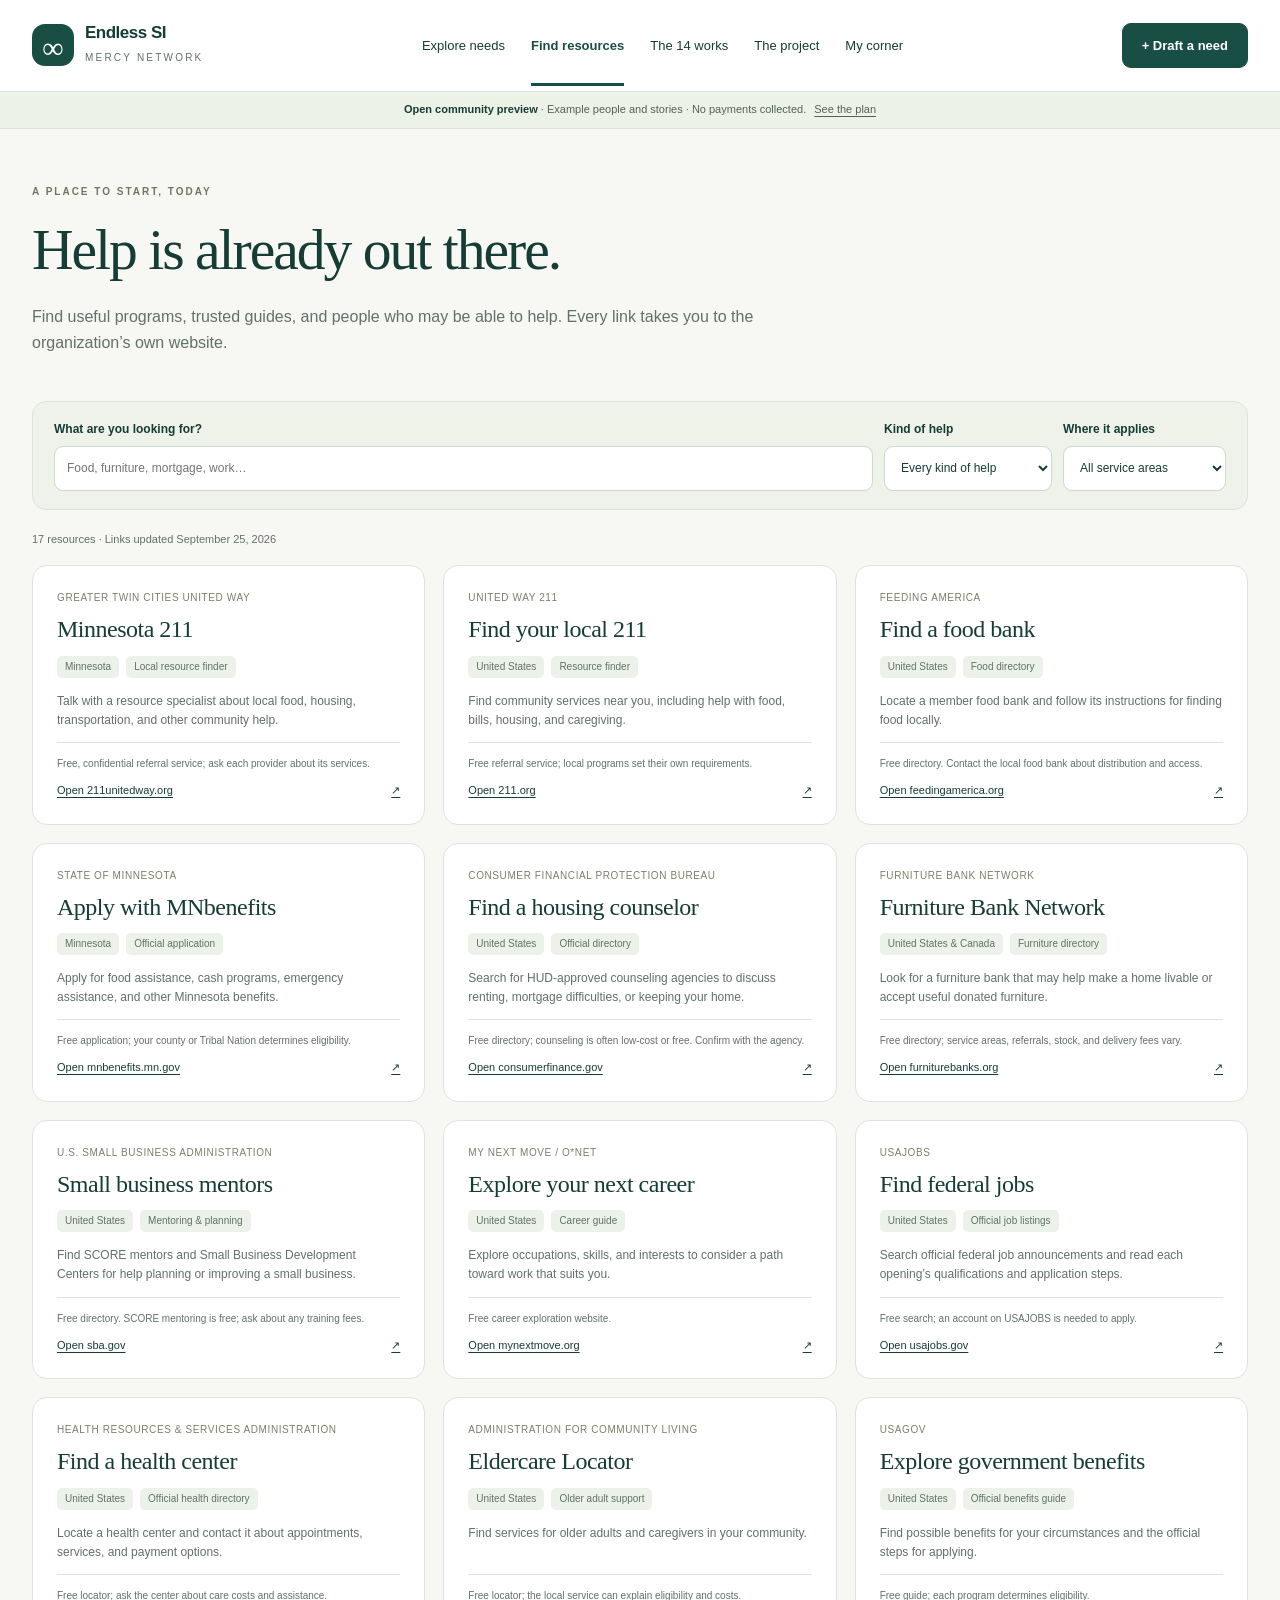
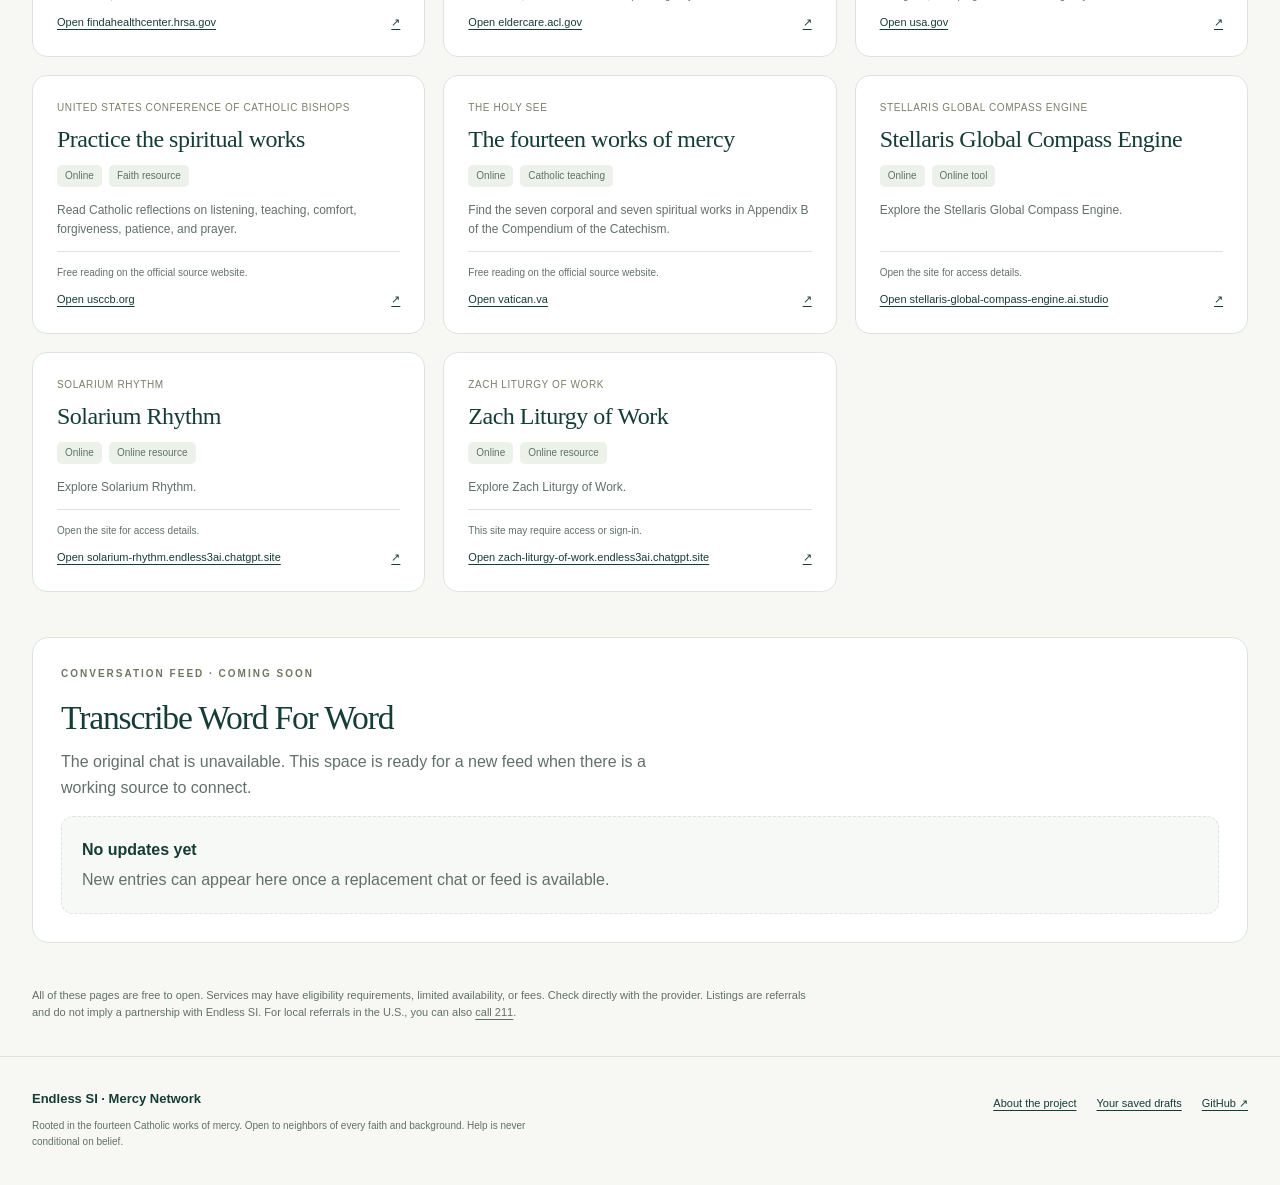
<file: mercy/resources.html>
<!doctype html>
<html lang="en"><head>
<meta charset="utf-8"><meta name="viewport" content="width=device-width, initial-scale=1">
<meta name="description" content="Find food, housing, furniture, work, caregiving, and faith resources on official organization websites."><meta name="referrer" content="no-referrer">
<meta http-equiv="Content-Security-Policy" content="default-src 'self'; script-src 'self'; style-src 'self'; img-src 'self' data:; connect-src 'none'; base-uri 'none'; form-action 'none'">
<meta name="theme-color" content="#184e43"><meta property="og:title" content="Find practical help | Endless SI Mercy Network"><meta property="og:description" content="Find food, housing, furniture, work, caregiving, and faith resources on official organization websites."><meta property="og:type" content="website">
<title>Find practical help | Endless SI Mercy Network</title><link rel="icon" href="assets/favicon.svg" type="image/svg+xml"><link rel="stylesheet" href="assets/styles.css"><script type="module" src="assets/app.mjs"></script>
</head><body data-page="resources">
<a class="skip" href="#main">Skip to content</a>
<header class="site-header"><div class="shell header-inner"><a class="brand" href="../index.html" aria-label="Endless SI home"><span class="brand-symbol" aria-hidden="true">∞</span><span><strong>Endless SI</strong><small>Mercy Network</small></span></a><nav class="nav" aria-label="Main navigation"><a href="index.html">Explore needs</a><a href="resources.html" aria-current="page">Find resources</a><a href="works.html">The 14 works</a><a href="project.html">The project</a><a href="my-corner.html">My corner</a></nav><button class="button primary" data-action="draft">+ Draft a need</button></div></header>
<div class="preview-bar"><strong>Open community preview</strong> · Example people and stories · No payments collected. <a href="project.html">See the plan</a></div>
<main class="shell" id="main"><section class="intro"><div class="eyebrow">A place to start, today</div><h1>Help is already out there.</h1><p>Find useful programs, trusted guides, and people who may be able to help. Every link takes you to the organization’s own website.</p></section><div class="resource-toolbar toolbar no-print"><label class="field search">What are you looking for?<input type="search" id="resource-search" placeholder="Food, furniture, mortgage, work…" autocomplete="off"></label><label class="field">Kind of help<select id="resource-topic"><option value="all">Every kind of help</option></select></label><label class="field">Where it applies<select id="resource-area"><option value="all">All service areas</option><option value="Minnesota">Minnesota-specific</option><option value="United States">United States-wide</option><option value="Online">Online faith resources</option></select></label></div><p class="result-count" id="resource-count" role="status" aria-live="polite">17 resources · Links updated September 25, 2026</p><div class="resources-grid"><article class="resource-card" data-resource="mn211"><p class="provider">Greater Twin Cities United Way</p><h3><a href="https://211unitedway.org/" target="_blank" rel="noopener noreferrer">Minnesota 211</a></h3><div class="resource-meta"><span class="tag">Minnesota</span><span class="tag">Local resource finder</span></div><p>Talk with a resource specialist about local food, housing, transportation, and other community help.</p><p class="cost">Free, confidential referral service; ask each provider about its services.</p><a class="source-link" href="https://211unitedway.org/" target="_blank" rel="noopener noreferrer"><span>Open 211unitedway.org</span><span aria-hidden="true">↗</span></a></article>
<article class="resource-card" data-resource="211"><p class="provider">United Way 211</p><h3><a href="https://www.211.org/" target="_blank" rel="noopener noreferrer">Find your local 211</a></h3><div class="resource-meta"><span class="tag">United States</span><span class="tag">Resource finder</span></div><p>Find community services near you, including help with food, bills, housing, and caregiving.</p><p class="cost">Free referral service; local programs set their own requirements.</p><a class="source-link" href="https://www.211.org/" target="_blank" rel="noopener noreferrer"><span>Open 211.org</span><span aria-hidden="true">↗</span></a></article>
<article class="resource-card" data-resource="foodbank"><p class="provider">Feeding America</p><h3><a href="https://www.feedingamerica.org/find-your-local-foodbank" target="_blank" rel="noopener noreferrer">Find a food bank</a></h3><div class="resource-meta"><span class="tag">United States</span><span class="tag">Food directory</span></div><p>Locate a member food bank and follow its instructions for finding food locally.</p><p class="cost">Free directory. Contact the local food bank about distribution and access.</p><a class="source-link" href="https://www.feedingamerica.org/find-your-local-foodbank" target="_blank" rel="noopener noreferrer"><span>Open feedingamerica.org</span><span aria-hidden="true">↗</span></a></article>
<article class="resource-card" data-resource="mnbenefits"><p class="provider">State of Minnesota</p><h3><a href="https://mnbenefits.mn.gov/" target="_blank" rel="noopener noreferrer">Apply with MNbenefits</a></h3><div class="resource-meta"><span class="tag">Minnesota</span><span class="tag">Official application</span></div><p>Apply for food assistance, cash programs, emergency assistance, and other Minnesota benefits.</p><p class="cost">Free application; your county or Tribal Nation determines eligibility.</p><a class="source-link" href="https://mnbenefits.mn.gov/" target="_blank" rel="noopener noreferrer"><span>Open mnbenefits.mn.gov</span><span aria-hidden="true">↗</span></a></article>
<article class="resource-card" data-resource="housing"><p class="provider">Consumer Financial Protection Bureau</p><h3><a href="https://www.consumerfinance.gov/find-a-housing-counselor/" target="_blank" rel="noopener noreferrer">Find a housing counselor</a></h3><div class="resource-meta"><span class="tag">United States</span><span class="tag">Official directory</span></div><p>Search for HUD-approved counseling agencies to discuss renting, mortgage difficulties, or keeping your home.</p><p class="cost">Free directory; counseling is often low-cost or free. Confirm with the agency.</p><a class="source-link" href="https://www.consumerfinance.gov/find-a-housing-counselor/" target="_blank" rel="noopener noreferrer"><span>Open consumerfinance.gov</span><span aria-hidden="true">↗</span></a></article>
<article class="resource-card" data-resource="furniture"><p class="provider">Furniture Bank Network</p><h3><a href="https://furniturebanks.org/" target="_blank" rel="noopener noreferrer">Furniture Bank Network</a></h3><div class="resource-meta"><span class="tag">United States &amp; Canada</span><span class="tag">Furniture directory</span></div><p>Look for a furniture bank that may help make a home livable or accept useful donated furniture.</p><p class="cost">Free directory; service areas, referrals, stock, and delivery fees vary.</p><a class="source-link" href="https://furniturebanks.org/" target="_blank" rel="noopener noreferrer"><span>Open furniturebanks.org</span><span aria-hidden="true">↗</span></a></article>
<article class="resource-card" data-resource="sba"><p class="provider">U.S. Small Business Administration</p><h3><a href="https://www.sba.gov/counseling/local-assistance/resource-partners/" target="_blank" rel="noopener noreferrer">Small business mentors</a></h3><div class="resource-meta"><span class="tag">United States</span><span class="tag">Mentoring &amp; planning</span></div><p>Find SCORE mentors and Small Business Development Centers for help planning or improving a small business.</p><p class="cost">Free directory. SCORE mentoring is free; ask about any training fees.</p><a class="source-link" href="https://www.sba.gov/counseling/local-assistance/resource-partners/" target="_blank" rel="noopener noreferrer"><span>Open sba.gov</span><span aria-hidden="true">↗</span></a></article>
<article class="resource-card" data-resource="careers"><p class="provider">My Next Move / O*NET</p><h3><a href="https://www.mynextmove.org/" target="_blank" rel="noopener noreferrer">Explore your next career</a></h3><div class="resource-meta"><span class="tag">United States</span><span class="tag">Career guide</span></div><p>Explore occupations, skills, and interests to consider a path toward work that suits you.</p><p class="cost">Free career exploration website.</p><a class="source-link" href="https://www.mynextmove.org/" target="_blank" rel="noopener noreferrer"><span>Open mynextmove.org</span><span aria-hidden="true">↗</span></a></article>
<article class="resource-card" data-resource="jobs"><p class="provider">USAJOBS</p><h3><a href="https://www.usajobs.gov/" target="_blank" rel="noopener noreferrer">Find federal jobs</a></h3><div class="resource-meta"><span class="tag">United States</span><span class="tag">Official job listings</span></div><p>Search official federal job announcements and read each opening’s qualifications and application steps.</p><p class="cost">Free search; an account on USAJOBS is needed to apply.</p><a class="source-link" href="https://www.usajobs.gov/" target="_blank" rel="noopener noreferrer"><span>Open usajobs.gov</span><span aria-hidden="true">↗</span></a></article>
<article class="resource-card" data-resource="health"><p class="provider">Health Resources &amp; Services Administration</p><h3><a href="https://findahealthcenter.hrsa.gov/" target="_blank" rel="noopener noreferrer">Find a health center</a></h3><div class="resource-meta"><span class="tag">United States</span><span class="tag">Official health directory</span></div><p>Locate a health center and contact it about appointments, services, and payment options.</p><p class="cost">Free locator; ask the center about care costs and assistance.</p><a class="source-link" href="https://findahealthcenter.hrsa.gov/" target="_blank" rel="noopener noreferrer"><span>Open findahealthcenter.hrsa.gov</span><span aria-hidden="true">↗</span></a></article>
<article class="resource-card" data-resource="eldercare"><p class="provider">Administration for Community Living</p><h3><a href="https://eldercare.acl.gov/home" target="_blank" rel="noopener noreferrer">Eldercare Locator</a></h3><div class="resource-meta"><span class="tag">United States</span><span class="tag">Older adult support</span></div><p>Find services for older adults and caregivers in your community.</p><p class="cost">Free locator; the local service can explain eligibility and costs.</p><a class="source-link" href="https://eldercare.acl.gov/home" target="_blank" rel="noopener noreferrer"><span>Open eldercare.acl.gov</span><span aria-hidden="true">↗</span></a></article>
<article class="resource-card" data-resource="benefits"><p class="provider">USAGov</p><h3><a href="https://www.usa.gov/benefit-finder" target="_blank" rel="noopener noreferrer">Explore government benefits</a></h3><div class="resource-meta"><span class="tag">United States</span><span class="tag">Official benefits guide</span></div><p>Find possible benefits for your circumstances and the official steps for applying.</p><p class="cost">Free guide; each program determines eligibility.</p><a class="source-link" href="https://www.usa.gov/benefit-finder" target="_blank" rel="noopener noreferrer"><span>Open usa.gov</span><span aria-hidden="true">↗</span></a></article>
<article class="resource-card" data-resource="spiritual"><p class="provider">United States Conference of Catholic Bishops</p><h3><a href="https://www.usccb.org/beliefs-and-teachings/how-we-teach/new-evangelization/jubilee-of-mercy/the-spiritual-works-of-mercy" target="_blank" rel="noopener noreferrer">Practice the spiritual works</a></h3><div class="resource-meta"><span class="tag">Online</span><span class="tag">Faith resource</span></div><p>Read Catholic reflections on listening, teaching, comfort, forgiveness, patience, and prayer.</p><p class="cost">Free reading on the official source website.</p><a class="source-link" href="https://www.usccb.org/beliefs-and-teachings/how-we-teach/new-evangelization/jubilee-of-mercy/the-spiritual-works-of-mercy" target="_blank" rel="noopener noreferrer"><span>Open usccb.org</span><span aria-hidden="true">↗</span></a></article>
<article class="resource-card" data-resource="catechism"><p class="provider">The Holy See</p><h3><a href="https://www.vatican.va/archive/compendium_ccc/documents/archive_2005_compendium-ccc_en.html" target="_blank" rel="noopener noreferrer">The fourteen works of mercy</a></h3><div class="resource-meta"><span class="tag">Online</span><span class="tag">Catholic teaching</span></div><p>Find the seven corporal and seven spiritual works in Appendix B of the Compendium of the Catechism.</p><p class="cost">Free reading on the official source website.</p><a class="source-link" href="https://www.vatican.va/archive/compendium_ccc/documents/archive_2005_compendium-ccc_en.html" target="_blank" rel="noopener noreferrer"><span>Open vatican.va</span><span aria-hidden="true">↗</span></a></article><article class="resource-card" data-resource="stellaris"><p class="provider">Stellaris Global Compass Engine</p><h3><a href="https://stellaris-global-compass-engine.ai.studio/" target="_blank" rel="noopener noreferrer">Stellaris Global Compass Engine</a></h3><div class="resource-meta"><span class="tag">Online</span><span class="tag">Online tool</span></div><p>Explore the Stellaris Global Compass Engine.</p><p class="cost">Open the site for access details.</p><a class="source-link" href="https://stellaris-global-compass-engine.ai.studio/" target="_blank" rel="noopener noreferrer"><span>Open stellaris-global-compass-engine.ai.studio</span><span aria-hidden="true">↗</span></a></article>
<article class="resource-card" data-resource="solarium"><p class="provider">Solarium Rhythm</p><h3><a href="https://solarium-rhythm.endless3ai.chatgpt.site/" target="_blank" rel="noopener noreferrer">Solarium Rhythm</a></h3><div class="resource-meta"><span class="tag">Online</span><span class="tag">Online resource</span></div><p>Explore Solarium Rhythm.</p><p class="cost">Open the site for access details.</p><a class="source-link" href="https://solarium-rhythm.endless3ai.chatgpt.site/" target="_blank" rel="noopener noreferrer"><span>Open solarium-rhythm.endless3ai.chatgpt.site</span><span aria-hidden="true">↗</span></a></article>
<article class="resource-card" data-resource="liturgy"><p class="provider">Zach Liturgy of Work</p><h3><a href="https://zach-liturgy-of-work.endless3ai.chatgpt.site/" target="_blank" rel="noopener noreferrer">Zach Liturgy of Work</a></h3><div class="resource-meta"><span class="tag">Online</span><span class="tag">Online resource</span></div><p>Explore Zach Liturgy of Work.</p><p class="cost">This site may require access or sign-in.</p><a class="source-link" href="https://zach-liturgy-of-work.endless3ai.chatgpt.site/" target="_blank" rel="noopener noreferrer"><span>Open zach-liturgy-of-work.endless3ai.chatgpt.site</span><span aria-hidden="true">↗</span></a></article>
<div class="empty" id="resource-empty" hidden><h2>Try a broader search.</h2><p>No resource matches these filters. Choose another area or kind of help.</p></div></div><section class="conversation-feed" aria-labelledby="conversation-feed-title"><div class="eyebrow">Conversation feed · Coming soon</div><h2 id="conversation-feed-title">Transcribe Word For Word</h2><p>The original chat is unavailable. This space is ready for a new feed when there is a working source to connect.</p><div class="feed-placeholder" role="status"><strong>No updates yet</strong><span>New entries can appear here once a replacement chat or feed is available.</span></div></section>
<p class="source-note">All of these pages are free to open. Services may have eligibility requirements, limited availability, or fees. Check directly with the provider. Listings are referrals and do not imply a partnership with Endless SI. For local referrals in the U.S., you can also <a href="tel:211">call 211</a>.</p></main>
<footer class="site-footer"><div class="shell footer-inner"><div><span class="footer-brand">Endless SI · Mercy Network</span><p>Rooted in the fourteen Catholic works of mercy. Open to neighbors of every faith and background. Help is never conditional on belief.</p></div><div class="footer-links"><a href="project.html">About the project</a><a href="my-corner.html">Your saved drafts</a><a href="https://github.com/Maestro-Student777/endless-ai-product-realization" target="_blank" rel="noopener noreferrer">GitHub ↗</a></div></div></footer>
<dialog id="modal" aria-labelledby="modal-title"></dialog><div class="toast" id="notice" role="status" aria-live="polite"></div>
</body></html>
</file>
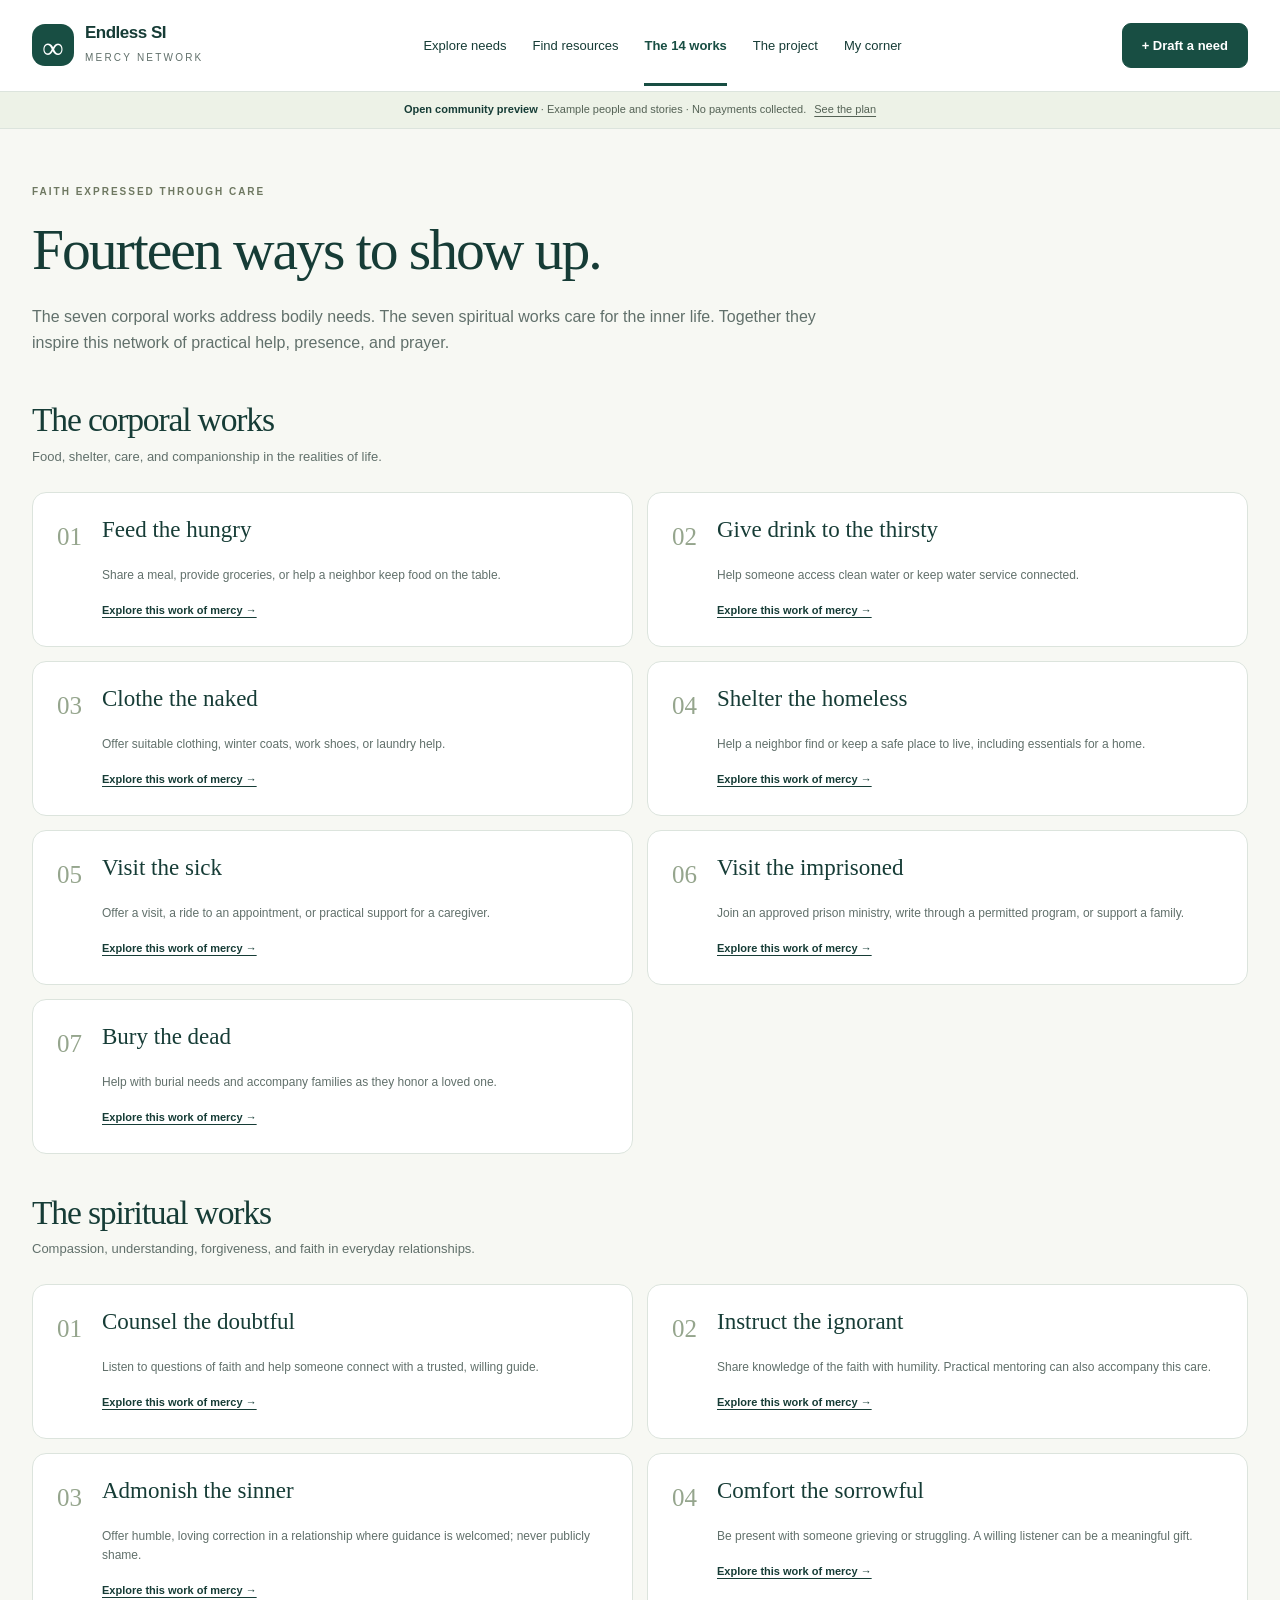
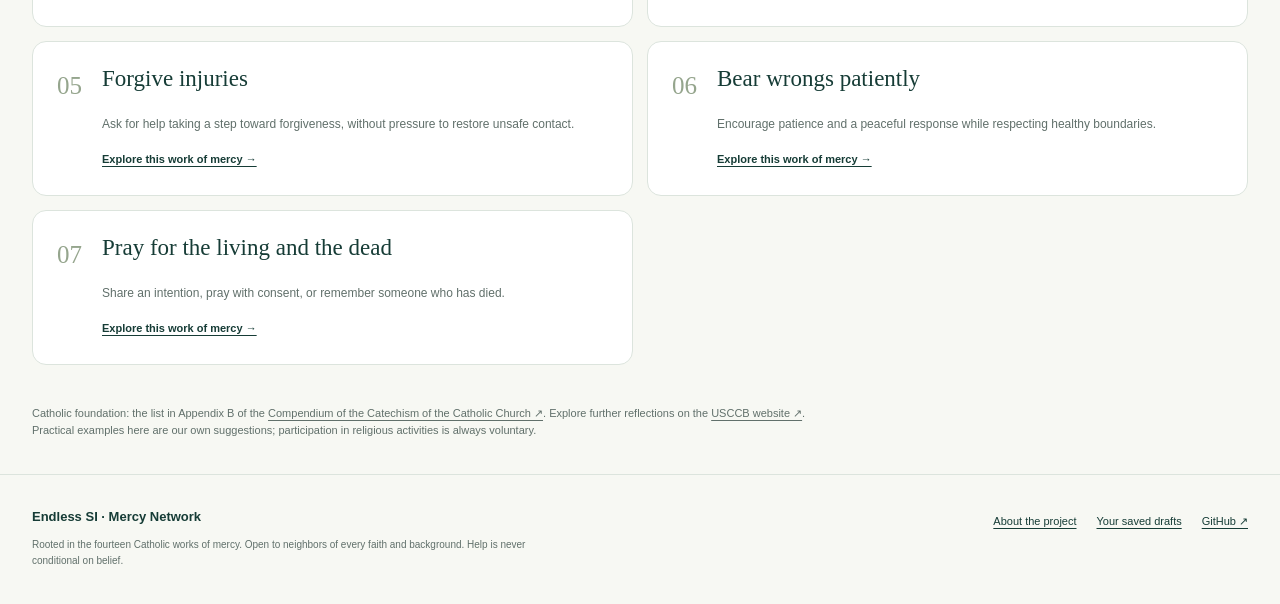
<file: mercy/works.html>
<!doctype html>
<html lang="en"><head>
<meta charset="utf-8"><meta name="viewport" content="width=device-width, initial-scale=1">
<meta name="description" content="Discover the seven corporal and seven spiritual works of mercy and practical ways to care for a neighbor."><meta name="referrer" content="no-referrer">
<meta http-equiv="Content-Security-Policy" content="default-src 'self'; script-src 'self'; style-src 'self'; img-src 'self' data:; connect-src 'none'; base-uri 'none'; form-action 'none'">
<meta name="theme-color" content="#184e43"><meta property="og:title" content="The fourteen works of mercy | Endless SI Mercy Network"><meta property="og:description" content="Discover the seven corporal and seven spiritual works of mercy and practical ways to care for a neighbor."><meta property="og:type" content="website">
<title>The fourteen works of mercy | Endless SI Mercy Network</title><link rel="icon" href="assets/favicon.svg" type="image/svg+xml"><link rel="stylesheet" href="assets/styles.css"><script type="module" src="assets/app.mjs"></script>
</head><body data-page="works">
<a class="skip" href="#main">Skip to content</a>
<header class="site-header"><div class="shell header-inner"><a class="brand" href="../index.html" aria-label="Endless SI home"><span class="brand-symbol" aria-hidden="true">∞</span><span><strong>Endless SI</strong><small>Mercy Network</small></span></a><nav class="nav" aria-label="Main navigation"><a href="index.html">Explore needs</a><a href="resources.html">Find resources</a><a href="works.html" aria-current="page">The 14 works</a><a href="project.html">The project</a><a href="my-corner.html">My corner</a></nav><button class="button primary" data-action="draft">+ Draft a need</button></div></header>
<div class="preview-bar"><strong>Open community preview</strong> · Example people and stories · No payments collected. <a href="project.html">See the plan</a></div>
<main class="shell" id="main"><section class="intro"><div class="eyebrow">Faith expressed through care</div><h1>Fourteen ways to show up.</h1><p>The seven corporal works address bodily needs. The seven spiritual works care for the inner life. Together they inspire this network of practical help, presence, and prayer.</p></section><section class="works-section"><div class="section-heading"><div><h2>The corporal works</h2><p>Food, shelter, care, and companionship in the realities of life.</p></div></div><div class="works-grid"><article class="work-card"><span class="work-number" aria-hidden="true">01</span><div><h3>Feed the hungry</h3><p>Share a meal, provide groceries, or help a neighbor keep food on the table.</p><a href="index.html?work=feed#explore">Explore this work of mercy →</a></div></article><article class="work-card"><span class="work-number" aria-hidden="true">02</span><div><h3>Give drink to the thirsty</h3><p>Help someone access clean water or keep water service connected.</p><a href="index.html?work=drink#explore">Explore this work of mercy →</a></div></article><article class="work-card"><span class="work-number" aria-hidden="true">03</span><div><h3>Clothe the naked</h3><p>Offer suitable clothing, winter coats, work shoes, or laundry help.</p><a href="index.html?work=clothe#explore">Explore this work of mercy →</a></div></article><article class="work-card"><span class="work-number" aria-hidden="true">04</span><div><h3>Shelter the homeless</h3><p>Help a neighbor find or keep a safe place to live, including essentials for a home.</p><a href="index.html?work=shelter#explore">Explore this work of mercy →</a></div></article><article class="work-card"><span class="work-number" aria-hidden="true">05</span><div><h3>Visit the sick</h3><p>Offer a visit, a ride to an appointment, or practical support for a caregiver.</p><a href="index.html?work=sick#explore">Explore this work of mercy →</a></div></article><article class="work-card"><span class="work-number" aria-hidden="true">06</span><div><h3>Visit the imprisoned</h3><p>Join an approved prison ministry, write through a permitted program, or support a family.</p><a href="index.html?work=prison#explore">Explore this work of mercy →</a></div></article><article class="work-card"><span class="work-number" aria-hidden="true">07</span><div><h3>Bury the dead</h3><p>Help with burial needs and accompany families as they honor a loved one.</p><a href="index.html?work=bury#explore">Explore this work of mercy →</a></div></article></div></section><section class="works-section"><div class="section-heading"><div><h2>The spiritual works</h2><p>Compassion, understanding, forgiveness, and faith in everyday relationships.</p></div></div><div class="works-grid"><article class="work-card"><span class="work-number" aria-hidden="true">01</span><div><h3>Counsel the doubtful</h3><p>Listen to questions of faith and help someone connect with a trusted, willing guide.</p><a href="index.html?work=counsel#explore">Explore this work of mercy →</a></div></article><article class="work-card"><span class="work-number" aria-hidden="true">02</span><div><h3>Instruct the ignorant</h3><p>Share knowledge of the faith with humility. Practical mentoring can also accompany this care.</p><a href="index.html?work=instruct#explore">Explore this work of mercy →</a></div></article><article class="work-card"><span class="work-number" aria-hidden="true">03</span><div><h3>Admonish the sinner</h3><p>Offer humble, loving correction in a relationship where guidance is welcomed; never publicly shame.</p><a href="index.html?work=admonish#explore">Explore this work of mercy →</a></div></article><article class="work-card"><span class="work-number" aria-hidden="true">04</span><div><h3>Comfort the sorrowful</h3><p>Be present with someone grieving or struggling. A willing listener can be a meaningful gift.</p><a href="index.html?work=comfort#explore">Explore this work of mercy →</a></div></article><article class="work-card"><span class="work-number" aria-hidden="true">05</span><div><h3>Forgive injuries</h3><p>Ask for help taking a step toward forgiveness, without pressure to restore unsafe contact.</p><a href="index.html?work=forgive#explore">Explore this work of mercy →</a></div></article><article class="work-card"><span class="work-number" aria-hidden="true">06</span><div><h3>Bear wrongs patiently</h3><p>Encourage patience and a peaceful response while respecting healthy boundaries.</p><a href="index.html?work=bear#explore">Explore this work of mercy →</a></div></article><article class="work-card"><span class="work-number" aria-hidden="true">07</span><div><h3>Pray for the living and the dead</h3><p>Share an intention, pray with consent, or remember someone who has died.</p><a href="index.html?work=pray#explore">Explore this work of mercy →</a></div></article></div></section><p class="source-note">Catholic foundation: the list in Appendix B of the <a href="https://www.vatican.va/archive/compendium_ccc/documents/archive_2005_compendium-ccc_en.html" target="_blank" rel="noopener noreferrer">Compendium of the Catechism of the Catholic Church ↗</a>. Explore further reflections on the <a href="https://www.usccb.org/beliefs-and-teachings/how-we-teach/new-evangelization/jubilee-of-mercy/the-spiritual-works-of-mercy" target="_blank" rel="noopener noreferrer">USCCB website ↗</a>. Practical examples here are our own suggestions; participation in religious activities is always voluntary.</p></main>
<footer class="site-footer"><div class="shell footer-inner"><div><span class="footer-brand">Endless SI · Mercy Network</span><p>Rooted in the fourteen Catholic works of mercy. Open to neighbors of every faith and background. Help is never conditional on belief.</p></div><div class="footer-links"><a href="project.html">About the project</a><a href="my-corner.html">Your saved drafts</a><a href="https://github.com/Maestro-Student777/endless-ai-product-realization" target="_blank" rel="noopener noreferrer">GitHub ↗</a></div></div></footer>
<dialog id="modal" aria-labelledby="modal-title"></dialog><div class="toast" id="notice" role="status" aria-live="polite"></div>
</body></html>
</file>
<file: hotel-founder/chapter2.css>
.chapter{padding:38px 0 64px;background:radial-gradient(ellipse at 8% 0,#e1ebe4,transparent 45%),#f8f5ed}.chapter-top{display:flex;justify-content:space-between;gap:15px;align-items:center}.chapter-top a{font-size:.85rem}.chapter-title{display:grid;grid-template-columns:1.5fr 1fr;gap:35px;align-items:end;margin:55px 0 35px}.chapter-title h2{font-size:clamp(2.8rem,6vw,4.8rem);margin:12px 0;line-height:1.03}.chapter-title em{font-style:normal;color:#126c68}.chapter-title p{color:#546267;font-size:1.08rem}.chapter-layout{display:grid;grid-template-columns:330px 1fr;gap:28px;align-items:start}.chapter-card{background:#fff;border:1px solid #dce6e1;border-radius:20px;padding:24px;margin-bottom:18px}.chapter-card p{color:#546267}.chapter-card h3{font-size:1.45rem}.welcome h3{font-size:2rem;margin-top:15px}.chapter-section{padding-top:75px;scroll-margin-top:70px}.chapter-section>p{max-width:780px}.chapter-section h2{font-size:clamp(2rem,4vw,3rem)}.nexus{background:radial-gradient(ellipse at 50% 20%,#3c2714,transparent 40%),#0b0d11;border:5px solid #262a31;border-radius:39px;padding:22px;color:#f4f6f8;box-shadow:0 22px 45px #1d2b2930;text-align:center}.nexus-top{display:flex;justify-content:space-between;font-size:.57rem;letter-spacing:.14em;color:#c6b6a0}.orb{width:90px;height:90px;border-radius:50%;margin:28px auto;background:radial-gradient(circle at 38% 30%,#fff0b4,#ef9c35 27%,#ac5111 60%,#27130c 80%);box-shadow:0 0 35px #f29b2560,inset -10px -10px 15px #3a180c}.nexus h3{font-size:1.45rem;font-weight:550;line-height:1.2}.nexus>p{color:#b3b8c1;font-size:.83rem}.nexus-grid{display:grid;grid-template-columns:repeat(3,1fr);gap:8px;margin:24px 0}.nexus-grid a,.nexus-grid button{border:1px solid #343841;background:#171b23;color:#f4bd6b;border-radius:13px;padding:11px 3px;text-decoration:none;font:20px system-ui;cursor:pointer}.nexus-grid span{display:block;font-size:.66rem;color:#e4e7ee;margin-top:6px}.nexus-grid a:hover,.nexus-grid button:hover{background:#2b303a}.nexus form{display:flex;border:1px solid #383d47;border-radius:20px;overflow:hidden}.nexus input{background:transparent;color:#fff;width:100%;min-width:0;padding:10px;border:0;font-size:.77rem}.nexus form button{background:transparent;color:#f4bd6b;border:0;font-size:20px}.nexus #commandStatus{font-size:.7rem;min-height:3em}#checklist label{display:flex;align-items:flex-start;gap:12px;padding:13px 0;border-bottom:1px solid #e3e8e4;cursor:pointer}input[type=checkbox]{width:19px;height:19px;accent-color:#126c68;flex-shrink:0;margin-top:4px}.contact-grid{display:grid;grid-template-columns:repeat(2,minmax(0,1fr));gap:18px}.contact-grid .chapter-card{margin:0}.contact-grid .buttons{gap:8px;margin-top:15px}.contact-grid .button{padding:8px 11px;font-size:.83rem}.pill{display:inline-block;font-size:.72rem;font-weight:800;color:#126c68;background:#e8f3ef;padding:4px 8px;border-radius:5px;margin-bottom:12px}.contact-detail{font-size:.85rem;overflow-wrap:anywhere}.contact-source{font-size:.76rem}.contact-stage{width:100%;margin-top:10px;border:1px solid #b3c6be;border-radius:8px;padding:7px;background:#fff}.wide-input,.chapter textarea,.outreach-dialog textarea,.outreach-dialog input{font:inherit;display:block;width:100%;padding:12px;border:1px solid #adbdb6;border-radius:10px;background:white;color:#1b282a;margin:7px 0 15px}.chapter textarea{min-height:120px}.chapter label{font-size:.9rem;font-weight:650}.chapter details{margin-top:18px}.chapter summary{font-weight:750;cursor:pointer}.chapter details p{margin-bottom:0}.sources{font-size:.8rem}.calc-grid{display:grid;grid-template-columns:repeat(3,1fr);gap:15px}.calc-grid input{display:block;width:100%;font:inherit;padding:9px;margin-top:5px;border:1px solid #b9c9c1;border-radius:8px}#calcResult{display:block;padding:20px 0 0;color:#126c68;font-size:1.08rem;font-weight:700}.chapter #noteList p{border-top:1px solid #dce6e1;padding-top:14px;white-space:pre-wrap;overflow-wrap:anywhere}.chapter #frontierList{padding-left:22px;overflow-wrap:anywhere}.chapter #frontierList button{font-size:.72rem;margin-left:8px}.sr-only{position:absolute;width:1px;height:1px;overflow:hidden;clip:rect(0,0,0,0)}:focus-visible{outline:3px solid #db8b20;outline-offset:3px}dialog{border:0;box-shadow:0 30px 80px #0005;max-height:90dvh;overflow:auto}dialog::backdrop{background:#142b3dcc;backdrop-filter:blur(7px)}.outreach-dialog{width:min(640px,calc(100% - 24px));border-radius:24px;padding:32px}.outreach-dialog h2{font-size:1.9rem;margin-right:24px}.dialog-close{position:absolute;right:18px;top:12px;border:0;background:transparent;color:inherit;font-size:28px}.outreach-dialog textarea{min-height:250px}.outreach-dialog label{display:block;margin-top:15px}.practice-dialog{width:min(430px,calc(100% - 24px));background:linear-gradient(160deg,#152746,#071326);color:#f2f6ff;border-radius:32px;padding:28px;text-align:center}.practice-avatar{background:#244368;border:1px solid #4a6589;width:58px;height:58px;margin:5px auto 18px;border-radius:50%;display:grid;place-items:center;font-size:24px}.practice-label{font-size:.65rem;letter-spacing:.12em;color:#9dbce0}.practice-dialog h2{font-size:1.65rem;margin:10px 0}.practice-dialog p{font-size:.8rem;color:#bdd0e8}.wave{letter-spacing:5px;color:#72b4fb;margin:12px 0;font-size:22px}.transcript{text-align:left;max-height:210px;overflow:auto;border:1px solid #365074;border-radius:14px;padding:13px;font-size:.83rem;scroll-behavior:smooth}.transcript p{margin:5px 0 14px;white-space:pre-wrap;overflow-wrap:anywhere}.transcript strong{color:#8fc5fc}.practice-dialog textarea{font:inherit;background:#0d1c32;color:white;border:1px solid #45658e;border-radius:12px;width:100%;min-height:80px;padding:10px;margin:8px 0}.practice-dialog label{font-size:.78rem;display:block;text-align:left;margin-top:14px}.practice-controls{display:flex;justify-content:center;gap:10px}.practice-controls button{border:1px solid #42618b;background:#213b5d;color:white;border-radius:20px;padding:9px 13px;font-size:.8rem}.hangup{background:#d83d51;color:white;border:0;border-radius:25px;padding:12px 20px;font-weight:750}.practice-controls button[aria-pressed=true]{background:#386499}#draftStatus,#chapterStatus{font-size:.85rem}#restoreChapter{max-width:100%;margin-top:8px}.chapter .button[hidden]{display:none}@media(max-width:760px){.chapter-title,.chapter-layout{grid-template-columns:1fr}.chapter-title{gap:0;margin-top:35px}.nexus{max-width:350px;width:100%;margin:auto}.contact-grid{grid-template-columns:1fr}.calc-grid{grid-template-columns:repeat(2,1fr)}.chapter-top{align-items:flex-start}.chapter-top a{max-width:120px}.chapter-section{padding-top:50px}.chapter-card{padding:20px}}@media print{.nexus,dialog,#contactFilter,.chapter button,.chapter input[type=file]{display:none}.chapter{padding:20px 0}.chapter-title,.chapter-layout{display:block}.chapter-section{padding-top:20px}}

.chapter-tabs a{padding:9px 13px;border-radius:10px;border:1px solid #dce6e1;white-space:nowrap}.chapter-tabs a[aria-current="page"]{background:#126c68;color:white;border-color:#126c68}.chapter-tabs{display:flex!important}.chapter-title h1{font-size:clamp(2.7rem,5vw,4rem);margin:12px 0;line-height:1.08}.chapter{scroll-margin-top:80px}.route-table-wrap{overflow:auto;margin:25px 0;border:1px solid #dce6e1;border-radius:16px;background:white}.route-table{border-collapse:collapse;width:100%;min-width:780px;font-size:.92rem}.route-table th,.route-table td{padding:20px;border-bottom:1px solid #dce6e1;text-align:left;vertical-align:top}.route-table thead{background:#e8f3ef;color:#126c68}.route-table th[scope=row]{width:18%;font-size:1.05rem}.route-table td{width:27.3%}.route-fields{display:grid;grid-template-columns:repeat(3,1fr);gap:18px}.route-fields textarea{min-height:170px}.route-workbook{margin-top:20px}#routeStatus{font-size:.85rem}@media(max-width:760px){.nav{flex-wrap:wrap;padding-top:12px;padding-bottom:12px;gap:9px}.chapter-tabs{gap:7px;font-size:.75rem}.chapter-tabs a{padding:7px 9px}.route-fields{grid-template-columns:1fr}.route-fields textarea{min-height:100px}}
</file>
<file: kent-cleaning/style.css>
@import url('https://fonts.googleapis.com/css2?family=DM+Sans:wght@400;500;600;700&family=Manrope:wght@400;500;600;700;800&display=swap');
:root{--ink:#163946;--dark:#123542;--lime:#c5f065;--bg:#f3f6f7;--line:#dce5e8;--muted:#586d76;--white:#fff;--blue:#245b73}*{box-sizing:border-box}body{margin:0;background:var(--bg);color:var(--ink);font-family:'DM Sans',sans-serif;font-size:16px;line-height:1.6}button,input,select,textarea{font:inherit}button,a{ -webkit-tap-highlight-color:transparent}button{cursor:pointer}a{color:var(--blue);text-underline-offset:4px}button{border:0;border-radius:8px;padding:11px 17px;font-weight:600}button:focus-visible,a:focus-visible,input:focus-visible,select:focus-visible,textarea:focus-visible{outline:3px solid #338ca6;outline-offset:3px}header{background:white;border-bottom:1px solid var(--line);padding:22px 36px;display:flex;justify-content:space-between;align-items:center;gap:20px}.brand{display:flex;align-items:center;gap:13px;text-decoration:none;color:var(--ink);font-weight:800;letter-spacing:1px;font-size:15px}.brand small{display:block;font-size:13px;letter-spacing:0;font-weight:400;color:var(--muted)}.mark{display:grid;place-items:center;background:var(--dark);color:var(--lime);width:48px;height:48px;border-radius:10px;font-size:28px;letter-spacing:-2px}.header-actions{display:flex;align-items:center;gap:18px}.prototype{font-size:13px;color:var(--muted);border:1px solid var(--line);border-radius:30px;padding:5px 12px}.shell{display:grid;grid-template-columns:248px 1fr;min-height:calc(100vh - 93px)}aside{background:white;padding:36px 20px;border-right:1px solid var(--line)}.nav-label,.small-label,.eyebrow{font-size:12px;font-weight:800;letter-spacing:1.4px}.nav-label{color:var(--muted);margin:0 12px 15px}nav{display:grid;gap:7px}.nav-item{display:flex;align-items:center;gap:13px;padding:12px 14px;width:100%;text-align:left;color:var(--muted);background:transparent;font-size:15px}.nav-item.active{background:var(--dark);color:white}.nav-item .nav-num{font-size:12px;opacity:.65;min-width:18px}.nav-item.active .nav-num{color:var(--lime);opacity:1}.sidebar-note{margin:36px 13px 0;padding-top:26px;border-top:1px solid var(--line);font-size:14px}.sidebar-note .muted{font-size:12px}main{padding:42px clamp(24px,4vw,64px) 48px;max-width:1450px;width:100%;margin:0 auto}.eyebrow{color:#397184}h1,h2,h3{font-family:Manrope,sans-serif;line-height:1.2}h1{font-size:clamp(34px,3.8vw,52px);letter-spacing:-1.8px;margin:12px 0 16px;font-weight:800}h2{font-size:23px;letter-spacing:-.6px}h3{font-size:19px;margin:12px 0}p{margin:10px 0 18px}.page-heading{margin-bottom:28px}.page-heading>p{color:var(--muted);max-width:710px}.welcome-strip{display:flex;justify-content:space-between;align-items:center;gap:24px;background:var(--dark);color:#fff;padding:28px 32px;border-radius:13px;margin-bottom:26px}.welcome-strip .small-label{color:var(--lime)}.welcome-strip h2{font-size:26px;margin:8px 0}.welcome-strip p{color:#c2d3d9;margin:7px 0}.primary{background:var(--lime);color:var(--dark)}.secondary{background:white;color:var(--ink);border:1px solid var(--line)}.text-button{padding:0;background:none;color:var(--blue);text-align:left;text-decoration:underline;text-underline-offset:5px}.overview-grid,.grid{display:grid;grid-template-columns:repeat(3,minmax(0,1fr));gap:20px}.card{background:white;border:1px solid var(--line);border-radius:12px;padding:25px}.card p{color:var(--muted)}.card .number{font:700 14px Manrope,sans-serif;color:#557e8c}.card h2{font-size:23px;margin:20px 0 12px}.notice{font-size:14px;color:var(--muted);padding:15px 0}.muted{color:var(--muted)}#toast{position:fixed;bottom:20px;left:50%;transform:translateX(-50%);background:var(--dark);color:white;padding:12px 20px;border-radius:9px;opacity:0;pointer-events:none;transition:opacity .15s;z-index:50}#toast.show{opacity:1}@media(max-width:900px){header{padding:18px 20px}.shell{grid-template-columns:1fr}aside{padding:14px 18px;border-right:0;border-bottom:1px solid var(--line)}.nav-label,.sidebar-note{display:none}nav{display:flex;overflow:auto;gap:5px}.nav-item{white-space:nowrap;width:auto;font-size:14px}.nav-num{display:none}main{padding:28px 20px}.overview-grid,.grid{grid-template-columns:repeat(2,minmax(0,1fr))}}@media(max-width:600px){.brand{font-size:13px}.brand small{font-size:12px}.header-actions{gap:7px}.prototype{display:none}#preview-toggle{font-size:13px;padding:8px}.mark{width:39px;height:39px}.welcome-strip{align-items:flex-start;flex-direction:column;padding:24px}.overview-grid,.grid{grid-template-columns:1fr}h1{font-size:37px}.card{padding:22px}}
[hidden]{display:none!important}.section-line{display:flex;align-items:baseline;justify-content:space-between;gap:20px;margin:32px 0 17px}.section-line h2{margin:0}.section-line>span{font-size:14px}.grid.two{grid-template-columns:repeat(2,minmax(0,1fr))}.bottom-row{display:flex;align-items:center;justify-content:space-between;gap:20px;border-top:1px solid var(--line);margin-top:30px;padding-top:15px}.bottom-row p{font-size:15px}.badge{display:inline-block;padding:4px 9px;border-radius:5px;background:#edf3f5;color:#355969;font-size:12px;font-weight:700}.card a{font-size:14px;font-weight:600}.card p:last-child{margin-bottom:0}.link-row{display:flex;align-items:center;flex-wrap:wrap;gap:16px;margin-top:16px}.link-row a{font-size:14px}.supplier .small-label{color:#5c7781}.supplier h3{margin-top:12px}details summary{cursor:pointer;font-weight:600;font-size:15px}details[open] summary{margin-bottom:15px}details p{font-size:15px}details.card{margin-top:24px}.filter-bar{display:flex;justify-content:space-between;align-items:center;gap:15px;margin-bottom:22px}.segments{display:flex;padding:4px;background:#e5edef;border-radius:9px;flex-wrap:wrap}.segments button{font-size:14px;padding:8px 12px;background:transparent;color:var(--muted)}.segments button.active{background:white;color:var(--ink);box-shadow:0 2px 5px #16394612}.prospect{display:flex;flex-direction:column;align-items:flex-start}.prospect h3{font-size:21px}.prospect>p{font-size:15px}.ask{border-left:2px solid #a8c7d2;padding-left:12px}.contact-actions{display:flex;flex-direction:column;gap:7px;margin:auto 0 16px;max-width:100%;overflow-wrap:anywhere}.contact-actions .phone{font-size:19px;text-decoration:none}.script-panel{display:grid;grid-template-columns:1fr 1.4fr;gap:30px;background:#e5edf0;padding:28px;border-radius:13px;margin-top:30px}label{display:flex;flex-direction:column;font-size:14px;font-weight:600;gap:6px;margin:0 0 16px}input,select,textarea{width:100%;min-width:0;border:1px solid #bfcfd5;border-radius:7px;padding:11px 12px;color:var(--ink);background:white;font-size:16px;line-height:1.5}textarea{resize:vertical;min-height:100px}input::placeholder,textarea::placeholder{color:#6b7a82;font-size:14px;font-weight:400}.steps{background:white;border:1px solid var(--line);border-radius:12px;padding:8px 25px}.step{display:flex;gap:24px;padding:22px 0;border-bottom:1px solid var(--line)}.step:last-child{border-bottom:0}.step>span{display:grid;place-items:center;flex-shrink:0;align-self:flex-start;width:42px;height:42px;border-radius:50%;background:#ecf2f4;font-size:14px;font-weight:700}.step h3{margin:0 0 8px}.step p{margin:0;color:var(--muted)}.plain-list{list-style:none;padding:0;font-size:15px}.plain-list li{margin:14px 0;color:var(--muted)}.plain-list b{color:var(--ink)}.callout{padding:24px 28px;margin:25px 0;background:#e6eef1;border-left:4px solid #5c8d9e;border-radius:0 10px 10px 0}.callout h3{margin:0 0 12px}.callout p{font-size:15px}.callout a{font-size:14px}.callout.slim{font-size:14px;margin-top:0}.welcome-strip a{color:var(--dark);background:var(--lime);padding:11px 17px;border-radius:8px;text-decoration:none;white-space:nowrap;font-weight:700;font-size:15px}.intro-card{padding:30px;border-radius:13px;background:var(--dark);color:white}.intro-card .small-label{color:var(--lime)}.intro-copy{font-family:Manrope,sans-serif;font-size:clamp(21px,2.2vw,28px);line-height:1.55;max-width:850px;margin:20px 0 25px}.intro-card a{color:white}.intro-card .fine{color:#c2d3d9;margin-top:22px}.empty-project{border:2px dashed #b7cbd3;border-radius:12px;padding:30px;display:flex;gap:23px;align-items:center}.empty-mark{background:white;border:1px solid var(--line);border-radius:10px;display:grid;place-items:center;flex-shrink:0;width:68px;height:68px;color:#6292a2;font-size:35px}.empty-project h3{margin-top:0}.empty-project p{color:var(--muted)}.fine{font-size:13px;line-height:1.6;color:var(--muted)}.form-grid{display:grid;grid-template-columns:1fr 1fr;gap:0 18px;margin-top:20px}.form-grid .wide{grid-column:1/-1}.quote-layout{display:grid;grid-template-columns:1.25fr 1fr;gap:24px;align-items:start}.quote-layout h2{margin-top:0}.draft-card{background:#e7eff2}.draft-card h2{margin:12px 0 18px}.draft-card textarea{font-size:14px}.estimate-panel #estimate-result{margin-top:24px;border-top:1px solid var(--line);padding-top:20px}.estimate-panel textarea{margin-bottom:16px;font-size:14px}.preserve{white-space:pre-wrap}.sr-only{position:absolute;width:1px;height:1px;padding:0;margin:-1px;overflow:hidden;clip:rect(0,0,0,0);white-space:nowrap;border:0}@media(max-width:1100px){.overview-grid{grid-template-columns:1fr}.overview-grid .card{display:grid;grid-template-columns:150px 1fr;gap:0 25px}.overview-grid .card h2{margin:0 0 12px}.overview-grid .card p,.overview-grid .text-button{grid-column:2}.filter-bar{align-items:flex-start;flex-direction:column}.quote-layout{grid-template-columns:1fr}}@media(max-width:700px){.grid.two,.grid,.script-panel{grid-template-columns:1fr}.section-line{align-items:flex-start;flex-direction:column;gap:8px}.bottom-row{align-items:flex-start;flex-direction:column}.overview-grid .card{display:block}.overview-grid .card h2{margin:15px 0 12px}.script-panel{padding:23px}.form-grid{grid-template-columns:1fr}.empty-project{align-items:flex-start;flex-direction:column;padding:23px}.intro-card{padding:25px}.welcome-strip a{white-space:normal}.step{gap:15px}.steps{padding:7px 18px}}
@media(prefers-reduced-motion:reduce){*{scroll-behavior:auto!important;transition:none!important}}
</file>
<file: mercy/assets/styles.css>
:root{--ink:#163c36;--green:#184e43;--green-dark:#113b33;--muted:#61706b;--paper:#f7f8f3;--line:#dce4dd;--gold:#d8a747;--soft:#ecf2e9;--white:#fff;--radius:18px;font-family:Arial,Helvetica,sans-serif;color:var(--ink);background:var(--paper);font-synthesis:none}
*{box-sizing:border-box}body{margin:0;line-height:1.6}button,input,select,textarea{font:inherit}button,a,input,select,textarea{-webkit-tap-highlight-color:transparent}button{cursor:pointer}a{color:inherit;text-underline-offset:3px}button:disabled{cursor:not-allowed;opacity:.6}:focus-visible{outline:3px solid #b17a19;outline-offset:4px}h1,h2,h3,p{margin-top:0}h1,h2,h3{line-height:1.14}h1,h2{font-family:Georgia,'Times New Roman',serif;font-weight:500;letter-spacing:-.035em}h1{font-size:clamp(2.65rem,5vw,4.5rem);margin-bottom:22px}h2{font-size:2.1rem}h3{font-size:1.12rem}p{color:var(--muted)}[hidden]{display:none!important}.shell{width:min(1240px,calc(100% - 64px));margin-inline:auto}.skip{position:absolute;top:-100px;left:20px;z-index:100;background:white;padding:12px}.skip:focus{top:10px}.site-header{background:#fff;border-bottom:1px solid var(--line)}.header-inner{display:flex;align-items:center;justify-content:space-between;gap:28px;min-height:91px}.brand{display:flex;align-items:center;gap:11px;text-decoration:none;white-space:nowrap}.brand-symbol{width:42px;height:42px;display:grid;place-items:center;background:var(--green);border-radius:13px;color:#fff;font-size:30px;font-family:Georgia,serif}.brand strong{display:block;font-size:17px;line-height:1.2;letter-spacing:-.5px}.brand small{font-size:10px;text-transform:uppercase;letter-spacing:2.2px;color:var(--muted)}.nav{display:flex;gap:26px;align-items:center;white-space:nowrap}.nav a{font-size:13px;text-decoration:none;padding:31px 0 27px;border-bottom:3px solid transparent}.nav a[aria-current=page]{color:var(--green);border-color:var(--green);font-weight:700}.button{display:inline-flex;justify-content:center;align-items:center;gap:9px;min-height:45px;padding:10px 19px;border:1px solid var(--line);border-radius:9px;background:#fff;color:var(--green);font-size:13px;font-weight:700;line-height:1.5;text-decoration:none}.button:hover{background:var(--soft);border-color:#bacbbb}.button.primary{background:var(--green);color:#fff;border-color:var(--green)}.button.primary:hover{background:var(--green-dark)}.button.quiet{background:transparent}.button.small{padding:8px 13px;min-height:40px}.button.danger{color:#9b332b}.preview-bar{background:#edf2e7;border-bottom:1px solid var(--line);text-align:center;padding:9px 20px;color:#546255;font-size:11px}.preview-bar strong{color:var(--ink)}.preview-bar a{margin-left:5px}.hero{display:grid;grid-template-columns:1.45fr .85fr;gap:60px;align-items:center;padding:66px 0 49px}.eyebrow{font-size:10px;font-weight:700;letter-spacing:2px;text-transform:uppercase;color:#6e7861;margin-bottom:17px}.hero .lead{max-width:580px;font-size:17px;line-height:1.75;margin-bottom:24px}.hero h1 em{font-style:normal;color:#507765}.actions{display:flex;flex-wrap:wrap;gap:10px;align-items:center}.hero-note{margin:18px 0 0;font-size:11px}.hero-card{background:var(--green);border-radius:22px;padding:34px;color:white;position:relative;overflow:hidden}.hero-card .eyebrow,.hero-card p{color:#c5dbd0}.hero-card h2{font-size:2.3rem;margin-bottom:17px}.hero-card p{font-size:13px}.ways{display:grid;grid-template-columns:1fr 1fr;gap:11px;border-top:1px solid #527668;padding-top:22px;margin-top:23px}.ways span{font-size:12px;display:flex;gap:8px;align-items:center}.ways b{width:25px;height:25px;display:grid;place-items:center;color:#e4c475;font-weight:500;font-size:18px}.section-heading{display:flex;align-items:end;justify-content:space-between;gap:20px;margin:0 0 24px}.section-heading h2{margin:0 0 7px}.section-heading p{font-size:13px;margin:0}.intro{padding:55px 0 30px;max-width:810px}.intro h1{font-size:clamp(2.5rem,5vw,3.6rem)}.intro p{font-size:16px}.board-layout{display:grid;grid-template-columns:207px 1fr;gap:29px;padding-bottom:56px}.sidebar{border-top:1px solid var(--line);padding-top:20px}.sidebar h3{font-size:10px;text-transform:uppercase;letter-spacing:1.4px;color:var(--muted);margin:22px 0 12px}.work-filter{display:block;width:100%;text-align:left;border:0;background:transparent;color:#52655d;padding:9px 11px;border-radius:8px;font-size:12px;line-height:1.5}.work-filter.active{background:#e1ebdf;color:var(--green);font-weight:700}.work-filter:hover{background:#ecf0e7}.sidebar-callout{border-top:1px solid var(--line);margin-top:23px;padding-top:20px;font-size:12px}.sidebar-callout strong{display:block;margin-bottom:7px}.sidebar-callout p{font-size:12px}.toolbar{display:flex;align-items:end;gap:11px;flex-wrap:wrap;margin-bottom:15px}.field{display:flex;flex-direction:column;gap:6px;font-size:12px;font-weight:700;min-width:0}.field.search{flex:1;min-width:160px}.field input,.field select,.field textarea{width:100%;min-height:45px;border:1px solid #cdd8d0;border-radius:9px;background:#fff;padding:10px 12px;color:var(--ink);font-weight:400;line-height:1.5}.field textarea{min-height:110px;resize:vertical}.field small{font-weight:400;color:var(--muted)}.result-count{font-size:11px;color:var(--muted);margin-bottom:17px}.cards{display:grid;grid-template-columns:repeat(3,minmax(0,1fr));gap:17px}.need-card{background:white;border:1px solid var(--line);border-radius:var(--radius);display:flex;flex-direction:column;overflow:hidden;transition:transform .15s ease,box-shadow .15s ease}.need-card:hover{transform:translateY(-3px);box-shadow:0 12px 25px #123c3610}.card-top{padding:17px 20px;background:#edf2e8;display:flex;align-items:center;justify-content:space-between;border-bottom:1px solid #e5ece2;gap:10px}.category{font-size:10px;font-weight:700;color:#466451;letter-spacing:.3px}.example-tag{font-size:9px;letter-spacing:.7px;text-transform:uppercase;color:#6c7968;border:1px solid #cad7c5;border-radius:4px;padding:2px 5px;white-space:nowrap}.card-content{padding:21px;display:flex;flex-direction:column;flex:1}.person{display:flex;align-items:center;gap:9px;margin-bottom:17px}.avatar{width:34px;height:34px;border-radius:50%;background:#f4ead6;color:#725727;display:grid;place-items:center;font-family:Georgia,serif;font-size:12px;flex-shrink:0}.person strong{display:block;font-size:11px}.person small{display:block;color:var(--muted);font-size:10px}.need-card h3{font-family:Georgia,serif;font-size:23px;line-height:1.16;font-weight:500;letter-spacing:-.5px;margin-bottom:11px}.need-card h3 a{text-decoration:none}.card-story{font-size:12px;line-height:1.7;display:-webkit-box;-webkit-line-clamp:3;-webkit-box-orient:vertical;overflow:hidden}.card-bottom{margin-top:auto}.amount{font-family:Georgia,serif;font-size:29px;letter-spacing:-1px;margin-top:8px}.amount small{font-family:Arial,sans-serif;letter-spacing:0;font-size:10px;color:var(--muted);margin-left:5px}.card-link{display:flex;justify-content:space-between;border-top:1px solid var(--line);padding-top:13px;margin-top:13px;text-decoration:none;font-size:11px;font-weight:700}.resource-count{font-size:10px;color:var(--muted);margin-top:9px;margin-bottom:0}.empty{border:1px dashed #bac8bb;border-radius:16px;text-align:center;padding:42px 20px;grid-column:1/-1}.empty h2{font-size:25px}.empty p{font-size:14px}.resource-toolbar{padding:18px 21px;background:#eef2e9;border:1px solid var(--line);border-radius:14px;margin:0 0 21px}.resources-grid{display:grid;grid-template-columns:repeat(3,minmax(0,1fr));gap:18px;margin-bottom:45px}.resource-card{border:1px solid var(--line);border-radius:15px;padding:24px;background:white;display:flex;flex-direction:column}.resource-card .provider{font-size:10px;text-transform:uppercase;letter-spacing:.6px;color:#7a8069;margin-bottom:10px}.resource-card h3{font-family:Georgia,serif;font-size:24px;font-weight:500;margin:0 0 12px;letter-spacing:-.5px}.resource-card h3 a{text-decoration:none}.resource-card p{font-size:12px}.resource-card .cost{font-size:10px;border-top:1px solid var(--line);padding-top:13px;margin-bottom:10px;margin-top:auto}.resource-meta{display:flex;flex-wrap:wrap;gap:7px;margin-bottom:14px}.tag{font-size:10px;padding:3px 8px;background:var(--soft);border-radius:5px;color:#5f7365}.source-link{font-size:11px;display:flex;justify-content:space-between;overflow-wrap:anywhere}.source-note{font-size:11px;max-width:780px;margin:0 0 34px}.detail-top{display:flex;justify-content:space-between;gap:15px;align-items:center;margin:31px 0 24px}.back{font-size:12px;text-decoration:none}.detail-layout{display:grid;grid-template-columns:minmax(0,1fr) 320px;gap:29px;margin-bottom:50px}.profile-sheet{background:white;border:1px solid var(--line);border-radius:20px;overflow:hidden}.profile-band{background:#e7eee1;padding:29px 34px;display:flex;align-items:center;gap:14px}.profile-band .avatar{height:57px;width:57px;font-size:20px}.profile-band strong{font-size:17px;display:block}.profile-band small{font-size:12px;color:var(--muted)}.profile-body{padding:34px}.profile-body h1{font-size:38px}.profile-body h2{font-family:Arial,sans-serif;font-size:13px;font-weight:700;letter-spacing:0;margin:26px 0 10px}.profile-body p{font-size:14px;line-height:1.85;white-space:pre-line}.purpose{background:#f6f7f1;padding:18px 20px;border-radius:12px}.offer{border-left:3px solid var(--gold);padding-left:17px;margin-top:23px}.give-panel{align-self:start;padding:26px;background:white;border:1px solid var(--line);border-radius:18px;position:sticky;top:20px}.give-panel .amount{font-size:46px;margin:0 0 8px}.give-panel>p{font-size:12px}.give-panel .button{width:100%;margin-top:8px}.give-panel .fine{font-size:10px;margin:17px 0 0}.related-list{display:grid;gap:9px}.related-link{display:block;padding:14px 16px;border:1px solid var(--line);border-radius:10px;text-decoration:none;font-size:12px}.related-link strong{display:flex;justify-content:space-between;gap:12px}.related-link span{display:block;font-size:10px;color:var(--muted);margin-top:4px}.works-section{margin-bottom:40px}.works-grid{display:grid;grid-template-columns:repeat(2,minmax(0,1fr));gap:14px}.work-card{display:grid;grid-template-columns:32px 1fr;gap:13px;border:1px solid var(--line);background:white;border-radius:14px;padding:24px}.work-number{font-family:Georgia,serif;color:#95a58d;font-size:25px}.work-card h3{font-family:Georgia,serif;font-weight:500;font-size:23px}.work-card p{font-size:12px;margin-bottom:11px}.work-card a{font-size:11px;font-weight:700}.project-lead{display:grid;grid-template-columns:1.4fr .8fr;gap:55px;align-items:center;padding:57px 0 38px}.project-lead h1{font-size:clamp(2.7rem,5vw,4rem)}.project-note{border-left:3px solid var(--gold);padding:7px 0 7px 25px}.project-note p{font-family:Georgia,serif;font-size:24px;line-height:1.5;color:var(--green)}.project-note small{font-size:11px;color:var(--muted)}.project-grid{display:grid;grid-template-columns:1fr 1fr;gap:24px;margin-bottom:35px}.project-panel{border:1px solid var(--line);border-radius:17px;background:white;padding:30px}.project-panel h2{font-size:29px}.project-panel h3{font-size:14px;margin-top:25px}.project-panel p,.project-panel li{font-size:13px;color:var(--muted)}.project-panel ul{padding-left:18px}.project-panel li{margin-bottom:10px}.project-panel.dark{background:var(--green);color:white}.project-panel.dark p,.project-panel.dark li{color:#d0dfd5}.milestones{counter-reset:milestone;display:grid;gap:0;margin-bottom:35px}.milestone{display:grid;grid-template-columns:50px 1fr 1fr;gap:25px;padding:24px 0;border-top:1px solid var(--line)}.milestone:before{counter-increment:milestone;content:'0' counter(milestone);font:24px Georgia,serif;color:#8b9b81}.milestone h3{margin:0;font-size:15px}.milestone p{font-size:12px;margin:0}.share-panel{padding:29px;border:1px solid var(--line);background:#edf2e8;border-radius:17px;margin:20px 0 45px}.share-panel h2{font-size:28px}.share-panel p{font-size:13px;max-width:730px}.corner-grid{margin-top:28px;display:grid;grid-template-columns:1fr 1fr;gap:23px;margin-bottom:40px}.corner-grid h2{font-size:28px}.saved-card{padding:22px;background:white;border:1px solid var(--line);border-radius:13px;margin-bottom:13px}.saved-card h3{font-family:Georgia,serif;font-weight:500;font-size:23px;margin-bottom:12px;overflow-wrap:anywhere}.saved-card p{font-size:12px;white-space:pre-line;overflow-wrap:anywhere}.saved-card small{font-size:10px;color:var(--muted)}.device-note{padding:18px 21px;border:1px solid var(--line);background:#eef2e8;border-radius:12px;font-size:12px;margin-bottom:30px}.site-footer{border-top:1px solid var(--line);padding:28px 0 35px}.footer-inner{display:flex;align-items:start;justify-content:space-between;gap:20px}.footer-inner p{font-size:10px;max-width:510px;margin:8px 0 0}.footer-links{display:flex;gap:20px;font-size:11px;padding-top:10px}.footer-brand{font-size:13px;font-weight:700}.print-only{display:none}dialog{border:1px solid var(--line);border-radius:20px;padding:0;width:min(580px,calc(100% - 28px));max-height:calc(100dvh - 36px);color:var(--ink);box-shadow:0 24px 100px #123c3633}dialog::backdrop{background:#0b201b80;backdrop-filter:blur(3px)}body:has(dialog[open]){overflow:hidden}.modal-inner{padding:31px}.modal-heading{display:flex;justify-content:space-between;align-items:start;gap:20px}.modal-heading h2{font-size:30px;margin-bottom:13px}.close-button{border:0;background:#f1f3ec;border-radius:50%;width:32px;height:32px;color:var(--green);font-size:23px;line-height:1}.modal-intro{font-size:12px;margin-bottom:22px}.form-grid{display:grid;grid-template-columns:1fr 1fr;gap:17px}.form-grid .full{grid-column:1/-1}.form-actions{display:flex;flex-wrap:wrap;gap:9px;margin-top:22px}fieldset{border:1px solid var(--line);padding:13px 15px;border-radius:10px;margin:0}legend{font-size:11px;font-weight:700;padding:0 5px}.radio-label{display:flex;align-items:start;gap:8px;font-size:12px;margin:7px 0}.radio-label input{accent-color:var(--green);margin-top:3px}.help{font-size:11px;margin:10px 0 0}.error-text{font-size:12px;color:#a12f2f}.toast{position:fixed;bottom:22px;left:50%;transform:translateX(-50%);background:var(--green-dark);color:white;border-radius:12px;padding:14px 21px;font-size:12px;box-shadow:0 8px 30px #102f3420;z-index:100;width:max-content;max-width:calc(100% - 30px);text-align:center}.toast:empty{display:none}.inline-link{color:var(--green);text-decoration:underline;text-decoration-style:dotted;font-weight:600}.check-label{display:flex;align-items:center;gap:8px;font-size:11px;margin:13px 0;color:var(--muted)}.check-label input{accent-color:var(--green)}.share-url{overflow-wrap:anywhere;font-size:12px}.mobile-work{display:none}.form-hint{font-size:10px;color:var(--muted)}
@media(min-width:1500px){.hero{padding-top:78px;padding-bottom:65px}}
@media(max-width:1100px){.header-inner{gap:18px}.nav{gap:18px}.cards{grid-template-columns:repeat(2,minmax(0,1fr))}.hero{gap:30px}.header-inner>.button{display:none}.resources-grid{grid-template-columns:repeat(2,minmax(0,1fr))}.detail-layout{grid-template-columns:minmax(0,1fr) 290px}}
@media(max-width:800px){.shell{width:calc(100% - 38px)}.header-inner{flex-wrap:wrap;gap:0;padding-top:17px;min-height:auto}.nav{order:3;flex-basis:100%;overflow-x:auto;gap:24px}.nav a{padding:17px 0 13px;font-size:12px}.hero{grid-template-columns:1fr;padding:39px 0 35px;gap:27px}.hero h1{font-size:3.2rem;max-width:640px}.hero .lead{font-size:15px}.hero-card{padding:24px}.hero-card h2{font-size:28px}.ways{grid-template-columns:repeat(4,1fr);margin-top:16px;padding-top:17px}.hero-card>p{margin-bottom:10px}.board-layout{grid-template-columns:1fr;gap:0}.sidebar{display:none}.mobile-work{display:flex}.toolbar .field{flex:1;min-width:135px}.toolbar .field.search{flex-basis:100%}.detail-layout{grid-template-columns:1fr}.give-panel{position:static;order:-1}.give-panel .amount{font-size:34px}.give-panel .fine{margin-top:11px}.profile-body{padding:26px}.profile-body h1{font-size:33px}.project-lead{grid-template-columns:1fr;gap:15px;padding:40px 0 28px}.project-note p{font-size:20px;margin-bottom:6px}.milestone{grid-template-columns:33px 1fr;gap:15px}.milestone p{grid-column:2}.footer-inner{flex-direction:column;gap:10px}.preview-bar{font-size:10px;padding:8px 14px}.works-grid{grid-template-columns:1fr}}
@media(max-width:540px){.shell{width:calc(100% - 30px)}.hero h1{font-size:2.7rem;line-height:1.08}.hero .eyebrow{font-size:9px;letter-spacing:1.5px}.hero-card h2{font-size:27px}.ways{grid-template-columns:1fr 1fr}.cards,.resources-grid,.project-grid,.corner-grid{grid-template-columns:1fr}.card-top{padding:13px 21px}.card-content{padding:22px}.need-card h3{font-size:26px}.card-story{font-size:13px}.person strong{font-size:12px}.person small{font-size:11px}.amount{font-size:32px}.card-link{font-size:12px}.intro{padding:35px 0 20px}.intro p{font-size:14px}.intro h1{font-size:2.65rem}.resource-toolbar{padding:16px}.form-grid{grid-template-columns:1fr}.form-grid .full{grid-column:auto}.modal-inner{padding:23px}.form-actions .button{width:100%}.project-panel{padding:24px}.detail-top{flex-wrap:wrap}.profile-band{padding:24px}.profile-body{padding:23px}.section-heading{align-items:start;flex-direction:column;gap:7px}.footer-links{flex-wrap:wrap;gap:14px}.toolbar{gap:9px}.toolbar label{font-size:10px}.nav{gap:22px}.source-note{font-size:11px}.work-card{padding:20px;gap:9px}}
@media(prefers-reduced-motion:reduce){*{scroll-behavior:auto!important;transition:none!important}}
@media print{@page{margin:16mm}.site-header,.preview-bar,.site-footer,.no-print,dialog,.toast{display:none!important}.print-only{display:block}body{background:white;font-size:11pt;color:#193d35}.shell{width:100%}.project-lead{padding:0;gap:20px;grid-template-columns:1fr}.project-lead h1{font-size:34pt}.project-lead p{font-size:11pt}.project-note{margin:5px 0 15px}.project-note p{font-size:17pt}.project-grid{gap:14px}.project-panel{padding:18px;break-inside:avoid}.project-panel.dark{background:white;color:var(--ink)}.project-panel.dark p,.project-panel.dark li{color:var(--muted)}.project-panel h2{font-size:20pt}.project-panel p,.project-panel li{font-size:9pt}.milestone{padding:14px 0;break-inside:avoid}.share-panel{break-inside:avoid;margin:15px 0;padding:17px}.milestones{margin-bottom:15px}.project-grid{margin-bottom:18px}.resource-card{break-inside:avoid}.actions{display:none}}

@media(max-width:540px){.field input,.field select,.field textarea{font-size:16px}}

.conversation-feed{margin:44px 0;padding:28px;border:1px solid var(--line);border-radius:16px;background:#fff}.conversation-feed h2{margin:8px 0 12px}.conversation-feed p{max-width:68ch}.feed-placeholder{display:flex;flex-direction:column;gap:4px;padding:20px;border:1px dashed var(--line);border-radius:12px;background:#f7f9f6}.feed-placeholder span{color:var(--muted)}
</file>
